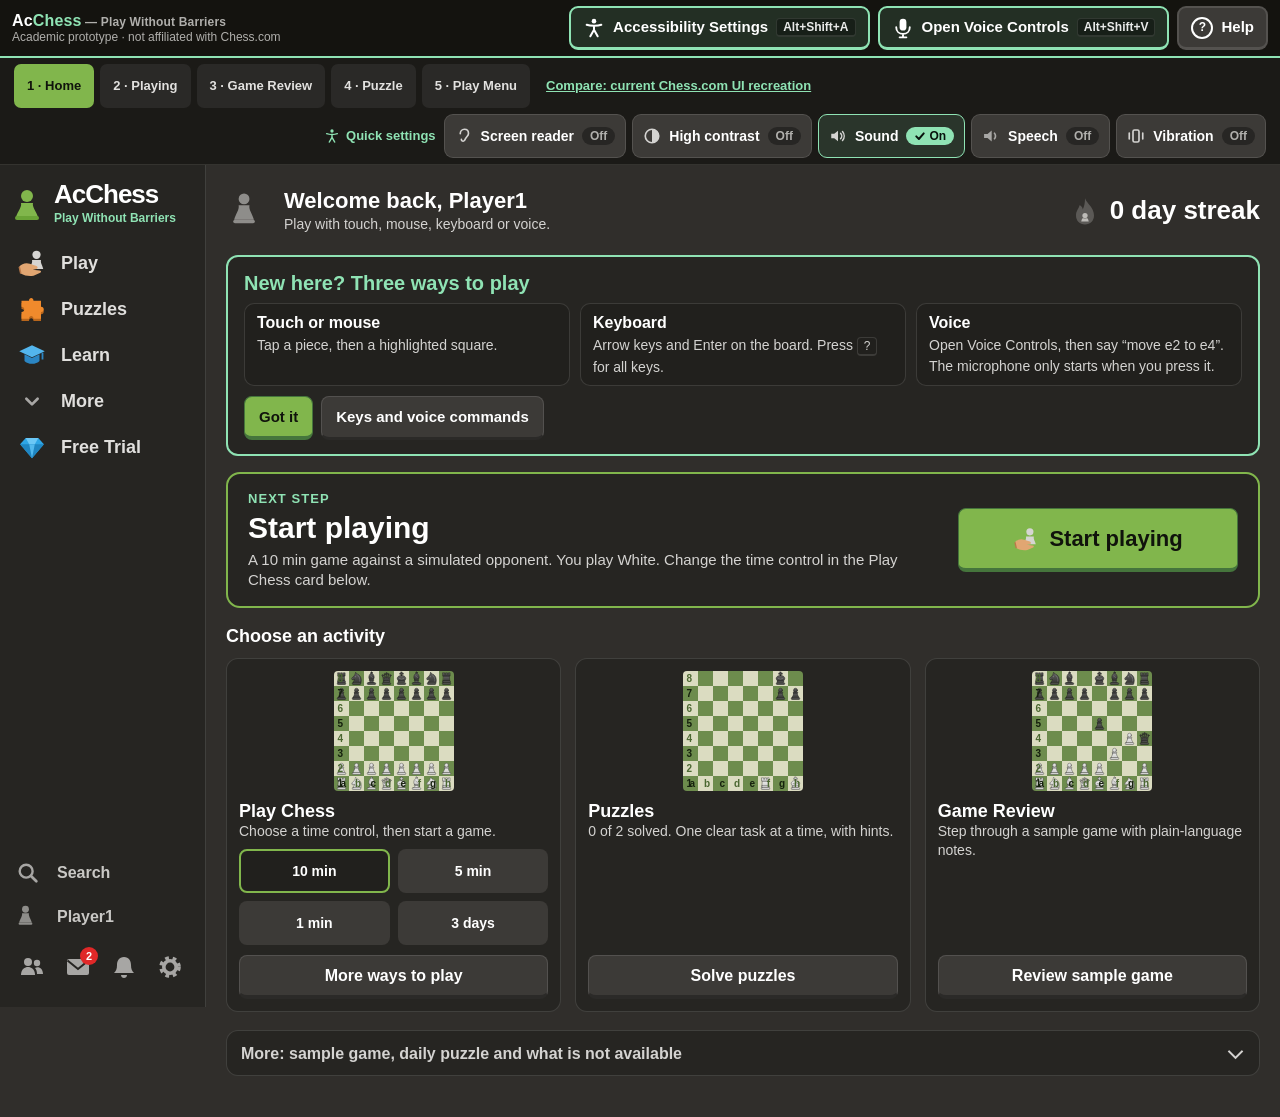
<file: index.html>
<!doctype html>
<html lang="en" data-contrast="normal" data-board="classic" data-focus="normal" data-motion="full" data-markers="enhanced">
<head>
<meta charset="utf-8">
<meta name="viewport" content="width=device-width,initial-scale=1,viewport-fit=cover">
<title>AcChess — Play Without Barriers (academic prototype)</title>
<meta name="description" content="An accessible, multimodal redesign of Chess.com. Proposed academic prototype; not an official Chess.com product.">
<style>
:root{
  --bg:#302e2b;--panel:#262522;--deep:#21201d;--raise:#32312e;--btn:#3c3a37;--btn-hi:#4a4845;--btn-edge:#2b2a28;
  --green:#81b64c;--gedge:#45753c;--on-green:#10130c;--accent:#8fe3b4;--accent-bg:rgba(143,227,180,.13);
  --text:#fff;--muted:#d4d3d1;--dim:#b0afac;--line:rgba(255,255,255,.12);--focus:#8fe3b4;--danger:#ff8f7f;--warn:#ffd166;--ok:#8fe3b4;
  --light:#ebecd0;--dark:#739552;--hl-l:#f5f682;--hl-d:#b9ca43;
  --ts:1;--bs:1;--sbw:206px;--pbh:52px;
  --f12:calc(12px*var(--ts));--f13:calc(13px*var(--ts));--f14:calc(14px*var(--ts));--f15:calc(15px*var(--ts));--f16:calc(16px*var(--ts));
  --f17:calc(17px*var(--ts));--f18:calc(18px*var(--ts));--f20:calc(20px*var(--ts));--f22:calc(22px*var(--ts));--f26:calc(26px*var(--ts));--f30:calc(30px*var(--ts));--f34:calc(34px*var(--ts));
  --bfit:max(300px,min(calc(100vh - var(--pbh) - 250px),760px));
  --bcap:calc(100vw - var(--sbw) - 440px - 400px - 120px);
}
html[data-contrast=high]{
  --bg:#000;--panel:#000;--deep:#000;--raise:#0b0b0b;--btn:#000;--btn-hi:#262626;--btn-edge:#fff;
  --green:#ffe600;--gedge:#fff;--on-green:#000;--accent:#ffe600;--accent-bg:#2b2700;
  --text:#fff;--muted:#fff;--dim:#f2f2f2;--line:#fff;--focus:#ffe600;--danger:#ff9d8f;--warn:#ffe600;--ok:#ffe600;
}
html[data-board=hc]{--light:#ffffff;--dark:#5c5c5c;--hl-l:#ffe600;--hl-d:#c9b600}
html[data-board=cb]{--light:#f3e9c6;--dark:#3d6fa8;--hl-l:#ffd24a;--hl-d:#e0a400}
*{box-sizing:border-box;margin:0;padding:0}
html{background:var(--bg);scroll-padding-top:calc(var(--pbh) + 8px)}
body{min-height:100vh;color:var(--text);background:var(--bg);font-family:"Segoe UI","Helvetica Neue",Arial,sans-serif;font-size:var(--f16);
  line-height:1.35;-webkit-font-smoothing:antialiased}
button,input,select{font:inherit;color:inherit}
button{cursor:pointer;border:0;background:none;text-align:inherit}
button:disabled{cursor:not-allowed;opacity:.5}
ul,ol{list-style:none}
h1,h2,h3{line-height:1.2}
kbd{display:inline-block;padding:0 6px;border:1px solid var(--line);border-bottom-width:2px;border-radius:4px;font:inherit;font-size:.85em;background:var(--deep)}
.sr-only{position:absolute!important;width:1px;height:1px;overflow:hidden;clip:rect(0 0 0 0);clip-path:inset(50%);white-space:nowrap}
.muted{color:var(--dim)}
.skip{position:absolute;left:8px;top:-80px;background:var(--accent);color:#000;padding:10px 14px;border-radius:8px;z-index:200;font-weight:700}
.skip:focus{top:8px}

/* ---------- focus ---------- */
:focus-visible{outline:3px solid var(--focus);outline-offset:2px;border-radius:4px}
html[data-focus=strong] :focus-visible{outline:5px solid var(--focus);outline-offset:3px;box-shadow:0 0 0 3px #000,0 0 0 9px rgba(255,255,255,.55)}
html[data-contrast=high] :focus-visible{outline-color:#ffe600}
main:focus,h1:focus{outline:none}
h1:focus-visible{outline:3px solid var(--focus)}

/* ---------- persistent header: accessibility + voice entry points ---------- */
.skiplinks .skip{position:fixed;left:8px;top:-90px;z-index:300}
.skiplinks .skip:focus{top:8px}
#protobar{position:sticky;top:0;z-index:60;background:#14130f;border-bottom:2px solid var(--accent);display:flex;flex-wrap:wrap;align-items:center;gap:6px 14px;padding:6px 12px;min-height:52px}
.brand{display:flex;flex-direction:column;line-height:1.2;margin-right:auto}
.brand b{font-size:var(--f16);letter-spacing:.01em}.brand b em{font-style:normal;color:var(--accent)}
.brand span{color:var(--dim);font-size:var(--f12)}
.a11y-entry{display:flex;flex-wrap:wrap;gap:8px;align-items:center}
.pb{display:inline-flex;align-items:center;gap:8px;min-height:42px;padding:0 12px;border-radius:9px;background:var(--btn);border:2px solid var(--line);border-bottom-width:3px;font-weight:700;font-size:var(--f15);color:var(--text);white-space:nowrap}
.pb:hover{background:var(--btn-hi)}
.pb-main{background:var(--accent-bg);border-color:var(--accent);color:var(--text)}
.pb-main:hover{background:var(--accent);color:#08130d}
.pb[aria-expanded=true]{background:var(--accent);color:#08130d}
.pb-k{font-size:var(--f12);font-weight:600;opacity:.9;background:rgba(0,0,0,.35);color:inherit}
.pb-q{width:22px;height:22px;border-radius:50%;border:2px solid currentColor;display:grid;place-items:center;font-size:.8em;font-weight:800}
#protostrip{display:flex;flex-wrap:wrap;align-items:center;gap:6px 16px;padding:6px 14px;background:#1b1a17;border-bottom:1px solid #34332f}
#screens{display:flex;gap:6px;flex-wrap:wrap}
#screens a{padding:6px 11px;border-radius:7px;background:#2a2927;color:#e2e1df;text-decoration:none;font-weight:600;font-size:var(--f13);border:1px solid transparent}
#screens a:hover{background:#3a3835}
#screens a[aria-current=page]{background:var(--green);color:var(--on-green)}
.orig{color:var(--accent);font-size:var(--f13);font-weight:600}
.disc{font-size:var(--f12);color:var(--dim);border:1px solid #3a3835;border-radius:999px;padding:3px 10px;margin-left:auto}

/* ---------- app shell + sidebar ---------- */
#app{display:flex;align-items:flex-start;min-height:calc(100vh - var(--pbh))}
#sidebarHost{width:var(--sbw);flex:none;position:sticky;top:var(--pbh);align-self:flex-start}
#sidebar{background:var(--panel);height:calc(100vh - var(--pbh));overflow-y:auto;display:flex;flex-direction:column;padding:10px 0 12px;border-right:1px solid var(--line)}
.logo{display:flex;align-items:center;gap:8px;padding:6px 12px 14px;color:#fff;text-decoration:none}
.logo .wm{display:block;font-size:var(--f26);font-weight:800;letter-spacing:-1px;line-height:1}
.logo .wm em{font-style:normal;color:#fff}
.logo small{display:block;font-size:var(--f12);color:var(--accent);margin-top:3px;font-weight:600}
.navlist{display:flex;flex-direction:column}
.sb-item{display:flex;align-items:center;gap:14px;width:100%;min-height:46px;padding:0 13px;font-size:var(--f18);font-weight:700;color:#e0dfdd;text-decoration:none;border-left:4px solid transparent}
.sb-item:hover{background:rgba(255,255,255,.07);color:#fff}
.sb-item[aria-current=page]{background:rgba(255,255,255,.09);border-left-color:var(--accent);color:#fff}
.sb-item .sb-ico{width:30px;height:30px;display:grid;place-items:center;flex:none;transition:transform .15s}
.sb-item.sub{padding-left:60px;font-size:var(--f16);font-weight:600;min-height:40px}
.sublist{background:rgba(0,0,0,.2)}
.sb-item.acc{color:var(--accent);border:1px solid var(--accent);border-radius:10px;margin:10px 10px 0;width:calc(100% - 20px);background:var(--accent-bg);padding:0 8px;font-size:var(--f16)}
.sb-item.acc:hover{background:var(--accent);color:#08130d}
.sep{padding-top:4px}
.sb-bottom{margin-top:auto;padding-top:14px}
.sb-b{display:flex;align-items:center;gap:14px;width:100%;min-height:42px;padding:0 13px;font-size:var(--f16);font-weight:600;color:#c9c8c5}
.sb-b:hover{color:#fff;background:rgba(255,255,255,.06)}
.sb-ico{width:30px;height:30px;display:grid;place-items:center;flex:none}
.sb-row{display:flex;gap:2px;padding:6px 10px}
.sb-row button{position:relative;width:42px;height:42px;display:grid;place-items:center;border-radius:8px;color:#c9c8c5}
.sb-row button:hover{background:rgba(255,255,255,.08)}
.badge{position:absolute;right:2px;top:2px;min-width:18px;height:18px;border-radius:9px;background:#e02828;color:#fff;font-size:11px;font-weight:700;display:grid;place-items:center}
#main{flex:1;min-width:0;padding:14px 20px 40px;outline:none}

/* ---------- shared controls ---------- */
.btn{display:inline-flex;align-items:center;justify-content:center;gap:8px;min-height:40px;padding:0 14px;border-radius:8px;background:var(--btn);border:1px solid var(--line);
  border-bottom:3px solid var(--btn-edge);font-weight:700;font-size:var(--f15);color:var(--text);text-align:center}
.btn:hover:not(:disabled){background:var(--btn-hi)}
.btn.sm{min-height:34px;font-size:var(--f13);padding:0 10px}
.btn.icon{min-width:40px;padding:0}
.btn.primary,.gbtn{background:var(--green);color:var(--on-green);border:1px solid var(--gedge);border-bottom:4px solid var(--gedge)}
.btn.primary:hover:not(:disabled){filter:brightness(1.08);background:var(--green)}
.btn.danger{background:#a3271c;color:#fff;border-color:#ff9d8f}
.gbtn{display:flex;align-items:center;justify-content:center;border-radius:8px;font-weight:800;font-size:var(--f20);min-height:56px;width:100%}
.gbtn:hover{filter:brightness(1.07)}
.mbtn{display:flex;align-items:center;justify-content:center;gap:12px;min-height:50px;padding:0 14px;border-radius:8px;background:var(--btn);border:1px solid var(--line);border-bottom:4px solid var(--btn-edge);font-weight:700;font-size:var(--f18);width:100%}
.mbtn:hover:not(:disabled){background:var(--btn-hi)}
.pnl{background:var(--panel);border-radius:10px;border:1px solid var(--line);overflow:hidden}
.pad{padding:16px 18px;color:var(--muted)}
.ib{display:inline-grid;place-items:center;min-width:40px;height:40px;border-radius:8px;color:#d0cfcc}
.ib:hover{background:rgba(255,255,255,.1);color:#fff}
.ib[aria-pressed=true]{color:var(--accent);background:var(--accent-bg)}

/* ---------- accessibility toolbar ---------- */
.atb{display:flex;flex-wrap:wrap;gap:8px;align-items:center;padding:7px 10px;background:var(--panel);border:1px solid var(--line);border-radius:12px;margin-bottom:14px}
.atb .lbl{display:flex;align-items:center;gap:6px;font-weight:700;font-size:var(--f14);color:var(--accent);margin-right:2px}
.tg{display:inline-flex;align-items:center;gap:8px;min-height:40px;padding:0 10px;border-radius:9px;background:var(--btn);border:1px solid var(--line);font-size:var(--f14);font-weight:600;color:var(--text)}
.tg:hover{background:var(--btn-hi)}
.tg .tgi{display:grid;place-items:center;color:var(--muted)}
.tg .st{display:inline-flex;align-items:center;gap:3px;font-size:var(--f12);font-weight:700;padding:1px 8px;border-radius:999px;background:rgba(0,0,0,.35);color:var(--dim)}
.tg[aria-pressed=true]{background:var(--accent-bg);border-color:var(--accent)}
.tg[aria-pressed=true] .st{background:var(--accent);color:#08130d}
.tg.act{background:transparent;border-style:dashed}
.hviz{font-size:var(--f13);color:var(--warn);font-weight:700;margin-left:auto;min-height:1em}
.hviz.on{animation:pulse .5s 2}
@keyframes pulse{50%{opacity:.35}}

/* ---------- dialogs ---------- */
.dlg-back{position:fixed;inset:0;background:rgba(0,0,0,.62);z-index:120;display:grid;place-items:center;padding:16px}
.dlg{background:var(--panel);border:2px solid var(--accent);border-radius:14px;width:min(520px,100%);max-height:90vh;overflow:auto;padding:20px 22px;box-shadow:0 20px 60px rgba(0,0,0,.6)}
.dlg h2{font-size:var(--f22);margin-bottom:10px}
.dlg-body p{color:var(--muted);margin-bottom:10px}
.dlg-hint{font-size:var(--f14);color:var(--dim)}
.dlg-actions{display:flex;flex-wrap:wrap;gap:10px;justify-content:flex-end;margin-top:16px}
.dlg .keys{width:100%;border-collapse:collapse;font-size:var(--f15)}
.dlg .keys th{text-align:left;padding:6px 12px 6px 0;white-space:nowrap;color:var(--accent);vertical-align:top}
.dlg .keys td{padding:6px 0;color:var(--muted)}
.dlg .plain li{margin-bottom:8px;color:var(--muted)}
.fld{display:block;margin-bottom:10px}.fld span{display:block;font-weight:600;margin-bottom:6px}
.fld input,#vIn{width:100%;min-height:42px;padding:0 12px;border-radius:8px;border:2px solid var(--line);background:var(--deep);color:var(--text)}
.srch{display:flex;flex-direction:column;gap:6px;max-height:280px;overflow:auto}
.srch .btn{width:100%;justify-content:space-between}.srch small{color:var(--dim);font-weight:400}

/* ---------- accessibility drawer ---------- */
#a11y{position:fixed;top:var(--pbh);right:0;bottom:0;width:min(430px,100vw);z-index:90;background:var(--panel);border-left:2px solid var(--accent);
  display:flex;flex-direction:column;box-shadow:-12px 0 40px rgba(0,0,0,.5)}
#a11y[hidden]{display:none}
.a11y-h{display:flex;justify-content:space-between;gap:10px;padding:14px 16px;border-bottom:1px solid var(--line);background:var(--deep)}
.a11y-h h2{display:flex;align-items:center;gap:8px;font-size:var(--f20);color:var(--accent)}
.a11y-h p{font-size:var(--f13);color:var(--dim);margin-top:4px}
.a11y-body{flex:1;overflow-y:auto;padding:6px 16px 16px}
.a11y-body section{padding:12px 0;border-bottom:1px solid var(--line)}
.a11y-body h3{font-size:var(--f14);text-transform:uppercase;letter-spacing:.08em;color:var(--accent);margin-bottom:6px}
.srow{display:flex;justify-content:space-between;align-items:flex-start;gap:12px;padding:8px 0}
.srow.col{flex-direction:column;align-items:stretch}
.slab{flex:1;min-width:0}.slab>span,.slab>label{display:block;font-weight:700;font-size:var(--f16)}
.slab small{display:block;color:var(--dim);font-size:var(--f13);margin-top:2px}
.slab .btn{margin-top:8px}
.sw{flex:none;display:inline-flex;align-items:center;gap:8px;min-width:88px;height:38px;padding:0 10px 0 4px;border-radius:999px;background:var(--btn);border:2px solid var(--line);font-weight:700;font-size:var(--f13)}
.sw .knob{width:26px;height:26px;border-radius:50%;background:#8b8987;transition:transform .15s}
.sw[aria-checked=true]{background:var(--accent-bg);border-color:var(--accent)}
.sw[aria-checked=true] .knob{background:var(--accent);transform:translateX(0)}
.sw .st{display:inline-flex;align-items:center;gap:4px;margin-left:auto}
.rng{display:flex;align-items:center;gap:10px}
.rng input{flex:1;accent-color:var(--accent);height:30px}
.rng output{min-width:52px;text-align:right;font-weight:700}
.srow select{min-height:42px;border-radius:8px;border:2px solid var(--line);background:var(--deep);padding:0 8px}
.note{font-size:var(--f13);color:var(--dim);margin-top:6px}
.a11y-f{padding:12px 16px;border-top:1px solid var(--line)}

/* ---------- board ---------- */
.board{position:relative;display:grid;grid-template-columns:repeat(8,1fr);grid-template-rows:repeat(8,1fr);aspect-ratio:1;width:100%;user-select:none;border-radius:4px;overflow:hidden;
  font-size:calc(14px*var(--ts))}
.board>[role=row],.board.static>div{display:contents}
.sq{position:relative;background:var(--light);min-width:0;min-height:0}
.sq.d{background:var(--dark)}
html[data-board=hc] .sq.d{background-image:repeating-linear-gradient(135deg,rgba(255,255,255,.22) 0 3px,transparent 3px 8px)}
.board.grass .sq.l{background:#a9d86a}.board.grass .sq.d{background:#93c653;background-image:none}
.pcl{position:absolute;inset:0;pointer-events:none}
.pcl .pc{position:absolute;inset:0;width:100%;height:100%}
.sq .rk,.sq .fl{position:absolute;font-weight:800;line-height:1;pointer-events:none;font-size:max(10px,calc(var(--bwpx,700)*0.0215px*var(--ts)));z-index:1}
.sq .rk{left:.35em;top:.3em}.sq .fl{right:.3em;bottom:.25em}
.sq.l .rk,.sq.l .fl{color:#4f6e34}.sq.d .rk,.sq.d .fl{color:#f1f2dc}
html[data-board=hc] .sq.l .rk,html[data-board=hc] .sq.l .fl{color:#000}
html[data-board=hc] .sq.d .rk,html[data-board=hc] .sq.d .fl{color:#fff}
html[data-board=cb] .sq.l .rk,html[data-board=cb] .sq.l .fl{color:#1f3f66}
.board.live .sq{cursor:pointer}
/* last move / selection (colour layer) */
.sq.lmt.l,.sq.lmf.l,.sq.sel.l{background:var(--hl-l)}
.sq.lmt.d,.sq.lmf.d,.sq.sel.d{background:var(--hl-d)}
.sq.pt{background:var(--pt)!important}
/* markers layer */
.sq .mk{position:absolute;inset:0;pointer-events:none;z-index:2}
.sq .mk::after{content:attr(data-chip);display:none;position:absolute;left:3px;bottom:3px;padding:1px 5px;border-radius:3px;background:#000;color:#fff;
  font-weight:800;font-size:max(9px,calc(var(--bwpx,700)*0.0155px*var(--ts)));letter-spacing:.04em;line-height:1.25;border:1px solid #fff}
html[data-markers=enhanced] .sq .mk[data-chip]:not([data-chip=""])::after{display:block}
.sq.tgt::before{content:"";position:absolute;left:35%;top:35%;width:30%;height:30%;border-radius:50%;background:rgba(0,0,0,.28);z-index:2}
.sq.cap::before{content:"";position:absolute;inset:5%;border-radius:50%;border:6px solid rgba(0,0,0,.3);z-index:2}
html[data-markers=enhanced] .sq.tgt::before{left:30%;top:30%;width:40%;height:40%;background:#111;border:4px solid #fff;box-shadow:0 0 0 2px #000}
html[data-markers=enhanced] .sq.cap::before{inset:2%;border:7px double #fff;box-shadow:0 0 0 3px #000,inset 0 0 0 3px #000;background:repeating-linear-gradient(45deg,rgba(0,0,0,.25) 0 5px,transparent 5px 10px)}
html[data-markers=enhanced] .sq.sel{box-shadow:inset 0 0 0 5px #111,inset 0 0 0 9px #fff;z-index:2}
html[data-markers=enhanced] .sq.lmt{box-shadow:inset 0 0 0 4px rgba(0,0,0,.65)}
html[data-markers=enhanced] .sq.lmf{outline:4px dashed rgba(0,0,0,.65);outline-offset:-6px}
.sq.chk{box-shadow:inset 0 0 0 5px #c92a2a;background-image:radial-gradient(circle,rgba(214,47,47,.55),transparent 70%)}
html[data-markers=enhanced] .sq.chk{background-image:repeating-linear-gradient(45deg,rgba(214,47,47,.55) 0 7px,transparent 7px 14px);box-shadow:inset 0 0 0 5px #c92a2a,inset 0 0 0 9px #fff}
.sq.hnt{outline:4px dotted #000;outline-offset:-6px;background-image:radial-gradient(circle,rgba(255,255,255,.55),transparent 75%)}
/* keyboard cursor + focus */
.sq.cur:not(:focus){outline:2px dashed rgba(255,255,255,.55);outline-offset:-4px}
html[data-contrast=high] .sq.cur:not(:focus){outline-color:#ffe600}
.sq:focus-visible,.sq:focus{outline:5px solid var(--focus);outline-offset:-5px;border-radius:0;z-index:5;box-shadow:inset 0 0 0 9px rgba(0,0,0,.8)}
html[data-focus=strong] .sq:focus-visible,html[data-focus=strong] .sq:focus{outline-width:8px;outline-offset:-8px;box-shadow:inset 0 0 0 14px #000}
.sq.sel:focus{box-shadow:inset 0 0 0 9px rgba(0,0,0,.8)}
.bdg{position:absolute;right:-6px;top:-8px;width:30px;height:30px;border-radius:50%;background:#e03a28;color:#fff;border:2px solid #fff;font-size:15px;font-weight:800;
  display:grid;place-items:center;z-index:6;font-style:normal}
.sq .mk{overflow:visible}
.arrows{position:absolute;inset:0;pointer-events:none;z-index:4}
.arrows svg{width:100%;height:100%}
.board.shake{animation:shake .35s}
@keyframes shake{20%{transform:translateX(-6px)}40%{transform:translateX(6px)}60%{transform:translateX(-4px)}80%{transform:translateX(4px)}}

/* ---------- layout of game-like screens ---------- */
.lay{display:grid;grid-template-columns:auto 440px 400px;grid-template-areas:"b p d";gap:20px;align-items:start;justify-content:start}
.bcol{grid-area:b}.gpanel,.rpanel,.ppanel,.mpanel{grid-area:p}.dock{grid-area:d}
.lay-review{grid-template-columns:auto 470px 400px}
.lay-puzzle{grid-template-columns:auto 400px 400px}
.lay-menu{grid-template-columns:auto 520px 400px}
.bcol{min-width:0}
.bwrap{width:min(calc(var(--bfit)*var(--bs)),var(--bcap));max-width:100%}
.lay-puzzle .bwrap{width:min(calc(var(--bfit)*1.1*var(--bs)),var(--bcap))}
.evwrap{display:flex;gap:6px}
.evwrap #board{flex:1;min-width:0}
.evalbar{position:relative;width:32px;flex:none;background:#403d39;border:1px solid var(--line);border-radius:3px;color:#fff;font-size:var(--f12);font-weight:800}
.evalbar span{position:absolute;left:3px;top:6px}
.prow{display:flex;align-items:center;gap:10px;margin:8px 0;min-height:50px}
.pinfo{flex:1;min-width:0;font-size:var(--f17);font-weight:700}
.pinfo .pr{font-weight:400;color:var(--muted)}
.pinfo .who{display:block;font-size:var(--f13);font-weight:500;color:var(--dim);margin-top:1px}
.clock{display:flex;align-items:center;justify-content:flex-end;gap:10px;min-width:140px;height:50px;padding:0 14px;border-radius:6px;background:var(--panel);
  color:#9a9895;font-size:var(--f30);font-weight:700;font-variant-numeric:tabular-nums;border:1px solid var(--line)}
.clock.active{background:#fff;color:#262522;border-color:#fff}
.clock.white{color:#fff}.clock.gray{background:#85837f;color:#1d1c1a}
html[data-contrast=high] .clock{color:#fff;border:2px solid #fff}
html[data-contrast=high] .clock.active{background:#ffe600;color:#000}
.kbhint{font-size:var(--f13);color:var(--dim);margin-top:6px}

/* ---------- game panel ---------- */
.gpanel{display:flex;flex-direction:column;min-height:560px}
.gtabs{display:flex;background:var(--deep)}
.gtabs button{flex:1;display:flex;flex-direction:column;align-items:center;justify-content:center;gap:3px;min-height:68px;font-size:var(--f14);font-weight:600;color:#c9c8c5}
.gtabs button:hover{color:#fff;background:rgba(255,255,255,.06)}
.gtabs button[aria-current]{color:#fff;box-shadow:inset 0 -3px 0 var(--accent)}
.subtabs{display:flex;border-bottom:1px solid var(--line)}
.subtabs button{flex:1;min-height:54px;text-align:center;font-size:var(--f17);font-weight:600;color:var(--muted);position:relative}
.subtabs button[aria-selected=true]{color:#fff}
.subtabs button[aria-selected=true]::after{content:"";position:absolute;left:0;right:0;bottom:-1px;height:3px;background:var(--accent)}
.tabpanel{display:flex;flex-direction:column;flex:1;min-height:0}
.tabpanel[hidden]{display:none}
.movehead{display:flex;align-items:center;justify-content:space-between;padding:0 8px 0 18px;min-height:46px;font-weight:600;color:var(--muted);border-bottom:1px solid var(--line)}
.movelist{flex:1;overflow-y:auto;min-height:160px;max-height:520px}
.mrow{display:grid;grid-template-columns:50px 1fr 1fr;min-height:38px;align-items:stretch;font-size:var(--f17);font-weight:700}
.mrow:nth-child(even){background:rgba(255,255,255,.035)}
.mrow .n{background:var(--deep);color:var(--dim);display:grid;place-items:center;font-weight:600}
.mrow .m{display:flex;align-items:center;gap:3px;padding:0 14px;min-height:38px;color:#fff}
.mrow .m:hover{background:var(--btn)}
.mrow .m.cur{background:var(--btn-hi);box-shadow:inset 3px 0 0 var(--accent)}
.fig{display:inline-block;width:22px;height:22px;position:relative}
.fig .pc{position:absolute;inset:0;width:100%;height:100%}
.result{padding:10px 14px;background:var(--accent-bg);border-top:1px solid var(--accent);display:flex;gap:10px;align-items:center;justify-content:space-between;flex-wrap:wrap}
.matchinfo{text-align:center;font-size:var(--f15);line-height:1.6;color:var(--muted);padding:10px 8px}
.matchinfo b{color:#fff;font-weight:600}
.gbottom{background:#2b2a27;padding:14px 16px 12px}
html[data-contrast=high] .gbottom{background:#000;border-top:2px solid #fff}
.ctrls{display:flex;gap:8px;justify-content:center}
.ctrls button{flex:1;max-width:84px;height:52px;border-radius:8px;background:var(--btn);border:1px solid var(--line);border-bottom:4px solid var(--btn-edge);display:grid;place-items:center}
.ctrls button:hover:not(:disabled){background:var(--btn-hi)}
.ctrls .big{background:#4b4947}
.gfoot{display:flex;align-items:center;gap:6px;margin-top:12px;font-size:var(--f16);font-weight:600;color:var(--muted)}
.gfoot button{display:inline-flex;align-items:center;gap:6px;min-height:42px;padding:0 10px;border-radius:8px}
.gfoot button:hover:not(:disabled){background:rgba(255,255,255,.08);color:#fff}
.gfoot .flip{margin-left:auto}
.info-dl div{display:grid;grid-template-columns:110px 1fr;gap:8px;padding:6px 0;border-bottom:1px solid var(--line)}
.info-dl dt{color:var(--dim)}

/* ---------- dock ---------- */
.dock{display:flex;flex-direction:column;gap:12px;min-width:0}
.dcard{background:var(--panel);border:1px solid var(--line);border-radius:12px;padding:14px}
.dcard h2{display:flex;align-items:center;gap:8px;font-size:var(--f16);margin-bottom:10px;color:var(--accent)}
.latest{background:var(--deep);border:1px solid var(--line);border-left:4px solid var(--accent);border-radius:8px;padding:8px 10px;margin-bottom:10px;font-size:var(--f15);min-height:44px}
.stat-dl>div{display:grid;grid-template-columns:100px 1fr;gap:8px;padding:5px 0;border-bottom:1px solid var(--line);font-size:var(--f15)}
.stat-dl dt{color:var(--dim)}
.stat-dl dd.bad,.vdl .res.bad{color:var(--danger);font-weight:700}
.stat-dl dd.ok,.vdl .res.ok{color:var(--ok)}
.stat-dl dd.warn{color:var(--warn)}
.stat-dl em{color:var(--warn);font-style:normal;font-weight:600;display:block}
.btnrow{display:flex;flex-wrap:wrap;gap:8px;margin-top:10px}
.vrow{display:flex;align-items:center;gap:12px;margin-bottom:10px}
.mic{width:58px;height:58px;border-radius:50%;background:var(--btn);border:2px solid var(--line);display:grid;place-items:center;flex:none;color:#fff}
.mic:hover{background:var(--btn-hi)}
.mic[aria-pressed=true]{background:var(--accent);color:#08130d;border-color:#fff}
.mic[aria-disabled=true]{opacity:.55}
.vind{display:flex;align-items:center;gap:8px;font-size:var(--f14);color:var(--muted)}
.vind .dot{width:12px;height:12px;border-radius:50%;background:#77746f;flex:none}
.vind.on{color:var(--accent);font-weight:700}
.vind.on .dot{background:var(--accent);animation:pulse 1s infinite}
#vForm label{display:block;font-size:var(--f13);color:var(--dim);margin-bottom:5px}
.vin{display:flex;gap:8px}
.chips{display:flex;flex-wrap:wrap;gap:6px;margin:10px 0}
.chip{padding:5px 10px;border-radius:999px;background:var(--btn);border:1px solid var(--line);font-size:var(--f13);font-weight:600}
.chip:hover{background:var(--btn-hi)}
.vdl{display:grid;grid-template-columns:104px 1fr;gap:4px 8px;font-size:var(--f14)}
.vdl dt{color:var(--dim)}.vdl dd{overflow-wrap:anywhere}
.vhist{margin-top:10px;font-size:var(--f14)}.vhist summary{cursor:pointer;color:var(--muted);min-height:32px;display:flex;align-items:center}
.hist{max-height:170px;overflow:auto;margin-top:6px}
.hist li{padding:6px 8px;border-left:3px solid var(--line);margin-bottom:6px;background:var(--deep);border-radius:0 6px 6px 0}
.hist li.ok{border-left-color:var(--ok)}.hist li.fail{border-left-color:var(--danger)}.hist li.confirm{border-left-color:var(--warn)}
.hist .oc,.hist .sm{display:block;font-size:var(--f12);color:var(--dim)}
.alog{max-height:230px;overflow-y:auto;font-size:var(--f14);margin-top:10px;background:var(--deep);border-radius:8px;border:1px solid var(--line)}
.alog li{display:grid;grid-template-columns:auto auto 1fr auto;gap:8px;padding:6px 8px;border-bottom:1px solid var(--line);align-items:baseline}
.alog time{color:var(--dim);font-size:var(--f12);font-variant-numeric:tabular-nums}
.alog .kd{font-size:var(--f12);font-weight:700;color:var(--accent);text-transform:uppercase;letter-spacing:.04em}
.alog .k-alert .kd{color:var(--danger)}.alog .k-fx .tx,.alog .k-focus .tx{color:var(--dim)}
.alog .sp{color:var(--accent)}

/* ---------- home ---------- */
.home{max-width:1320px}
.home-head{display:flex;align-items:center;gap:14px;min-height:64px;margin-bottom:10px}
.home-head h1{font-size:var(--f22)}
.streak{margin-left:auto;display:flex;align-items:center;gap:10px;font-size:var(--f26);font-weight:800}
.qa{background:var(--panel);border:1px solid var(--accent);border-radius:12px;padding:12px 14px;margin-bottom:16px}
.qa h2{display:flex;align-items:center;gap:8px;font-size:var(--f16);color:var(--accent);margin-bottom:10px}
.qa-row{display:flex;flex-wrap:wrap;gap:10px}
.home-grid{display:grid;grid-template-columns:minmax(300px,380px) 1fr;gap:16px;margin-bottom:16px;align-items:start}
.playpanel{padding:18px}
.playpanel h2{font-size:var(--f26);margin-bottom:12px}
.playpanel h3{font-size:var(--f14);color:var(--dim);text-transform:uppercase;letter-spacing:.07em;margin:18px 0 8px}
.tc{display:flex;gap:8px;margin-bottom:14px}
.tc button{flex:1;min-height:48px;border-radius:8px;background:var(--btn);border:2px solid transparent;font-weight:700;font-size:var(--f16);text-align:center}
.tc button[aria-pressed=true]{border-color:var(--green);background:var(--deep)}
.hero{min-height:76px;font-size:var(--f30)}
.more{display:grid;gap:8px}
.more .mbtn{justify-content:flex-start;font-size:var(--f17);min-height:48px;background:transparent;border-bottom-width:1px}
.coach-ic{width:30px;height:30px;border-radius:50%;overflow:hidden;background:#caa987;display:inline-block}
.cards{display:grid;grid-template-columns:repeat(auto-fit,minmax(190px,1fr));gap:14px}
.card{background:var(--panel);border:1px solid var(--line);border-radius:12px;padding:12px;display:flex;flex-direction:column;gap:10px}
.mini{width:100%;max-width:150px;aspect-ratio:1;margin:0 auto;opacity:.92}
.card .ctext h3{font-size:var(--f18)}.card .ctext p{color:var(--muted);font-size:var(--f14)}
.card .mbtn{margin-top:auto;font-size:var(--f16);min-height:44px}
.home-lower{display:grid;grid-template-columns:repeat(auto-fit,minmax(280px,1fr));gap:16px}
.sec{background:var(--panel);border:1px solid var(--line);border-radius:12px;padding:14px}
.sec-h{display:flex;align-items:center;justify-content:space-between;margin-bottom:10px}
.sec-h h2{font-size:var(--f20)}
.rm{display:flex;gap:14px;align-items:flex-start}
.rm .mini{width:120px;margin:0;flex:none}
.avbig{width:86px;height:86px;border-radius:8px;background:#cfcdc9;display:grid;place-items:end center;overflow:hidden;flex:none}
.rm .nm{font-size:var(--f17);font-weight:700}.rm .sub{color:var(--muted);font-size:var(--f15);margin-top:4px}
.tag{display:inline-block;margin-top:8px;padding:2px 8px;font-size:var(--f12);font-weight:700;letter-spacing:.04em;color:var(--ok);background:var(--accent-bg);border-radius:4px;border:1px solid var(--accent)}
.rm .gbtn{min-height:46px;font-size:var(--f17);width:auto;padding:0 22px}

/* ---------- review ---------- */
.rpanel{display:flex;flex-direction:column;min-height:620px}
.rhead{display:flex;align-items:center;justify-content:center;gap:10px;padding:12px;background:var(--deep)}
.rhead h2{font-size:var(--f20)}
.sample-note{font-size:var(--f13);color:var(--warn);padding:8px 14px;border-bottom:1px solid var(--line);background:rgba(255,209,102,.07)}
.rnav{display:flex;align-items:center;gap:8px;padding:10px 14px;border-bottom:1px solid var(--line)}
.rnav button{width:52px;height:44px;border-radius:8px;background:var(--btn);border:1px solid var(--line);border-bottom:3px solid var(--btn-edge);display:grid;place-items:center}
.rnav button:hover:not(:disabled){background:var(--btn-hi)}
.rpos{flex:1;text-align:center;font-weight:700;font-size:var(--f16)}
.rscroll{flex:1;overflow-y:auto;padding:16px 14px;max-height:640px}
.coachrow{display:flex;align-items:flex-end;gap:2px;margin-bottom:14px}
.coach-av{width:88px;height:92px;flex:none;overflow:hidden;display:block}
.coach-av svg{width:100%;height:100%}
.bubble{background:#fff;color:#262522;border-radius:10px;padding:12px 14px;font-size:var(--f16);line-height:1.4;position:relative;flex:1;min-height:70px}
.bubble::before{content:"";position:absolute;left:-9px;bottom:30px;border:9px solid transparent;border-right-color:#fff;border-left:0}
.graph{height:98px;border-radius:6px;overflow:hidden;border:1px solid var(--line)}
.graph svg{width:100%;height:100%;display:block}
.gdata{margin:8px 0;font-size:var(--f14);color:var(--muted)}.gdata summary{cursor:pointer;min-height:32px;display:flex;align-items:center}
.gdata ol{padding-left:18px;list-style:decimal}
.visual{margin:10px 0;padding:10px 12px;background:var(--deep);border-left:4px solid var(--accent);border-radius:6px;font-size:var(--f15);color:var(--muted)}
.visual b{color:#fff}
.rmoves{display:grid;grid-template-columns:repeat(auto-fit,minmax(150px,1fr));gap:6px;margin:12px 0}
.rmoves button{width:100%;display:flex;gap:8px;align-items:center;padding:8px 10px;border-radius:8px;background:var(--btn);border:1px solid var(--line);font-size:var(--f15)}
.rmoves button.cur{border-color:var(--accent);background:var(--accent-bg)}
.rmoves .mn{color:var(--dim)}.rmoves .mk2{margin-left:auto;font-weight:700;font-size:var(--f13)}
.pl{display:grid;grid-template-columns:1fr 70px 30px 70px;gap:4px;margin-top:12px;text-align:center;align-items:center}
.pl .nm{font-size:var(--f13);font-weight:700}
.pl .lab{text-align:left;font-weight:600}
.pl .box{width:70px;height:70px;border-radius:5px;background:#d3d1cd;display:grid;place-items:end center;overflow:hidden}
.pl .box.g{outline:3px solid var(--green);outline-offset:-3px}
.pl .acc{width:70px;height:42px;border-radius:5px;display:grid;place-items:center;font-weight:700;background:#403d39;border:1px solid var(--line)}
.pl .acc.w{background:#fff}
.rstats{width:100%;border-collapse:collapse;margin-top:14px;font-size:var(--f16);font-weight:600}
.rstats th,.rstats td{padding:8px 4px;border-top:1px solid var(--line);text-align:center}
.rstats th[scope=row],.rstats thead th:first-child{text-align:left}
.rstats td.ic svg{margin:auto}
.rfoot{padding:12px 14px 16px;background:var(--panel)}
.rfoot .gbtn{min-height:68px;font-size:var(--f26)}

/* ---------- puzzle ---------- */
.ppanel{display:flex;flex-direction:column;min-height:620px}
.phead{display:flex;align-items:center;gap:10px;padding:14px 16px;background:var(--deep)}
.phead h2{font-size:var(--f30)}.phead .sp{margin-left:auto;display:flex;gap:4px}
.pbody{flex:1;padding:22px 20px}
.pcoach{display:flex;align-items:flex-start}
.coach-av.p{width:78px;height:82px;margin-top:8px}
.pbubble{background:#fff;color:#262522;border-radius:10px;padding:14px 16px;font-size:var(--f16);line-height:1.4;flex:1;margin-left:-8px;position:relative}
.pbubble .t{display:flex;align-items:center;gap:12px;font-size:var(--f18);margin-bottom:8px}
.pbubble .t i{width:28px;height:28px;border:2px solid #6b6a67;border-radius:5px;display:grid;place-items:center;flex:none;font-style:normal;font-weight:800}
.pbubble .t i.ok{background:#2f7d32;border-color:#2f7d32;color:#fff}
.pbubble .t i.bad{background:#b3261e;border-color:#b3261e;color:#fff}
.demo-note{font-size:var(--f13);color:var(--warn);margin-top:12px}
.pscore{margin-top:18px;font-size:var(--f30);font-weight:800}
.pbar{display:flex;align-items:center;gap:12px;margin-top:4px}
.pbar .bar{flex:1;height:20px;border-radius:7px;background:var(--btn);border:1px solid var(--line);overflow:hidden}
.pbar .bar i{display:block;height:100%;width:0;background:var(--green);transition:width .4s}
.pfoot{background:#2b2a27;padding:16px 20px 12px}
html[data-contrast=high] .pfoot{background:#000;border-top:2px solid #fff}
.btnrow2{display:flex;gap:10px}.btnrow2 .mbtn{flex:1}
.pfoot .row{display:flex;align-items:center;gap:6px;margin-top:10px;color:var(--muted)}.grow{flex:1;text-align:center;font-size:var(--f14)}

/* ---------- play menu ---------- */
.mpanel{display:flex;flex-direction:column;min-height:620px}
.mhead{display:flex;align-items:center;justify-content:center;gap:16px;padding:16px;background:var(--deep)}
.mhead h2{font-size:var(--f34)}
.mlist{padding:16px 18px 20px;overflow-y:auto;max-height:720px}
.acc-card,.mitem{display:flex;align-items:center;gap:20px;width:100%;padding:14px 20px;border-radius:10px;background:var(--raise);border:1px solid var(--line);border-bottom:4px solid var(--btn-edge);min-height:100px;margin-bottom:10px;text-align:left}
.acc-card{border-color:var(--accent);background:var(--accent-bg);color:var(--text)}
.acc-card .ico{color:var(--accent)}
.acc-card:hover,.mitem:hover{background:var(--btn-hi)}
.mtx{display:flex;flex-direction:column;gap:4px;min-width:0}
.mtx b{font-size:var(--f22)}.mtx span{font-size:var(--f15);color:var(--muted)}
.ico{width:60px;height:60px;display:grid;place-items:center;flex:none}
.coach-ic.big{width:58px;height:58px}
.grp{font-size:var(--f14);text-transform:uppercase;letter-spacing:.08em;color:var(--dim);margin:14px 0 8px}

/* ---------- responsive ---------- */
@media (max-width:1639px){
  :root{--bcap:calc(100vw - var(--sbw) - 440px - 100px)}
  .lay,.lay-review,.lay-puzzle,.lay-menu{grid-template-columns:auto minmax(340px,1fr);grid-template-areas:"b p" "b d";grid-template-rows:auto 1fr}
  .gpanel,.rpanel,.ppanel,.mpanel{min-height:0}
  .movelist{min-height:120px;max-height:260px}
  .rscroll{max-height:380px}.mlist{max-height:430px}
}
html[data-motion=reduced] *,html[data-motion=reduced] *::before,html[data-motion=reduced] *::after{animation:none!important;transition:none!important}
@media print{#protobar,#sidebarHost,.dock{display:none}}


/* ============ final accessibility refinements ============ */
/* Voice Controls panel: compact, docked bottom-right so the chessboard stays visible */
#voicePanel{position:fixed;right:12px;bottom:12px;width:min(390px,calc(100vw - 24px));max-height:min(78vh,560px);z-index:95;background:var(--panel);
  border:2px solid var(--accent);border-radius:14px;box-shadow:0 12px 40px rgba(0,0,0,.55);display:flex;flex-direction:column;overflow:hidden}
#voicePanel[hidden]{display:none}
.vp-h{display:flex;align-items:center;justify-content:space-between;gap:8px;padding:10px 12px;background:var(--deep);border-bottom:1px solid var(--line)}
.vp-h h2{display:flex;align-items:center;gap:8px;font-size:var(--f18);color:var(--accent)}
.vp-b{padding:12px;overflow-y:auto}
.vp-help{font-size:var(--f14);color:var(--muted);margin-bottom:10px}
.vp-help b{color:#fff}
body.a11y-open #voicePanel{right:min(446px,calc(100vw - 24px))}
body.voice-open #main{padding-bottom:calc(40px + 12px)}
.vdl dd.res.ok{color:var(--ok)}
.small{font-size:var(--f13)}
.mic{width:64px;height:64px}
.mic[aria-pressed=true]{outline:3px dashed #fff;outline-offset:3px}
/* welcome banner */
.welcome{background:var(--panel);border:2px solid var(--accent);border-radius:12px;padding:14px 16px;margin-bottom:14px}
.welcome h2{font-size:var(--f20);color:var(--accent);margin-bottom:8px}
.welcome p{color:var(--muted);margin-bottom:6px}
.welcome-list{margin:6px 0 8px 1.2em;list-style:disc;color:var(--muted)}
.welcome-list li{margin-bottom:4px}.welcome-list b{color:#fff}
/* piece theme: letter labels */
.plt{position:absolute;left:5%;bottom:5%;min-width:1.5em;padding:0 .25em;border-radius:3px;border:2px solid;font-weight:800;line-height:1.25;text-align:center;
  font-size:max(10px,calc(var(--bwpx,700)*0.026px*var(--ts)));pointer-events:none;z-index:1}
.plt.w{background:#fff;color:#000;border-color:#000}
.plt.b{background:#000;color:#fff;border-color:#fff}
/* optional drag-and-drop (only when Click-to-move mode is off) */
.drag-ghost{position:fixed;z-index:400;pointer-events:none;transform:translate(-50%,-50%);filter:drop-shadow(0 8px 10px rgba(0,0,0,.55))}
.drag-ghost .pc{position:absolute;inset:0;width:100%;height:100%}
.sq.dragsrc .pcl{opacity:.3}
html[data-click=drag] .board.live .sq{touch-action:none}
/* larger interactive targets */
html[data-targets=large] button,html[data-targets=large] .btn,html[data-targets=large] .tg,html[data-targets=large] .chip,html[data-targets=large] .pb,
html[data-targets=large] .sb-item,html[data-targets=large] .sb-b,html[data-targets=large] #screens a,html[data-targets=large] select,
html[data-targets=large] input[type=text],html[data-targets=large] input[type=search]{min-height:54px}
html[data-targets=large] button:not(.sq),html[data-targets=large] .ib,html[data-targets=large] .btn.icon{min-width:54px}
html[data-targets=large] .sb-row button{width:54px;height:54px}
html[data-targets=large] .ctrls button,html[data-targets=large] .rnav button{height:64px}
html[data-targets=large] .mrow .m,html[data-targets=large] .rmoves button{min-height:54px}
html[data-targets=large] .sw{height:52px;min-width:112px}
html[data-targets=large] .atb,html[data-targets=large] .btnrow,html[data-targets=large] .qa-row,html[data-targets=large] .chips,
html[data-targets=large] .a11y-entry,html[data-targets=large] #screens,html[data-targets=large] .more{gap:12px}
html[data-targets=large] .tc button{min-height:60px}
/* high contrast extras */
html[data-contrast=high] .pb,html[data-contrast=high] .btn,html[data-contrast=high] .tg,html[data-contrast=high] .mbtn,html[data-contrast=high] .chip,
html[data-contrast=high] .card,html[data-contrast=high] .dcard,html[data-contrast=high] .pnl,html[data-contrast=high] .sec,html[data-contrast=high] .welcome,
html[data-contrast=high] #voicePanel,html[data-contrast=high] #a11y,html[data-contrast=high] .dlg{border-color:#fff}
html[data-contrast=high] #protobar{border-bottom-color:#ffe600}
html[data-contrast=high] .pb-main{background:#000;border-color:#ffe600;color:#ffe600}
html[data-contrast=high] .pb-main:hover,html[data-contrast=high] .pb[aria-expanded=true]{background:#ffe600;color:#000}
html[data-contrast=high] .disc,html[data-contrast=high] #protostrip{border-color:#fff}
html[data-contrast=high] a{color:#ffe600}
/* narrow screens: keep the two persistent buttons in one compact row */
@media (max-width:760px){
  .brand span{display:none}
  .pb-l,.pb-k{display:none}
  .pb{padding:0 10px}
  .disc{margin-left:0}
}
@media (max-width:420px){
  .brand b{font-size:var(--f14)}
  #protobar{gap:4px 8px;padding:5px 8px}
}
@media (max-height:520px){#voicePanel{max-height:calc(100vh - var(--pbh) - 24px)}}

/* very large text: keep the persistent header compact (short labels, no shortcut hints) */
html[data-text=large] .pb-l,html[data-text=large] .pb-k,html[data-text=large] .brand span{display:none}
html[data-text=large] .pb{padding:0 10px}
html[data-text=large] #protobar{gap:4px 10px}
#sidebar{overflow-x:hidden}
.sb-item span,.sb-b span{overflow-wrap:anywhere}
/* wrap rows that could overflow at very large text on phones */
.home-head{flex-wrap:wrap}
.streak{flex-wrap:wrap}
.phead{flex-wrap:wrap}
.phead .sp{flex-wrap:wrap}
@media (max-width:520px){
  html[data-text=large] #btnHelp .pb-t{display:none}
  .phead h2{font-size:var(--f26)}
  .streak{margin-left:0;font-size:var(--f20)}
}

/* low-time warning: marker text + hatching + border (not colour alone) */
.clock.low{background:#7d1c14;color:#fff;border:3px solid #ffb4a8;
  background-image:repeating-linear-gradient(45deg,rgba(255,255,255,.14) 0 7px,transparent 7px 14px)}
.clock.low.active{background:#b3261e;color:#fff;border-color:#fff}
.clock.crit{border-style:dashed;animation:pulse .8s infinite}
html[data-contrast=high] .clock.low{background:#000;color:#ffe600;border-color:#ffe600}
html[data-contrast=high] .clock.low.active{background:#ffe600;color:#000}
.lt-chip{order:-1;margin-right:auto;font-size:var(--f12);font-weight:800;letter-spacing:.04em;padding:2px 6px;border-radius:4px;background:#000;color:#fff;border:1px solid #fff;white-space:nowrap}
.clock .lt-chip+span,.clock svg+span{margin-left:0}
/* push-to-talk cue */
#voiceToast{position:fixed;left:50%;bottom:18px;transform:translateX(-50%);z-index:96;display:flex;align-items:center;gap:10px;max-width:min(92vw,640px);
  background:var(--panel);color:var(--text);border:2px solid var(--accent);border-radius:999px;padding:10px 18px;font-weight:700;font-size:var(--f16);
  box-shadow:0 10px 30px rgba(0,0,0,.5)}
#voiceToast[hidden]{display:none}
#voiceToast .dot{width:14px;height:14px;border-radius:50%;background:var(--accent);flex:none;animation:pulse 1s infinite}
#voiceToast.fail{border-color:var(--danger)}
body.voice-open #voiceToast{display:none}


/* =====================================================================
   RESPONSIVE LAYER — desktop ▸ tablet ▸ phone  (same palette, same identity)
   ===================================================================== */
:root{--bnh:0px}
.m-only{display:none!important}
#bottomnav,#btnMore{display:none}
.blabel{display:none}
details.dcard>summary{list-style:none;cursor:pointer;display:flex;align-items:center;justify-content:space-between;gap:8px;min-height:36px}
details.dcard>summary::-webkit-details-marker{display:none}
details.dcard>summary::after{content:"";width:9px;height:9px;border-right:2.5px solid var(--muted);border-bottom:2.5px solid var(--muted);transform:rotate(45deg);margin:0 4px 4px 0;flex:none}
details.dcard[open]>summary::after{transform:rotate(225deg);margin:4px 4px 0 0}
details.dcard>summary h2{margin:0}
details.dcard[open]>summary{margin-bottom:10px}
.more-sheet{display:grid;gap:8px;margin-bottom:12px}
.more-sheet .btn{width:100%;justify-content:flex-start;min-height:48px;font-size:var(--f16)}
.vstate{font-size:var(--f13);font-weight:700;margin:0 0 8px;padding:3px 10px;border-radius:999px;border:1px solid var(--line);display:inline-block;color:var(--muted)}
.vstate.s-listening,.vstate.s-starting{border-color:var(--accent);color:var(--accent)}
.vstate.s-done{border-color:var(--ok);color:var(--ok)}
.vstate.s-error{border-color:var(--danger);color:var(--danger)}
@supports (height:100svh){
  :root{--bfit:max(300px,min(calc(100svh - var(--pbh) - 250px),760px))}
}

/* ---------- tablet landscape / small laptop: real two-column layout ---------- */
@media (min-width:900px) and (max-width:1179px){
  :root{--bcap:calc(100vw - var(--sbw) - 300px - 90px)}
  .lay,.lay-review,.lay-puzzle,.lay-menu{grid-template-columns:auto minmax(280px,1fr)}
  #main{padding:12px 14px 32px}
  .tg .st{display:none}
  .tg[aria-pressed=true]::after{content:"On";font-size:var(--f12);font-weight:700;color:var(--accent)}
}

/* ---------- compact layout: tablets in portrait and phones ---------- */
@media (max-width:899px){
  :root{--sbw:0px;--bnh:64px;--bcap:calc(100vw - 24px);
    --bfit:max(260px,min(calc(100vw - 24px),calc(100vh - 190px),680px))}
  @supports (height:100svh){:root{--bfit:max(260px,min(calc(100vw - 24px),calc(100svh - 190px),680px))}}
  html{scroll-padding-bottom:calc(var(--bnh) + 16px)}
  #app{display:block}
  #sidebarHost{display:none}                      /* the sidebar is replaced by the bottom navigation + More sheet */
  #main{width:100%;max-width:100vw;padding:10px 12px calc(var(--bnh) + 28px + env(safe-area-inset-bottom))}
  .m-only{display:block!important}
  .boardbar.m-only,.gp-toggle.m-only{display:flex!important}

  /* top bar: identity + the three actions that must always be reachable */
  #protobar{flex-wrap:nowrap;gap:6px;padding:6px 10px;min-height:58px}
  .brand{flex:1;min-width:0;margin-right:0}
  .brand b{font-size:var(--f18);white-space:nowrap}
  .brand span{display:none}
  .a11y-entry{flex-wrap:nowrap;gap:4px;flex:none}
  #btnHelp{display:none}
  #btnMore{display:inline-flex}
  .pb{flex-direction:column;justify-content:center;gap:1px;min-width:56px;min-height:48px;padding:4px 6px;font-size:var(--f12);line-height:1.1}
  .pb svg{width:22px;height:22px}
  .pb-l,.pb-k{display:none}
  #btnMore .pb-t,.pb-t{font-size:var(--f12)}
  #protostrip{padding:4px 12px;gap:2px 10px}
  #screens,.orig{display:none}
  .disc{margin:0;font-size:11px;padding:2px 8px;border-radius:8px}

  /* bottom navigation (primary) */
  #bottomnav{display:flex;position:fixed;left:0;right:0;bottom:0;z-index:70;background:var(--panel);border-top:2px solid var(--accent);padding-bottom:env(safe-area-inset-bottom)}
  #bottomnav a{flex:1 1 0;min-width:0;display:flex;flex-direction:column;align-items:center;justify-content:center;gap:2px;min-height:60px;padding:6px 2px 4px;
    color:var(--muted);text-decoration:none;font-size:var(--f12);font-weight:700;border-top:4px solid transparent;margin-top:-2px}
  #bottomnav a span{max-width:100%;overflow:hidden;text-overflow:ellipsis;white-space:nowrap}
  #bottomnav a:hover{background:rgba(255,255,255,.06)}
  #bottomnav a[aria-current=page]{color:#fff;border-top-color:var(--green);background:rgba(129,182,76,.18)}
  #bottomnav a:focus-visible{outline-offset:-4px}

  /* page structure: one deliberate column */
  .lay,.lay-review,.lay-puzzle,.lay-menu{display:block}
  .lay>*{margin-bottom:12px}
  .bcol{width:min(calc(var(--bfit)*var(--bs)),100%);margin-left:auto;margin-right:auto}
  .bwrap{width:100%}
  .gpanel,.rpanel,.ppanel,.mpanel{min-height:0;overflow:visible}
  .atb{margin-bottom:10px}
  .kbhint{display:none}

  /* player rows + status strip */
  .prow{margin:4px 0;min-height:44px;gap:8px}
  .pinfo{font-size:var(--f15)}
  .pinfo .who{font-size:var(--f12)}
  .clock{min-width:92px;height:44px;font-size:var(--f22);padding:0 10px}
  .statusstrip{display:flex!important;flex-direction:column;gap:2px;background:var(--panel);border:1px solid var(--line);border-radius:10px;padding:8px 12px;margin:0 0 6px}
  .ss-main{font-weight:700;font-size:var(--f16)}
  .ss-sub{font-size:var(--f13);color:var(--muted)}
  .ss-warn{font-size:var(--f13);color:var(--warn);font-weight:700}
  .ss-bad{font-size:var(--f14);color:var(--danger);font-weight:700}
  .ss-main em{font-style:normal;color:var(--warn);display:block;font-size:var(--f14)}
  .boardbar{gap:8px;margin:8px 0}
  .boardbar .btn{flex:1;min-height:48px;justify-content:center}

  /* Playing: collapsible moves, essential controls always visible */
  .gtabs{display:none}
  .gp-toggle{width:100%;align-items:center;gap:10px;min-height:52px;padding:0 14px;font-weight:700;font-size:var(--f16);background:var(--deep);border-bottom:1px solid var(--line);text-align:left}
  .gp-toggle>span:first-child{flex:1}
  .gp-count{font-weight:600;font-size:var(--f13);color:var(--muted)}
  .gp-chev{display:grid;transition:transform .15s}
  .gp-toggle[aria-expanded=true] .gp-chev{transform:rotate(180deg)}
  .gp-collapse:not([data-open=true]){display:none}
  .gp-collapse{flex:none}
  .movelist{min-height:120px;max-height:260px}
  .subtabs button{min-height:48px}
  .matchinfo{font-size:var(--f13);padding:6px 8px;line-height:1.4}
  .gbottom{padding:10px 10px 12px}
  .ctrls{gap:6px}.ctrls button{flex:1;max-width:none;height:52px}
  .gfoot{gap:6px;margin-top:8px;flex-wrap:wrap}
  .gfoot button{flex:1;min-height:48px;justify-content:center;background:var(--btn);border:1px solid var(--line)}
  .gfoot .flip{margin-left:0;flex:0 0 56px}

  /* dock (status details, voice launcher, announcements) */
  .dock{gap:10px}
  .dcard{padding:10px 12px}
  .alog{max-height:200px}
  .stat-dl>div{grid-template-columns:96px 1fr}

  /* Review */
  .rhead{display:none}
  .rpanel .rnav{padding:8px;gap:6px}
  .rnav button{flex:1;width:auto;min-height:52px}
  .rpos{font-size:var(--f15)}
  .rscroll{max-height:none;overflow:visible;padding:12px}
  .rfoot{padding:10px 12px 14px}
  .rfoot .gbtn{min-height:56px;font-size:var(--f20)}
  .rmoves{grid-template-columns:1fr 1fr}
  .pl{grid-template-columns:1fr 56px 16px 56px}
  .pl .box{width:56px;height:56px}.pl .acc{width:56px}
  .bubble{font-size:var(--f15)}
  .coach-av{width:64px;height:68px}

  /* Puzzle */
  .pobj{background:var(--panel);border:1px solid var(--line);border-left:4px solid var(--accent);border-radius:10px;padding:8px 12px;margin:0 0 8px;font-size:var(--f14);color:var(--muted)}
  .pobj b{display:block;font-size:var(--f16);color:#fff}
  .pobj.ok{border-left-color:var(--ok)}.pobj.bad{border-left-color:var(--danger)}
  .pcoach{display:none}
  .ppanel{min-height:0}
  .phead{padding:8px 12px;gap:8px}.phead h2{font-size:var(--f22)}
  .pbody{padding:12px 14px}
  .pscore{margin-top:8px;font-size:var(--f26)}
  .pfoot{padding:12px}
  .pfoot .btnrow2{display:grid;grid-template-columns:1fr 1fr;gap:8px}
  .pfoot .row{display:grid;grid-template-columns:1fr 1fr;gap:8px;margin-top:8px}
  .pfoot .row .grow{grid-column:1/-1;order:-1;text-align:center}
  .pfoot .row [data-open-a11y]{display:none}
  .pfoot .row .ib{display:flex;align-items:center;justify-content:center;gap:6px;min-height:48px;width:auto;background:var(--btn);border:1px solid var(--line);border-radius:8px;font-weight:700;font-size:var(--f15);color:var(--text)}
  .blabel{display:inline}

  /* Home */
  .home-head{min-height:44px;gap:10px}
  .streak{margin-left:auto;font-size:var(--f18);gap:6px}
  .streak svg{width:28px;height:28px}
  .qa{padding:10px;margin-bottom:12px}
  .qa-row{display:grid;grid-template-columns:1fr 1fr;gap:8px}
  .qa-row .btn,.qa-row .tg{width:100%;justify-content:center;min-height:48px;padding:0 8px}
  .qa-row .btn.primary{display:none}               /* Settings and Voice are already in the top bar */
  .qa h2{margin-bottom:8px}
  .home-grid{grid-template-columns:1fr;gap:12px;margin-bottom:12px}
  .playpanel{padding:14px}
  .playpanel h2{font-size:var(--f22);margin-bottom:10px}
  .tc{margin-bottom:10px}.tc button{min-height:48px;padding:0 4px}
  .hero{min-height:64px;font-size:var(--f26)}
  .playpanel h3{margin:14px 0 6px}
  .more{grid-template-columns:1fr 1fr;gap:8px}
  .more .mbtn{min-height:52px;padding:0 8px;font-size:var(--f15);gap:8px}
  .cards{grid-template-columns:1fr;gap:10px}
  .card{display:grid;grid-template-columns:72px 1fr;grid-template-areas:"m t" "b b";gap:8px 12px;align-items:center;padding:10px}
  .card .mini{grid-area:m;width:72px;max-width:72px;margin:0}
  .card .ctext{grid-area:t}
  .card .mbtn{grid-area:b;margin:0;min-height:48px}
  .home-lower{grid-template-columns:1fr;gap:12px}
  .rm .mini{width:88px}

  /* Play menu */
  .mhead{padding:10px;gap:10px}.mhead h2{font-size:var(--f26)}.mhead svg{width:36px;height:36px}
  .mlist{max-height:none;overflow:visible;padding:10px}
  .acc-card,.mitem{min-height:72px;padding:10px 12px;gap:12px;width:100%}
  .ico{width:44px;height:44px}.ico svg{width:100%;height:100%}
  .mtx b{font-size:var(--f18)}.mtx span{font-size:var(--f14)}

  /* dialogs and panels become bottom sheets that follow the on-screen keyboard */
  .dlg-back{align-items:end;padding:0}
  .dlg{width:100%;max-height:calc(var(--vvh,100svh) - 12px);border-radius:16px 16px 0 0;padding:16px 16px calc(16px + env(safe-area-inset-bottom));margin-bottom:var(--kb,0px)}
  .dlg-actions{flex-direction:column-reverse;gap:8px}
  .dlg-actions .btn{width:100%;min-height:48px}
  #a11y{top:auto;left:0;right:0;bottom:var(--kb,0px);width:100%;height:min(92svh,calc(var(--vvh,100svh) - 8px));border-left:0;border-top:2px solid var(--accent);border-radius:16px 16px 0 0;z-index:110}
  .a11y-h{padding:10px 12px}.a11y-h p{display:none}
  .a11y-body{padding:4px 12px 12px}
  .a11y-f{display:flex;gap:8px;padding:10px 12px calc(10px + env(safe-area-inset-bottom))}
  .a11y-f .btn{flex:1;min-height:48px}
  .sw{height:46px;min-width:96px}
  .rng input{height:36px}
  #voicePanel{left:8px;right:8px;bottom:calc(var(--kb,0px) + 8px);width:auto;max-height:calc(var(--vvh,100svh) - 24px);z-index:110;border-radius:16px}
  body.a11y-open #voicePanel{right:8px}
  .vp-b{padding:10px}
  .mic{width:64px;height:64px}
  #voiceToast{bottom:calc(var(--bnh) + 12px + env(safe-area-inset-bottom))}
  body.a11y-open{overflow:hidden}
  input,select,textarea{font-size:max(16px,1em)}
  #vIn,.fld input{font-size:max(16px,1em)}
}

/* ---------- phones ---------- */
@media (max-width:599px){
  .atb{display:none}                               /* the same switches live in Accessibility Settings; the top bar keeps Settings + Voice */
  .brand b{font-size:var(--f17)}
  .prow .av{display:none}
  .clock{min-width:84px;font-size:var(--f20)}
  .rmoves{grid-template-columns:1fr}
  .mrow{grid-template-columns:40px 1fr 1fr}
  .gfoot button span{white-space:nowrap}
  .stat-dl>div{grid-template-columns:84px 1fr}
}
@media (max-width:359px){
  .pb{min-width:50px;padding:4px 3px}
  #protobar{padding:6px 6px}
  .brand b{font-size:var(--f16)}
  .tc button{font-size:var(--f14)}
  .more{grid-template-columns:1fr}
  .qa-row{grid-template-columns:1fr}
  #bottomnav a{font-size:11px}
}
/* tablets in portrait: use the extra width */
@media (min-width:600px) and (max-width:899px){
  .pb{flex-direction:row;gap:6px;min-width:0;padding:0 12px}
  .brand span.brand-tag{display:inline}
  .brand b{font-size:var(--f18)}
  .more{grid-template-columns:repeat(4,1fr)}
  .cards{grid-template-columns:repeat(3,1fr)}
  .card{display:flex;flex-direction:column;align-items:stretch}
  .card .mini{width:100%;max-width:140px;margin:0 auto}
  .home-lower{grid-template-columns:1fr 1fr}
  .rmoves{grid-template-columns:repeat(3,1fr)}
  #a11y{left:50%;right:auto;width:min(640px,100%);transform:translateX(-50%)}
  #voicePanel{left:auto;right:12px;width:min(420px,calc(100vw - 24px))}
  .dlg-back{align-items:center;padding:16px}
  .dlg{width:min(560px,100%);border-radius:14px;margin-bottom:0;padding-bottom:16px}
  .dlg-actions{flex-direction:row}.dlg-actions .btn{width:auto}
}
/* landscape phones: keep the sheet from covering the whole height */
@media (max-width:899px) and (max-height:480px){
  #a11y{height:calc(var(--vvh,100svh) - 6px)}
  #voicePanel{max-height:calc(var(--vvh,100svh) - 16px)}
  #bottomnav a{min-height:48px;flex-direction:row;gap:6px;justify-content:center}
  :root{--bnh:50px}
}
/* high contrast keeps the same structure on small screens */
html[data-contrast=high] #bottomnav{background:#000;border-top-color:#ffe600}
html[data-contrast=high] #bottomnav a{color:#fff}
html[data-contrast=high] #bottomnav a[aria-current=page]{background:#ffe600;color:#000;border-top-color:#fff}
html[data-contrast=high] .gp-toggle,html[data-contrast=high] .statusstrip,html[data-contrast=high] .pobj{border:2px solid #fff}
html[data-contrast=high] .vstate{border-color:#fff;color:#fff}
html[data-targets=large] #bottomnav a{min-height:68px}
html[data-text=large] #bottomnav a span{font-size:var(--f12)}
@media print{#bottomnav{display:none}}

/* ---------- touch-target and review-board refinements for compact screens ---------- */
@media (max-width:899px){
  .btn,.btn.sm,.chip,.tg,.gfoot button,.rmoves button,.mrow .m,.gp-toggle,details.dcard>summary{min-height:44px}
  .ib,.btn.icon{min-width:44px;min-height:44px;height:44px}
  .chip{padding:0 12px}
  .mrow .m{min-height:44px}
  .evwrap{flex-direction:column;gap:4px}
  .evalbar{width:100%;height:24px;flex:none}
  .evalbar span{left:8px;top:3px}
  .vhist summary,.gdata summary{min-height:44px}
}

/* phones: the prototype notice stays on Home and in the More sheet; game screens use the space for the board */
@media (max-width:599px){body:not([data-screen=home]) #protostrip{display:none}}
[hidden]{display:none!important}

/* the board column is exactly as wide as the board, so side panels never get squeezed (tablet landscape) */
.bcol{width:min(calc(var(--bfit)*var(--bs)),var(--bcap));max-width:100%}
.rstats{table-layout:fixed}
.rstats th[scope=row]{overflow-wrap:anywhere}
.rstats thead th:nth-child(3),.rstats td.ic{width:38px}
/* comfortable targets everywhere (touch laptops, tablets) */
.btn,.pb,.tg{min-height:44px}
.ib,.btn.icon{min-width:44px;min-height:44px}
.btn.sm{min-height:40px}
@media (pointer:coarse){.btn.sm{min-height:44px}}
.sb-b{min-height:44px}
.sb-row button{width:44px;height:44px}

/* puzzle: Hint / Try again live directly under the board on phones */
@media (max-width:899px){
  .boardbar{flex-wrap:wrap}
  .boardbar .js-hint,.boardbar .js-retry{flex:1 1 calc(50% - 4px)}
  .boardbar .js-cancel{flex:1 1 100%}
  .pfoot .btnrow2{display:none}
}
@media (max-width:899px){
  .coach-ic.big{width:44px;height:44px;overflow:hidden}
  .coach-ic.big svg,.coach-ic svg{width:100%;height:100%}
  .ico{overflow:hidden;flex:none}
}

.w-touch{display:none}
@media (max-width:899px){.w-kb,.desk-only{display:none!important}.w-touch{display:list-item}.welcome{padding:12px 14px}.welcome h2{font-size:var(--f18)}}
.skiplinks .skip{max-width:calc(100vw - 16px);white-space:normal}
@media (max-width:899px){
  .pl{padding-right:0;grid-template-columns:minmax(0,1fr) 64px 8px 64px}
  .pl .box,.pl .acc{width:64px}
  .pl .nm{overflow-wrap:anywhere;line-height:1.15;padding:0 2px}
  .pl .lab{overflow-wrap:anywhere}
}
.rstats th,.rstats td{overflow-wrap:anywhere;word-break:break-word;min-width:0}
.rstats thead th{font-size:var(--f14)}
.rm>div{min-width:0}
.rm .nm,.rm .sub,.card .ctext{overflow-wrap:anywhere}
@media (max-width:399px){
  .rnav{flex-wrap:wrap}
  .rpos{order:-1;flex:1 1 100%}
  .rnav button{min-width:0!important}
}

/* small boards (phones): short state labels so they never spill into the next square */
.board{container-type:inline-size}
@container (max-width:520px){
  .sq .mk::after{content:attr(data-chip-s)}
}
/* every interactive control is at least 44 × 44 CSS px (touch laptops, tablets, phones) */
.btn.sm,.gfoot button,.rmoves button,.mrow .m,.chip{min-height:44px}
/* classic theme: coordinate labels on the dark squares use a very dark green (4.8:1) instead of cream (3.0:1) — same look, passes AA */
html[data-board=classic] .sq.d .rk,html[data-board=classic] .sq.d .fl{color:#14200c}

/* =====================================================================
   PHASE 2 — redesign layer (same palette; hierarchy, states, evaluation)
   ===================================================================== */
/* ---- interaction states (never colour alone: borders, glyphs, text) ---- */
.btn:active:not(:disabled),.mbtn:active:not(:disabled),.gbtn:active:not(:disabled),.tg:active:not(:disabled),.pb:active{transform:translateY(2px);border-bottom-width:1px}
.btn:disabled,.mbtn:disabled,.gbtn:disabled,.ctrls button:disabled,.rnav button:disabled{opacity:.55;border-style:dashed;text-decoration:none}
[aria-busy=true]{background-image:repeating-linear-gradient(45deg,rgba(255,255,255,.12) 0 8px,transparent 8px 16px)}
.is-ok::before,.ss-ok::before{content:"✔ "}
.is-bad::before{content:"✖ "}
.hviz{position:fixed;left:12px;bottom:calc(var(--bnh) + 12px + env(safe-area-inset-bottom));z-index:97;margin:0;background:#000;color:var(--warn);border:2px solid currentColor;border-radius:999px;padding:6px 14px;display:none;font-weight:700}
.hviz.on{display:block}
.tagS{display:inline-block;font-size:var(--f12);font-weight:800;letter-spacing:.05em;padding:1px 6px;border:1px solid var(--warn);color:var(--warn);border-radius:4px;vertical-align:middle;white-space:nowrap}
.tagS.real{border-color:var(--ok);color:var(--ok)}
.tagS.sim{border-style:dashed}
.sec-title{font-size:var(--f18);margin:18px 0 10px}

/* ---- board-first, two-column layout on desktop and tablet landscape ---- */
@media (min-width:900px){
  :root{--bcap:calc(100vw - var(--sbw) - 460px - 110px)}
  .lay,.lay-review,.lay-puzzle{grid-template-columns:auto minmax(320px,460px);grid-template-areas:"b p" "b d";grid-template-rows:auto 1fr;gap:14px 20px}
  .lay-menu{grid-template-columns:minmax(340px,540px) auto;grid-template-areas:"p b";grid-template-rows:auto}
  .gpanel,.rpanel,.ppanel{min-height:0}
  .movelist{min-height:120px;max-height:300px}
  .rscroll{max-height:460px}
  .mlist{max-height:none;overflow:visible}
}
@media (min-width:900px) and (max-width:1179px){
  :root{--bcap:calc(100vw - var(--sbw) - 320px - 90px)}
  .lay,.lay-review,.lay-puzzle{grid-template-columns:auto minmax(280px,1fr)}
  .lay-menu{grid-template-columns:minmax(300px,1fr) auto}
}
.statusstrip{display:flex;flex-direction:column;gap:2px;background:var(--panel);border:1px solid var(--line);border-left:6px solid var(--green);border-radius:10px;padding:8px 12px;margin:0 0 8px}
.statusstrip.ss-error,.statusstrip.ss-check{border-left-color:var(--danger);border-left-style:double}
.statusstrip.ss-over{border-left-color:var(--warn)}
.ss-main{font-weight:700;font-size:var(--f17)}
.ss-ic{display:inline-block;min-width:1.1em}
.ss-sub{font-size:var(--f14);color:var(--muted)}
.ss-warn{font-size:var(--f14);color:var(--warn);font-weight:700}
.ss-bad{font-size:var(--f14);color:var(--danger);font-weight:700}
.ss-main em{font-style:normal;color:var(--warn);margin-left:6px}
.boardbar{display:grid;grid-template-columns:repeat(auto-fit,minmax(128px,1fr));gap:8px;margin:8px 0}
.boardbar .btn{min-height:46px;justify-content:center;width:100%}
.boardbar .btn .cnt{font-weight:600;font-size:var(--f13);opacity:.85}
.gp-toggle{display:none}
.blabel2{display:none}
.gfoot{flex-wrap:wrap}
.gfoot button{border:1px solid var(--line);background:var(--btn);justify-content:center}
.gfoot #bResign{margin-left:auto}
.empty-note{padding:14px 18px;color:var(--dim)}
.dcard .vdl{margin-top:8px}
/* invalid destination: hatched box + text chip, held briefly; the board state is unchanged */
.sq.bad{box-shadow:inset 0 0 0 5px #c92a2a,inset 0 0 0 9px #fff;background-image:repeating-linear-gradient(135deg,rgba(201,42,42,.5) 0 6px,transparent 6px 12px)}
html[data-markers=enhanced] .sq.bad .mk::after{display:block}

/* ---- home ---- */
.home{max-width:1100px}
.home-head{margin-bottom:12px}
.hh-t{min-width:0}.hh-s{color:var(--muted);font-size:var(--f14)}
.hero-card{display:flex;flex-wrap:wrap;align-items:center;justify-content:space-between;gap:14px 24px;background:var(--panel);border:2px solid var(--green);border-radius:14px;padding:16px 20px;margin-bottom:18px}
.hero-tx{flex:1 1 280px;min-width:0}
.eyebrow{font-size:var(--f13);font-weight:800;letter-spacing:.08em;text-transform:uppercase;color:var(--accent)}
.hero-card h2{font-size:var(--f30);margin:2px 0 4px}
.hero-sub{color:var(--muted);font-size:var(--f15)}
.hero-act{display:flex;flex-direction:column;gap:8px;flex:0 1 280px;min-width:min(100%,220px)}
.gbtn.hero{min-height:64px;font-size:var(--f22);gap:10px}
.cards3{display:grid;grid-template-columns:repeat(3,minmax(0,1fr));gap:14px;margin-bottom:18px}
.cards3 .card .tc{margin:8px 0 0;flex-wrap:wrap}
.cards3 .card .tc button{flex:1 1 40%;min-height:44px;font-size:var(--f14)}
.cards3 .mini{max-width:120px}
.qa{border-color:var(--line);padding:10px 14px;margin-bottom:12px}
.qa h2{font-size:var(--f15);margin-bottom:8px}
.more-info{margin-top:12px;background:var(--panel);border:1px solid var(--line);border-radius:12px;padding:0 14px}
.more-info>summary{min-height:48px;display:flex;align-items:center;cursor:pointer;font-weight:700;color:var(--muted)}
.more-grid{display:grid;grid-template-columns:repeat(auto-fit,minmax(240px,1fr));gap:14px;padding:4px 0 14px}
.more-grid h3{font-size:var(--f16);margin-bottom:4px}
.welcome{margin-bottom:16px}
.wel3{display:grid;grid-template-columns:repeat(auto-fit,minmax(210px,1fr));gap:10px;margin:8px 0 6px}
.wel3 li{background:var(--deep);border:1px solid var(--line);border-radius:10px;padding:8px 12px}
.wel3 b{display:block;color:#fff}.wel3 span{color:var(--muted);font-size:var(--f14)}
@media (max-width:899px){
  .cards3{grid-template-columns:1fr;gap:10px}
  .hero-card{padding:14px}.hero-card h2{font-size:var(--f22)}
  .hero-act{flex:1 1 100%}
  .cards3 .card .tc{grid-column:1/-1}
  .qa-row{display:grid;grid-template-columns:1fr 1fr}
  .qa-row .btn{grid-column:1/-1}
}
@media (min-width:600px) and (max-width:899px){
  .cards3{grid-template-columns:repeat(3,1fr)}
  .qa-row{display:flex;flex-wrap:wrap}.qa-row .btn{grid-column:auto}
}
@media (max-width:359px){.cards3 .card .tc button{flex-basis:45%}.qa-row{grid-template-columns:1fr}}

/* ---- review ---- */
.rhead{display:flex!important;justify-content:space-between;padding:10px 14px}
.rkey{display:flex;gap:10px;align-items:center;justify-content:space-between;flex-wrap:wrap;padding:8px 14px;border-bottom:1px solid var(--line)}
.rexp-dl dt{font-weight:700;color:var(--accent);margin-top:12px;font-size:var(--f14)}
.rexp-dl dt:first-child{margin-top:0}
.rexp-dl dd{color:var(--text);font-size:var(--f16);line-height:1.45}
.rscroll h3{font-size:var(--f17);margin:16px 0 8px}
.rscroll h3:first-child{margin-top:0}
.rexp{background:var(--deep);border:1px solid var(--line);border-left:4px solid var(--accent);border-radius:10px;padding:12px 14px}
.lay-review .boardbar{grid-template-columns:repeat(4,1fr)}
@media (max-width:420px){.lay-review .boardbar .btn span{position:absolute;width:1px;height:1px;overflow:hidden;clip:rect(0 0 0 0)}}

/* ---- puzzle ---- */
.pobj{background:var(--panel);border:1px solid var(--line);border-left:6px solid var(--accent);border-radius:10px;padding:8px 12px;margin:0 0 8px;color:var(--muted);font-size:var(--f14);display:flex;flex-direction:column;gap:1px}
.pobj b{font-size:var(--f18);color:#fff;display:block}
.pobj .po-n{font-size:var(--f13);color:var(--dim)}
.pobj.ok{border-left-color:var(--ok)}.pobj.bad{border-left-color:var(--danger);border-left-style:double}
.phead h2{font-size:var(--f22)}
.pbody{padding:16px}
.pfb{display:flex;gap:12px;align-items:flex-start;background:var(--deep);border:1px solid var(--line);border-left:6px solid var(--line);border-radius:10px;padding:12px 14px}
.pfb.ok{border-left-color:var(--ok)}.pfb.bad{border-left-color:var(--danger);border-left-style:double}
.pfb-i{width:30px;height:30px;border:2px solid var(--dim);border-radius:6px;display:grid;place-items:center;flex:none;font-style:normal;font-weight:800}
.pfb-i.ok{background:#2f7d32;border-color:#fff;color:#fff}.pfb-i.bad{background:#b3261e;border-color:#fff;color:#fff}
.pfb b{font-size:var(--f18)}.pfb p{color:var(--muted);margin-top:2px}
.phints{margin-top:12px}.phints h3{font-size:var(--f14);color:var(--dim);margin-bottom:4px}
.phints ol{list-style:decimal;padding-left:20px;color:var(--muted)}
.pcount{font-weight:700;font-size:var(--f14)}
.plist{display:grid;gap:6px;margin-top:10px}
.plink{display:flex;justify-content:space-between;gap:10px;align-items:center;width:100%;min-height:46px;padding:0 12px;border-radius:8px;background:var(--btn);border:1px solid var(--line);font-weight:600}
.plink.cur{border:2px solid var(--accent);background:var(--accent-bg)}
.plink .pst{font-size:var(--f13);color:var(--muted)}
.pbody .gdata{margin-top:12px}

/* ---- play menu ---- */
.mhead{justify-content:flex-start;gap:12px;padding:10px 14px}
.mhead h1{font-size:var(--f26)}
.mhead h1:focus{outline:none}
.mlist section+section{margin-top:4px}
.mgroup{display:grid;gap:8px}
.mitem{margin-bottom:0;min-height:68px;padding:8px 14px;gap:14px}
.mitem .ico{width:44px;height:44px}.mitem .ico svg{max-width:100%;max-height:100%}
.mtx b{font-size:var(--f18)}
.na-list{margin-top:16px;background:var(--deep);border:1px solid var(--line);border-radius:10px;padding:0 12px 12px}
.na-list>summary{min-height:48px;display:flex;align-items:center;cursor:pointer;font-weight:700;color:var(--muted)}
.na-grid{display:grid;grid-template-columns:repeat(auto-fit,minmax(170px,1fr));gap:8px;margin-top:8px}
.mna{display:flex;flex-direction:column;gap:2px;width:100%;min-height:52px;padding:8px 12px;border-radius:8px;border:1px dashed var(--dim);color:var(--muted);text-align:left}
.mna b{color:var(--text)}.mna span{font-size:var(--f13)}
.mna:hover{background:var(--btn)}
.pb-title{margin:0 0 6px;color:var(--muted);font-size:var(--f14)}.pb-title b{color:#fff}

/* ---- help dialog ---- */
.help-body h3{color:var(--accent);font-size:var(--f17);margin:16px 0 6px}
.help-body h4{font-size:var(--f14);margin:10px 0 4px;color:var(--dim)}
.cmds{display:flex;flex-wrap:wrap;gap:6px}
.cmds li{background:var(--deep);border:1px solid var(--line);border-radius:999px;padding:3px 10px;font-size:var(--f14);color:var(--muted)}
.dlg:has(.help-body){width:min(640px,100%)}

/* ---- 44 px minimum targets for the prototype strip and disclosure rows (desktop too) ---- */
details>summary{min-height:44px}
@media (min-width:900px){
  #screens a{display:inline-flex;align-items:center;min-height:44px;padding:0 12px}
  .evlink,.orig{display:inline-flex;align-items:center;min-height:44px}
}
#protostrip .disc{white-space:normal}

/* ---- axe fixes: coordinates via CSS, readable shortcut chip on green buttons ---- */
.sq .rk::before,.sq .fl::before{content:attr(data-t)}
.btn.primary kbd{background:rgba(0,0,0,.16);color:var(--on-green);border-color:rgba(0,0,0,.45)}
html[data-contrast=high] .btn.primary kbd{background:rgba(0,0,0,.1)}
#protostrip{display:flex}
details.dcard>summary,.gdata summary,.vhist summary,.more-info>summary,.na-list>summary,details>summary{min-height:44px}
/* every collapsible row shows a chevron so it is recognisable as expandable (not text alone) */
.vhist>summary,.gdata>summary,.more-info>summary,.na-list>summary{list-style:none;justify-content:space-between;gap:8px}
.vhist>summary::-webkit-details-marker,.gdata>summary::-webkit-details-marker,.more-info>summary::-webkit-details-marker,.na-list>summary::-webkit-details-marker{display:none}
.vhist>summary::after,.gdata>summary::after,.more-info>summary::after,.na-list>summary::after{content:"";width:9px;height:9px;flex:none;border-right:2.5px solid var(--muted);border-bottom:2.5px solid var(--muted);transform:rotate(45deg);margin:0 4px 4px 0}
.vhist[open]>summary::after,.gdata[open]>summary::after,.more-info[open]>summary::after,.na-list[open]>summary::after{transform:rotate(225deg);margin:4px 4px 0 0}

@media (min-width:600px) and (max-width:899px){.qa-row .tg{width:auto;flex:1 1 180px}.qa-row .btn{width:auto;flex:0 0 auto}}

/* ---- global quick settings (top of every screen, one place) ---- */
#quickbar{display:flex;flex-wrap:wrap;align-items:center;gap:6px;margin-left:auto}
.qb-l{display:inline-flex;align-items:center;gap:6px;font-weight:700;font-size:var(--f13);color:var(--accent);margin-right:2px}
.tg.qb{min-height:44px;padding:0 10px;min-width:0}
.tg.qb .ql{white-space:nowrap}
#protostrip .disc{display:none}
@media (max-width:599px){
  body[data-screen=home] #protostrip .disc{display:inline-block}
  body:not([data-screen=home]) #protostrip{display:flex}
  #protostrip{padding:6px 8px}
  #quickbar{display:grid;grid-template-columns:repeat(5,minmax(0,1fr));gap:4px;width:100%;margin-left:0}
  .qb-l{display:none}
  .tg.qb{flex-direction:column;justify-content:center;gap:1px;padding:4px 2px;min-height:56px;font-size:11px;line-height:1.1;text-align:center}
  .tg.qb .ql{white-space:normal;overflow-wrap:anywhere}
  .tg.qb .st{font-size:11px;padding:0 5px}
  html[data-text=large] #quickbar{grid-template-columns:repeat(auto-fit,minmax(104px,1fr))}
  html[data-text=large] .tg.qb{font-size:var(--f12)}
}
@media (min-width:600px) and (max-width:899px){#quickbar{width:100%;margin-left:0}.qb-l{display:none}}
@media (min-width:900px) and (max-width:1279px){.qb-l{display:none}}
@media (min-width:900px) and (max-width:1179px){.tg .st{display:none}}
.tg.qb[aria-pressed=true]::after{content:none}
/* board size above 130%: the board takes the width, panels move below */
@media (min-width:900px){
  html[data-bigboard=on] .lay,html[data-bigboard=on] .lay-review,html[data-bigboard=on] .lay-puzzle,html[data-bigboard=on] .lay-menu{display:block}
  html[data-bigboard=on] .lay>*{margin-bottom:14px}
  html[data-bigboard=on] .bcol{width:min(calc(var(--bfit)*var(--bs)),100%)}
  html[data-bigboard=on] .bwrap{width:100%}
}

</style>
</head>
<body>
<nav class="skiplinks" aria-label="Skip links">
  <a class="skip" href="#main" id="skipLink">Skip to main content</a>
  <a class="skip" href="#a11yEntry" id="skipA11y">Skip to Accessibility and Voice Controls</a>
</nav>
<svg width="0" height="0" style="position:absolute" aria-hidden="true" focusable="false"><defs>
  <linearGradient id="gw" x1="0" y1="0" x2="0" y2="1"><stop offset="0" stop-color="#ffffff"/><stop offset="1" stop-color="#dcdcdc"/></linearGradient>
  <linearGradient id="gb" x1="0" y1="0" x2="0" y2="1"><stop offset="0" stop-color="#6b6b6b"/><stop offset="1" stop-color="#383838"/></linearGradient>
</defs></svg>

<header id="protobar">
  <div class="brand"><b>Ac<em>Chess</em><span class="brand-tag"> — Play Without Barriers</span></b><span>Academic prototype · not affiliated with Chess.com</span></div>
  <div class="a11y-entry" id="a11yEntry" role="group" aria-label="Accessibility and Voice Controls">
    <button type="button" id="btnA11y" class="pb pb-main" aria-haspopup="dialog" aria-expanded="false" aria-keyshortcuts="Alt+Shift+A">
      <svg width="22" height="22" viewBox="0 0 24 24" aria-hidden="true"><circle cx="12" cy="4.5" r="2.5" fill="currentColor"/><path d="M4,8.5C8,10 16,10 20,8.5M12,9.5V14M12,14L8,21M12,14L16,21" fill="none" stroke="currentColor" stroke-width="2.2" stroke-linecap="round" stroke-linejoin="round"/></svg>
      <span class="pb-t"><span class="pb-l">Accessibility </span>Settings</span><kbd class="pb-k">Alt+Shift+A</kbd></button>
    <button type="button" id="btnVoice" class="pb pb-main" aria-haspopup="dialog" aria-expanded="false" aria-keyshortcuts="Alt+Shift+V">
      <svg width="22" height="22" viewBox="0 0 26 26" aria-hidden="true"><rect x="9" y="2" width="8" height="14" rx="4" fill="currentColor"/><path d="M5,12C5,17 8.5,20 13,20C17.5,20 21,17 21,12M13,20V24M9,24H17" fill="none" stroke="currentColor" stroke-width="2.2" stroke-linecap="round"/></svg>
      <span class="pb-t"><span class="pb-l">Open </span>Voice<span class="pb-l"> Controls</span></span><kbd class="pb-k">Alt+Shift+V</kbd></button>
    <button type="button" id="btnHelp" class="pb" aria-label="Help and instructions">
      <span class="pb-q" aria-hidden="true">?</span><span class="pb-t">Help</span></button>
    <button type="button" id="btnMore" class="pb" aria-label="More options" aria-haspopup="dialog"><svg width="22" height="22" viewBox="0 0 24 24" aria-hidden="true"><path d="M4,6H20M4,12H20M4,18H20" stroke="currentColor" stroke-width="2.4" stroke-linecap="round"/></svg><span class="pb-t">More</span></button>
  </div>
</header>
<aside id="protostrip" aria-label="Prototype screens and notice">
  <nav id="screens" aria-label="Prototype screens">
    <a href="#home" data-s="home">1 · Home</a>
    <a href="#play" data-s="play">2 · Playing</a>
    <a href="#review" data-s="review">3 · Game Review</a>
    <a href="#puzzle" data-s="puzzle">4 · Puzzle</a>
    <a href="#menu" data-s="menu">5 · Play Menu</a>
  </nav>
  <a class="orig" href="chesscom-current.html">Compare: current Chess.com UI recreation</a>
  <span class="disc">Academic prototype · not affiliated with Chess.com · works offline</span>
  <div id="quickbar" role="group" aria-label="Quick settings"></div>
</aside>

<div id="app">
  <div id="sidebarHost"></div>
  <main id="main" tabindex="-1" aria-label="AcChess content"></main>
</div>

<nav id="bottomnav" aria-label="Primary">
    <a href="#home" data-s="home"><svg width="24" height="24" viewBox="0 0 24 24" aria-hidden="true"><path d="M3,11L12,3L21,11V21H15V15H9V21H3Z" fill="currentColor"/></svg><span>Home</span></a>
    <a href="#play" data-s="play"><svg width="24" height="24" viewBox="0 0 24 24" aria-hidden="true"><circle cx="12" cy="6.5" r="3.6" fill="currentColor"/><path d="M8,12H16C15.500,15 18,17 19,21H5C6,17 8.500,15 8,12Z" fill="currentColor"/></svg><span>Playing</span></a>
    <a href="#review" data-s="review" aria-label="Game Review"><svg width="24" height="24" viewBox="0 0 24 24" aria-hidden="true"><path d="M4,20V11M10,20V4M16,20V13M22,20H2" fill="none" stroke="currentColor" stroke-width="2.600" stroke-linecap="round"/></svg><span>Review</span></a>
    <a href="#puzzle" data-s="puzzle"><svg width="24" height="24" viewBox="0 0 24 24" aria-hidden="true"><path d="M4,8H9C9,4 15,4 15,8H20V13C24,13 24,19 20,19V21H4V8Z" fill="currentColor" transform="scale(.9) translate(1.5 .5)"/></svg><span>Puzzle</span></a>
    <a href="#menu" data-s="menu" aria-label="Play menu"><svg width="24" height="24" viewBox="0 0 24 24" aria-hidden="true"><path d="M4,6H20M4,12H20M4,18H20" fill="none" stroke="currentColor" stroke-width="2.600" stroke-linecap="round"/></svg><span>Menu</span></a>
</nav>
<div id="a11y" role="dialog" aria-modal="false" aria-labelledby="a11yT" hidden></div>
<section id="voicePanel" role="dialog" aria-modal="false" aria-labelledby="vpT" hidden></section>
<div id="live-polite" class="sr-only" role="status" aria-live="polite" aria-atomic="true"></div>
<div id="live-assertive" class="sr-only" role="alert" aria-live="assertive" aria-atomic="true"></div>

<script>
/* =====================================================================
   AcChess core — helpers, settings, announcer, feedback, rules engine
   ===================================================================== */
const $=(s,r=document)=>r.querySelector(s);
const $$=(s,r=document)=>Array.from(r.querySelectorAll(s));
const esc=s=>String(s).replace(/[&<>"]/g,c=>({'&':'&amp;','<':'&lt;','>':'&gt;','"':'&quot;'}[c]));
const FILES='abcdefgh';
const START_FEN='rnbqkbnr/pppppppp/8/8/8/8/PPPPPPPP/RNBQKBNR w KQkq - 0 1';
const NAMES={p:'pawn',n:'knight',b:'bishop',r:'rook',q:'queen',k:'king'};
const PLURAL={p:'pawns',n:'knights',b:'bishops',r:'rooks',q:'queens',k:'kings'};
const ORDER=['k','q','r','b','n','p'];
const VAL={p:1,n:3,b:3,r:5,q:9,k:0};
const sqn=(r,f)=>FILES[f]+(8-r);
const sqp=n=>[8-(+n[1]),FILES.indexOf(n[0])];
const inb=(r,f)=>r>=0&&r<8&&f>=0&&f<8;
const other=c=>c==='w'?'b':'w';
const cname=c=>c==='w'?'White':'Black';
const cap1=s=>s.charAt(0).toUpperCase()+s.slice(1);
const pname=p=>`${p.c==='w'?'white':'black'} ${NAMES[p.t]}`;
const joinList=a=>a.length<=1?a.join(''):a.slice(0,-1).join(', ')+' and '+a[a.length-1];
const eqSq=(a,b)=>a&&b&&a[0]===b[0]&&a[1]===b[1];

/* ---------------------------------------------------------------------
   Settings (kept for the browser session, shared by every screen)
   --------------------------------------------------------------------- */
const REDUCED_OS=(()=>{try{return matchMedia('(prefers-reduced-motion: reduce)').matches}catch(e){return false}})();
const DEFAULTS={
  screenReader:false, voice:false, keyboardNav:true,
  contrast:false, boardTheme:'classic', boardSize:100, textSize:100, strongFocus:false, markers:true, reduceMotion:REDUCED_OS,
  sound:true, speech:false, speakBoard:false, rate:1, verbosity:'standard',
  haptic:false, volume:80,
  pieceTheme:'classic', clickToMove:true, largeTargets:false, confirmActions:true, untimed:false, continuousListen:false,
  spaceTalk:true, lowTime:true, lowTimeAt:60
};
/* Preferences are saved in the browser (localStorage; falls back to sessionStorage, then to memory).
   Nothing leaves the device. "Reset to defaults" in Accessibility Settings clears them. */
const Store={
  mem:{},
  get(k){try{const v=localStorage.getItem(k);if(v!==null)return v}catch(e){}try{const v=sessionStorage.getItem(k);if(v!==null)return v}catch(e){}return k in this.mem?this.mem[k]:null},
  set(k,v){this.mem[k]=v;try{localStorage.setItem(k,v);return true}catch(e){}try{sessionStorage.setItem(k,v)}catch(e2){}return false},
  del(k){delete this.mem[k];try{localStorage.removeItem(k)}catch(e){}try{sessionStorage.removeItem(k)}catch(e){}},
  get persistent(){try{localStorage.setItem('__t','1');localStorage.removeItem('__t');return true}catch(e){return false}}
};
let S=Object.assign({},DEFAULTS);
try{const raw=Store.get('acchess.settings');if(raw)S=Object.assign({},DEFAULTS,JSON.parse(raw))}catch(e){}
const settingSubs=[];
function saveSettings(){Store.set('acchess.settings',JSON.stringify(S))}
function applySettings(){
  const h=document.documentElement;
  h.dataset.contrast=S.contrast?'high':'normal';
  h.dataset.board=S.boardTheme;
  h.dataset.focus=S.strongFocus?'strong':'normal';
  h.dataset.motion=S.reduceMotion?'reduced':'full';
  h.dataset.markers=S.markers?'enhanced':'basic';
  h.dataset.targets=S.largeTargets?'large':'normal';
  h.dataset.pieces=S.pieceTheme;
  h.dataset.click=S.clickToMove?'click':'drag';
  h.dataset.text=S.textSize>=130?'large':'normal';
  h.style.setProperty('--ts',S.textSize/100);
  h.style.setProperty('--bs',S.boardSize/100);
  h.dataset.bigboard=S.boardSize>130?'on':'off';
}
function setSetting(k,v){S[k]=v;saveSettings();applySettings();settingSubs.forEach(fn=>fn(k,v))}
function resetSettings(){S=Object.assign({},DEFAULTS);saveSettings();applySettings();settingSubs.forEach(fn=>fn('*',null))}

/* ---------------------------------------------------------------------
   Announcer: ARIA live regions + optional speech + visible transcript
   --------------------------------------------------------------------- */
const Ann={log:[],subs:new Set(),last:'',lastAt:0,noted:{}};
function liveSay(text,urgent){
  const el=document.getElementById(urgent?'live-assertive':'live-polite');
  if(!el)return;
  el.textContent='';
  setTimeout(()=>{el.textContent=text},40);
}
const speechSupported=()=>('speechSynthesis' in window)&&('SpeechSynthesisUtterance' in window);
/* spoken board descriptions (focus announcements) need "speakBoard";
   spoken game announcements need "speech"; answers to explicit questions use either */
function speakAllowed(kind){
  if(kind==='focus')return S.speakBoard;
  if(kind==='cmd')return S.speakBoard||S.speech;
  return S.speech;
}
function speak(text,urgent,kind,done){
  if(!speakAllowed(kind))return false;
  if(!speechSupported()){
    if(!Ann.noted.speech){Ann.noted.speech=1;pushLog('Speech synthesis is not supported in this browser, so announcements are shown as text only.','info',false)}
    return false;
  }
  try{
    const ss=window.speechSynthesis;
    if(urgent||ss.pending)ss.cancel();
    const u=new SpeechSynthesisUtterance(text);u.rate=S.rate;u.lang='en-US';u.volume=Math.max(0,Math.min(1,S.volume/100));
    let fired=false;const fin=()=>{if(!fired){fired=true;done&&done()}};
    const ttsEnd=()=>{if(typeof Voice!=='undefined'){Voice.ttsBusy=false;Voice.ttsUntil=Date.now()+900}fin()};
    u.onstart=()=>{if(typeof Voice!=='undefined')Voice.ttsBusy=true};
    u.onend=ttsEnd;u.onerror=ttsEnd;
    if(done)setTimeout(fin,Math.max(2200,text.length*110));
    ss.speak(u);return true;
  }catch(e){return false}
}
function pushLog(text,kind,spoken,urgent){
  const entry={t:new Date(),text,kind:kind||'info',spoken:!!spoken,urgent:!!urgent};
  const lastE=Ann.log[Ann.log.length-1];
  if(kind==='focus'&&lastE&&lastE.kind==='focus')Ann.log[Ann.log.length-1]=entry;else Ann.log.push(entry);
  if(Ann.log.length>150)Ann.log.shift();
  Ann.subs.forEach(fn=>fn(entry));
  return entry;
}
/* say(): o.kind = game|cmd|info|alert|focus|fx ; o.urgent -> assertive + cancels older speech */
function say(text,o={}){
  const now=Date.now();
  if(!o.force&&text===Ann.last&&now-Ann.lastAt<1200)return;
  Ann.last=text;Ann.lastAt=now;
  const spoken=o.speak===false?false:speak(text,o.urgent,o.kind,o.done);
  if(!spoken&&o.done)o.done();
  if(o.live!==false&&o.kind!=='focus'&&o.kind!=='fx')liveSay(text,o.urgent);
  pushLog(text,o.kind||'info',spoken,o.urgent);
}
function stopSpeaking(){try{if(speechSupported())window.speechSynthesis.cancel()}catch(e){}}

/* ---------------------------------------------------------------------
   Audio + haptic feedback (never on page load; only after user actions)
   --------------------------------------------------------------------- */
const Sfx={
  ctx:null,
  ensure(){
    const C=window.AudioContext||window.webkitAudioContext;if(!C)return null;
    if(!this.ctx){try{this.ctx=new C()}catch(e){return null}}
    if(this.ctx.state==='suspended')try{this.ctx.resume()}catch(e){}
    return this.ctx;
  },
  PATTERNS:{
    select:[[880,.05,'sine']],
    move:[[196,.09,'triangle'],[147,.1,'triangle']],
    opponent:[[330,.08,'triangle'],[262,.12,'triangle']],
    invalid:[[130,.18,'square']],
    check:[[587,.1,'sawtooth'],[784,.16,'sawtooth']],
    mate:[[523,.14,'triangle'],[415,.14,'triangle'],[330,.14,'triangle'],[262,.3,'triangle']],
    test:[[660,.1,'sine'],[880,.14,'sine']],
    lowtime:[[880,.1,'square'],[1175,.1,'square'],[880,.1,'square'],[1175,.18,'square']],
    tick:[[1320,.035,'square']]
  },
  play(kind){
    if(!S.sound)return null;
    const c=this.ensure();if(!c)return false;
    if(c.state!=='running')return false;
    let t=c.currentTime+.01;
    (this.PATTERNS[kind]||this.PATTERNS.select).forEach(([f,d,type])=>{
      const o=c.createOscillator(),g=c.createGain();
      o.type=type;o.frequency.value=f;
      const peak=Math.max(.0002,.15*(S.volume/100));
      g.gain.setValueAtTime(.0001,t);g.gain.exponentialRampToValueAtTime(peak,t+.01);g.gain.exponentialRampToValueAtTime(.0001,t+d);
      o.connect(g);g.connect(c.destination);o.start(t);o.stop(t+d+.02);t+=d*.9;
    });
    return true;
  }
};
const Haptics={
  PATTERNS:{select:[20],move:[40],opponent:[30,60,30],invalid:[90,50,90],check:[60,40,60,40,140],mate:[220,80,220,80,320],test:[100,60,100],lowtime:[120,60,120,60,240]},
  supported:()=>typeof navigator!=='undefined'&&typeof navigator.vibrate==='function',
  fire(kind){
    if(!S.haptic)return null;
    const p=this.PATTERNS[kind]||this.PATTERNS.select;
    if(this.supported()){
      let ok=false;try{ok=navigator.vibrate(p)}catch(e){}
      return {real:!!ok,demo:false};
    }
    return {real:false,demo:true};
  }
};
const FX_LABEL={select:'Piece selected',move:'Move played',opponent:'Opponent moved',invalid:'Illegal move',check:'Check',mate:'Checkmate',test:'Test',lowtime:'Low time'};
const fxSubs=new Set();
function fx(kind){
  const parts=[];
  if(S.sound){const r=Sfx.play(kind);parts.push(r?'sound played':'sound unavailable')}
  const h=Haptics.fire(kind);
  if(h)parts.push(h.real?'vibration sent':(h.demo?'vibration unsupported, visual demo shown':'vibration request ignored by the device'));
  if(parts.length){
    const text=`Feedback — ${FX_LABEL[kind]||kind}: ${parts.join(', ')}.`;
    pushLog(text,'fx',false);
  }
  fxSubs.forEach(fn=>fn(kind,h));
}

/* =====================================================================
   Chess rules engine — legal move generation, check, mate, castling,
   en passant, promotion, draws by stalemate / 50 moves / material
   ===================================================================== */
const KN=[[1,2],[2,1],[-1,2],[-2,1],[1,-2],[2,-1],[-1,-2],[-2,-1]];
const KG=[[1,0],[-1,0],[0,1],[0,-1],[1,1],[1,-1],[-1,1],[-1,-1]];
const ORTH=[[1,0],[-1,0],[0,1],[0,-1]],DIAG=[[1,1],[1,-1],[-1,1],[-1,-1]];
const cloneG=g=>g.map(r=>r.map(p=>p?{t:p.t,c:p.c}:null));
function parseFEN(fen){
  const [pl,turn='w',cas='-',ep='-',half='0',full='1']=fen.trim().split(/\s+/);
  const g=pl.split('/').map(row=>{const a=[];for(const ch of row){
    if(/\d/.test(ch))for(let i=0;i<+ch;i++)a.push(null);
    else a.push({t:ch.toLowerCase(),c:ch===ch.toUpperCase()?'w':'b'})}return a});
  return {g,turn,castle:{K:cas.includes('K'),Q:cas.includes('Q'),k:cas.includes('k'),q:cas.includes('q')},
    ep:ep==='-'?null:sqp(ep),half:+half,full:+full};
}
function attacked(g,r,f,by){
  const pr=r+(by==='w'?1:-1);
  for(const df of[-1,1]){if(inb(pr,f+df)){const p=g[pr][f+df];if(p&&p.c===by&&p.t==='p')return true}}
  for(const[a,b]of KN){const rr=r+a,ff=f+b;if(inb(rr,ff)){const p=g[rr][ff];if(p&&p.c===by&&p.t==='n')return true}}
  for(const[a,b]of KG){const rr=r+a,ff=f+b;if(inb(rr,ff)){const p=g[rr][ff];if(p&&p.c===by&&p.t==='k')return true}}
  for(const[a,b]of KG){
    let rr=r+a,ff=f+b;
    while(inb(rr,ff)){
      const p=g[rr][ff];
      if(p){if(p.c===by){const diag=a!==0&&b!==0;if(p.t==='q'||(diag&&p.t==='b')||(!diag&&p.t==='r'))return true}break}
      rr+=a;ff+=b;
    }
  }
  return false;
}
function kingPos(g,c){for(let r=0;r<8;r++)for(let f=0;f<8;f++){const p=g[r][f];if(p&&p.t==='k'&&p.c===c)return [r,f]}return null}
function inCheck(g,c){const k=kingPos(g,c);return k?attacked(g,k[0],k[1],other(c)):false}
function pseudo(s,r,f){
  const g=s.g,p=g[r][f],out=[];if(!p)return out;
  const add=(a,b,x)=>out.push(Object.assign({from:[r,f],to:[a,b],p:p.t,c:p.c,cap:g[a][b]?g[a][b].t:null},x||{}));
  if(p.t==='p'){
    const d=p.c==='w'?-1:1,st=p.c==='w'?6:1,pr=p.c==='w'?0:7,a=r+d;
    const addP=(b,x)=>{if(a===pr){for(const q of'qrbn')add(a,b,Object.assign({promo:q},x||{}))}else add(a,b,x)};
    if(inb(a,f)&&!g[a][f]){addP(f);if(r===st&&!g[r+2*d][f])add(r+2*d,f,{double:true})}
    for(const df of[-1,1]){
      const b=f+df;if(!inb(a,b))continue;
      if(g[a][b]&&g[a][b].c!==p.c)addP(b);
      else if(!g[a][b]&&s.ep&&s.ep[0]===a&&s.ep[1]===b)add(a,b,{ep:true,cap:'p'});
    }
  }else if(p.t==='n'){
    for(const[a,b]of KN){const rr=r+a,ff=f+b;if(inb(rr,ff)&&(!g[rr][ff]||g[rr][ff].c!==p.c))add(rr,ff)}
  }else if(p.t==='k'){
    for(const[a,b]of KG){const rr=r+a,ff=f+b;if(inb(rr,ff)&&(!g[rr][ff]||g[rr][ff].c!==p.c))add(rr,ff)}
    const home=p.c==='w'?7:0,en=other(p.c);
    if(r===home&&f===4&&!attacked(g,home,4,en)){
      const ks=p.c==='w'?'K':'k',qs=p.c==='w'?'Q':'q';
      const rk=x=>g[home][x]&&g[home][x].t==='r'&&g[home][x].c===p.c;
      if(s.castle[ks]&&!g[home][5]&&!g[home][6]&&rk(7)&&!attacked(g,home,5,en)&&!attacked(g,home,6,en))add(home,6,{castle:'K'});
      if(s.castle[qs]&&!g[home][3]&&!g[home][2]&&!g[home][1]&&rk(0)&&!attacked(g,home,3,en)&&!attacked(g,home,2,en))add(home,2,{castle:'Q'});
    }
  }else{
    const dirs=p.t==='b'?DIAG:p.t==='r'?ORTH:KG;
    for(const[a,b]of dirs){
      let rr=r+a,ff=f+b;
      while(inb(rr,ff)){
        const q=g[rr][ff];
        if(!q)add(rr,ff);else{if(q.c!==p.c)add(rr,ff);break}
        rr+=a;ff+=b;
      }
    }
  }
  return out;
}
function applyMove(s,m){
  const g=cloneG(s.g),p=g[m.from[0]][m.from[1]];
  g[m.from[0]][m.from[1]]=null;
  if(m.ep)g[m.from[0]][m.to[1]]=null;
  g[m.to[0]][m.to[1]]=m.promo?{t:m.promo,c:p.c}:p;
  if(m.castle){const rk=m.from[0];if(m.castle==='K'){g[rk][5]=g[rk][7];g[rk][7]=null}else{g[rk][3]=g[rk][0];g[rk][0]=null}}
  const castle=Object.assign({},s.castle);
  if(p.t==='k'){if(p.c==='w'){castle.K=castle.Q=false}else{castle.k=castle.q=false}}
  for(const q of[m.from,m.to]){const n=sqn(q[0],q[1]);
    if(n==='a1')castle.Q=false;if(n==='h1')castle.K=false;if(n==='a8')castle.q=false;if(n==='h8')castle.k=false}
  return {g,turn:other(s.turn),castle,ep:m.double?[(m.from[0]+m.to[0])/2,m.from[1]]:null,
    half:(p.t==='p'||m.cap)?0:s.half+1,full:s.full+(s.turn==='b'?1:0)};
}
function legalMoves(s,r,f){
  const res=[];
  const scan=(rr,ff)=>{const p=s.g[rr][ff];if(!p||p.c!==s.turn)return;
    for(const m of pseudo(s,rr,ff)){const ns=applyMove(s,m);if(!inCheck(ns.g,s.turn))res.push(m)}};
  if(r!==undefined)scan(r,f);else for(let a=0;a<8;a++)for(let b=0;b<8;b++)scan(a,b);
  return res;
}
function insufficient(g){
  const rest=[];for(const row of g)for(const p of row)if(p&&p.t!=='k')rest.push(p);
  if(!rest.length)return true;
  if(rest.length===1&&(rest[0].t==='b'||rest[0].t==='n'))return true;
  return false;
}
function gameStatus(s){
  const moves=legalMoves(s),chk=inCheck(s.g,s.turn);
  if(!moves.length)return chk?{over:true,result:'checkmate',winner:other(s.turn),loser:s.turn,check:true}:{over:true,result:'stalemate'};
  if(insufficient(s.g))return {over:true,result:'draw',reason:'insufficient material'};
  if(s.half>=100)return {over:true,result:'draw',reason:'the fifty-move rule'};
  return {over:false,check:chk};
}
function toSAN(s,m,legal){
  let base;
  if(m.castle)base=m.castle==='K'?'O-O':'O-O-O';
  else{
    let str='';
    if(m.p!=='p'){
      str+=m.p.toUpperCase();
      const o=legal.filter(x=>x.p===m.p&&eqSq(x.to,m.to)&&!eqSq(x.from,m.from));
      if(o.length){
        if(!o.some(x=>x.from[1]===m.from[1]))str+=FILES[m.from[1]];
        else if(!o.some(x=>x.from[0]===m.from[0]))str+=(8-m.from[0]);
        else str+=sqn(m.from[0],m.from[1]);
      }
    }else if(m.cap)str+=FILES[m.from[1]];
    if(m.cap)str+='x';
    str+=sqn(m.to[0],m.to[1]);
    if(m.promo)str+='='+m.promo.toUpperCase();
    base=str;
  }
  const st=gameStatus(applyMove(s,m));
  return base+(st.result==='checkmate'?'#':st.check?'+':'');
}
class Chess{
  constructor(fen=START_FEN){this.startFen=fen;this.reset()}
  reset(fen){if(fen)this.startFen=fen;this.states=[parseFEN(this.startFen)];this.moves=[];this.ended=null}
  get s(){return this.states[this.states.length-1]}
  get turn(){return this.s.turn}
  legal(r,f){return legalMoves(this.s,r,f)}
  status(){return this.ended?Object.assign({over:true},this.ended):gameStatus(this.s)}
  play(m){
    const san=toSAN(this.s,m,legalMoves(this.s));
    const rec={m,san,c:this.s.turn,before:this.s};
    this.moves.push(rec);this.states.push(applyMove(this.s,m));return rec;
  }
  undo(n=1){for(let i=0;i<n&&this.moves.length;i++){this.moves.pop();this.states.pop()}this.ended=null}
}
function opponentPick(game){
  const s=game.s,moves=legalMoves(s);if(!moves.length)return null;
  let seed=(game.moves.length+3)*7919+17;
  const rnd=()=>{seed=(seed*1103515245+12345)&0x7fffffff;return seed/0x7fffffff};
  let best=null,bs=-1e9;
  for(const m of moves){
    const ns=applyMove(s,m),st=gameStatus(ns);
    let sc=rnd()*2;
    if(st.result==='checkmate')sc+=1000;
    if(st.check)sc+=3;
    if(m.cap)sc+=VAL[m.cap]*10-VAL[m.p];
    if(m.promo)sc+=8;
    if(m.castle)sc+=4;
    if(attacked(ns.g,m.to[0],m.to[1],other(m.c)))sc-=VAL[m.p]*6;
    if(sc>bs){bs=sc;best=m}
  }
  return best;
}

/* =====================================================================
   Text descriptions — always generated from the real board state
   ===================================================================== */
function describeSquare(s,name){
  const [r,f]=sqp(name),p=s.g[r][f];
  return p?`${cap1(pname(p))} on ${name}.`:`Square ${name} is empty.`;
}
function describeBoard(s,st){
  const out=[];
  for(const c of['w','b'])for(const t of ORDER){
    const sq=[];
    for(let f=0;f<8;f++)for(let r=7;r>=0;r--){const p=s.g[r][f];if(p&&p.c===c&&p.t===t)sq.push(sqn(r,f))}
    if(!sq.length)continue;
    out.push(sq.length===1?`${cname(c)} ${NAMES[t]} on ${sq[0]}.`:`${cname(c)} ${PLURAL[t]} on ${joinList(sq)}.`);
  }
  out.push(turnText(s,st));
  return out.join(' ');
}
function resultText(st){
  switch(st.result){
    case'checkmate':return `Checkmate. ${cname(st.winner)} wins.`;
    case'stalemate':return 'Stalemate. The game is a draw.';
    case'draw':return `The game is a draw by ${st.reason}.`;
    case'draw-agreed':return 'The game is a draw by agreement.';
    case'resigned':return `${cname(st.loser)} resigned. ${cname(st.winner)} wins.`;
    case'timeout':return `${cname(st.loser)} ran out of time. ${cname(st.winner)} wins.`;
    case'aborted':return 'The game was aborted.';
  }
  return 'The game is over.';
}
function turnText(s,st){
  if(st&&st.over)return resultText(st);
  return `It is ${cname(s.turn)}'s turn.`+(st&&st.check?` ${cname(s.turn)} is in check.`:'');
}
function moveWords(rec,level){
  const m=rec.m,to=sqn(...m.to),from=sqn(...m.from);
  if(level==='minimal')return rec.san;
  let t;
  if(m.castle)t=`${cname(rec.c)} castled ${m.castle==='K'?'kingside':'queenside'}`;
  else{
    const who=`${cname(rec.c)} ${NAMES[m.p]}`;
    const victim=m.ep?{t:'p',c:other(rec.c)}:rec.before.g[m.to[0]][m.to[1]];
    t=`${who} moved from ${from} to ${to}`;
    if(victim)t+=`, capturing ${pname(victim)}`;
    if(m.promo)t+=`, promoting to ${NAMES[m.promo]}`;
  }
  return t+'.';
}
function legalText(s,name){
  if(name){
    const [r,f]=sqp(name),p=s.g[r][f];
    if(!p)return `There is no piece on ${name}.`;
    if(p.c!==s.turn)return `The ${pname(p)} on ${name} is not on move. It is ${cname(s.turn)}'s turn.`;
    const mv=legalMoves(s,r,f);
    if(!mv.length)return `The ${pname(p)} on ${name} has no legal moves.`;
    const dest=[...new Set(mv.map(m=>sqn(...m.to)+(m.cap?' capturing':'')+(m.promo&&m.promo!=='q'?'':'')))];
    const names=[...new Set(mv.map(m=>sqn(...m.to)))].map(n=>{
      const cm=mv.find(m=>sqn(...m.to)===n&&m.cap);
      const victim=cm?(cm.ep?'pawn':NAMES[cm.cap]):null;
      return victim?`${n} (captures ${victim})`:n;
    });
    return `The ${pname(p)} on ${name} can move to ${joinList(names)}.`;
  }
  const all=legalMoves(s);
  if(!all.length)return 'There are no legal moves.';
  const by={};
  for(const m of all){const k=NAMES[m.p]+' '+sqn(...m.from);(by[k]=by[k]||new Set()).add(sqn(...m.to))}
  return `${all.length} legal moves for ${cname(s.turn)}. `+Object.entries(by).map(([k,v])=>`${cap1(k)}: ${joinList([...v])}.`).join(' ');
}
function explainIllegal(game,from,to){
  const s=game.s,fn=sqn(...from),tn=sqn(...to),p=s.g[from[0]][from[1]];
  if(game.status().over)return 'The game is over. No more moves can be made.';
  if(!p)return `There is no piece on ${fn}.`;
  if(p.c!==s.turn)return `That is a ${pname(p)}. It is ${cname(s.turn)}'s turn.`;
  if(eqSq(from,to))return 'The origin and destination are the same square.';
  const ps=pseudo(s,from[0],from[1]).filter(m=>eqSq(m.to,to));
  if(ps.length)return inCheck(s.g,s.turn)
    ? `Illegal move. You are in check and ${fn} to ${tn} does not resolve it.`
    : `Illegal move. ${fn} to ${tn} would leave your king in check.`;
  const target=s.g[to[0]][to[1]];
  if(target&&target.c===p.c)return `Illegal move. Your own ${NAMES[target.t]} is on ${tn}.`;
  if('rbq'.includes(p.t)){
    const dr=Math.sign(to[0]-from[0]),df=Math.sign(to[1]-from[1]),ar=Math.abs(to[0]-from[0]),af=Math.abs(to[1]-from[1]);
    const line=(dr===0||df===0)?p.t!=='b':(ar===af&&p.t!=='r');
    if(line){
      let r=from[0]+dr,f=from[1]+df;
      while((r!==to[0]||f!==to[1])&&inb(r,f)){const b=s.g[r][f];if(b)return `Illegal move. The path from ${fn} to ${tn} is blocked by the ${pname(b)} on ${sqn(r,f)}.`;r+=dr;f+=df}
    }
  }
  return `Illegal move. A ${pname(p)} cannot move from ${fn} to ${tn}.`;
}

/* ---- reused artwork from the approved Chess.com recreation ---- */
const PAL_GRASS = {
  w:{f:'#eaf5cf',s:'#55702a',d:'#55702a'},
  b:{f:'#3f7d2e',s:'#1d4519',d:'#9fd07a'}
};
function pieceSVG(t,c,pal){
  const P = pal ? pal[c] : (c==='w'
    ? {f:'url(#gw)',s:'#474747',d:'#474747'}
    : {f:'url(#gb)',s:'#1b1b1b',d:'#b0b0b0'});
  const base='<rect x="22" y="78" width="56" height="12" rx="5"/>';
  const S={
    p:`<path d="M37,52C37,46 41,45 42,42H58C59,45 63,46 63,52C63,62 70,68 74,78H26C30,68 37,62 37,52Z"/>
       <rect x="35" y="40" width="30" height="8" rx="4"/><circle cx="50" cy="28" r="13"/>${base}`,
    r:`<path d="M31,34H69L72,68H28Z"/>
       <path d="M26,12H38V22H44V12H56V22H62V12H74V34H26Z"/>
       <rect x="24" y="66" width="52" height="12" rx="3"/>${base}`,
    n:`<path d="M28,78C28,66 34,62 40,56L24,58C18,58 16,52 20,46L34,32L40,22L44,8L54,20C68,22 82,38 82,62C82,70 80,74 80,78Z"/>${base}`,
    b:`<path d="M50,10C66,24 72,38 66,52C64,56 58,58 50,58C42,58 36,56 34,52C28,38 34,24 50,10Z"/>
       <circle cx="50" cy="10" r="5"/>
       <rect x="34" y="56" width="32" height="9" rx="4.5"/>
       <path d="M40,65C40,72 36,76 30,80H70C64,76 60,72 60,65Z"/>${base}`,
    q:`<path d="M30,70L24,32L36,50L38,24L46,48L50,18L54,48L62,24L64,50L76,32L70,70Z"/>
       <circle cx="24" cy="29" r="5"/><circle cx="38" cy="21" r="5"/><circle cx="50" cy="15" r="5"/>
       <circle cx="62" cy="21" r="5"/><circle cx="76" cy="29" r="5"/>
       <rect x="28" y="66" width="44" height="11" rx="5"/>${base}`,
    k:`<path d="M50,30C72,30 84,44 76,58C74,62 70,64 70,70H30C30,64 26,62 24,58C16,44 28,30 50,30Z"/>
       <path d="M46,6H54V14H62V22H54V30H46V22H38V14H46Z"/>
       <rect x="28" y="66" width="44" height="11" rx="5"/>${base}`
  }[t];
  const D={
    p:'', r:'', b:`<path d="M44,32L56,44" />`,
    n:`<circle cx="42" cy="38" r="3" fill="${P.d}" stroke="none"/><circle cx="22" cy="50" r="2" fill="${P.d}" stroke="none"/><path d="M56,26C70,36 74,52 72,68"/>`,
    q:'', k:`<path d="M34,50Q50,60 66,50"/>`
  }[t];
  return `<svg class="pc" viewBox="0 0 100 100"><g fill="${P.f}" stroke="${P.s}" stroke-width="${P.sw||3}" stroke-linejoin="round" stroke-linecap="round">${S}</g>`+
         `<g fill="none" stroke="${P.d}" stroke-width="2.4" stroke-linecap="round">${D}</g></svg>`;
}


const sv=(s,vb,inner,extra='')=>`<svg width="${s}" height="${s}" viewBox="${vb}" ${extra}>${inner}</svg>`;
const I={
  pawn:(s=30,fill='#a8a7a5')=>sv(s,'0 0 40 40',`<circle cx="20" cy="11" r="6" fill="${fill}"/><path d="M14,18H26C25,23 29,27 31,34H9C11,27 15,23 14,18Z" fill="${fill}"/><rect x="8" y="34" width="24" height="4" rx="2" fill="${fill}"/>`),
  play:(s=34)=>sv(s,'0 0 40 40',`<circle cx="26" cy="9" r="5.5" fill="#d6d5d2"/><path d="M20,16H32C31,20 34,23 35,28H17C18,23 21,20 20,16Z" fill="#d6d5d2"/>
    <path d="M3,25C6,21 12,19 17,21L26,24C28,25 28,27 26,28L21,29L30,30C32,30 33,32 31,33L22,37C16,38 10,37 5,34Z" fill="#e1a672"/><path d="M3,25L5,34" stroke="#b9794a" stroke-width="2"/>`),
  puzzle:(s=40,n)=>sv(s,'0 0 40 40',`<path d="M6,12H16C16,7 22,7 22,12H32V20C37,20 37,27 32,27V36H22C22,31 16,31 16,36H6V27C11,27 11,20 6,20Z" fill="#b8661c"/>
    <path d="M6,9H16C16,4 22,4 22,9H32V17C37,17 37,24 32,24V33H22C22,28 16,28 16,33H6V24C11,24 11,17 6,17Z" fill="#f08a2c"/>`+
    (n?`<circle cx="9" cy="9" r="8" fill="#fff" opacity="0"/><text x="19" y="26" font-size="17" font-weight="700" fill="#fff" text-anchor="middle" font-family="Segoe UI,Arial">${n}</text>`:'')),
  cap:(s=40)=>sv(s,'0 0 40 40',`<path d="M10,19V28C14,33 26,33 30,28V19L20,24Z" fill="#2b86c4"/><path d="M20,7L37,15L20,23L3,15Z" fill="#53b6ee"/><path d="M34,17V26" stroke="#2b86c4" stroke-width="2.4"/>`),
  gem:(s=30)=>sv(s,'0 0 40 40',`<path d="M11,7H29L37,16L20,36L3,16Z" fill="#2ea6e6"/><path d="M11,7L16,16H24L29,7Z" fill="#6cc8f6"/><path d="M3,16H37L20,36Z" fill="#1f86c2"/><path d="M16,16L20,36L24,16" fill="#52b9ee"/>`),
  medal:(s=34)=>sv(s,'0 0 40 40',`<path d="M10,2L20,18L30,2Z" fill="#6aa337"/><circle cx="20" cy="26" r="11.5" fill="#e3a21c"/><circle cx="20" cy="26" r="8" fill="#f6c63f"/>`),
  hand:(s=34)=>sv(s,'0 0 40 40',`<path d="M2,16L9,10L16,12L24,10L38,22L31,31L22,26L10,28L2,22Z" fill="#8c6a4a"/><path d="M6,14L16,20L24,16L34,24L28,30L20,26L10,24Z" fill="#e6b184"/><path d="M2,14H8V24H2Z" fill="#41607f"/><path d="M32,20H38V30H32Z" fill="#41607f"/>`),
  flame:(s=40)=>sv(s,'0 0 40 40',`<path d="M20,3C23,11 32,15 32,26C32,33 27,38 20,38C13,38 8,33 8,26C8,20 11,18 13,12C16,14 17,16 17,18C19,14 20,9 20,3Z" fill="#5b5956"/><circle cx="20" cy="26" r="3.5" fill="#bdbbb7"/><path d="M15,34C16,29 18,29 18,30H22C22,29 24,29 25,34Z" fill="#bdbbb7"/>`),
  chev:(s=16,col='#a8a7a5')=>sv(s,'0 0 16 16',`<path d="M3,6L8,11L13,6" fill="none" stroke="${col}" stroke-width="2.4" stroke-linecap="round" stroke-linejoin="round"/>`),
  search:(s=26)=>sv(s,'0 0 26 26',`<circle cx="11" cy="11" r="7" fill="none" stroke="#a7a6a4" stroke-width="2.6"/><path d="M16.500,16.500L22,22" stroke="#a7a6a4" stroke-width="3" stroke-linecap="round"/>`),
  friends:(s=26)=>sv(s,'0 0 26 26',`<circle cx="9" cy="8" r="4" fill="#a7a6a4"/><path d="M2,21C2,15 6,13 9,13C12,13 16,15 16,21Z" fill="#a7a6a4"/><circle cx="18" cy="9" r="3.200" fill="#a7a6a4"/><path d="M16,14C20,12 24,15 24,20H18C18,17 17,15 16,14Z" fill="#a7a6a4"/>`),
  mail:(s=26)=>sv(s,'0 0 26 26',`<rect x="2" y="5" width="22" height="16" rx="2" fill="#a7a6a4"/><path d="M2.500,6.500L13,15L23.500,6.500" fill="none" stroke="#262522" stroke-width="2"/>`),
  bell:(s=26)=>sv(s,'0 0 26 26',`<path d="M13,3C8,3 6,7 6,11C6,15 5,17 3,19H23C21,17 20,15 20,11C20,7 18,3 13,3Z" fill="#a7a6a4"/><path d="M10,21C10,23 11.500,24 13,24C14.500,24 16,23 16,21Z" fill="#a7a6a4"/>`),
  gear:(s=26,c='#a7a6a4')=>sv(s,'0 0 26 26',`<circle cx="13" cy="13" r="8.800" fill="none" stroke="${c}" stroke-width="4" stroke-dasharray="3.600 3.700"/><circle cx="13" cy="13" r="6.200" fill="none" stroke="${c}" stroke-width="3.600"/>`),
  stopwatch:(s=28)=>sv(s,'0 0 28 28',`<circle cx="14" cy="16" r="10" fill="none" stroke="currentColor" stroke-width="2.600"/><path d="M14,16V10M10,3H18M14,3V6" stroke="currentColor" stroke-width="2.600" stroke-linecap="round"/>`),
  plusbox:(s=28)=>sv(s,'0 0 28 28',`<rect x="3" y="3" width="22" height="22" rx="4" fill="currentColor"/><path d="M14,8V20M8,14H20" stroke="#21201d" stroke-width="3" stroke-linecap="round"/>`),
  checker:(s=28)=>sv(s,'0 0 28 28',`<rect x="3" y="3" width="22" height="22" rx="3" fill="currentColor"/><g fill="#21201d"><rect x="7" y="3" width="4.500" height="4.500"/><rect x="16" y="3" width="4.500" height="4.500"/><rect x="3" y="7.500" width="4.500" height="4.500"/><rect x="11.500" y="7.500" width="4.500" height="4.500"/><rect x="20" y="7.500" width="5" height="4.500"/><rect x="7" y="12" width="4.500" height="4.500"/><rect x="16" y="12" width="4.500" height="4.500"/><rect x="3" y="16.500" width="4.500" height="4.500"/><rect x="11.500" y="16.500" width="4.500" height="4.500"/><rect x="20" y="16.500" width="5" height="4.500"/></g>`),
  players:(s=28)=>sv(s,'0 0 28 28',`<circle cx="10" cy="9" r="5" fill="currentColor"/><path d="M1,24C1,16 6,15 10,15C14,15 19,16 19,24Z" fill="currentColor"/><circle cx="20" cy="10" r="3.800" fill="currentColor"/><path d="M18,15C23,13 27,17 27,23H21C21,19 20,16 18,15Z" fill="currentColor"/>`),
  info:(s=18)=>sv(s,'0 0 18 18',`<rect x="1" y="1" width="16" height="16" rx="3" fill="#a8a7a5"/><rect x="8" y="7" width="2.400" height="6" fill="#262522"/><circle cx="9.200" cy="4.600" r="1.400" fill="#262522"/>`),
  first:(s=26)=>sv(s,'0 0 26 26',`<rect x="3" y="5" width="3.500" height="16" fill="#c3c2c1"/><path d="M22,5V21L9,13Z" fill="#c3c2c1"/>`),
  prev:(s=26)=>sv(s,'0 0 26 26',`<path d="M17,4L8,13L17,22" fill="none" stroke="#c3c2c1" stroke-width="3.400" stroke-linecap="round" stroke-linejoin="round"/>`),
  next:(s=26)=>sv(s,'0 0 26 26',`<path d="M9,4L18,13L9,22" fill="none" stroke="#c3c2c1" stroke-width="3.400" stroke-linecap="round" stroke-linejoin="round"/>`),
  last:(s=26)=>sv(s,'0 0 26 26',`<rect x="19.500" y="5" width="3.500" height="16" fill="#c3c2c1"/><path d="M4,5V21L17,13Z" fill="#c3c2c1"/>`),
  playbtn:(s=30)=>sv(s,'0 0 30 30',`<path d="M8,4L25,15L8,26Z" fill="#c3c2c1"/>`),
  flag:(s=22)=>sv(s,'0 0 22 22',`<path d="M5,3V19M5,4H18L15,8.500L18,13H5" fill="#c3c2c1" stroke="#c3c2c1" stroke-width="2.200" stroke-linecap="round" stroke-linejoin="round"/>`),
  flip:(s=26)=>sv(s,'0 0 26 26',`<path d="M4,10V7C4,5 5,4 7,4H18M18,4L14,1M18,4L14,7M22,16V19C22,21 21,22 19,22H8M8,22L12,19M8,22L12,25" fill="none" stroke="#c3c2c1" stroke-width="2.400" stroke-linecap="round" stroke-linejoin="round"/>`),
  clock:(s=26)=>sv(s,'0 0 26 26',`<circle cx="13" cy="13" r="10" fill="none" stroke="currentColor" stroke-width="2.600"/><path d="M13,7V13L17,15" fill="none" stroke="currentColor" stroke-width="2.600" stroke-linecap="round"/>`),
  heart:(s=26)=>sv(s,'0 0 26 26',`<path d="M13,22C5,16 3,12 3,9C3,6 5,4 8,4C10,4 12,5 13,7C14,5 16,4 18,4C21,4 23,6 23,9C23,12 21,16 13,22Z" fill="none" stroke="#c3c2c1" stroke-width="2.400" stroke-linejoin="round"/>`),
  reviewic:(s=30)=>sv(s,'0 0 30 30',`<circle cx="15" cy="15" r="13" fill="#81b64c"/><circle cx="15" cy="15" r="9.500" fill="none" stroke="#fff" stroke-width="1.600"/><path d="M15,9L16.800,13.300L21.500,13.600L17.900,16.600L19,21L15,18.600L11,21L12.100,16.600L8.500,13.600L13.200,13.300Z" fill="#fff"/>`),
  zoom:(s=26)=>sv(s,'0 0 26 26',`<circle cx="11" cy="11" r="8" fill="none" stroke="#c3c2c1" stroke-width="2.400"/><path d="M17,17L23,23" stroke="#c3c2c1" stroke-width="3" stroke-linecap="round"/><path d="M11,7V15M7,11H15" stroke="#c3c2c1" stroke-width="2.200" stroke-linecap="round"/>`),
  back:(s=26)=>sv(s,'0 0 26 26',`<path d="M22,13H5M12,5L4,13L12,21" fill="none" stroke="#c3c2c1" stroke-width="3" stroke-linecap="round" stroke-linejoin="round"/>`),
  speaker:(s=26)=>sv(s,'0 0 26 26',`<path d="M3,10H8L14,5V21L8,16H3Z" fill="#a8a7a5"/><path d="M18,9C20,11 20,15 18,17" fill="none" stroke="#a8a7a5" stroke-width="2.400" stroke-linecap="round"/>`),
  layers:(s=26)=>sv(s,'0 0 26 26',`<path d="M13,3L24,8L13,13L2,8Z" fill="#a8a7a5"/><path d="M3,12L13,17L23,12M3,16L13,21L23,16" fill="none" stroke="#a8a7a5" stroke-width="2.200" stroke-linejoin="round"/>`),
  bulb:(s=26)=>sv(s,'0 0 26 26',`<path d="M13,3C8.500,3 6,6.500 6,10C6,13 8,14.500 9,17H17C18,14.500 20,13 20,10C20,6.500 17.500,3 13,3Z" fill="#c3c2c1"/><rect x="9.500" y="18.500" width="7" height="2.600" rx="1.300" fill="#c3c2c1"/><rect x="10.500" y="22" width="5" height="2" rx="1" fill="#c3c2c1"/>`),
  bolt:(s=56)=>sv(s,'0 0 56 56',`<path d="M32,2L10,32H25L20,54L46,22H30Z" fill="#f7c631"/><path d="M32,2L25,32H30L20,54" fill="#f1a41d"/>`),
  robot:(s=56)=>sv(s,'0 0 56 56',`<rect x="7" y="6" width="42" height="34" rx="6" fill="#d4e2ef"/><rect x="11" y="10" width="34" height="26" rx="3" fill="#8fb4d6"/><circle cx="21" cy="21" r="3" fill="#1e3a56"/><circle cx="35" cy="21" r="3" fill="#1e3a56"/><path d="M20,28Q28,34 36,28" fill="none" stroke="#1e3a56" stroke-width="2.600" stroke-linecap="round"/><rect x="24" y="40" width="8" height="6" fill="#aebfce"/><rect x="14" y="46" width="28" height="5" rx="2.500" fill="#d4e2ef"/>`),
  cube:(s=56)=>sv(s,'0 0 56 56',`<path d="M28,4L50,15V40L28,52L6,40V15Z" fill="#6aa337"/><path d="M28,4L50,15L28,26L6,15Z" fill="#9bd05a"/><path d="M28,26V52L6,40V15Z" fill="#5a9230"/><path d="M28,26L50,15V40L28,52Z" fill="#79b543"/><circle cx="28" cy="15" r="2.400" fill="#fff"/><path d="M14,28L20,31M14,36L20,39M36,31L42,28M36,39L42,36" stroke="#fff" stroke-width="3" stroke-linecap="round"/>`)
};
function coachSVG(s,kind){
  const k=kind==='bot'
    ? {hair:'#7a3f1d',beard:'#a35a28',shirt:'#1f7a78',glasses:false}
    : {hair:'#5a3a22',beard:'#76502e',shirt:'#2f4b6b',glasses:true};
  return sv(s,'8 4 84 96',`
    <path d="M6,100C8,80 28,74 50,74C72,74 92,80 94,100Z" fill="${k.shirt}"/>
    <rect x="42" y="62" width="16" height="16" fill="#d7a37c"/>
    <ellipse cx="50" cy="44" rx="23" ry="27" fill="#f1c8a2"/>
    <path d="M26,42C22,18 40,8 52,9C70,9 80,22 74,42C70,30 62,25 50,25C38,25 30,30 26,42Z" fill="${k.hair}"/>
    <path d="M27,46C27,68 38,80 50,80C62,80 73,68 73,46C70,58 64,62 50,62C36,62 30,58 27,46Z" fill="${k.beard}"/>
    <path d="M42,62Q50,67 58,62" stroke="#f1c8a2" stroke-width="3.200" fill="none" stroke-linecap="round"/>
    <circle cx="41" cy="44" r="2.200" fill="#2a2a2a"/><circle cx="59" cy="44" r="2.200" fill="#2a2a2a"/>
    <path d="M34,37Q41,34 47,37M53,37Q59,34 66,37" stroke="${k.hair}" stroke-width="2.600" fill="none" stroke-linecap="round"/>
    ${k.glasses?'<circle cx="41" cy="44" r="7" fill="none" stroke="#222" stroke-width="2"/><circle cx="59" cy="44" r="7" fill="none" stroke="#222" stroke-width="2"/><path d="M48,44H52" stroke="#222" stroke-width="2"/>':''}`);
}
const avatar=(s,r=3)=>`<div class="av" style="width:${s}px;height:${s}px;border-radius:${r}px">${I.pawn(s*0.82,'#8e8d8a')}</div>`;
const flagEl='<span class="flag"></span>';
const barsEl=(n=4)=>`<span class="bars">${[0,1,2,3].map(i=>`<i class="${i<n?'':'off'}"></i>`).join('')}</span>`;
function badge(col,inner,s=28){return `<svg width="${s}" height="${s}" viewBox="0 0 28 28"><circle cx="14" cy="14" r="13" fill="${col}"/>${inner}</svg>`}
const T=(txt)=>`<text x="14" y="19.500" text-anchor="middle" font-size="15" font-weight="700" fill="#fff" font-family="Segoe UI,Arial">${txt}</text>`;
const REV_ICONS={
  Great:badge('#749bbf',T('!')), Book:badge('#a88865','<path d="M6,9C9,8 12,9 14,11C16,9 19,8 22,9V20C19,19 16,20 14,22C12,20 9,19 6,20Z" fill="#fff"/><path d="M14,11V22" stroke="#a88865" stroke-width="1.400"/>'),
  Brilliant:badge('#26c2a3',T('!!')), Best:badge('#81b64c','<path d="M14,5L16.600,11L23,11.500L18.200,15.800L19.600,22L14,18.800L8.400,22L9.800,15.800L5,11.500L11.400,11Z" fill="#fff"/>'),
  Excellent:badge('#81b64c','<path d="M8,15L8,22H11V15ZM12.500,22H19C20,22 21,21 21,20L22,15C22,14 21,13 20,13H16L17,9C17,8 16,7 15,7L12.500,13Z" fill="#fff"/>'),
  Good:badge('#95b776','<path d="M7,14L12,19L21,9" stroke="#fff" stroke-width="3.200" fill="none" stroke-linecap="round" stroke-linejoin="round"/>'),
  Inaccuracy:badge('#f7c631',T('?!')), Mistake:badge('#ffa459',T('?')), Miss:badge('#ff7769','<path d="M8,8L20,20M20,8L8,20" stroke="#fff" stroke-width="3.200" stroke-linecap="round"/>'),
  Blunder:badge('#fa412d',T('??'))
};


/* =====================================================================
   Accessible chessboard (ARIA grid, roving tabindex, markers)
   ===================================================================== */
const PAL_HC={w:{f:'#ffffff',s:'#000000',d:'#000000',sw:5},b:{f:'#000000',s:'#ffffff',d:'#ffffff',sw:5}};
const boardPal=()=>S.pieceTheme==='hc'?PAL_HC:null;

class ABoard{
  constructor(host,o={}){
    this.host=host;
    this.o=Object.assign({interactive:true,flipped:false,static:false,label:'Chessboard'},o);
    this.cur=[6,4];this.cells=new Map();this.mouse=false;this._edgeAt=0;
    this.st={g:parseFEN(START_FEN).g,last:null,sel:null,targets:new Map(),check:null,paints:{},arrows:[],badge:null,hint:null,bad:null,pal:undefined};
    ABoard.all.add(this);
    this.build();this.bind();this.paint();
    if(window.ResizeObserver){new ResizeObserver(()=>host.style.setProperty('--bwpx',host.clientWidth||700)).observe(host)}
  }
  get flipped(){return this.o.flipped}
  build(){
    const h=this.host,o=this.o;
    h.innerHTML='';h.classList.add('board');h.classList.toggle('static',!!o.static);
    if(o.static){h.setAttribute('role','img')}
    else{
      h.setAttribute('role','grid');h.setAttribute('aria-rowcount','8');h.setAttribute('aria-colcount','8');
      h.setAttribute('aria-label',`${o.label}. ${o.flipped?'Black':'White'} at the bottom. Arrow keys move between squares, Enter or Space selects a piece or plays a move, Escape cancels a selection, R reads the board.`);
    }
    this.cells.clear();
    for(let vr=0;vr<8;vr++){
      const row=document.createElement('div');
      if(!o.static){row.setAttribute('role','row');row.setAttribute('aria-rowindex',vr+1)}
      for(let vc=0;vc<8;vc++){
        const r=o.flipped?7-vr:vr,f=o.flipped?7-vc:vc;
        const c=document.createElement('div');
        c.className='sq '+((r+f)%2===0?'l':'d');c.dataset.r=r;c.dataset.f=f;
        if(!o.static){c.setAttribute('role','gridcell');c.setAttribute('aria-colindex',vc+1);c.tabIndex=-1}
        c.innerHTML='<span class="pcl" aria-hidden="true"></span><span class="mk" aria-hidden="true"></span>'+
          (vc===0?`<span class="rk" aria-hidden="true" data-t="${8-r}"></span>`:'')+(vr===7?`<span class="fl" aria-hidden="true" data-t="${FILES[f]}"></span>`:'');
        row.appendChild(c);this.cells.set(r*8+f,c);
      }
      h.appendChild(row);
    }
    this.rove();
  }
  bind(){
    const h=this.host;
    h.addEventListener('keydown',e=>this.key(e));
    h.addEventListener('mousedown',()=>{this.mouse=true;setTimeout(()=>{this.mouse=false},400)});
    h.addEventListener('click',e=>{
      if(Date.now()-(this._lastDrag||0)<250)return;
      const c=e.target.closest('.sq');if(!c||!this.o.interactive)return;
      const r=+c.dataset.r,f=+c.dataset.f;
      this.cur=[r,f];this.rove();
      this.o.onActivate&&this.o.onActivate(r,f,'mouse');
    });
    /* optional drag-and-drop: only active when "Click-to-move mode" is switched off; clicking always works */
    h.addEventListener('pointerdown',e=>{
      if(S.clickToMove||!this.o.interactive||(e.button!==undefined&&e.button>0)||!this.o.canDrag)return;
      const c=e.target.closest('.sq');if(!c)return;
      const r=+c.dataset.r,f=+c.dataset.f;
      if(!this.o.canDrag(r,f))return;
      this._drag={r,f,x:e.clientX,y:e.clientY,ghost:null,moved:false};
    });
    const move=e=>{
      const d=this._drag;if(!d)return;
      if(!d.ghost){
        if(Math.hypot(e.clientX-d.x,e.clientY-d.y)<8)return;
        const src=this.cells.get(d.r*8+d.f),g=document.createElement('div');
        g.className='drag-ghost';g.innerHTML=src.firstChild.innerHTML;
        const w=src.getBoundingClientRect().width;g.style.width=w+'px';g.style.height=w+'px';
        document.body.appendChild(g);d.ghost=g;src.classList.add('dragsrc');d.moved=true;
      }
      d.ghost.style.left=e.clientX+'px';d.ghost.style.top=e.clientY+'px';
    };
    const up=e=>{
      const d=this._drag;if(!d)return;this._drag=null;
      const src=this.cells.get(d.r*8+d.f);if(src)src.classList.remove('dragsrc');
      if(d.ghost){d.ghost.remove()}
      if(!d.moved)return;
      this._lastDrag=Date.now();
      const el=document.elementFromPoint(e.clientX,e.clientY),t=el&&el.closest&&el.closest('.sq');
      if(t&&this.host.contains(t)){
        const r=+t.dataset.r,f=+t.dataset.f;
        this.cur=[r,f];this.rove();
        if(this.o.onDrop)this.o.onDrop([d.r,d.f],[r,f]);
      }
    };
    document.addEventListener('pointermove',move);
    document.addEventListener('pointerup',up);
    document.addEventListener('pointercancel',up);
    h.addEventListener('focusin',e=>{
      const c=e.target.closest('.sq');if(!c)return;
      const r=+c.dataset.r,f=+c.dataset.f;
      this.cur=[r,f];this.rove();
      if(!this.mouse&&!this._internal&&this.o.onFocusSquare)this.o.onFocusSquare(r,f);
    });
  }
  rove(){
    if(this.o.static)return;
    const all=!S.keyboardNav;
    this.cells.forEach((c,k)=>{const on=all||(k===this.cur[0]*8+this.cur[1]);c.tabIndex=on?0:-1;c.classList.toggle('cur',k===this.cur[0]*8+this.cur[1])});
  }
  setCursor(r,f,focus){
    this.cur=[r,f];this.rove();
    if(focus){const c=this.cells.get(r*8+f);if(c){this._internal=true;try{c.focus()}finally{this._internal=false}}}
  }
  focusBoard(){this.setCursor(this.cur[0],this.cur[1],true)}
  key(e){
    if(e.altKey||e.ctrlKey||e.metaKey)return;
    const k=e.key,fl=this.o.flipped?-1:1;let[r,f]=this.cur,nr=r,nf=f,moved=false;
    if(S.keyboardNav){
      if(k==='ArrowUp'){nr=r-fl;moved=true}
      else if(k==='ArrowDown'){nr=r+fl;moved=true}
      else if(k==='ArrowLeft'){nf=f-fl;moved=true}
      else if(k==='ArrowRight'){nf=f+fl;moved=true}
      else if(k==='Home'){nf=this.o.flipped?7:0;moved=true}
      else if(k==='End'){nf=this.o.flipped?0:7;moved=true}
    }
    if(moved){
      e.preventDefault();
      if(!inb(nr,nf)){
        const now=Date.now();
        if(now-this._edgeAt>900){this._edgeAt=now;say('Edge of the board.',{kind:'focus',live:false,speak:false})}
        return;
      }
      this.setCursor(nr,nf,true);
      if(this.o.onFocusSquare)this.o.onFocusSquare(nr,nf);
      return;
    }
    if(k==='Enter'||(k===' '&&!S.spaceTalk)){e.preventDefault();this.o.onActivate&&this.o.onActivate(r,f,'keyboard');return}
    if(k==='Escape'){if(this.o.onCancel&&this.o.onCancel()){e.preventDefault()}return}
    if(this.o.onShortcut&&this.o.onShortcut(k,e)){e.preventDefault()}
  }
  set(patch){Object.assign(this.st,patch);this.paint()}
  setFlipped(v){this.o.flipped=!!v;this.build();this.paint()}
  labelFor(r,f){
    const s=this.st,p=s.g[r][f],n=sqn(r,f);
    let t=`${n}, ${p?pname(p):'empty'}`;
    if(s.check&&eqSq(s.check,[r,f]))t+=', king in check';
    if(s.sel&&eqSq(s.sel,[r,f]))t+=', selected';
    const tg=s.targets.get(n);if(tg)t+=tg.cap?', capture available':', legal move';
    if(s.last){if(eqSq(s.last[1],[r,f]))t+=', last move destination';else if(eqSq(s.last[0],[r,f]))t+=', last move origin'}
    if(s.badge&&s.badge.sq===n)t+=`, marked ${s.badge.text}`;
    if(s.hint===n)t+=', hint';
    if(s.bad===n)t+=', illegal destination';
    return t;
  }
  paint(){
    const s=this.st,pal=s.pal!==undefined?s.pal:boardPal();
    const palKey=pal===PAL_GRASS?'g':pal===PAL_HC?'h':'c';
    const letters=s.pal===undefined&&S.pieceTheme==='letters';
    this.cells.forEach((c,k)=>{
      const r=k>>3,f=k&7,p=s.g[r][f],n=sqn(r,f);
      const pk=(p?p.c+p.t:'-')+palKey+(letters?'L':'');
      if(c._pk!==pk){c.firstChild.innerHTML=p?pieceSVG(p.t,p.c,pal)+(letters?`<span class="plt ${p.c}">${p.t.toUpperCase()}</span>`:''):'';c._pk=pk}
      const isSel=s.sel&&eqSq(s.sel,[r,f]),tg=s.targets.get(n),chk=s.check&&eqSq(s.check,[r,f]);
      const lmTo=s.last&&eqSq(s.last[1],[r,f]),lmFrom=s.last&&eqSq(s.last[0],[r,f]);
      c.classList.toggle('sel',!!isSel);
      c.classList.toggle('tgt',!!tg&&!tg.cap);
      c.classList.toggle('cap',!!tg&&!!tg.cap);
      c.classList.toggle('lmt',!!lmTo);c.classList.toggle('lmf',!!lmFrom);
      c.classList.toggle('chk',!!chk);
      c.classList.toggle('hnt',s.hint===n);
      c.classList.toggle('bad',s.bad===n);
      const pt=s.paints[n];
      c.classList.toggle('pt',!!pt);
      c.style.setProperty('--pt',pt||'');
      let chip='';
      if(s.bad===n)chip='ILLEGAL';else if(chk)chip='CHECK';else if(isSel)chip='SELECTED';else if(s.hint===n)chip='HINT';else if(lmTo)chip='to';else if(lmFrom)chip='from';
      c.querySelector('.mk').dataset.chip=chip;
      c.querySelector('.mk').dataset.chipS={SELECTED:'SEL',CHECK:'CHK',ILLEGAL:'✖'}[chip]||chip;   // short text for small boards
      c.querySelector('.mk').innerHTML=(s.badge&&s.badge.sq===n)?`<b class="bdg">${esc(s.badge.sym)}</b>`:'';
      if(!this.o.static){
        c.setAttribute('aria-label',this.labelFor(r,f));
        c.setAttribute('aria-selected',isSel?'true':'false');
      }
    });
    // arrows overlay
    let ov=this.host.querySelector(':scope>.arrows');
    if(!s.arrows.length){if(ov)ov.remove()}
    else{
      if(!ov){ov=document.createElement('div');ov.className='arrows';ov.setAttribute('aria-hidden','true');this.host.appendChild(ov)}
      ov.innerHTML=`<svg viewBox="0 0 800 800" preserveAspectRatio="none">`+s.arrows.map(a=>this.arrowPoly(a)).join('')+`</svg>`;
    }
    if(this.o.static){
      const st=this.o.staticLabel;
      this.host.setAttribute('aria-label',st||'Chess position preview');
    }
  }
  arrowPoly({from,to,color}){
    const q=100,fl=this.o.flipped,[r1,f1]=sqp(from),[r2,f2]=sqp(to);
    const vx=f=>(fl?7-f:f),vy=r=>(fl?7-r:r);
    const x1=(vx(f1)+.5)*q,y1=(vy(r1)+.5)*q,x2=(vx(f2)+.5)*q,y2=(vy(r2)+.5)*q;
    const dx=x2-x1,dy=y2-y1,L=Math.hypot(dx,dy),ux=dx/L,uy=dy/L,px=-uy,py=ux;
    const w=11,hw=24,hl=42,sx=x1+ux*28,sy=y1+uy*28,tx=x2+ux*10,ty=y2+uy*10,bx=tx-ux*hl,by=ty-uy*hl;
    const pts=[[sx+px*w,sy+py*w],[bx+px*w,by+py*w],[bx+px*hw,by+py*hw],[tx,ty],[bx-px*hw,by-py*hw],[bx-px*w,by-py*w],[sx-px*w,sy-py*w]];
    return `<polygon points="${pts.map(p=>p.join(',')).join(' ')}" fill="${color||'#e8825c'}" stroke="#000" stroke-width="3" opacity=".9"/>`;
  }
}
ABoard.all=new Set();
settingSubs.push(()=>{ABoard.all.forEach(b=>{if(!b.host.isConnected){ABoard.all.delete(b);return}b.rove();b.paint()})});

/* a small helper for non-interactive previews (cards on the home screen) */
function previewBoard(host,fen,label,pal){
  const b=new ABoard(host,{static:true,staticLabel:label,interactive:false});
  b.set({g:parseFEN(fen).g,pal});
  return b;
}
function fenSummary(fen){
  const s=parseFEN(fen);
  const parts=[];
  for(const c of['w','b']){
    const pcs=[];for(const t of ORDER)for(let f=0;f<8;f++)for(let r=7;r>=0;r--){const p=s.g[r][f];if(p&&p.c===c&&p.t===t)pcs.push(`${NAMES[t]} ${sqn(r,f)}`)}
    if(pcs.length)parts.push(`${cname(c)}: ${joinList(pcs)}`);
  }
  return parts.join('. ');
}

/* =====================================================================
   GameController — shared by Play, Puzzle and the Play-menu preview board
   ===================================================================== */
class GameController{
  constructor(o){
    Object.assign(this,{opponent:false,human:'w',puzzle:null,vi:null,sel:null,timer:null,lastError:null,hints:0,solved:false,
      thinking:false,drawOffers:0,onChange:()=>{},onEnd:()=>{},name:'play',label:'Chessboard',hintSq:null},o);
    this.board=new ABoard(this.host,{label:this.label,
      canDrag:(r,f)=>{const p=this.state.g[r][f];return !!p&&p.c===this.game.turn&&this.atLatest&&!this.game.status().over&&this.canMove()},
      onDrop:(from,to)=>this.drop(from,to),
      onActivate:(r,f,src)=>this.activate(r,f,src),
      onCancel:()=>this.cancel('keyboard'),
      onShortcut:(k,e)=>this.shortcut(k,e),
      onFocusSquare:(r,f)=>this.focusSq(r,f)});
    this.sync();
  }
  /* ----- derived state ----- */
  get latest(){return this.game.states.length-1}
  get idx(){return this.vi==null?this.latest:this.vi}
  get atLatest(){return this.idx===this.latest}
  get state(){return this.game.states[this.idx]}
  get verb(){return S.verbosity}
  get status(){return this.atLatest?this.game.status():{over:false,check:inCheck(this.state.g,this.state.turn)}}
  canMove(){return !this.opponent||this.game.turn===this.human}
  destroy(){clearTimeout(this.timer);ABoard.all.delete(this.board)}
  sync(){
    const s=this.state,i=this.idx;
    let last=null;if(i>0){const m=this.game.moves[i-1].m;last=[m.from,m.to]}
    else if(this.puzzle&&this.puzzle.preLast)last=this.puzzle.preLast;
    const targets=new Map();
    if(this.sel&&this.atLatest){for(const m of this.game.legal(this.sel[0],this.sel[1])){targets.set(sqn(...m.to),{cap:!!m.cap})}}
    const st=this.status;
    this.board.set({g:s.g,last,sel:this.atLatest?this.sel:null,targets,check:st.check?kingPos(s.g,s.turn):null,hint:this.hintSq});
    this.onChange(this);
  }
  /* ----- announcements ----- */
  focusSq(r,f){
    if(!S.screenReader)return;
    const s=this.state,p=s.g[r][f],n=sqn(r,f);
    let t;
    if(this.verb==='minimal')t=`${n}, ${p?pname(p):'empty'}`;
    else{
      t=describeSquare(s,n).replace(/\.$/,'');
      if(this.sel&&eqSq(this.sel,[r,f]))t+=', selected';
      const tg=this.board.st.targets.get(n);if(tg)t+=tg.cap?', capture available':', legal destination';
      if(this.verb==='detailed'&&p&&p.c===s.turn&&this.atLatest){const c=this.game.legal(r,f).length;t+=`. ${c} legal move${c===1?'':'s'}`}
    }
    say(t+'.',{kind:'focus'});
  }
  describe(n){const t=describeSquare(this.state,n);say(t,{kind:'cmd'});return t}
  readBoard(){const t=describeBoard(this.state,this.status);say((this.atLatest?'':`Position after move ${this.idx}. `)+t,{kind:'cmd'});return t}
  turn(){const t=turnText(this.state,this.status);say(t,{kind:'cmd'});return t}
  lastMove(){
    const i=this.idx;
    if(i===0){say('No moves have been played yet.',{kind:'cmd'});return null}
    const rec=this.game.moves[i-1],t=`Last move: move ${Math.ceil(i/2)}, ${moveWords(rec,this.verb==='minimal'?'standard':this.verb)}`;
    say(t+(rec.san.match(/[+#]/)?` (${rec.san})`:` (${rec.san})`),{kind:'cmd'});return t;
  }
  legalMoves(n){
    const name=n||(this.sel?sqn(...this.sel):null);
    if(!this.atLatest){say('Legal moves are only available in the latest position.',{kind:'alert',urgent:true});return}
    if(this.status.over){say('The game is over. There are no legal moves.',{kind:'cmd'});return}
    const t=legalText(this.state,name);say(t,{kind:'cmd'});return t;
  }
  /* ----- interaction ----- */
  guard(){
    if(!this.atLatest){this.error('You are viewing an earlier position. Go to the latest move to continue playing.');return false}
    const st=this.game.status();
    if(st.over){this.error(this.puzzle&&this.solved?'This puzzle is solved. Choose Try again to play it once more.':'The game is over. Start a new game to play again.');return false}
    if(!this.canMove()){this.error(this.thinking?'The opponent is thinking. Please wait for their move.':`It is ${cname(this.game.turn)}'s turn.`);return false}
    return true;
  }
  error(text,sq){
    this.lastError=text;say(text,{kind:'alert',urgent:true});fx('invalid');
    if(sq){this.board.set({bad:sq});clearTimeout(this._badT);this._badT=setTimeout(()=>{this.board.set({bad:null})},2400)}
    const h=this.host;h.classList.remove('shake');void h.offsetWidth;if(!S.reduceMotion)h.classList.add('shake');
    this.onChange(this);
  }
  activate(r,f,src){
    const n=sqn(r,f),p=this.state.g[r][f];
    this.lastError=null;
    if(!this.atLatest||this.game.status().over||!this.canMove()){
      if(!p){this.describe(n);return}
      if(!this.guard())return;
    }
    if(this.sel){
      if(eqSq(this.sel,[r,f])){this.cancel(src);return}
      const hit=this.game.legal(this.sel[0],this.sel[1]).filter(m=>eqSq(m.to,[r,f]));
      if(hit.length){this.move(this.sel,[r,f],null,src);return}
      if(p&&p.c===this.game.turn){this.select(r,f);return}
      this.error(explainIllegal(this.game,this.sel,[r,f]),n);return;
    }
    if(p&&p.c===this.game.turn){this.select(r,f);return}
    if(p&&p.c!==this.game.turn&&this.canMove()){say(`That is a ${pname(p)}. Select one of your ${cname(this.game.turn).toLowerCase()} pieces first.`,{kind:'alert'});fx('invalid');return}
    this.describe(n);
  }
  drop(from,to){
    if(eqSq(from,to))return;
    if(!this.sel||!eqSq(this.sel,from)){if(!this.select(from[0],from[1]))return}
    this.activate(to[0],to[1],'drag');
  }
  select(r,f){
    if(!this.guard())return false;
    const p=this.state.g[r][f],n=sqn(r,f);
    if(!p||p.c!==this.game.turn){this.error(p?`That is a ${pname(p)}. It is ${cname(this.game.turn)}'s turn.`:`There is no piece on ${n}.`);return false}
    const mv=this.game.legal(r,f);
    if(!mv.length){this.error(`The ${pname(p)} on ${n} has no legal moves.`);return false}
    this.sel=[r,f];this.hintSq=null;fx('select');
    const dests=[...new Set(mv.map(m=>sqn(...m.to)))];
    let t;
    if(this.verb==='minimal')t=`${n} selected. ${dests.length} moves.`;
    else if(this.verb==='standard')t=`Selected ${pname(p)} on ${n}. ${dests.length} legal move${dests.length===1?'':'s'}.`;
    else t=`Selected ${pname(p)} on ${n}. Legal moves: ${joinList(dests)}.`;
    say(t,{kind:'game'});
    this.sync();return true;
  }
  cancel(src){
    if(!this.sel){if(src==='keyboard')return false;say('Nothing is selected. Use Undo last move to take back a completed move.',{kind:'cmd'});return false}
    const n=sqn(...this.sel);this.sel=null;
    say(`Selection cancelled. ${n} is no longer selected. No move was played.`,{kind:'game'});
    this.sync();return true;
  }
  move(from,to,promo,src){
    if(!this.guard())return false;
    const cands=this.game.legal(from[0],from[1]).filter(m=>eqSq(m.to,to));
    if(!cands.length){this.error(explainIllegal(this.game,from,to),sqn(...to));return false}
    let m=cands[0];
    if(cands.length>1){
      if(promo){m=cands.find(x=>x.promo===promo)}
      else{this.askPromotion(from,to,src);return 'ask'}
    }
    const rec=this.game.play(m);
    this.sel=null;this.hintSq=null;this.lastError=null;this.vi=null;
    this.afterPlay(rec,'you');
    return true;
  }
  askPromotion(from,to,src){
    const opts=[['q','Queen'],['r','Rook'],['b','Bishop'],['n','Knight']];
    say('Promotion. Choose a piece: queen, rook, bishop or knight.',{kind:'game',urgent:true});
    openDialog({title:'Promote your pawn',alert:true,promo:true,
      body:'<p>Choose the piece the pawn becomes.</p>',
      actions:opts.map(([k,l],i)=>({label:l,primary:i===0,onClick:()=>{this.move(from,to,k,src)}})),
      cancelLabel:'Cancel move'});
  }
  afterPlay(rec,who){
    const st=this.game.status(),s=this.game.s;
    if(this.puzzle){this.afterPuzzle(rec,st);return}
    this.startClock&&this.startClock();
    let mw=moveWords(rec,this.verb);if(!/[.]$/.test(mw))mw+='.';
    let t=(who==='opp'?'Opponent moved. ':'Move completed. ')+mw;
    if(this.verb==='detailed'&&!st.over)t+=` ${cname(s.turn)} to move.`;
    let kind=who==='opp'?'opponent':'move',urgent=false;
    if(st.over){t+=' '+resultText(st);kind=st.result==='checkmate'?'mate':'move';urgent=true}
    else if(st.check){t+=` Check! ${cname(s.turn)} king is in check.`;kind='check';urgent=true}
    say(t,{kind:'game',urgent});fx(kind);
    this.sync();
    if(st.over){this.onEnd(st);return}
    this.scheduleOpponent();
  }
  scheduleOpponent(){
    if(!this.opponent||this.game.status().over||this.game.turn===this.human)return;
    this.thinking=true;this.onChange(this);
    this.timer=setTimeout(()=>this.opponentMove(),S.reduceMotion?250:900);
  }
  opponentMove(){
    this.thinking=false;
    if(this.game.status().over||this.game.turn===this.human)return;
    const m=opponentPick(this.game);if(!m)return;
    const rec=this.game.play(m);
    if(this.vi!=null&&this.vi===this.latest-1)this.vi=null;
    this.afterPlay(rec,'opp');
  }
  undo(){
    if(this.puzzle){this.resetPuzzle();return}
    if(!this.game.moves.length){say('There are no moves to undo.',{kind:'cmd'});return false}
    clearTimeout(this.timer);this.thinking=false;
    let n=1;const last=this.game.moves[this.game.moves.length-1];
    if(this.opponent&&last.c!==this.human&&this.game.moves.length>=2)n=2;
    else if(this.opponent&&last.c!==this.human)n=1;
    const undone=this.game.moves.slice(-n).map(r=>r.san);
    this.game.undo(n);this.sel=null;this.vi=null;this.lastError=null;
    say(`Undid ${n===1?'move':'moves'} ${undone.join(', ')}. ${turnText(this.game.s,this.game.status())} This takes back a completed move; it is different from cancelling a selection.`,{kind:'game'});
    fx('select');this.sync();
    if(this.opponent)this.scheduleOpponent();
    return true;
  }
  reset(){
    clearTimeout(this.timer);this.thinking=false;
    this.game.reset();this.sel=null;this.vi=null;this.lastError=null;this.drawOffers=0;this.hintSq=null;
    this.resetClock&&this.resetClock();
    say(this.name==='menu'?'Preview board reset. White to move.':'New game started. You are White. It is White\'s turn.',{kind:'game'});
    this.sync();
  }
  goto(i){
    i=Math.max(0,Math.min(this.latest,i));
    this.vi=i===this.latest?null:i;this.sel=null;this.sync();
    if(i===0)say('Viewing the starting position.',{kind:'game'});
    else{const rec=this.game.moves[i-1];say(`${i===this.latest?'Latest position. ':''}After move ${Math.ceil(i/2)}, ${moveWords(rec,'standard')}`,{kind:'game'})}
  }
  resign(){
    const st={result:'resigned',loser:this.human,winner:other(this.human)};
    this.game.ended=st;this.sel=null;clearTimeout(this.timer);this.thinking=false;
    say(resultText(st),{kind:'game',urgent:true});fx('mate');this.sync();this.onEnd(this.game.status());
  }
  offerDraw(){
    this.drawOffers++;
    say('Draw offered to the simulated opponent…',{kind:'game'});
    setTimeout(()=>{
      if(this.game.status().over)return;
      if(this.drawOffers>=2){
        this.game.ended={result:'draw-agreed'};clearTimeout(this.timer);this.thinking=false;
        say('Simulated opponent accepted the draw. '+resultText(this.game.status()),{kind:'game',urgent:true});
        fx('move');this.sync();this.onEnd(this.game.status());
      }else{
        say('Simulated opponent declined the draw offer. The game continues. (This is a scripted demonstration: the first offer is declined, a second offer is accepted.)',{kind:'game',urgent:true});
        fx('opponent');this.sync();
      }
    },S.reduceMotion?200:1100);
  }
  /* ----- puzzle ----- */
  afterPuzzle(rec,st){
    const P=this.puzzle,key=sqn(...rec.m.from)+sqn(...rec.m.to);
    const ok=st.result==='checkmate'||P.solution.includes(key);
    if(ok){
      this.solved=true;
      say(`Correct! ${rec.san} ${st.result==='checkmate'?'is checkmate. ':''}Puzzle solved.`,{kind:'game',urgent:true});
      fx('mate');this.sync();this.onEnd({result:'puzzle-solved'});
    }else{
      this.wrong=(this.wrong||0)+1;
      this.lastError=`${rec.san} is not the solution.`;
      say(`${rec.san} is not the solution. The move was taken back. Try again.`,{kind:'alert',urgent:true});
      fx('invalid');this.sync();
      this.timer=setTimeout(()=>{this.game.undo(1);this.vi=null;this.sync()},S.reduceMotion?200:800);
    }
  }
  resetPuzzle(){
    clearTimeout(this.timer);this.game.reset();this.solved=false;this.sel=null;this.vi=null;this.lastError=null;this.hints=0;this.hintSq=null;this.wrong=0;
    say('Puzzle reset. White to move. Find the winning move.',{kind:'game'});this.sync();
  }
  hint(){
    if(!this.puzzle)return;
    if(this.solved){say('This puzzle is already solved.',{kind:'cmd'});return}
    const H=this.puzzle.hints,i=Math.min(this.hints,H.length-1);this.hints++;
    if(i===0){this.hintSq=this.puzzle.hintSq}
    say(`Hint ${i+1} of ${H.length}: ${H[i]}`,{kind:'game'});
    fx('select');this.sync();
  }
  /* ----- keyboard shortcuts on the board ----- */
  shortcut(k){
    switch(k.toLowerCase()){
      case'r':this.readBoard();return true;
      case't':this.turn();return true;
      case'l':this.lastMove();return true;
      case'm':this.legalMoves(this.sel?null:sqn(...this.board.cur));return true;
      case'd':this.describe(sqn(...this.board.cur));return true;
      case'h':if(this.puzzle){this.hint();return true}return false;
      case'?':case'/':showKeyHelp();return true;
      case'pageup':this.goto(this.idx-1);return true;
      case'pagedown':this.goto(this.idx+1);return true;
    }
    return false;
  }
  /* ----- summary for the status panel ----- */
  summary(){
    const st=this.status,s=this.state;
    return {
      turn:turnText(s,st),over:st.over,check:!!st.check,
      selected:this.sel?`${sqn(...this.sel)} (${pname(this.state.g[this.sel[0]][this.sel[1]])})`:'None',
      legalCount:this.atLatest&&!st.over?legalMoves(this.game.s).length:0,
      last:this.idx>0?`${Math.ceil(this.idx/2)}${this.game.moves[this.idx-1].c==='w'?'.':'…'} ${this.game.moves[this.idx-1].san}`:'None yet',
      viewing:!this.atLatest?this.idx:null,error:this.lastError,thinking:this.thinking
    };
  }
}

/* =====================================================================
   ReviewController — step through a stored sample game (no engine)
   ===================================================================== */
class ReviewController{
  constructor(o){
    Object.assign(this,{i:o.data.start,onChange:()=>{}},o);
    this.game=new Chess();
    for(const[a,b]of this.data.moves){
      const m=this.game.legal(...sqp(a)).find(x=>sqn(...x.to)===b&&(!x.promo||x.promo==='q'));
      this.game.play(m);
    }
    this.n=this.game.moves.length;
    this.board=new ABoard(this.host,{label:'Game review board (read-only)',
      onActivate:(r,f)=>this.describe(sqn(r,f)),
      onShortcut:(k)=>this.shortcut(k),
      onFocusSquare:(r,f)=>{if(S.screenReader)say(describeSquare(this.game.states[this.i],sqn(r,f)),{kind:'focus'})}});
    this.sync();
  }
  note(i){return i>0?this.data.notes[i-1]:null}
  sync(){
    const s=this.game.states[this.i],rec=this.i>0?this.game.moves[this.i-1]:null,nt=this.note(this.i);
    const paints={},arrows=[];let badge=null;
    if(rec){paints[sqn(...rec.m.from)]=nt&&nt.tone?nt.tone[0]:'';paints[sqn(...rec.m.to)]=nt&&nt.tone?nt.tone[1]:'';
      if(!nt||!nt.tone){delete paints[sqn(...rec.m.from)];delete paints[sqn(...rec.m.to)]}
      if(nt&&nt.sym)badge={sq:sqn(...rec.m.to),sym:nt.sym,text:nt.cls.toLowerCase()}}
    if(nt&&nt.best){arrows.push({from:nt.best[0],to:nt.best[1],color:'#e8825c'});paints[nt.best[1]]='#c9a21d'}
    this.board.set({g:s.g,last:rec?[rec.m.from,rec.m.to]:null,check:inCheck(s.g,s.turn)?kingPos(s.g,s.turn):null,paints,arrows,badge});
    this.onChange(this);
  }
  visualText(i=this.i){
    const rec=i>0?this.game.moves[i-1]:null,nt=this.note(i),s=this.game.states[i],out=[];
    if(!rec)return 'No move highlighted. This is the starting position.';
    out.push(`Highlighted squares: ${sqn(...rec.m.from)} is where the piece started and ${sqn(...rec.m.to)} is where it landed.`);
    if(nt&&nt.sym)out.push(`A ${nt.cls.toLowerCase()} marker (${nt.sym}) sits on ${sqn(...rec.m.to)}.`);
    if(nt&&nt.best){
      const p=s.g[sqp(nt.best[0])[0]][sqp(nt.best[0])[1]];
      out.push(`An arrow points from ${nt.best[0]} to ${nt.best[1]}: the sample best continuation, ${p?pname(p):'a piece'} to ${nt.best[1]}${nt.bestSan?` (${nt.bestSan})`:''}.`);
    }
    return out.join(' ');
  }
  summaryText(){
    const i=this.i,rec=i>0?this.game.moves[i-1]:null,nt=this.note(i);
    if(!rec)return `Starting position. Move 0 of ${this.n}. ${turnText(this.game.states[0])}`;
    let t=`Move ${i} of ${this.n}. ${cname(rec.c)} played ${NAMES[rec.m.p]} from ${sqn(...rec.m.from)} to ${sqn(...rec.m.to)}${rec.m.cap?', capturing':''} (${rec.san}).`;
    if(nt)t+=` Sample review mark: ${nt.cls}. ${nt.text}`;
    return t;
  }
  go(i,announce=true){
    i=Math.max(0,Math.min(this.n,i));
    if(i===this.i&&announce){say(i===0?'This is the first position.':'This is the last position.',{kind:'cmd'});return}
    this.i=i;this.sync();
    if(announce)say(this.summaryText()+' '+this.visualText(),{kind:'game'});
  }
  describe(n){const t=describeSquare(this.game.states[this.i],n);say(t,{kind:'cmd'});return t}
  readBoard(){const t=`Position after move ${this.i}. `+describeBoard(this.game.states[this.i],gameStatus(this.game.states[this.i]));say(t,{kind:'cmd'});return t}
  turn(){const t=turnText(this.game.states[this.i],gameStatus(this.game.states[this.i]));say(t,{kind:'cmd'});return t}
  lastMove(){
    if(this.i===0){const t='No moves have been played yet in this position.';say(t,{kind:'cmd'});return t}
    const rec=this.game.moves[this.i-1],t=`Reviewed move: ${moveWords(rec,'standard')} (${rec.san})`;say(t,{kind:'cmd'});return t;
  }
  shortcut(k){
    switch(k.toLowerCase()){
      case'r':this.readBoard();return true;
      case't':this.turn();return true;
      case'l':this.lastMove();return true;
      case'd':this.describe(sqn(...this.board.cur));return true;
      case'v':say(this.visualText(),{kind:'cmd'});return true;
      case'pagedown':case'n':this.go(this.i+1);return true;
      case'pageup':case'p':this.go(this.i-1);return true;
      case'?':case'/':showKeyHelp();return true;
    }
    return false;
  }
  destroy(){ABoard.all.delete(this.board)}
}

/* =====================================================================
   Voice / typed command interpreter
   Same pipeline for speech recognition and the text-input fallback:
   normalise → parse → validate against the rules engine → confirm if
   consequential → execute → report
   ===================================================================== */
const Ctx={kind:null,ctrl:null};
const FILE_WORDS={a:['a','ay','eh','alpha'],b:['b','be','bee','bravo'],c:['c','see','sea','charlie'],d:['d','dee','delta'],
  e:['e','echo'],f:['f','eff','ef','foxtrot'],g:['g','gee','jee','golf'],h:['h','aitch','hotel']};
const FILE_MAP={};Object.entries(FILE_WORDS).forEach(([k,w])=>w.forEach(x=>FILE_MAP[x]=k));
const RANK_MAP={one:1,won:1,two:2,three:3,tree:3,four:4,for:4,fore:4,five:5,six:6,seven:7,eight:8,ate:8};
const PIECE_MAP={pawn:'p',knight:'n',night:'n',bishop:'b',rook:'r',brook:'r',rock:'r',queen:'q',king:'k'};
const PIECE_RE='(pawn|knight|night|bishop|rook|brook|rock|queen|king)';

function normalizeCommand(raw){
  let t=String(raw).toLowerCase().replace(/['’]/g,'').replace(/[.,!?;:]/g,' ').replace(/\b([a-h])\s*[-–]\s*([1-8])\b/g,'$1$2').replace(/\s+/g,' ').trim();
  const tk=t.split(' ').filter(Boolean),out=[],squares=[];
  const rank=(a,b)=>{
    if(/^[1-8]$/.test(a))return a;
    if(RANK_MAP[a])return String(RANK_MAP[a]);
    if((a==='to'||a==='too')&&(b===undefined||['to','too','two','on'].includes(b)))return '2';
    if(a==='two')return '2';
    return null;
  };
  for(let i=0;i<tk.length;i++){
    const w=tk[i];
    if(/^[a-h][1-8]$/.test(w)){out.push('SQ');squares.push(w);continue}
    const fl=FILE_MAP[w];
    if(fl&&i+1<tk.length){const rk=rank(tk[i+1],tk[i+2]);if(rk){out.push('SQ');squares.push(fl+rk);i++;continue}}
    out.push(w);
  }
  return {text:out.join(' '),squares,tokens:tk};
}
const SET_TARGETS=[
  ['spaceTalk',/\b(space ?bar|push[ -]to[ -]talk)\b/],
  ['lowTime',/\blow[ -]?time\b/],
  ['screenReader',/\bscreen ?reader\b/],
  ['speakBoard',/\b(spoken|speak|speaking) (board|descriptions?)\b|\bboard descriptions?\b/],
  ['continuousListen',/\bcontinuous( listening)?\b/],
  ['voice',/\bvoice (controls?|input|recognition)\b/],
  ['speech',/\b(spoken|speech|speaking|voice feedback|announcements?|text to speech)\b/],
  ['contrast',/\bcontrast\b/],
  ['sound',/\b(sound|sounds|sound effects?|audio|beeps?|noises)\b/],
  ['haptic',/\b(vibration|vibrations|haptic|haptics|vibrate)\b/],
  ['reduceMotion',/\b(reduced motion|reduce motion|motion|animations?)\b/],
  ['largeTargets',/\b(large|larger|big|bigger) (targets|buttons|controls)\b/],
  ['clickToMove',/\bclick[ -]?to[ -]?move\b/],
  ['!clickToMove',/\bdrag(ging)?\b|\bdrag and drop\b/],
  ['keyboardNav',/\bkeyboard( navigation)?\b/],
  ['strongFocus',/\b(strong )?focus( indicators?| outlines?| rings?)?\b/],
  ['markers',/\b(move indicators?|board markers?|markers?|legal move indicators?)\b/],
  ['confirmActions',/\bconfirmations?\b/],
  ['untimed',/\buntimed\b|\bno time limit\b/],
  ['!untimed',/\b(clocks?|timers?|time limits?)\b/]
];
function parseSettingCommand(t){
  let on=null;
  if(/\bunmute\b/.test(t))return {key:'sound',value:true};
  if(/\bmute\b/.test(t))return {key:'sound',value:false};
  if(/\b(reduce|stop|minimi[sz]e|limit) (the |all )?(motion|animations?)\b/.test(t))return {key:'reduceMotion',value:true};
  if(/\b(enable|enabled|turn on|switch on|activate|use)\b/.test(t))on=true;
  else if(/\b(disable|disabled|turn off|switch off|deactivate|stop using)\b/.test(t))on=false;
  else if(/\btoggle\b/.test(t))on='toggle';
  if(on===null)return null;
  for(const [k,re] of SET_TARGETS){
    if(re.test(t)){
      const inv=k[0]==='!',key=inv?k.slice(1):k;
      return {key,value:on==='toggle'?'toggle':(inv?!on:on),inverted:inv};
    }
  }
  return null;
}
function parseSizeCommand(t){
  const up=/\b(increase|bigger|larger|enlarge|raise|grow|zoom in|magnify)\b/.test(t);
  const down=/\b(decrease|smaller|shrink|lower|zoom out)\b/.test(t)||/\breduce\b.*\b(text|font|board)\b/.test(t);
  if(!up&&!down)return null;
  let key=null;
  if(/\b(text|font|words|writing|letters)\b/.test(t))key='textSize';
  else if(/\bboard\b/.test(t))key='boardSize';
  return {key,dir:up?1:-1};
}
function parseCommand(raw){
  const {text:t,squares:sq}=normalizeCommand(raw);
  const pm=t.match(new RegExp('\\b'+PIECE_RE+'\\b'));
  const piece=pm?PIECE_MAP[pm[1]]:null;
  const promoM=t.match(/(?:promot\w*|equals?|becomes?|into)\s+(?:to\s+)?(queen|rook|brook|bishop|knight|night)/)||t.match(/SQ\s+(queen|rook|bishop|knight|night)$/);
  const promo=promoM?PIECE_MAP[promoM[1]]:null;
  const R={raw,text:t,squares:sq,piece,promo};
  const m=re=>re.test(t);
  if(!t)return {...R,intent:'empty'};
  if(m(/^(yes|yeah|yep|confirm|confirmed|ok|okay|sure|do it|proceed|go ahead|affirmative)$/))return {...R,intent:'yes'};
  if(m(/^(no|nope|nah|not now|never mind|nevermind|dont|do not)$/))return {...R,intent:'no'};
  if(m(/\b(help|what can i say|commands|instructions)\b/))return {...R,intent:'help'};
  if(m(/\b(stop listening|stop the (mic|microphone)|(mic|microphone) off|turn off (the )?(mic|microphone)|mute (the )?(mic|microphone)|end listening|stop voice)\b/))return {...R,intent:'mic-off'};
  if(m(/\b(stop|quiet|silence|be quiet|shut up)\b/)&&!m(/\bpuzzle\b/))return {...R,intent:'stop'};
  if(m(/\b(open|show|launch|start)\b.*\bvoice (controls?|panel|commands?)\b/)||m(/^voice controls?$/))return {...R,intent:'open-voice'};
  if(m(/\b(close|hide|dismiss)\b.*\bvoice (controls?|panel)\b/))return {...R,intent:'close-voice'};
  if(m(/\b(close|hide|dismiss)\b.*\b(accessibility|settings)\b/))return {...R,intent:'close-settings'};
  if(m(/\breset\b.*\b(settings|accessibility|preferences)\b/))return {...R,intent:'reset-settings'};
  {const sc=parseSettingCommand(t);if(sc)return {...R,intent:'set',...sc}}
  {const zc=parseSizeCommand(t);if(zc)return {...R,intent:'size',...zc}}
  if(m(/\b(open|show|go to|take me to)\b.*\b(accessibility|settings)\b/))return {...R,intent:'settings'};
  // ---- whole-interface navigation (works on every screen)
  if(m(/\b(where am i|what (screen|page) (is this|am i on)|which (screen|page)|current (screen|page)|read (this|the) (screen|page)|describe (this|the) (screen|page)|whats on (this|the) (screen|page)|what is on (this|the) (screen|page))\b/))return {...R,intent:'where'};
  if(m(/\b(list|read|show|what are|tell me)\b.*\b(buttons|controls|options|actions|links)\b/)||m(/\bwhat can i (do|press|click|choose)\b/)||m(/^(options|actions|controls|buttons)$/))return {...R,intent:'list'};
  if(m(/\b(read|list)\b.*\b(headings|sections)\b/))return {...R,intent:'headings'};
  if(m(/^(more|more controls|more options|next page|keep going|continue)$/))return {...R,intent:'more'};
  if(m(/^(next|forward) (control|button|item|link|element|option)$/)||m(/^(tab|tab forward)$/))return {...R,intent:'ctl-next'};
  if(m(/^(previous|back|last) (control|button|item|link|element|option)$/)||m(/^(shift tab|tab back|tab backward)$/))return {...R,intent:'ctl-prev'};
  if(m(/^(activate|press enter|click it|press it|press|click|tap|select it|select this|use this)$/))return {...R,intent:'activate'};
  if(m(/\bscroll (down|up)\b|^(page down|page up)$/))return {...R,intent:'scroll',dir:/\bdown\b/.test(t)?1:-1};
  if(m(/\b(go to|scroll to|jump to|take me to) (the )?(top|bottom)\b/))return {...R,intent:'scroll-end',dir:/bottom/.test(t)?1:-1};
  if(m(/^(go back|back|navigate back|previous screen|previous page|go to previous screen)$/))return {...R,intent:'back'};
  if(m(/^(close|close this|close it|dismiss|exit|close (the )?(dialog|window|popup|message|panel))$/))return {...R,intent:'close'};
  {const sm=t.match(/^(?:search|find)(?: for)?\s+(.+)$/);if(sm&&!sq.length)return {...R,intent:'search',query:sm[1]}}
  {
    const nt=t.replace(/^(please |can you |could you |would you )/,'');
    const hasVerb=/\b(go to|go|open|show me|show|take me to|bring me to|navigate to|switch to|visit|launch|view)\b/.test(nt);
    const bare=/^(home|dashboard|playing|current game|play menu|play chess|play|puzzles?|game review|review|analysis|game history|history|learn|lessons?|tournaments?|chess variants|variants|free trial|search|profile|friends|messages?|inbox|notifications?)$/.test(nt);
    if((hasVerb||bare)&&!sq.length){
      for(const [re,dest] of NAV_MAP){
        if(re.test(nt)){
          const [kind,val]=dest.split(':');
          return kind==='screen'?{...R,intent:'navigate',dest:val}:{...R,intent:'sidebar',act:val};
        }
      }
    }
  }
  if(m(/\b(castle|castles|castling)\b/)||m(/\bo ?o ?o\b/)||m(/\b(short|long) castle\b/)){
    const q=m(/\b(queen|long|queenside|queen side)\b/)||m(/\bo ?o ?o\b/);
    return {...R,intent:'castle',side:q?'Q':'K'};
  }
  if(m(/\b(offer|propose|request|claim)\b.*\bdraw\b/)||m(/^draw$/)||m(/\bdraw offer\b/))return {...R,intent:'draw'};
  if(m(/\b(resign|give up|forfeit|surrender)\b/))return {...R,intent:'resign'};
  if(m(/\b(new game|reset|restart|start over|try again)\b/))return {...R,intent:'reset'};
  if(m(/\b(undo|take back|takeback|take it back)\b/))return {...R,intent:'undo'};
  if(m(/\b(cancel|clear|deselect|unselect|drop|put down)\b/)&&!m(/\bmove\b.*\bSQ\b/))return {...R,intent:'cancel'};
  if(m(/\b(flip|rotate|turn around|switch sides)\b.*\bboard\b|\bflip\b/))return {...R,intent:'flip'};
  if(m(/\b(next|another|new) puzzle\b/)&&!sq.length)return {...R,intent:'next-puzzle'};
  if(m(/\b(hint|clue)\b/))return {...R,intent:'hint'};
  if(m(/\b(first|start)\b.*\b(move|position)\b/)&&!sq.length)return {...R,intent:'rv-first'};
  if(m(/\b(last|final|latest|end)\b.*\b(position)\b/)&&!sq.length)return {...R,intent:'rv-last'};
  if(m(/\b(next|forward|advance)\b( move| position)?$/)||m(/^next$/))return {...R,intent:'next'};
  if(m(/\b(previous|backward)\b( move| position)$/)||m(/^previous$/)||m(/^(go )?back (one )?(move|position)$/))return {...R,intent:'prev'};
  if(m(/\b(read|describe|tell|announce|say|speak)\b.*\b(board|position|puzzle)\b/)||m(/^(board|position)$/)||m(/\bwhere are (the|all)\b.*\bpieces\b/))return {...R,intent:'board'};
  if(m(/\b(whose|whos|who is|who has|which side)\b.*\b(turn|move|play)\b/)||m(/^(turn|whose turn)$/)||m(/\bmy turn\b/)||m(/\bwho to move\b/))return {...R,intent:'turn'};
  if(m(/\b(last|latest|previous|recent)\b.*\bmove\b/)||m(/\bwhat (just )?(happened|was played)\b/))return {...R,intent:'last'};
  if(m(/\b(legal|possible|available|valid)\b.*\bmoves?\b/)||m(/\bwhere can\b/)||m(/\bwhat can (i|it|this) (piece )?move\b/)||m(/\bmoves for\b/))return {...R,intent:'legal',sq:sq[0]||null};
  if(m(/\bwhat\b.*\b(is|on|at|there)\b/)&&sq.length||m(/\b(describe|check|look at|inspect|examine)\b/)&&sq.length||m(/\bwhats? (on|at)\b/)&&sq.length)return {...R,intent:'describe',sq:sq[0]};
  if(m(/\b(go to|focus|cursor|jump to|navigate to)\b/)&&sq.length===1)return {...R,intent:'cursor',sq:sq[0]};
  if(m(/\b(select|pick|choose|click|touch|tap|grab|take)\b/)&&sq.length===1&&!piece)return {...R,intent:'select',sq:sq[0]};
  if(sq.length>=2&&(m(/\b(move|play|from|to|takes?|captures?|goes?|go)\b/)||m(/^SQ SQ/)))return {...R,intent:'move',from:sq[0],to:sq[1]};
  if(piece&&sq.length>=1&&(m(/\b(to|takes?|captures?|on|at|move|goes?)\b/)||true)){
    return {...R,intent:'piece',to:sq[sq.length-1],from:sq.length>=2?sq[0]:null};
  }
  if(sq.length===1&&/^SQ( (queen|rook|bishop|knight))?$/.test(t))return {...R,intent:'square',sq:sq[0]};
  {const cm=t.match(/^(?:please )?(click|press|tap|activate|push|hit|choose|pick|select|open|toggle|use|start|switch)(?: on)?(?: the)?\s+(.+)$/);
   if(cm&&!sq.length)return {...R,intent:'click',phrase:cm[1]==='start'?t:cm[2],whole:t}}
  return {...R,intent:'unknown'};
}

const Voice={
  SR:window.SpeechRecognition||window.webkitSpeechRecognition||null,
  listening:false,rec:null,pending:null,history:[],heard:'',understood:'',result:'',resultOk:true,subs:new Set(),
  get supported(){return !!this.SR},
  notify(){this.subs.forEach(f=>f())},
  setResult(text,ok=true){this.result=text;this.resultOk=ok;this.notify()},
  preparing:false,userStopped:false,errored:false,contSession:false,ttsBusy:false,ttsUntil:0,lastCmdAt:0,idleT:null,
  IDLE_MS:5*60*1000,
  start(){
    if(!this.supported){
      const m='Speech recognition is not available in this browser, so the microphone cannot be used. Please type your command instead; typed commands work the same way.';
      this.setResult(m,false);say(m,{kind:'alert',urgent:true});
      if(typeof focusVoiceInput==='function')focusVoiceInput();
      return;
    }
    if(this.listening||this.preparing){this.stop();return}
    if(location.protocol==='file:'&&!Ann.noted.file){
      Ann.noted.file=1;
      pushLog('Note: this page was opened as a file, so your browser asks for microphone permission every time the microphone starts. To be asked only once, start AcChess with start-acchess.bat (opens http://localhost:5188/), and consider turning on Continuous listening so the microphone starts only once.','info',false);
    }
    if(!S.voice)setSetting('voice',true);
    this.preparing=true;this.userStopped=false;this.errored=false;this.notify();
    let began=false;
    const begin=()=>{if(began)return;began=true;if(!this.preparing)return;this.preparing=false;this._listen()};
    const msg=S.continuousListen
      ?'Listening continuously. Say a command at any time. Say “stop listening” to turn the microphone off.'
      :'Listening. You may speak now.';
    // announce first, then open the microphone (so our own voice is not recognised as a command)
    say(msg,{kind:'info',force:true,done:begin});
    setTimeout(begin,S.speech?3600:900);
  },
  /* true when the recognised text is just our own spoken announcement coming back through the speakers */
  echo(txt){
    if(this.ttsBusy||Date.now()<this.ttsUntil)return true;
    const q=txt.toLowerCase().replace(/[^a-z0-9 ]/g,' ').replace(/\s+/g,' ').trim();
    if(q.length<12)return false;
    return Ann.log.slice(-8).some(e=>e.spoken&&e.text.toLowerCase().replace(/[^a-z0-9 ]/g,' ').replace(/\s+/g,' ').includes(q));
  },
  /* in continuous mode, background speech that is not a command is ignored silently */
  looksLikeCommand(txt){
    const c=parseCommand(txt);
    if(c.intent!=='unknown'&&c.intent!=='empty')return true;
    const q=VoiceNav.norm(txt);
    return q.length>=4&&!/^[0-9 ]+$/.test(q)&&VoiceNav.match(txt,VoiceNav.controls(),true).length>0;
  },
  _final(txt,conf,R){
    txt=(txt||'').trim();if(!txt)return;
    if(/listening/i.test(txt)&&/speak now/i.test(txt))return;
    if(this.echo(txt))return;
    const cont=this.contSession;
    this.gotFinal=true;this.lastCmdAt=Date.now();
    if(!cont){this.listening=false;try{R.stop()}catch(err){}}        // one command, then back to inactive
    this.heard=txt;this.notify();
    if(cont&&!this.looksLikeCommand(txt)){
      this.addHistory(txt,'voice','ignored','Not recognised as a command — ignored');
      this.setResult(`Ignored (not a command): “${txt}”`,true);
      return;
    }
    say(`Heard: ${txt}.`,{kind:'info',force:true});
    this.submit(txt,{source:'voice',confidence:conf});
  },
  _listen(){
    const cont=!!S.continuousListen;
    let R;
    try{R=new this.SR();R.lang='en-US';R.interimResults=true;R.maxAlternatives=1;R.continuous=cont}
    catch(e){this.setResult('The microphone could not be started. You can type commands instead.',false);return}
    this.rec=R;this.heard='';this.gotFinal=false;this.noReport=false;this.contSession=cont;this.lastCmdAt=Date.now();this.restarts=0;
    clearInterval(this.idleT);
    if(cont)this.idleT=setInterval(()=>{
      if(this.contSession&&this.listening&&Date.now()-this.lastCmdAt>this.IDLE_MS){
        this.stop(true);
        const m='The microphone was turned off after 5 minutes without a command. Press the microphone button to listen again.';
        this.setResult(m,true);say(m,{kind:'info',force:true});
      }
    },15000);
    R.onstart=()=>{
      this.listening=true;
      this.setResult(cont?'Listening continuously. Say a command at any time.':'Listening. You may speak now.',true);
      if(S.sound&&!this.restarts)Sfx.play('select');
      if(!this.restarts)pushLog(cont?'Microphone is on (continuous listening).':'Microphone is listening.','info',false);
      this.notify();
    };
    R.onresult=e=>{
      let interim='';
      for(let i=e.resultIndex;i<e.results.length;i++){
        const r=e.results[i];
        if(r.isFinal)this._final(r[0].transcript,r[0].confidence||1,R);
        else interim+=r[0].transcript;
      }
      if(interim&&!this.echo(interim)){this.heard=interim+' …';this.notify()}
    };
    R.onerror=e=>{
      if(cont&&e.error==='no-speech')return;                              // normal while waiting in continuous mode
      this.errored=e.error!=='aborted'&&e.error!=='no-speech';
      const map={'not-allowed':'Microphone permission was denied. You can allow it in the browser address bar, or type your command instead.',
        'service-not-allowed':'Speech recognition is not allowed in this browser or page. Type your command instead.',
        'no-speech':'No speech was heard, so the microphone is off. Press the microphone button to try again, or type your command.',
        'audio-capture':'No microphone was found. Type your command instead.',
        'network':'Speech recognition needs a network connection in this browser. Type your command instead.',
        'language-not-supported':'This browser does not support speech recognition for English here. Type your command instead.',
        'aborted':'Microphone stopped.'};
      if(e.error==='aborted'&&this.userStopped)return;
      this.noReport=true;
      this.setResult(map[e.error]||`Speech recognition reported an error (${e.error}). Type your command instead.`,e.error==='aborted'||e.error==='no-speech');
      say(this.result,{kind:'alert',urgent:true});
      if(this.errored&&typeof focusVoiceInput==='function')focusVoiceInput();
    };
    R.onend=()=>{
      this.listening=false;
      const again=cont&&S.continuousListen&&!this.errored&&!this.userStopped;
      if(again){
        // the browser closed the session by itself: reopen the SAME recogniser object (no new permission request on normal sites)
        this.restarts++;this.notify();
        setTimeout(()=>{
          if(this.userStopped||this.listening||this.preparing||this.rec!==R)return;
          try{R.start()}catch(err){this._listen()}
        },300);
        return;
      }
      clearInterval(this.idleT);
      if(!this.gotFinal&&!this.noReport&&!this.userStopped){
        const m='No command was heard. The microphone is off. Press the microphone button to try again, or type your command.';
        this.setResult(m,false);say(m,{kind:'alert'});
      }
      this.noReport=false;
      this.notify();
    };
    try{R.start()}catch(e){this.setResult('The microphone is already starting. Please wait a moment.',false)}
  },
  stop(quiet){
    this.userStopped=true;this.preparing=false;
    clearInterval(this.idleT);
    try{if(this.rec){this.rec.abort?this.rec.abort():this.rec.stop()}}catch(e){}
    const was=this.listening||this.contSession;this.listening=false;this.contSession=false;this.notify();
    if(was&&quiet!==true)say('Microphone stopped.',{kind:'info',force:true});
  },
  addHistory(text,source,outcome,summary){
    this.history.unshift({text,source,outcome,summary,t:new Date()});
    if(this.history.length>30)this.history.pop();
  },
  submit(raw,meta={}){
    raw=String(raw||'').trim();
    if(!raw)return;
    this.heard=raw;this.notify();
    if(meta.source==='voice'&&meta.confidence!=null&&meta.confidence<0.5&&!meta.confirmed){
      const k=parseCommand(raw).intent;
      if(['move','piece','select','castle','resign','draw','undo','reset'].includes(k)){
        confirmAction({title:'Did I hear you correctly?',message:`I heard “${raw}”, but I am not sure. Run this command?`,confirmLabel:'Yes, run it',always:true,
          onConfirm:()=>this.submit(raw,{...meta,confirmed:true})});
        this.setResult(`Low recognition confidence for “${raw}”. Waiting for your confirmation.`,true);
        return;
      }
    }
    const res=this.run(raw,meta);
    this.addHistory(raw,meta.source||'typed',res.ok?(res.confirm?'confirm':'ok'):'fail',res.msg);
    this.understood=res.understood||'';
    this.setResult(res.msg,res.ok);
  },
  /* returns {ok,msg,understood,confirm?} */
  run(raw,meta){
    const c=parseCommand(raw),C=Ctx.ctrl,K=Ctx.kind,piece=c.piece;
    const isGame=C instanceof GameController,isRev=C instanceof ReviewController;
    const fail=(msg,und)=>{say(msg,{kind:'alert',urgent:true});return {ok:false,msg,understood:und||''}};
    const done=(msg,und)=>({ok:true,msg,understood:und||msg});
    if(Dlg.isOpen()&&Dlg.opts&&Dlg.opts.promo&&piece){
      const label=cap1(NAMES[piece]);
      const b=[...Dlg.el.querySelectorAll('[data-act]')].find(x=>x.textContent===label);
      if(b){b.click();return done(`Promoted to ${NAMES[piece]}.`,`Promote to ${NAMES[piece]}`)}
    }
    // a pending clarification takes the next square / ordinal
    if(this.pending&&this.pending.kind==='clarify'){
      const p=this.pending;
      if(c.intent==='no'||c.intent==='cancel'){this.pending=null;say('Okay, cancelled.',{kind:'cmd'});return done('Clarification cancelled.')}
      let pick=null;
      if(c.squares.length)pick=p.options.find(o=>o.from===c.squares[0]);
      if(!pick&&/\b(first|one)\b/.test(c.text))pick=p.options[0];
      if(!pick&&/\b(second|two)\b/.test(c.text))pick=p.options[1];
      if(pick){this.pending=null;return this.doMove(sqp(pick.from),sqp(p.to),p.promo,`Move ${pick.piece} from ${pick.from} to ${p.to}`)}
      if(c.intent==='unknown'||c.intent==='square'||c.intent==='empty'){
        const msg=`I need one of these starting squares: ${joinList(p.options.map(o=>o.from))}. Say, for example, “${p.options[0].from}”.`;
        say(msg,{kind:'alert'});return {ok:false,msg,understood:'Waiting for clarification'};
      }
      this.pending=null;
    }
    // a pending "which control?" question takes a number or a name
    if(this.pending&&this.pending.kind==='ui'){
      const p=this.pending;
      if(['no','cancel','close'].includes(c.intent)||/^(none|nevermind|never mind)$/.test(c.text)){this.pending=null;say('Okay, cancelled.',{kind:'cmd'});return done('Cancelled.')}
      let el=null;
      const num=c.text.match(/\b(\d+|one|two|three|four|five|six|first|second|third|fourth|fifth|sixth)\b/);
      if(num){const n=/^\d+$/.test(num[1])?+num[1]:NUMW[num[1]];if(p.options[n-1])el=p.options[n-1].el}
      if(!el){const ms=VoiceNav.match(c.text,p.options);if(ms.length===1)el=ms[0].el}
      if(el){this.pending=null;return VoiceNav.press(el)}
      const msg=`Please say a number from 1 to ${p.options.length}, or “cancel”.`;
      say(msg,{kind:'alert'});return {ok:false,msg,understood:'Waiting for your choice'};
    }
    switch(c.intent){
      case'empty':return fail('I did not hear a command. Try “what can I do here”, “go to puzzles” or “read the board”.');
      case'unknown':{
        const r=VoiceNav.direct(raw);if(r)return r;
        return fail(`Sorry, I did not understand “${raw}”. Try “where am I”, “list controls”, “go to puzzles”, “press” and a control name, “read the board”, or say “help”.`);
      }
      case'help':{
        const t='Navigation: go to home, play, puzzles, game history, learn, search, or messages; go back; where am I; list controls, then say more; press followed by a control name; next control, previous control, activate; scroll down or up; close. '+
          'Settings: open accessibility settings; enable high contrast; increase text size; turn off sound. '+
          'Chess: select e2; move e2 to e4; knight to f3; what is on e4; read the board; whose turn is it; read legal moves; cancel selection; undo; offer draw; resign; hint; next move; previous move.';
        say(t,{kind:'cmd'});return done(t,'Show help');
      }
      case'stop':stopSpeaking();return done('Speech stopped.','Stop speaking');
      case'mic-off':
        if(this.listening||this.contSession||this.preparing){setTimeout(()=>this.stop(),0);return done('Turning the microphone off.','Stop listening')}
        return done('The microphone is already off.','Stop listening');
      case'settings':openA11y();return done('Opened the accessibility settings panel.','Open accessibility settings');
      case'navigate':{
        if(/\bplay chess\b/.test(c.text)){const b=VoiceNav.match('play chess',VoiceNav.controls()).filter(x=>x.role==='button');if(b.length===1)return VoiceNav.press(b[0].el)}
        if(Dlg.isOpen())Dlg.close();
        navigate(c.dest);return done(`Opened ${SCREEN_NAMES[c.dest]}.`,`Go to ${SCREEN_NAMES[c.dest]}`);
      }
      case'yes':{
        if(Dlg.confirmOpen()){Dlg.accept();return done('Confirmed.','Confirm')}
        return fail('There is nothing to confirm right now.');
      }
      case'no':{
        if(Dlg.confirmOpen()){Dlg.dismiss();return done('Cancelled.','Cancel')}
        return fail('There is nothing to cancel right now.');
      }
    }
    if(c.intent==='cancel'&&Dlg.confirmOpen()){Dlg.dismiss();return done('Cancelled.','Cancel')}
    const DIALOG_OK=['help','stop','where','list','more','headings','ctl-next','ctl-prev','activate','click','close','scroll','scroll-end','back','unknown'];
    if(Dlg.isOpen()&&!DIALOG_OK.includes(c.intent)){
      return fail('A dialog is open. Say “confirm” or “cancel”, say “close”, or press one of its buttons by name.');
    }
    switch(c.intent){
      case'open-voice':
        if(VoiceUI.open){focusVoiceInput();return done('Voice Controls are already open.','Open voice controls')}
        openVoice();return done('Voice Controls are open.','Open voice controls');
      case'close-voice':
        if(!VoiceUI.open)return done('Voice Controls are not open.','Close voice controls');
        closeVoice();return done('Voice Controls closed.','Close voice controls');
      case'close-settings':
        if(!A11y.open)return done('Accessibility settings are not open.','Close settings');
        closeA11y();return done('Accessibility settings closed.','Close settings');
      case'reset-settings':
        resetSettings();say('All accessibility settings were reset to their defaults.',{kind:'info',force:true});
        return done('All accessibility settings were reset to their defaults.','Reset settings');
      case'set':{
        const key=c.key,name=SETTING_NAMES[key]||key,be=/s$/.test(name)?'are':'is';
        let want=c.value;
        if(want==='toggle')want=!S[key];
        const label=(key==='clickToMove'&&c.inverted)?'Dragging':(key==='untimed'&&c.inverted)?'The game clock':name;
        const shown=(key==='clickToMove'&&c.inverted)?!S.clickToMove:(key==='untimed'&&c.inverted)?!S.untimed:S[key];
        const lbe=(label==='Dragging'||label==='The game clock')?'is':be;
        if(!!S[key]===!!want){const m=`${label} ${lbe} already ${shown?'on':'off'}.`;say(m,{kind:'info',force:true});return done(m,`${want?'Enable':'Disable'} ${name}`)}
        toggleSetting(key);
        const now=(key==='clickToMove'&&c.inverted)?!S.clickToMove:(key==='untimed'&&c.inverted)?!S.untimed:S[key];
        return done(`${label} ${lbe} now ${now?'on':'off'}.`,`${want?'Enable':'Disable'} ${name}`);
      }
      case'size':{
        if(!c.key)return fail('Say “increase text size” or “increase board size”.');
        const key=c.key,min=key==='textSize'?100:60,max=key==='textSize'?160:200,cur=S[key];
        const nv=Math.max(min,Math.min(max,cur+(c.dir>0?10:-10)));
        const name=key==='textSize'?'Text size':'Board size';
        if(nv===cur){const m=`${name} is already at its ${c.dir>0?'maximum':'minimum'}: ${cur} percent.`;say(m,{kind:'info',force:true});return done(m,`${c.dir>0?'Increase':'Decrease'} ${name.toLowerCase()}`)}
        setSetting(key,nv);
        const m=`${name} is now ${nv} percent.`;say(m,{kind:'info',force:true});
        return done(m,`${c.dir>0?'Increase':'Decrease'} ${name.toLowerCase()}`);
      }
    }
    switch(c.intent){
      case'where':return VoiceNav.describe();
      case'list':return VoiceNav.list(false);
      case'more':return VoiceNav.list(true);
      case'headings':return VoiceNav.headings();
      case'ctl-next':return VoiceNav.step(1);
      case'ctl-prev':return VoiceNav.step(-1);
      case'activate':return VoiceNav.activateFocused();
      case'click':return VoiceNav.click(c.phrase,c.whole);
      case'sidebar':
        if(Dlg.isOpen())Dlg.close();
        sidebarAction(c.act);return done(`Opened ${ACT_NAMES[c.act]}.`,`Go to ${ACT_NAMES[c.act]}`);
      case'search':{
        if(Dlg.isOpen())Dlg.close();
        openSearch();
        const inp=$('#srchIn');if(inp){inp.value=c.query;inp.dispatchEvent(new Event('input',{bubbles:true}))}
        const hits=$$('#srchList button').map(b=>b.querySelector('b').textContent);
        const m=hits.length?`Search results for “${c.query}”: ${joinList(hits)}. Say the name to open one.`:`No results for “${c.query}”. Try “puzzles”, “contrast” or “review”.`;
        say(m,{kind:'cmd'});return done(m,`Search ${c.query}`);
      }
      case'scroll':
        window.scrollBy({top:c.dir*Math.round(innerHeight*0.8),behavior:S.reduceMotion?'auto':'smooth'});
        return done(c.dir>0?'Scrolled down.':'Scrolled up.',c.dir>0?'Scroll down':'Scroll up');
      case'scroll-end':
        window.scrollTo({top:c.dir>0?document.documentElement.scrollHeight:0,behavior:S.reduceMotion?'auto':'smooth'});
        return done(c.dir>0?'Moved to the bottom of the page.':'Moved to the top of the page.','Scroll to end');
      case'back':{
        if(history.length>1){history.back();return done('Going back to the previous screen.','Go back')}
        return fail('There is no previous screen to go back to.');
      }
      case'close':{
        if(Dlg.isOpen()){Dlg.dismiss();return done('Dialog closed.','Close')}
        if(A11y.open){closeA11y();return done('Accessibility settings closed.','Close')}
        if(VoiceUI.open){closeVoice();return done('Voice Controls closed.','Close')}
        const w=$('#welOk');if(w){w.click();return done('Welcome message closed.','Close')}
        return done('There is nothing open to close.','Close');
      }
    }
    // ---- commands that need a board
    if(!isGame&&!isRev){
      return fail('There is no chessboard on this screen. Open Playing, Puzzles or Game Review first — or say “open puzzles”.');
    }
    const und=t=>t;
    switch(c.intent){
      case'board':return done(C.readBoard(),'Read the board');
      case'turn':return done(C.turn(),'Whose turn');
      case'last':return done(C.lastMove()||'No moves have been played yet.','Read last move');
      case'describe':return done(C.describe(c.sq),`What is on ${c.sq}`);
      case'square':
        if(isRev){return done(C.describe(c.sq),`What is on ${c.sq}`)}
        return this.doSelect(c.sq,true);
      case'cursor':{
        const [r,f]=sqp(c.sq);C.board.setCursor(r,f,true);if(!S.screenReader)C.describe?C.describe(c.sq):0;
        return done(`Moved the keyboard cursor to ${c.sq}.`,`Go to ${c.sq}`);
      }
    }
    if(isRev){
      switch(c.intent){
        case'next':C.go(C.i+1);return done('Next move.','Next move');
        case'prev':C.go(C.i-1);return done('Previous move.','Previous move');
        case'rv-first':C.go(0);return done('First position.','First position');
        case'rv-last':C.go(C.n);return done('Last position.','Last position');
        case'legal':return fail('Legal moves are not available in the review — the board is read-only. Use “next move” and “previous move”.');
        case'cancel':return done('Nothing is selected in review mode.','Cancel');
        case'hint':return fail('Hints are only available in puzzles.');
        default:return fail('That command is not available while reviewing a game. Try “next move”, “previous move”, “read the board” or “what is on e4”.');
      }
    }
    // ---- game board commands
    switch(c.intent){
      case'next':C.goto(C.idx+1);return done('Next position.','Next move');
      case'prev':C.goto(C.idx-1);return done('Previous position.','Previous move');
      case'rv-first':C.goto(0);return done('First position.','First position');
      case'rv-last':C.goto(C.latest);return done('Latest position.','Latest position');
      case'legal':{
        if(c.sq){const t=C.legalMoves(c.sq);return done(t||'Read legal moves.',`Legal moves for ${c.sq}`)}
        const t=C.legalMoves();return done(t||'Read legal moves.','Read legal moves');
      }
      case'select':return this.doSelect(c.sq,false);
      case'cancel':{
        const had=!!C.sel;C.cancel('voice');
        return had?done('Selection cancelled. No move was played.','Cancel selection'):{ok:true,msg:'Nothing was selected. To take back a completed move say “undo”.',understood:'Cancel selection'};
      }
      case'undo':{
        if(!C.game.moves.length){say('There are no moves to undo.',{kind:'alert'});return {ok:false,msg:'There are no moves to undo.',understood:'Undo last move'}}
        {const asked=confirmAction({title:'Undo your last move?',message:'This takes back a completed move'+(C.opponent?' and the opponent’s reply':'')+'. It is different from cancelling a selection.',confirmLabel:'Undo move',
          onConfirm:()=>C.undo()});
        return asked?{ok:true,confirm:true,msg:'Waiting for confirmation: undo the last move. Say “confirm” or “cancel”.',understood:'Undo last move'}:{ok:true,msg:'Last move undone.',understood:'Undo last move'}}
      }
      case'flip':
        if(!C.board)return fail('There is no board to flip on this screen.');
        C.board.setFlipped(!C.board.flipped);
        return done(`Board flipped. ${C.board.flipped?'Black':'White'} is now at the bottom.`,'Flip board');
      case'next-puzzle':{
        const nb=$('.js-next');
        if(!C.puzzle||!nb)return fail('Next puzzle is only available on the Puzzles screen.');
        nb.click();return done('Next puzzle.','Next puzzle');
      }
      case'hint':
        if(!C.puzzle)return fail('Hints are only available on the puzzle screen.');
        C.hint();return done('Hint given.','Hint');
      case'draw':
        if(C.puzzle||K==='menu')return fail('Draw offers are only available in a game on the Playing screen.');
        if(C.game.status().over)return fail('The game is already over.');
        {const asked=confirmAction({title:'Offer a draw?',message:'The draw offer goes to the simulated opponent (there is no real opponent connection).',confirmLabel:'Offer draw',onConfirm:()=>C.offerDraw()});
        return asked?{ok:true,confirm:true,msg:'Waiting for confirmation: offer a draw. Say “confirm” or “cancel”.',understood:'Offer draw'}:{ok:true,msg:'Draw offered to the simulated opponent.',understood:'Offer draw'}}
      case'resign':
        if(C.puzzle||K==='menu')return fail('Resigning is only available in a game on the Playing screen.');
        if(C.game.status().over)return fail('The game is already over.');
        confirmAction({title:'Resign this game?',message:'Resigning ends the game and counts as a loss. This cannot be undone.',confirmLabel:'Resign',danger:true,always:true,onConfirm:()=>C.resign()});
        return {ok:true,confirm:true,msg:'Waiting for confirmation: resign. Say “confirm” or “cancel”.',understood:'Resign'};
      case'reset':
        {const asked=confirmAction({title:C.puzzle?'Try this puzzle again?':'Start a new game?',message:C.puzzle?'The puzzle position will be restored.':'The current game and its move history will be cleared.',confirmLabel:C.puzzle?'Try again':'New game',onConfirm:()=>C.puzzle?C.resetPuzzle():C.reset()});
        return asked?{ok:true,confirm:true,msg:'Waiting for confirmation: start over. Say “confirm” or “cancel”.',understood:'New game'}:{ok:true,msg:C.puzzle?'Puzzle reset.':'New game started.',understood:'New game'}}
      case'castle':{
        if(!C.atLatest||C.game.status().over||!C.canMove())return fail(C.game.status().over?'The game is over.':'You cannot castle right now.');
        const kp=kingPos(C.game.s.g,C.game.turn);
        const cand=C.game.legal(kp[0],kp[1]).filter(m=>m.castle===c.side);
        if(!cand.length)return fail(`Castling ${c.side==='K'?'kingside':'queenside'} is not legal in this position.`);
        return this.doMove(cand[0].from,cand[0].to,null,`Castle ${c.side==='K'?'kingside':'queenside'}`);
      }
      case'move':{
        const from=sqp(c.from),to=sqp(c.to);
        return this.doMove(from,to,c.promo,`Move ${c.from} to ${c.to}`+(c.promo?`, promote to ${NAMES[c.promo]}`:''));
      }
      case'piece':{
        if(!C.atLatest||C.game.status().over||!C.canMove())return fail(C.game.status().over?'The game is over.':(C.atLatest?`It is ${cname(C.game.turn)}'s turn.`:'Return to the latest position first.'));
        const to=sqp(c.to);
        let cand=C.game.legal().filter(m=>m.p===c.piece&&eqSq(m.to,to));
        if(c.from)cand=cand.filter(m=>sqn(...m.from)===c.from);
        const froms=[...new Set(cand.map(m=>sqn(...m.from)))];
        if(!froms.length){
          const mine=C.game.s.g.flat().some(p=>p&&p.t===c.piece&&p.c===C.game.turn);
          return fail(mine?`No ${cname(C.game.turn).toLowerCase()} ${NAMES[c.piece]} can legally move to ${c.to}.`:`You have no ${NAMES[c.piece]} on the board.`,`${cap1(NAMES[c.piece])} to ${c.to}`);
        }
        if(froms.length>1){
          this.pending={kind:'clarify',to:c.to,promo:c.promo,options:froms.map(f=>({from:f,piece:NAMES[c.piece]}))};
          const msg=`${froms.length} ${PLURAL[c.piece]} can move to ${c.to}: from ${joinList(froms)}. Which one? Say its starting square.`;
          say(msg,{kind:'alert',urgent:true});
          return {ok:false,msg,understood:`${cap1(NAMES[c.piece])} to ${c.to} (ambiguous)`};
        }
        return this.doMove(sqp(froms[0]),to,c.promo,`${cap1(NAMES[c.piece])} from ${froms[0]} to ${c.to}`);
      }
    }
    return fail(`Sorry, I could not apply “${raw}” here.`);
  },
  doSelect(sq,viaSquare){
    const C=Ctx.ctrl,[r,f]=sqp(sq);
    if(viaSquare&&C.sel){
      // a lone square while a piece is selected means "move there" if legal, otherwise describe
      const ok=C.game.legal(C.sel[0],C.sel[1]).some(m=>eqSq(m.to,[r,f]));
      if(ok)return this.doMove(C.sel,[r,f],null,`Move ${sqn(...C.sel)} to ${sq}`);
    }
    const ok=C.select(r,f);
    return ok?{ok:true,msg:`Selected ${sq}. Say a destination square, or “cancel selection”.`,understood:`Select ${sq}`}
             :{ok:false,msg:C.lastError||`Could not select ${sq}.`,understood:`Select ${sq}`};
  },
  doMove(from,to,promo,und){
    const C=Ctx.ctrl;
    const res=C.move(from,to,promo,'voice');
    if(res==='ask')return {ok:true,confirm:true,msg:'Promotion: choose queen, rook, bishop or knight in the dialog, or say the piece.',understood:und};
    if(res){
      const last=C.game.moves[C.game.moves.length-1];
      if(C.puzzle&&C.solved)return {ok:true,msg:`Correct! ${last?last.san:''} solves the puzzle.`,understood:und};
      if(C.puzzle&&C.lastError)return {ok:false,msg:`${C.lastError} The move was taken back — try again.`,understood:und};
      return {ok:true,msg:`Move completed. ${last?moveWords(last,S.verbosity==='minimal'?'standard':S.verbosity):''}`,understood:und};
    }
    return {ok:false,msg:C.lastError||'That move is not legal.',understood:und};
  }
};

/* =====================================================================
   VoiceNav — operate the whole interface by voice (not only the board)
   ===================================================================== */
const NUMW={zero:0,one:1,two:2,three:3,four:4,five:5,six:6,seven:7,eight:8,nine:9,ten:10,first:1,second:2,third:3,fourth:4,fifth:5,sixth:6};
const NAV_MAP=[
  [/\b(play menu|play page)\b/,'screen:menu'],
  [/\b(playing|current game|game board|the game|my game|chessboard)\b/,'screen:play'],
  [/\bplay chess\b/,'screen:play'],
  [/\b(home|dashboard|start page|main page)\b/,'screen:home'],
  [/\bpuzzles?\b/,'screen:puzzle'],
  [/\b(game review|review|analysis|game history|history|past games|my games)\b/,'screen:review'],
  [/\b(learn|lessons?)\b/,'act:learn'],
  [/\btournaments?\b/,'act:tournaments'],
  [/\b(chess variants|variants)\b/,'act:variants'],
  [/\b(free trial|trial|premium)\b/,'act:trial'],
  [/\bsearch\b/,'act:search'],
  [/\b(profile|my profile|account)\b/,'act:profile'],
  [/\bfriends\b/,'act:friends'],
  [/\b(messages?|inbox|mail)\b/,'act:mail'],
  [/\b(notifications?|alerts)\b/,'act:bell'],
  [/\bplay\b/,'screen:menu']
];
const ACT_NAMES={learn:'Learn',tournaments:'Tournaments',variants:'Chess Variants',trial:'Free Trial',search:'Search',profile:'Profile',friends:'Friends',mail:'Messages',bell:'Notifications'};
const SCREEN_NAMES={home:'Home',play:'Playing',puzzle:'Puzzles',review:'Game Review',menu:'Play menu'};
const VoiceNav={
  paging:{items:[],i:0},
  norm(s){
    return String(s||'').toLowerCase()
      .replace(/[✔✖⚠×✕►▶◀…“”"]/g,' ')
      .replace(/\balt\s*\+\s*shift\s*\+\s*[a-z]\b/g,' ')
      .replace(/\b(zero|one|two|three|four|five|six|seven|eight|nine|ten)\b/g,w=>String(NUMW[w]))
      .replace(/\bminutes?\b/g,'min').replace(/\bdays?\b/g,'days')
      .replace(/\b(button|link|tab|switch|checkbox|icon|control|controls)\b/g,' ')
      .replace(/[^a-z0-9 ]+/g,' ')
      .replace(/\b(the|a|an|please|to|on|of|my)\b/g,' ')
      .replace(/\s+/g,' ').trim();
  },
  roleOf(el){
    const r=el.getAttribute('role');
    if(r==='switch')return 'switch';
    if(r==='tab')return 'tab';
    if(el.tagName==='A')return 'link';
    if(el.tagName==='SELECT')return 'drop-down list';
    if(el.tagName==='INPUT'){return el.type==='range'?'slider':'text box'}
    return 'button';
  },
  stateOf(el){
    const c=el.getAttribute('aria-checked'),p=el.getAttribute('aria-pressed'),x=el.getAttribute('aria-expanded'),sel=el.getAttribute('aria-selected');
    if(c!=null)return c==='true'?'on':'off';
    if(p!=null)return p==='true'?'on':'off';
    if(x!=null)return x==='true'?'expanded':'collapsed';
    if(sel==='true')return 'selected';
    if(el.getAttribute('aria-current'))return 'current';
    return '';
  },
  controls(){
    const roots=Dlg.isOpen()?[Dlg.el]:[$('#protobar'),$('#sidebar'),$('#main'),$('#a11y'),$('#voicePanel')].filter(Boolean);
    const seen=new Set(),out=[];
    for(const root of roots){
      if(root.hidden)continue;
      root.querySelectorAll('button,a[href],[role=switch],[role=tab],select,input:not([type=hidden])').forEach(el=>{
        if(seen.has(el)||el.closest('.skiplinks')||el.closest('[hidden]')||el.closest('[aria-hidden=true]')||el.closest('.board'))return;
        const r=el.getBoundingClientRect();if(!r.width||!r.height)return;
        const cs=getComputedStyle(el);if(cs.visibility==='hidden'||cs.display==='none')return;
        seen.add(el);
        const aria=(el.getAttribute('aria-label')||'').trim();
        const lb=el.getAttribute('aria-labelledby');let lt='';
        if(lb){const t=document.getElementById(lb.split(' ')[0]);lt=t?t.textContent.trim():''}
        const lab=el.labels&&el.labels[0]?el.labels[0].textContent.trim():'';
        const txt=(el.textContent||'').replace(/\s+/g,' ').trim();
        const display=(aria||lt||lab||txt||el.placeholder||'').replace(/Alt\+Shift\+[A-Z]/g,'').replace(/,?\s*shortcut Alt plus Shift plus [A-Z]/gi,'').replace(/\s+/g,' ').trim();
        if(!display)return;
        const names=[aria,lt,lab,txt,el.placeholder].filter(Boolean).map(x=>this.norm(x)).filter(Boolean);
        out.push({el,name:display,names,role:this.roleOf(el)});
      });
    }
    return out;
  },
  match(phrase,list,strict){
    const q=this.norm(phrase);if(!q)return [];
    const words=q.split(' ');
    let m=list.filter(c=>c.names.some(n=>n===q));
    if(m.length)return m;
    m=list.filter(c=>c.names.some(n=>n.startsWith(q)));
    if(m.length)return m;
    m=list.filter(c=>c.names.some(n=>{const nw=n.split(' ');return words.every(w=>nw.includes(w))}));
    if(m.length)return m;
    if(strict)return [];
    return list.filter(c=>c.names.some(n=>n.includes(q)));
  },
  fail(msg,und){say(msg,{kind:'alert',urgent:true});return {ok:false,msg,understood:und||''}},
  click(phrase,whole){
    const list=this.controls();
    let ms=this.match(phrase,list);
    if(!ms.length&&whole&&whole!==phrase)ms=this.match(whole,list);
    if(!ms.length)return this.fail(`I could not find a control called “${phrase}” on this screen. Say “list controls” to hear what is available.`,`Press ${phrase}`);
    if(ms.length>1){
      const opts=ms.slice(0,6);
      Voice.pending={kind:'ui',options:opts};
      const msg=`${ms.length} controls match “${phrase}”: ${opts.map((o,i)=>`${i+1}, ${o.name}`).join('; ')}. Say the number.`;
      say(msg,{kind:'alert',urgent:true});
      return {ok:false,msg,understood:`Press ${phrase} (ambiguous)`};
    }
    return this.press(ms[0].el);
  },
  direct(raw){
    // used when nothing else understood the phrase: only accept clear matches, never short or numeric fragments
    const q=this.norm(raw);
    if(q.length<4||/^[0-9 ]+$/.test(q))return null;
    const list=this.controls();
    const ms=this.match(raw,list,true);
    if(!ms.length)return null;
    return ms.length===1?this.press(ms[0].el):this.click(raw,raw);
  },
  press(el){
    const c=this.controls().find(x=>x.el===el);
    const name=c?c.name:(el.getAttribute('aria-label')||el.textContent||'control').trim();
    if(el.disabled||el.getAttribute('aria-disabled')==='true')return this.fail(`${name} is not available right now.`,`Press ${name}`);
    if(el.tagName==='SELECT'||(el.tagName==='INPUT'&&!['checkbox','radio','button','submit'].includes(el.type))){
      el.focus();
      const msg=el.type==='range'?`${name} slider focused. Say “increase” or “decrease” with “text size” or “board size”.`:`${name} focused. ${el.tagName==='SELECT'?'Use the arrow keys to choose an option.':'Type, or say a command.'}`;
      say(msg,{kind:'cmd'});return {ok:true,msg,understood:`Focus ${name}`};
    }
    const before=Ann.log.length;
    try{el.focus({preventScroll:false})}catch(e){}
    el.click();
    setTimeout(()=>{if(Ann.log.length===before)say(`${name} activated.`,{kind:'info'})},350);
    return {ok:true,msg:`Pressed ${name}.`,understood:`Press ${name}`};
  },
  describe(){
    const title=(document.title.split(' — ')[0]||'this screen');
    const hs=$$('#main h2').map(h=>h.textContent.replace(/\s+/g,' ').trim()).filter(Boolean).slice(0,7);
    const n=this.controls().length;
    let t=`You are on ${title}.`;
    if(hs.length)t+=` Sections: ${joinList(hs)}.`;
    t+=` ${n} controls are available.`;
    if(Ctx.ctrl)t+=' A chessboard is on this screen; say “read the board”.';
    t+=' Say “list controls” to hear them, “press” followed by a control name to use one, or “go to” followed by Home, Play, Puzzles or Game history.';
    say(t,{kind:'cmd'});return {ok:true,msg:t,understood:'Where am I'};
  },
  list(more){
    if(!more||!this.paging.items.length||this.paging.stale){this.paging={items:this.controls(),i:0}}
    const {items,i}=this.paging;
    if(i>=items.length){const m='That is the end of the list.';say(m,{kind:'cmd'});this.paging.items=[];return {ok:true,msg:m,understood:'More controls'}}
    const slice=items.slice(i,i+8);this.paging.i=i+slice.length;
    const m=`Controls ${i+1} to ${i+slice.length} of ${items.length}: `+slice.map((c,k)=>`${i+k+1}, ${c.name}${c.role!=='button'?` (${c.role})`:''}`).join('; ')+
      (this.paging.i<items.length?'. Say “more” for the next ones.':'. End of list.');
    say(m,{kind:'cmd'});return {ok:true,msg:m,understood:more?'More controls':'List controls'};
  },
  headings(){
    const hs=$$('#main h1,#main h2,#main h3').map(h=>h.textContent.replace(/\s+/g,' ').trim()).filter(Boolean);
    const m=hs.length?`Headings on this screen: ${joinList(hs.slice(0,12))}.`:'There are no headings on this screen.';
    say(m,{kind:'cmd'});return {ok:true,msg:m,understood:'Read headings'};
  },
  step(dir){
    const list=this.controls();
    if(!list.length)return this.fail('There are no controls to move between.');
    let idx=list.findIndex(c=>c.el===document.activeElement||c.el.contains(document.activeElement));
    idx=idx<0?(dir>0?0:list.length-1):(idx+dir+list.length)%list.length;
    const c=list[idx];c.el.focus();
    const st=this.stateOf(c.el);
    const m=`${c.name}, ${c.role}${st?', '+st:''}. ${idx+1} of ${list.length}.`;
    say(m,{kind:'cmd'});return {ok:true,msg:m,understood:dir>0?'Next control':'Previous control'};
  },
  activateFocused(){
    const ae=document.activeElement;
    const c=this.controls().find(x=>x.el===ae);
    if(!c)return this.fail('No control is focused. Say “next control” to move to one, or “press” followed by its name.');
    return this.press(ae);
  }
};

/* =====================================================================
   Shared UI: icons, dialogs, accessibility drawer, toolbar, dock, sidebar
   ===================================================================== */
Object.assign(I,{
  mic:(s=26)=>sv(s,'0 0 26 26','<rect x="9" y="2" width="8" height="14" rx="4" fill="currentColor"/><path d="M5,12C5,17 8.500,20 13,20C17.500,20 21,17 21,12M13,20V24M9,24H17" fill="none" stroke="currentColor" stroke-width="2.200" stroke-linecap="round"/>','aria-hidden="true"'),
  access:(s=24)=>sv(s,'0 0 24 24','<circle cx="12" cy="4.500" r="2.500" fill="currentColor"/><path d="M4,8.500C8,10 16,10 20,8.500M12,9.500V14M12,14L8,21M12,14L16,21" fill="none" stroke="currentColor" stroke-width="2.200" stroke-linecap="round" stroke-linejoin="round"/>','aria-hidden="true"'),
  contrast:(s=22)=>sv(s,'0 0 24 24','<circle cx="12" cy="12" r="9" fill="none" stroke="currentColor" stroke-width="2.200"/><path d="M12,3A9,9 0 0 1 12,21Z" fill="currentColor"/>','aria-hidden="true"'),
  ear:(s=22)=>sv(s,'0 0 24 24','<path d="M7,9C7,5.500 9.500,3 12.500,3C16,3 18,5.500 18,8.500C18,12 15,13 14,15.500C13.500,17 13,19 11,19C9.500,19 8.500,18 8.500,16.500" fill="none" stroke="currentColor" stroke-width="2.200" stroke-linecap="round"/>','aria-hidden="true"'),
  vib:(s=22)=>sv(s,'0 0 24 24','<rect x="8" y="4" width="8" height="16" rx="2" fill="none" stroke="currentColor" stroke-width="2.200"/><path d="M3,8V16M21,8V16" stroke="currentColor" stroke-width="2.200" stroke-linecap="round"/>','aria-hidden="true"'),
  sound:(s=22)=>sv(s,'0 0 24 24','<path d="M3,9H7L12,5V19L7,15H3Z" fill="currentColor"/><path d="M15.500,8.500C17.500,10.500 17.500,13.500 15.500,15.500M18,6C21,9.500 21,14.500 18,18" fill="none" stroke="currentColor" stroke-width="2" stroke-linecap="round"/>','aria-hidden="true"'),
  kbd:(s=22)=>sv(s,'0 0 24 24','<rect x="2" y="6" width="20" height="12" rx="2.500" fill="none" stroke="currentColor" stroke-width="2"/><path d="M6,10H7M10,10H11M14,10H15M18,10H18.500M7,14H17" stroke="currentColor" stroke-width="2" stroke-linecap="round"/>','aria-hidden="true"'),
  close:(s=20)=>sv(s,'0 0 20 20','<path d="M4,4L16,16M16,4L4,16" stroke="currentColor" stroke-width="2.600" stroke-linecap="round"/>','aria-hidden="true"'),
  check:(s=16)=>sv(s,'0 0 16 16','<path d="M3,8.500L6.500,12L13,4.500" fill="none" stroke="currentColor" stroke-width="2.600" stroke-linecap="round" stroke-linejoin="round"/>','aria-hidden="true"'),
  undo:(s=20)=>sv(s,'0 0 20 20','<path d="M4,8H12C15,8 17,10 17,13C17,16 15,17 12,17H7M4,8L8,4M4,8L8,12" fill="none" stroke="currentColor" stroke-width="2.200" stroke-linecap="round" stroke-linejoin="round"/>','aria-hidden="true"'),
  restart:(s=20)=>sv(s,'0 0 20 20','<path d="M16,10A6,6 0 1 1 13.500,5M16,3V6.500H12.500" fill="none" stroke="currentColor" stroke-width="2.200" stroke-linecap="round" stroke-linejoin="round"/>','aria-hidden="true"'),
  mailI:(s=26)=>I.mail(s)
});
const ICON_FIX=()=>{};

/* ----- generic dialog ------------------------------------------------ */
const Dlg={el:null,opts:null,opener:null,
  isOpen(){return !!this.el},
  confirmOpen(){return !!this.el&&!!this.opts&&!!this.opts.confirm},
  accept(){const b=this.el&&this.el.querySelector('[data-primary]');if(b)b.click()},
  dismiss(){this.close()},
  close(){
    if(!this.el)return;
    this.el.remove();this.el=null;const o=this.opener;this.opener=null;this.opts=null;
    document.body.classList.remove('has-dlg');
    if(o&&o.isConnected)try{o.focus()}catch(e){}
  }
};
/* remember what was tapped: on touch devices (notably iOS) buttons do not receive focus, so focus return needs this */
let LAST_ACT=null;
document.addEventListener('click',e=>{const b=e.target.closest&&e.target.closest('button,a[href],summary,[role=tab]');if(b)LAST_ACT=b},true);
function activator(){const a=document.activeElement;return(a&&a!==document.body)?a:(LAST_ACT&&LAST_ACT.isConnected?LAST_ACT:null)}
function openDialog(o){
  Dlg.close();
  Dlg.opener=activator();Dlg.opts=o;
  const back=document.createElement('div');back.className='dlg-back';
  const id='dlg'+Date.now();
  const acts=(o.actions||[]);
  back.innerHTML=`<div class="dlg" role="${o.alert?'alertdialog':'dialog'}" aria-modal="true" aria-labelledby="${id}t" aria-describedby="${id}b">
    <h2 id="${id}t">${esc(o.title)}</h2><div class="dlg-body" id="${id}b">${o.body||''}</div>
    <div class="dlg-actions">${o.cancelLabel===false?'':`<button type="button" class="btn" data-cancel>${esc(o.cancelLabel||'Close')}</button>`}
    ${acts.map((a,i)=>`<button type="button" class="btn ${a.primary?'primary':''} ${a.danger?'danger':''}" data-act="${i}" ${a.primary?'data-primary':''}>${esc(a.label)}</button>`).join('')}</div></div>`;
  document.body.appendChild(back);document.body.classList.add('has-dlg');
  Dlg.el=back;
  const dlg=back.firstElementChild;
  const finish=()=>Dlg.close();
  back.addEventListener('click',e=>{
    if(e.target===back){finish();return}
    const c=e.target.closest('button');if(!c)return;
    if(c.hasAttribute('data-cancel')){finish();o.onCancel&&o.onCancel();return}
    if(c.dataset.act!==undefined){const a=acts[+c.dataset.act];if(!a.keepOpen)finish();a.onClick&&a.onClick()}
  });
  back.addEventListener('keydown',e=>{
    if(e.key==='Escape'){e.stopPropagation();finish();o.onCancel&&o.onCancel();return}
    if(e.key==='Tab'){
      const f=$$('button,input,[href],select,[tabindex]:not([tabindex="-1"])',dlg).filter(x=>!x.disabled&&x.offsetParent!==null);
      if(!f.length)return;
      const first=f[0],last=f[f.length-1];
      if(e.shiftKey&&document.activeElement===first){e.preventDefault();last.focus()}
      else if(!e.shiftKey&&document.activeElement===last){e.preventDefault();first.focus()}
    }
  });
  const plain=o.title+'. '+(o.body||'').replace(/<[^>]+>/g,' ').replace(/\s+/g,' ').trim();
  say(plain,{kind:'alert',urgent:!!o.alert,live:false});
  const initial=dlg.querySelector(o.danger?'[data-cancel]':'[data-primary]')||dlg.querySelector('button,input');
  setTimeout(()=>initial&&initial.focus(),0);
  return dlg;
}
/* returns true when a confirmation dialog was shown, false when the action ran straight away.
   Resignation and low-confidence voice commands pass always:true and are never skipped. */
function confirmAction({title,message,confirmLabel,danger,onConfirm,always}){
  if(!always&&!S.confirmActions){onConfirm&&onConfirm();return false}
  openDialog({title,alert:true,confirm:true,danger,cancelLabel:'Cancel',
    body:`<p>${esc(message)}</p><p class="dlg-hint">You can also say or type “confirm” or “cancel”.</p>`,
    actions:[{label:confirmLabel||'Confirm',primary:true,danger,onClick:onConfirm}]});
  return true;
}
function infoDialog(title,html,actions){
  openDialog({title,body:html,actions:actions||[]});
}
function outsideScope(title,what){
  infoDialog(title,`<p>${esc(what)}</p><p class="dlg-hint">This section is outside the five redesigned prototype screens (Home, Playing, Game Review, Puzzles, Play menu). It is shown here so the navigation structure stays familiar.</p>`,
    [{label:'Go to Play menu',primary:true,onClick:()=>navigate('menu')}]);
}
const VOICE_HELP=[
  ['On the board',['Select e2','Move e2 to e4','Knight to f3','Castle kingside','Cancel selection','Undo my last move','Read the board','Read legal moves','Whose turn is it','Describe e4']],
  ['In a game',['Previous move','Next move','First position','Last position','Flip the board','Offer a draw','Resign (always asks you to confirm)']],
  ['Puzzles',['Hint','Try again','Next puzzle','Read the puzzle']],
  ['Moving around AcChess',['Go to home','Go to puzzles','Go to game review','Go to play menu','Go back','What can I do here','List controls','Scroll down']],
  ['Settings',['Open accessibility settings','Enable high contrast','Increase text size','Turn off sound','Turn on screen reader mode','Reset settings']]
];
const KEY_HELP=[
  ['Arrow keys','Move between squares (Home / End: first / last file)'],
  ['Enter','Select a piece, then press again on a highlighted square to move'],
  ['Space','Push-to-talk: press, wait for “Listening”, then say your move (board or page focused). Turn it off in Settings to make Space act like Enter.'],
  ['Esc','Cancel the current selection (does not undo a move) or close a dialog'],
  ['R','Read the whole board'],['T','Whose turn is it'],['L','Read the last move'],
  ['M','Read legal moves for the selected piece (or the square under the cursor)'],['D','Describe the square under the cursor'],
  ['H','Puzzle hint'],['Page Up / Page Down','Previous / next move in history or review'],['?','Show this help'],
  ['Alt + Shift + A','Open or close Accessibility Settings (any screen)'],['Alt + Shift + V','Open or close Voice Controls (any screen)']
];
function helpBodyHTML(){
  return `<p class="dlg-hint">Open this help any time with the <b>Help</b> button at the top of the screen.</p>
   <section aria-labelledby="hp1"><h3 id="hp1">Getting started</h3>
    <ul class="welcome-list">${WELCOME_ITEMS.map(([k,a,b])=>`<li class="w-${k}"><b>${a}</b> ${b}</li>`).join('')}</ul></section>
   <section aria-labelledby="hp2"><h3 id="hp2">Keyboard shortcuts</h3>
    <table class="keys"><tbody>${KEY_HELP.map(([k,v])=>`<tr><th scope="row">${k}</th><td>${v}</td></tr>`).join('')}</tbody></table>
    <p class="dlg-hint">If a shortcut clashes with your screen reader, use the always-visible “Accessibility Settings” and “Voice Controls” buttons at the top of every screen.</p></section>
   <section aria-labelledby="hp3"><h3 id="hp3">Voice and typed commands</h3>
    <p>Press the microphone in Voice Controls and say <b>one</b> command, or type it. Say the words naturally; you do not need to memorise them.</p>
    ${VOICE_HELP.map(([t,l])=>`<h4>${t}</h4><ul class="cmds">${l.map(x=>`<li>“${x}”</li>`).join('')}</ul>`).join('')}</section>
   <section aria-labelledby="hp4"><h3 id="hp4">Touch and mouse</h3>
    <p>Tap or click a piece, then a highlighted square. Dragging is optional and off by default. Use <b>Cancel selection</b> to change your mind and <b>Undo last move</b> to take a move back.</p></section>
   <p class="dlg-hint">AcChess is a proposed academic prototype. The opponent is simulated and nothing connects to Chess.com.</p>`;
}
function showHelp(section){
  const dlg=openDialog({title:'Help, keys and commands',body:`<div class="help-body">${helpBodyHTML()}</div>`,
    actions:[{label:'Show welcome tips on Home again',onClick:()=>{Store.del('acchess.welcome');say('Welcome tips will show on Home.',{kind:'info',force:true});if(CURRENT==='home')route(false)}}]});
  if(section){setTimeout(()=>{const h=$('#'+({keys:'hp2',voice:'hp3'}[section]||'hp1'),dlg);if(h){h.scrollIntoView({block:'start'});h.setAttribute('tabindex','-1');h.focus({preventScroll:true})}},60)}
}
function showKeyHelp(){showHelp('keys')}
function openSearch(){
  const items=[
    ['Home','Dashboard',()=>navigate('home')],['Play menu','Play Chess options',()=>navigate('menu')],['Playing','Chess game board',()=>navigate('play')],
    ['Puzzles','Solve a demonstration puzzle',()=>navigate('puzzle')],['Game review','Review a sample game',()=>navigate('review')],
    ['Accessibility settings','Vision, nonvisual, input and audio options',()=>openA11y()],
    ['Open voice controls','Microphone and typed commands',()=>openVoice()],
    ['Help and instructions','Welcome and navigation methods',()=>showHelp()],
    ['Toggle high contrast','Switch the high-contrast theme',()=>toggleSetting('contrast')],
    ['Toggle screen reader mode','Square announcements while moving',()=>toggleSetting('screenReader')],
    ['Keyboard shortcuts','List of board keys',()=>showKeyHelp()],
    ['Voice commands','Examples you can say or type',()=>showHelp('voice')]
  ];
  const dlg=openDialog({title:'Search AcChess',cancelLabel:'Close',
    body:`<label class="fld"><span>Search screens and settings</span><input id="srchIn" type="search" autocomplete="off" placeholder="e.g. puzzles, contrast"></label><ul class="srch" id="srchList"></ul>`});
  const list=$('#srchList',dlg),inp=$('#srchIn',dlg);
  const draw=()=>{
    const q=inp.value.trim().toLowerCase();
    const hits=items.filter(i=>!q||(i[0]+' '+i[1]).toLowerCase().includes(q));
    list.innerHTML=hits.length?hits.map((h,i)=>`<li><button type="button" class="btn" data-i="${items.indexOf(h)}"><b>${esc(h[0])}</b><small>${esc(h[1])}</small></button></li>`).join(''):'<li class="muted">No matches. Try “puzzles”, “contrast” or “review”.</li>';
  };
  draw();inp.focus();
  inp.addEventListener('input',draw);
  inp.addEventListener('keydown',e=>{if(e.key==='Enter'){const b=list.querySelector('button');if(b)b.click()}});
  list.addEventListener('click',e=>{const b=e.target.closest('button');if(!b)return;Dlg.close();items[+b.dataset.i][2]()});
}

/* ----- settings helpers ---------------------------------------------- */
const SETTING_NAMES={screenReader:'Screen reader mode',voice:'Voice control',keyboardNav:'Keyboard board navigation',contrast:'High contrast',
  strongFocus:'Strong focus indicators',markers:'Move indicators',reduceMotion:'Reduced motion',sound:'Sound effects',speech:'Spoken game announcements',
  speakBoard:'Spoken board descriptions',haptic:'Haptic feedback',clickToMove:'Click-to-move mode',largeTargets:'Larger interactive targets',
  confirmActions:'Confirmation for consequential actions',untimed:'Untimed play',continuousListen:'Continuous listening',
  spaceTalk:'Spacebar push-to-talk',lowTime:'Low-time warning'};
function toggleSetting(k){
  const v=!S[k];
  if(k==='contrast'){
    setSetting('contrast',v);
    setSetting('boardTheme',v?'hc':(S.boardTheme==='hc'?'classic':S.boardTheme));
    setSetting('pieceTheme',v?'hc':(S.pieceTheme==='hc'?'classic':S.pieceTheme));
  }else setSetting(k,v);
  if(k==='voice'&&!v)Voice.stop();
  if(k==='continuousListen'&&!v&&(Voice.listening||Voice.contSession))Voice.stop(true);
  let extra='';
  if(k==='screenReader'&&v)extra=' Square descriptions are announced as you move around the board. Press question mark for keyboard help.';
  if((k==='speech'||k==='speakBoard')&&v&&!speechSupported())extra=' Speech synthesis is not supported in this browser, so announcements stay as text.';
  if(k==='haptic'&&v&&!Haptics.supported())extra=' Vibration is not supported on this device, so a visual demonstration is shown instead.';
  if(k==='continuousListen'&&v)extra=' Press the microphone once; it then stays on for several commands until you say stop listening, turn this off, or 5 minutes pass without a command.';
  if(k==='clickToMove')extra=v?' Pieces move by clicking the piece, then the destination. Dragging is off.':' Dragging pieces is now available in addition to clicking.';
  if(k==='confirmActions'&&!v)extra=' Resignation will still always ask for confirmation.';
  say(`${SETTING_NAMES[k]} ${v?'on':'off'}.${extra}`,{kind:'info',force:true});
  if(v&&k==='sound')fx('select');
  if(v&&k==='haptic')fx('select');
}
/* toolbar/quick-access "Speech" button controls both spoken-announcement settings together */
function toggleToolbarSetting(k){
  if(k==='speech'){
    const v=!(S.speech||S.speakBoard);
    setSetting('speech',v);setSetting('speakBoard',v);
    say(`Spoken announcements and board descriptions ${v?'on':'off'}.${v&&!speechSupported()?' Speech synthesis is not supported in this browser, so announcements stay as text.':''}`,{kind:'info',force:true});
    return;
  }
  toggleSetting(k);
}
const settingOn=k=>k==='speech'?!!(S.speech||S.speakBoard):!!S[k];
function switchHTML(key,label,desc,extraHTML=''){
  const on=!!S[key],id='sw-'+key;
  return `<div class="srow"><div class="slab"><span id="${id}-l">${esc(label)}</span><small id="${id}-d">${esc(desc)}</small>${extraHTML}</div>
    <button type="button" role="switch" class="sw" aria-checked="${on}" aria-labelledby="${id}-l" aria-describedby="${id}-d" data-sw="${key}">
      <span class="knob" aria-hidden="true"></span><span class="st">${on?I.check(13)+' On':'Off'}</span></button></div>`;
}
function rangeHTML(key,label,min,max,step,unit,desc){
  const id='rg-'+key;
  return `<div class="srow col"><div class="slab"><label for="${id}">${esc(label)}</label><small id="${id}-d">${esc(desc)}</small></div>
    <div class="rng"><input type="range" id="${id}" min="${min}" max="${max}" step="${step}" value="${S[key]}" aria-describedby="${id}-d" data-rg="${key}" data-unit="${unit}"><output for="${id}" id="${id}-o">${S[key]}${unit}</output></div></div>`;
}
function selectHTML(key,label,opts,desc){
  const id='sel-'+key;
  return `<div class="srow col"><div class="slab"><label for="${id}">${esc(label)}</label><small id="${id}-d">${esc(desc||'')}</small></div>
    <select id="${id}" data-sel="${key}" aria-describedby="${id}-d">${opts.map(([v,l])=>`<option value="${v}" ${String(S[key])===String(v)?'selected':''}>${esc(l)}</option>`).join('')}</select></div>`;
}
function a11yHTML(){
  const hap=Haptics.supported();
  return `
  <div class="a11y-h"><div><h2 id="a11yT">${I.access(22)} Accessibility settings</h2>
    <p>Changes apply at once and are ${Store.persistent?'saved in this browser':'kept until you close this tab (your browser blocks saving)'}. Nothing here needs a microphone, sound or vibration.</p></div>
    <button type="button" class="btn icon" data-a11y-close aria-label="Close accessibility settings">${I.close(18)}</button></div>
  <div class="a11y-body">
   <section aria-labelledby="s1"><h3 id="s1">Vision</h3>
    ${switchHTML('contrast','High contrast','Black and white theme with thick borders, bold pieces and a patterned board.')}
    ${rangeHTML('textSize','Text size',100,160,5,'%','Scales interface text.')}
    ${rangeHTML('boardSize','Board size',60,200,5,'%','Scales the chessboard, up to the width of your screen. Above 130% the side panels move below the board.')}
    ${selectHTML('boardTheme','Board theme',[['classic','Classic green and cream'],['hc','High contrast black and white'],['cb','Colour-blind safe blue and sand']],'The familiar green board is the default.')}
    ${selectHTML('pieceTheme','Piece theme',[['classic','Classic pieces'],['hc','High-contrast bold pieces'],['letters','Classic pieces with letter labels (K Q R B N P)']],'Letter labels help tell pieces apart without relying on shape.')}
    ${switchHTML('strongFocus','Strong focus indicators','Thicker, double-ring outline around the focused control or square.')}
    ${switchHTML('markers','Move indicators','Selected, legal-move, capture, check and last-move squares use shapes, patterns and text labels, not colour alone.')}
    ${switchHTML('reduceMotion','Reduced motion','Turns off animations and shortens delays.')}
   </section>
   <section aria-labelledby="s2"><h3 id="s2">Nonvisual Access</h3>
    ${switchHTML('screenReader','Screen-reader compatibility mode','Announces each square as you move around the board and keeps the transcript visible. Works alongside your own screen reader.')}
    ${switchHTML('speakBoard',speechSupported()?'Spoken board descriptions':'Spoken board descriptions (not supported here)','Speaks square descriptions, board readings and answers to your questions using your browser’s speech synthesis.',
      `<button type="button" class="btn sm" data-test="speech">Test speech</button>`)}
    ${switchHTML('speech',speechSupported()?'Spoken game announcements':'Spoken game announcements (not supported here)','Speaks moves, check, results and error messages. A text transcript is always shown.')}
    ${rangeHTML('rate','Speech rate',0.6,3,0.1,'×','Applies to all spoken output (0.6× slow to 3× very fast).')}
    ${selectHTML('verbosity','Announcement verbosity',[['minimal','Minimal — notation only'],['standard','Standard'],['detailed','Detailed — includes legal moves and side to move']],'How much each move and selection says.')}
   </section>
   <section aria-labelledby="s3"><h3 id="s3">Input and Motor Accessibility</h3>
    ${switchHTML('voice','Voice control','Marks the microphone as in use. The microphone only starts when you press it, and typed commands always work.',
      `<button type="button" class="btn sm" data-open-voice>Open Voice Controls</button>`)}
    ${switchHTML('continuousListen','Continuous listening (optional)','One microphone session stays open for many commands, so the browser asks for permission only once. Speech that is not a command is ignored. Turns off after 5 minutes of silence, or say “stop listening”. Off by default.')}
    ${switchHTML('spaceTalk','Spacebar push-to-talk','Press the spacebar (with the board or page focused), wait for “Listening”, then say your move. When on, use Enter to select squares.')}
    ${switchHTML('keyboardNav','Keyboard navigation','Arrow keys move between squares. When off, Tab moves through every square instead.')}
    ${switchHTML('clickToMove','Click-to-move mode','Move by clicking or tapping the piece, then the destination. Turn off to also allow dragging pieces.')}
    ${switchHTML('largeTargets','Larger interactive targets','Bigger buttons and more spacing, so precise pointer movements are not needed.')}
    ${switchHTML('confirmActions','Confirm consequential actions','Asks before draw offers, undo and new game. Resignation always asks, even when this is off.')}
    ${switchHTML('untimed','Untimed play','Turns off the game clocks so there is no time limit.')}
   </section>
   <section aria-labelledby="s4"><h3 id="s4">Audio and Haptics</h3>
    ${switchHTML('sound','Sound effects','Short tones for select, move, opponent move, illegal move, check and checkmate. Never plays on page load.',
      `<button type="button" class="btn sm" data-test="sound">Test sound</button>`)}
    ${rangeHTML('volume','Volume',0,100,5,'%','Loudness of sound effects and spoken output (where your browser supports it).')}
    ${switchHTML('haptic','Haptic feedback','Vibration patterns for each chess event on devices that support it.',
      `<button type="button" class="btn sm" data-test="haptic">Test haptic feedback</button>`)}
    <p class="note" id="hapNote">Vibration API: <b>${hap?'available on this device':'not available on this device'}</b>${hap?'':' — a visual demonstration is shown instead and nothing is claimed to vibrate.'}</p>
    ${switchHTML('lowTime','Low-time warning','When a clock runs low: a red LOW TIME marker, a spoken/live announcement, an alarm sound (if sound is on) and a vibration (if haptics are on). Never active in untimed play.',
      `<button type="button" class="btn sm" data-test="lowtime">Test low-time warning</button>`)}
    ${selectHTML('lowTimeAt','Warn me when this much time is left',[['120','2 minutes'],['60','1 minute'],['30','30 seconds'],['20','20 seconds'],['10','10 seconds']],'The final 10 seconds also tick once per second (sound on).')}
   </section>
  </div>
  <footer class="a11y-f"><button type="button" class="btn" data-reset>Reset all to defaults</button><button type="button" class="btn primary" data-a11y-close>Done</button></footer>`;
}
const A11y={open:false,opener:null};
function renderA11y(keepFocus){
  const el=$('#a11y');if(!el)return;
  const key=keepFocus&&document.activeElement&&el.contains(document.activeElement)?(document.activeElement.dataset.sw||document.activeElement.dataset.sel||document.activeElement.dataset.test||(document.activeElement.hasAttribute('data-reset')?'__reset':null)):null;
  const sc=$('.a11y-body',el)?$('.a11y-body',el).scrollTop:0;
  el.innerHTML=a11yHTML();
  const b=$('.a11y-body',el);if(b)b.scrollTop=sc;
  if(key){const t=key==='__reset'?$('[data-reset]',el):$(`[data-sw="${key}"],[data-sel="${key}"],[data-test="${key}"]`,el);if(t)t.focus()}
}
function openA11y(opener){
  const el=$('#a11y');if(!el)return;
  if(typeof VoiceUI!=='undefined'&&VoiceUI.open)closeVoice(true);
  if(!A11y.open){A11y.opener=opener||activator()}
  A11y.open=true;el.hidden=false;document.body.classList.add('a11y-open');
  const b=$('#btnA11y');if(b)b.setAttribute('aria-expanded','true');
  renderA11y(false);
  setTimeout(()=>{const f=$('[data-a11y-close]',el)||$('button',el);f&&f.focus()},0);
  say('Accessibility Settings are open. Press Escape to close.',{kind:'info',force:true});
}
function closeA11y(quiet){
  const el=$('#a11y');if(!el||!A11y.open)return;
  A11y.open=false;el.hidden=true;el.innerHTML='';document.body.classList.remove('a11y-open');
  const b=$('#btnA11y');if(b)b.setAttribute('aria-expanded','false');
  if(quiet===true)return;
  const o=A11y.opener;
  if(o&&o.isConnected)try{o.focus()}catch(e){}else{const f=$('#btnA11y');f&&f.focus()}
  say('Accessibility Settings closed.',{kind:'info',force:true});
}
function bindA11y(){
  const el=$('#a11y');
  el.addEventListener('click',e=>{
    const t=e.target.closest('button');if(!t)return;
    if(t.hasAttribute('data-a11y-close')){closeA11y();return}
    if(t.dataset.sw){toggleSetting(t.dataset.sw);return}
    if(t.hasAttribute('data-reset')){resetSettings();say('All accessibility settings were reset to their defaults.',{kind:'info',force:true});return}
    if(t.dataset.test==='sound'){
      if(!S.sound){say('Sound effects are off. Turn them on to test the sound.',{kind:'alert'});return}
      const ok=Sfx.play('test');say(ok?'Test sound played.':'The browser did not allow audio to play, so no sound was made.',{kind:'info',force:true});
    }
    if(t.dataset.test==='speech'){
      if(!S.speech&&!S.speakBoard){say('Spoken output is off. Turn on Spoken board descriptions or Spoken game announcements to test speech.',{kind:'alert'});return}
      if(!speechSupported()){say('Speech synthesis is not supported in this browser. Announcements remain available as text.',{kind:'alert'});return}
      say('This is a test of spoken output at the current speech rate.',{kind:S.speech?'info':'cmd',force:true});
    }
    if(t.dataset.test==='lowtime'){
      if(!S.lowTime){say('Low-time warning is off. Turn it on to test it.',{kind:'alert'});return}
      say('Low time. 30 seconds left on your clock. This is a test of the low-time warning.',{kind:'alert',urgent:true});
      fx('lowtime');
      document.dispatchEvent(new CustomEvent('acchess-lowtime-demo'));
      return;
    }
    if(t.dataset.test==='haptic'){
      if(!S.haptic){say('Vibration feedback is off. Turn it on to test haptic feedback.',{kind:'alert'});return}
      const h=Haptics.fire('test');
      say(h.real?'Test vibration sent to the device.':(h.demo?'Vibration is not supported on this device. Showing the visual demonstration instead; nothing vibrated.':'The device ignored the vibration request.'),{kind:'info',force:true});
      fxSubs.forEach(fn=>fn('test',h));
    }
  });
  el.addEventListener('input',e=>{
    const r=e.target.closest('[data-rg]');if(!r)return;
    const k=r.dataset.rg,v=parseFloat(r.value);
    setSetting(k,v);
    const o=$('#rg-'+k+'-o',el);if(o)o.textContent=(k==='rate'?v.toFixed(1):v)+r.dataset.unit;
  });
  el.addEventListener('change',e=>{
    const s=e.target.closest('[data-sel]');if(s){setSetting(s.dataset.sel,s.dataset.sel==='lowTimeAt'?+s.value:s.value);say(`${{boardTheme:'Board theme',pieceTheme:'Piece theme',verbosity:'Announcement verbosity',lowTimeAt:'Low-time warning threshold'}[s.dataset.sel]||'Setting'} set to ${s.options[s.selectedIndex].text}.`,{kind:'info',force:true})}
    const r=e.target.closest('[data-rg]');if(r){const k=r.dataset.rg;say(`${k==='boardSize'?'Board size':k==='textSize'?'Text size':'Speech rate'} ${r.value}${r.dataset.unit}.`,{kind:'info',force:true})}
  });
  el.addEventListener('keydown',e=>{if(e.key==='Escape'){e.stopPropagation();closeA11y()}});
  settingSubs.push(()=>{if(A11y.open&&!($('#a11y').contains(document.activeElement)&&document.activeElement.type==='range'))renderA11y(true)});
}

/* ----- quick-setting buttons on Home keep their state in sync ---------- */
function refreshToolbars(){
  $$('[data-qa]').forEach(b=>{const k=b.dataset.qa;b.setAttribute('aria-pressed',String(settingOn(k)));const st=$('.st',b);if(st)st.innerHTML=settingOn(k)?I.check(12)+' On':'Off'});
}
settingSubs.push(refreshToolbars);
/* quick settings: one global bar at the top of every screen (the same switches as in Accessibility Settings) */
function quickBarHTML(){
  const t=(k,icon,label)=>`<button type="button" class="tg qb" data-qa="${k}" aria-pressed="${settingOn(k)}"><span class="tgi">${icon}</span><span class="ql">${label}</span><span class="st">${settingOn(k)?I.check(12)+' On':'Off'}</span></button>`;
  return `<span class="qb-l">${I.access(16)} Quick settings</span>`+t('screenReader',I.ear(18),'Screen reader')+t('contrast',I.contrast(18),'High contrast')+t('sound',I.sound(18),'Sound')+t('speech',I.speaker(18),'Speech')+t('haptic',I.vib(18),'Vibration');
}
let hvT;
fxSubs.add((kind,h)=>{
  const v=$('#hviz');if(!v||!h||!h.demo)return;
  v.textContent=`Vibration (visual demo): ${FX_LABEL[kind]||kind}`;v.classList.add('on');
  clearTimeout(hvT);hvT=setTimeout(()=>{v.classList.remove('on');v.textContent=''},1600);
});

/* ----- assistive dock ------------------------------------------------- */
function dockHTML(kind){
  const stat=(kind==='play'||kind==='puzzle')?`<details class="dcard dcollapse" id="statCard" open>
     <summary><h2 id="dk-s">${I.info(18)} Game status</h2></summary>
     <dl class="stat-dl" id="dkStatus"></dl></details>`:'';
  return `<aside class="dock" aria-label="Game status, voice and announcements" id="dock">
   ${stat}
   <section class="dcard" aria-labelledby="dk-v">
     <h2 id="dk-v">${I.mic(18)} Voice control</h2>
     <p class="small muted">Speak or type one command at a time. The microphone never starts by itself.</p>
     <div class="btnrow"><button type="button" class="btn primary" data-open-voice aria-keyshortcuts="Alt+Shift+V">Open Voice Controls <kbd>Alt+Shift+V</kbd></button></div>
     <dl class="vdl">
       <dt>Last heard</dt><dd id="dkHeard">—</dd>
       <dt>Result</dt><dd id="dkRes">—</dd>
     </dl>
   </section>
   <details class="dcard dcollapse" id="annCard">
     <summary><h2 id="dk-a">${I.speaker(18)} Announcements</h2></summary>
     <p class="latest" id="dkLatest"><span class="sr-only">Latest announcement: </span><span id="dkLatestT">No announcements yet.</span></p>
     <div class="btnrow"><button type="button" class="btn sm" id="aRepeat">Repeat last</button><button type="button" class="btn sm" id="aClear">Clear transcript</button>
       <button type="button" class="btn sm" id="aKeys">${I.kbd(14)} Keys and commands</button></div>
     <ol class="alog" id="aLog" aria-label="Announcement transcript"></ol>
   </details>
  </aside>`;
}
function fmtTime(d){return d.toLocaleTimeString([], {hour:'2-digit',minute:'2-digit',second:'2-digit'})}
function logItemHTML(e){
  const lab={game:'Game',cmd:'Info',alert:'Alert',fx:'Feedback',focus:'Focus',info:'Info'}[e.kind]||'Info';
  return `<li class="k-${e.kind}${e.urgent?' urgent':''}"><time>${fmtTime(e.t)}</time><span class="kd">${e.kind==='alert'?'✖ ':''}${lab}</span><span class="tx">${esc(e.text)}</span>${e.spoken?'<span class="sp" title="Spoken aloud">'+I.sound(13)+'<span class="sr-only">spoken</span></span>':''}</li>`;
}
function boardActions(e,ctrlGetter){
  const b=e.target.closest('button');if(!b)return false;
  const C=ctrlGetter();
  if(b.classList.contains('js-cancel')){if(C&&C.cancel){C.cancel('button')}return true}
  if(b.classList.contains('js-undo')){
    if(!C||!C.undo)return true;
    if(!C.game.moves.length){say('There are no moves to undo.',{kind:'alert'});return true}
    confirmAction({title:'Undo your last move?',message:'This takes back a completed move'+(C.opponent?' and the opponent’s reply':'')+'. It is different from cancelling a selection.',confirmLabel:'Undo move',onConfirm:()=>C.undo()});
    return true;
  }
  return false;
}
function mountBoardbar(ctrlGetter){const bb=$('#boardbar');if(bb)bb.addEventListener('click',e=>boardActions(e,ctrlGetter))}
function mountDock(kind,dispose,ctrlGetter){
  mountBoardbar(ctrlGetter);
  const log=$('#aLog'),latest=$('#dkLatestT');
  if(!log)return;
  const ac=$('#annCard');if(ac)ac.open=!!S.screenReader;          // progressive disclosure: transcript opens by itself only for screen-reader mode
  const redraw=()=>{log.innerHTML=Ann.log.slice(-60).map(logItemHTML).join('');log.scrollTop=log.scrollHeight};
  redraw();
  const last=Ann.log.filter(e=>e.kind!=='fx'&&e.kind!=='focus').slice(-1)[0];if(last)latest.textContent=last.text;
  const onAnn=e=>{
    const nearBottom=log.scrollTop+log.clientHeight>=log.scrollHeight-40;
    if(e.kind==='focus'&&log.lastElementChild&&log.lastElementChild.classList.contains('k-focus'))log.lastElementChild.remove();
    log.insertAdjacentHTML('beforeend',logItemHTML(e));
    while(log.children.length>80)log.firstElementChild.remove();
    if(nearBottom)log.scrollTop=log.scrollHeight;
    if(e.kind!=='fx'&&e.kind!=='focus')latest.textContent=e.text;
  };
  Ann.subs.add(onAnn);dispose.push(()=>Ann.subs.delete(onAnn));
  const dkPaint=()=>{
    const h=$('#dkHeard'),r=$('#dkRes');if(!h||!r)return;
    h.textContent=Voice.heard||'—';r.textContent=Voice.result||'—';r.className=Voice.result?(Voice.resultOk?'res ok':'res bad'):'';
  };
  dkPaint();Voice.subs.add(dkPaint);dispose.push(()=>Voice.subs.delete(dkPaint));
  const dockClick=e=>{
    const b=e.target.closest('button');if(!b)return;
    if(b.id==='aRepeat'){
      const l=Ann.log.filter(x=>x.kind!=='fx'&&x.kind!=='focus').slice(-1)[0];
      if(!l){say('Nothing to repeat yet.',{kind:'info'});return}
      if(!S.speech){say('Spoken game announcements are off, so the last message is shown as text only: '+l.text,{kind:'info',force:true});return}
      say(l.text,{kind:'info',force:true,live:false});
    }
    else if(b.id==='aClear'){Ann.log.length=0;log.innerHTML='';latest.textContent='Transcript cleared.'}
    else if(b.id==='aKeys')showHelp('keys');
  };
  $('#dock').addEventListener('click',dockClick);
}
/* board actions, directly under the board on every screen size (one consistent place) */
function boardbarHTML(kind){
  if(kind==='puzzle')return `<div class="boardbar" id="boardbar" role="group" aria-label="Puzzle actions">
    <button type="button" class="btn js-hint" id="hintM">${I.bulb(18)} Hint</button>
    <button type="button" class="btn js-retry" id="pRetryM">${I.restart(16)} Try again</button>
    <button type="button" class="btn js-next" id="pNextM">${I.next(18)} Next puzzle</button>
    <button type="button" class="btn js-cancel" id="bCancelM">${I.close(14)} Cancel selection</button>
  </div>`;
  return `<div class="boardbar" id="boardbar" role="group" aria-label="Board actions">
    <button type="button" class="btn js-cancel" id="bCancelM" title="Esc">${I.close(14)} Cancel selection</button>
    <button type="button" class="btn js-undo" id="bUndoM">${I.undo(14)} Undo last move</button>
  </div>`;
}
function statusRowsHTML(rows){return rows.map(([k,v,cls])=>`<div><dt>${esc(k)}</dt><dd class="${cls||''}">${v}</dd></div>`).join('')}

/* ----- sidebar -------------------------------------------------------- */
function sidebarHTML(active){
  const a=(id,icon,label)=>`<li><a class="sb-item" href="#${id}" ${active===id?'aria-current="page"':''}><span class="sb-ico">${icon}</span><span>${label}</span></a></li>`;
  const bt=(act,icon,label,extra='')=>`<li><button type="button" class="sb-item" data-act="${act}" ${extra}><span class="sb-ico">${icon}</span><span>${label}</span></button></li>`;
  return `<nav id="sidebar" aria-label="Main navigation">
    <a class="logo" href="#home">
      ${sv(34,'0 0 34 34','<circle cx="15" cy="9" r="6" fill="#81b64c"/><path d="M9,16H21C20,20 24,24 26,30H4C6,24 10,20 9,16Z" fill="#81b64c"/><rect x="3" y="29" width="24" height="4" rx="2" fill="#6aa337"/>','aria-hidden="true"')}
      <span class="lg"><span class="wm">Ac<em>Chess</em></span> <small>Play Without Barriers</small><span class="sr-only"> — home</span></span></a>
    <ul class="navlist">
      ${a('menu',I.play(30),'Play')}
      ${a('puzzle',I.puzzle(30),'Puzzles')}
      ${bt('learn',I.cap(30),'Learn')}
      <li><button type="button" class="sb-item" id="moreBtn" aria-expanded="false" aria-controls="moreList"><span class="sb-ico">${I.chev(18)}</span><span>More</span></button>
        <ul id="moreList" class="sublist" hidden>
          ${a('review','','Game Review')}${a('play','','Current game')}
          <li><button type="button" class="sb-item sub" data-act="tournaments"><span>Tournaments</span></button></li>
          <li><button type="button" class="sb-item sub" data-act="variants"><span>Chess Variants</span></button></li>
        </ul></li>
      ${bt('trial',I.gem(28),'Free Trial','')}
    </ul>
    <div class="sb-bottom">
      <button type="button" class="sb-b" data-act="search"><span class="sb-ico">${I.search(24)}</span><span>Search</span></button>
      <button type="button" class="sb-b" data-act="profile"><span class="sb-ico">${avatar(28)}</span><span>Player1</span></button>
      <div class="sb-row" role="group" aria-label="Account shortcuts">
        <button type="button" data-act="friends" aria-label="Friends">${I.friends()}</button>
        <button type="button" data-act="mail" aria-label="Messages, 2 unread">${I.mail()}<span class="badge" aria-hidden="true">2</span></button>
        <button type="button" data-act="bell" aria-label="Notifications">${I.bell()}</button>
        <button type="button" data-open-a11y aria-label="Settings: open accessibility settings">${I.gear()}</button>
      </div>
    </div></nav>`;
}
function bindSidebar(){
  const sb=$('#sidebar');
  $('#moreBtn',sb).addEventListener('click',e=>{
    const b=e.currentTarget,open=b.getAttribute('aria-expanded')!=='true';
    b.setAttribute('aria-expanded',String(open));$('#moreList',sb).hidden=!open;
    $('.sb-ico',b).style.transform=open?'rotate(180deg)':'';
  });
}
function sidebarAction(act){
  switch(act){
    case'learn':outsideScope('Learn','Lessons are not part of this prototype. In AcChess they would use the same screen reader, voice and keyboard controls as the board.');break;
    case'tournaments':outsideScope('Tournaments','Tournaments need a live multiplayer connection, which this offline prototype does not have.');break;
    case'variants':outsideScope('Chess Variants','Variants are not part of this prototype.');break;
    case'trial':infoDialog('Free Trial','<p>AcChess is a proposed academic redesign, not a product. There is no subscription, account or connection to Chess.com servers.</p>');break;
    case'search':openSearch();break;
    case'profile':infoDialog('Player1','<p>Sample profile used for the demonstration. No real account or personal data is used.</p><p>Rating: 217 (sample).</p>');break;
    case'friends':infoDialog('Friends','<p>No friends are connected. The prototype has no real multiplayer or social features.</p>');break;
    case'mail':infoDialog('Messages','<ul class="plain"><li><b>Welcome to AcChess</b> — sample message</li><li><b>Review ready</b> — sample message: “Your game against RivalSample can be reviewed.”</li></ul><p class="dlg-hint">Sample content for the demonstration.</p>',[{label:'Open Game History',primary:true,onClick:()=>navigate('review')}]);break;
    case'bell':infoDialog('Notifications','<p>No new notifications. (Sample panel — notifications are not connected to any service.)</p>');break;
  }
}


/* =====================================================================
   Global Voice Controls panel (available on every screen)
   ===================================================================== */
const VoiceUI={open:false,opener:null};
function voiceExamples(){
  const k=Ctx.kind;
  const common=['What can I do here','List controls','Go to puzzles','Go to game history','Go back','Scroll down','Open accessibility settings','Enable high contrast','Increase text size','Turn off sound'];
  const per={play:['Select e2','Move e2 to e4','Knight to f3','Read legal moves','Cancel selection','Previous move','Offer draw','Resign'],
    menu:['Select e2','Move e2 to e4','Knight to f3','Read legal moves','Cancel selection'],
    puzzle:['Read the puzzle','Hint','Rook to f8','Read legal moves','Cancel selection'],
    review:['Next move','Previous move','First position','Last position'],
    home:['Go to puzzles','Open play menu','Go to game review']}[k||'home']||[];
  return per.concat(common);
}
function voicePanelHTML(){
  const sup=Voice.supported;
  return `
  <div class="vp-h"><h2 id="vpT">${I.mic(20)} Voice Controls</h2>
    <button type="button" class="btn icon" data-voice-close aria-label="Close Voice Controls">${I.close(18)}</button></div>
  <div class="vp-b">
    <p class="vp-help" id="vpHelp">Press the microphone, wait for “Listening”, then say <b>one</b> command. You can also type a command below.</p>
    <p class="vstate" id="vState" aria-hidden="true"></p>
    <div class="vrow">
      <button type="button" class="mic" id="vMic" aria-pressed="false" aria-describedby="vpHelp" ${sup?'':'aria-disabled="true"'}>${I.mic(26)}<span class="sr-only" id="vMicL">Start listening</span></button>
      <div class="vind" id="vInd"><span class="dot" aria-hidden="true"></span><span id="vIndT">Microphone off</span></div>
    </div>
    <form id="vForm" autocomplete="off">
      <label for="vIn">Type a command (no microphone needed)</label>
      <div class="vin"><input id="vIn" type="text" placeholder="e.g. knight to f3" enterkeyhint="send"><button type="submit" class="btn primary">Send</button></div>
    </form>
    <dl class="vdl">
      <dt>Heard</dt><dd id="vHeard">—</dd>
      <dt>Understood as</dt><dd id="vUnd">—</dd>
      <dt>Result</dt><dd id="vRes" class="res">—</dd>
    </dl>
    <div id="vOpt">${switchHTML('continuousListen','Continuous listening (optional)','One microphone session for many commands: the browser asks for permission once. Non-commands are ignored; it turns off after 5 minutes of silence or when you say “stop listening”.')}</div>
    <details class="vhist"><summary>Example commands</summary><div class="chips" aria-label="Example commands" id="vChips"></div></details>
    <details class="vhist"><summary>Command history <span id="vHn">(0)</span></summary><ol id="vHist" class="hist"></ol></details>
    <p class="note" id="vSupport">${sup?'Speech recognition is available in this browser. It needs microphone permission and, in Chrome, an internet connection.':'Speech recognition is not available in this browser. Typed commands work the same way.'}</p>
    <p class="note perm" id="vPerm" role="note"></p>
  </div>`;
}
function paintVoicePanel(){
  if(!VoiceUI.open)return;
  const mic=$('#vMic');if(!mic)return;
  const busy=Voice.listening||Voice.preparing;
  mic.setAttribute('aria-pressed',String(busy));
  $('#vMicL').textContent=busy?'Stop listening':'Start listening';
  const ind=$('#vInd');ind.classList.toggle('on',Voice.listening);
  $('#vIndT').textContent=Voice.preparing?'Starting… listening in a moment'
    :Voice.listening?(S.continuousListen?'Listening continuously. Speak a command.':'Listening. You may speak now.')
    :(Voice.supported?'Microphone off. Press the button to speak one command.':'Speech recognition unavailable — type your command');
  {
    const st=Voice.preparing?['starting','◔ Starting']:Voice.listening?['listening','● Listening']
      :(Voice.result&&!Voice.resultOk)?['error','✖ Error — see result']:(Voice.result&&Voice.heard)?['done','✔ Done']:['idle','○ Inactive'];
    const sEl=$('#vState');sEl.className='vstate s-'+st[0];sEl.textContent='Microphone: '+st[1].replace(/^[^ ]+ /,'')+'  '+st[1].split(' ')[0];
    sEl.setAttribute('aria-hidden','true');
  }
  $('#vHeard').textContent=Voice.heard||'—';
  $('#vUnd').textContent=Voice.understood||'—';
  const res=$('#vRes');res.textContent=Voice.result||'—';res.className='res '+(Voice.result?(Voice.resultOk?'ok':'bad'):'');
  $('#vHn').textContent=`(${Voice.history.length})`;
  $('#vHist').innerHTML=Voice.history.slice(0,12).map(h=>`<li class="${h.outcome}"><span class="tx">“${esc(h.text)}”</span><span class="oc">${h.outcome==='ok'?'✔ done':h.outcome==='confirm'?'… awaiting confirmation':'✖ not done'} · ${h.source}</span><span class="sm">${esc(h.summary||'')}</span></li>`).join('');
}
function openVoice(opener){
  const el=$('#voicePanel');if(!el)return;
  if(A11y.open)closeA11y(true);
  if(!VoiceUI.open){VoiceUI.opener=opener||activator()}
  const wasOpen=VoiceUI.open;
  VoiceUI.open=true;el.hidden=false;document.body.classList.add('voice-open');
  el.innerHTML=voicePanelHTML();
  $('#vChips',el).innerHTML=voiceExamples().map(x=>`<button type="button" class="chip" data-cmd="${esc(x)}">${esc(x)}</button>`).join('');
  const b=$('#btnVoice');if(b)b.setAttribute('aria-expanded','true');
  paintVoicePanel();
  refreshMicPermission();
  setTimeout(()=>{const m=$('#vMic',el);m&&m.focus()},0);
  if(!wasOpen)say('Voice Controls are open. Press the microphone button, then speak one command, or type a command.',{kind:'info',force:true});
}
function closeVoice(quiet){
  const el=$('#voicePanel');if(!el||!VoiceUI.open)return;
  if(Voice.listening||Voice.preparing)Voice.stop();
  VoiceUI.open=false;el.hidden=true;el.innerHTML='';document.body.classList.remove('voice-open');
  const b=$('#btnVoice');if(b)b.setAttribute('aria-expanded','false');
  if(quiet===true)return;
  const o=VoiceUI.opener;
  if(o&&o.isConnected)try{o.focus()}catch(e){}else{const f=$('#btnVoice');f&&f.focus()}
  say('Voice Controls closed.',{kind:'info',force:true});
}
function focusVoiceInput(){
  if(!VoiceUI.open)openVoice();
  setTimeout(()=>{const i=$('#vIn');i&&i.focus()},30);
}
function bindVoicePanel(){
  const el=$('#voicePanel');
  el.addEventListener('click',e=>{
    const c=e.target.closest('[data-cmd]');if(c){Voice.submit(c.dataset.cmd,{source:'typed'});return}
    if(e.target.closest('[data-voice-close]')){closeVoice();return}
    const sw=e.target.closest('[data-sw]');if(sw){toggleSetting(sw.dataset.sw);return}
    if(e.target.closest('#vMic')){
      if(!Voice.supported){
        const m='Speech recognition is not available in this browser, so the microphone cannot be used. Please type your command instead.';
        Voice.setResult(m,false);say(m,{kind:'alert',urgent:true});focusVoiceInput();return;
      }
      Voice.start();
    }
  });
  el.addEventListener('submit',e=>{
    e.preventDefault();const i=$('#vIn');const v=i.value;i.value='';
    Voice.submit(v,{source:'typed'});i.focus();
  });
  el.addEventListener('keydown',e=>{if(e.key==='Escape'){e.stopPropagation();closeVoice()}});
  Voice.subs.add(paintVoicePanel);
  settingSubs.push(()=>{if(VoiceUI.open){const o=$('#vOpt');if(o)o.innerHTML=switchHTML('continuousListen','Continuous listening (optional)','One microphone session for many commands: the browser asks for permission once. Non-commands are ignored; it turns off after 5 minutes of silence or when you say “stop listening”.');paintVoicePanel()}});
}

/* =====================================================================
   Persistent entry points: header buttons, shortcuts, welcome / help
   ===================================================================== */
const WELCOME_ITEMS=[
  ['kb','Alt + Shift + A','opens Accessibility Settings.'],
  ['kb','Alt + Shift + V','opens Voice Controls (microphone and typed commands).'],
  ['all','The Accessibility Settings and Voice Controls buttons','are always at the top of every screen.'],
  ['touch','Tap a piece, then a highlighted square','to move it. No dragging is needed.'],
  ['touch','The bottom bar','switches between Home, Playing, Review, Puzzle and Menu. “More” (top right) holds everything else.'],
  ['kb','Tab and Shift + Tab','move between controls. On the chessboard, use the arrow keys and Enter, and press ? for all board keys.'],
  ['kb','Space bar','is push-to-talk: press it (board or page focused), wait for “Listening”, then say your move.'],
  ['kb','Skip links','appear when you first press Tab: “Skip to main content” and “Accessibility and Voice Controls”.']
];
function welcomeBodyHTML(){
  return `<p>You can play with the mouse or touch, the keyboard, or your voice.</p>
    <ul class="welcome-list">${WELCOME_ITEMS.map(([k,a,b])=>`<li class="w-${k}"><b>${a}</b> ${b}</li>`).join('')}</ul>
    <p class="dlg-hint">AcChess is a proposed academic prototype. The opponent is simulated and nothing connects to Chess.com.</p>`;
}
function welcomeDismissed(){if(/[?&]welcome=off\b/.test(location.search))return true;return Store.get('acchess.welcome')==='1'}
function mountWelcome(main){
  const slot=$('#welcomeSlot',main);
  if(!slot||welcomeDismissed())return;
  slot.innerHTML=`<section class="welcome" id="welcome" aria-labelledby="welH">
    <h2 id="welH">New here? Three ways to play</h2>
    <ul class="wel3">
      <li><b>Touch or mouse</b><span>Tap a piece, then a highlighted square.</span></li>
      <li><b>Keyboard</b><span>Arrow keys and Enter on the board. Press <kbd>?</kbd> for all keys.</span></li>
      <li><b>Voice</b><span>Open Voice Controls, then say “move e2 to e4”. The microphone only starts when you press it.</span></li></ul>
    <div class="btnrow"><button type="button" class="btn primary" id="welOk">Got it</button>
      <button type="button" class="btn" id="welKeys">Keys and voice commands</button></div></section>`;
  $('#welOk',main).addEventListener('click',()=>{
    Store.set('acchess.welcome','1');
    $('#welcome').remove();
    say('Welcome tips closed. They stay closed on this device. Reopen them from the Help button.',{kind:'info',force:true});
    const h=$('h1',main);if(h)h.focus({preventScroll:true});
  });
  $('#welKeys',main).addEventListener('click',()=>showHelp());
}
const isTypingTarget=t=>!!t&&(t.isContentEditable||t.tagName==='TEXTAREA'||t.tagName==='SELECT'||
  (t.tagName==='INPUT'&&!/^(checkbox|radio|range|button|submit|reset)$/i.test(t.type||'text')));
function bindPushToTalk(){
  const toast=document.createElement('div');
  toast.id='voiceToast';toast.hidden=true;toast.setAttribute('aria-hidden','true');
  document.body.appendChild(toast);
  let hideT=null,wasBusy=false;
  const paint=()=>{
    if(VoiceUI.open){toast.hidden=true;wasBusy=false;return}
    const busy=Voice.listening||Voice.preparing;
    if(busy){
      clearTimeout(hideT);wasBusy=true;toast.hidden=false;toast.className='listening';
      toast.innerHTML='<span class="dot"></span><span>'+(S.continuousListen?'Microphone is ON (continuous). Say a command, or say “stop listening”. (Space to stop)':'Listening… say your move. (Space to stop)')+'</span>';
    }else if(wasBusy||(!toast.hidden&&/done|fail/.test(toast.className))){
      wasBusy=false;clearTimeout(hideT);
      toast.hidden=false;toast.className=Voice.resultOk?'done':'fail';
      toast.textContent=(Voice.heard?`“${Voice.heard}” — `:'')+(Voice.result||'Microphone off.');
      hideT=setTimeout(()=>{toast.hidden=true},5500);
    }
  };
  Voice.subs.add(paint);
  document.addEventListener('keydown',e=>{
    if(e.key!==' '||e.repeat||e.altKey||e.ctrlKey||e.metaKey||e.shiftKey)return;
    if(!S.spaceTalk||Dlg.isOpen())return;
    const t=e.target;
    const onPage=t===document.body||t===document.documentElement||t.id==='main';
    const onBoard=t.classList&&t.classList.contains('sq')&&!!t.closest('.board');
    if(!(onPage||onBoard)||isTypingTarget(t))return;
    e.preventDefault();                       // do not scroll the page
    if(!Voice.supported){
      const m='Speech recognition is not available in this browser, so push-to-talk cannot listen. Press Alt Shift V to open Voice Controls and type your command instead.';
      Voice.setResult(m,false);say(m,{kind:'alert',urgent:true});return;
    }
    Voice.start();                            // pressing again while listening stops the microphone
  });
}
function bindHeader(){
  $('#quickbar').innerHTML=quickBarHTML();
  {const hv=document.createElement('div');hv.id='hviz';hv.className='hviz';hv.setAttribute('aria-hidden','true');document.body.appendChild(hv)}
  bindPushToTalk();
  bindViewport();
  $('#btnMore').addEventListener('click',e=>openMore(e.currentTarget));
  $('#btnA11y').addEventListener('click',e=>{A11y.open?closeA11y():openA11y(e.currentTarget)});
  $('#btnVoice').addEventListener('click',e=>{VoiceUI.open?closeVoice():openVoice(e.currentTarget)});
  $('#btnHelp').addEventListener('click',()=>showHelp());
  $('#skipA11y').addEventListener('click',e=>{e.preventDefault();$('#btnA11y').focus()});
  document.addEventListener('keydown',e=>{
    if(!(e.altKey&&e.shiftKey)||e.ctrlKey||e.metaKey)return;
    if(isTypingTarget(e.target))return;            // never fire while typing in a text field
    if(Dlg.isOpen())return;
    if(e.code==='KeyA'){e.preventDefault();A11y.open?closeA11y():openA11y($('#btnA11y'))}
    else if(e.code==='KeyV'){e.preventDefault();VoiceUI.open?closeVoice():openVoice($('#btnVoice'))}
  });
}


/* =====================================================================
   Microphone permission status (why the browser may ask every time)
   ===================================================================== */
const MicPerm={state:'unknown',watching:false};
function micPermissionText(){
  if(location.protocol==='file:')
    return 'This page was opened as a file from disk. Chrome and Edge cannot remember the microphone choice for files, so they ask every time. To be asked only once, open it from localhost: double-click start-acchess.bat in this folder (or run “python -m http.server 5188” and open http://localhost:5188/).';
  if(MicPerm.state==='granted')return 'Microphone permission: allowed. The browser will not ask again for this site.';
  if(MicPerm.state==='denied')return 'Microphone permission: blocked. Click the lock icon in the address bar and set Microphone to Allow, then reload. Typed commands still work.';
  if(MicPerm.state==='prompt')return 'Microphone permission: not decided yet. The browser will ask once — choose “Allow” (not “Allow this time”) so it is remembered.';
  return '';
}
function refreshMicPermission(){
  const paint=()=>{const p=$('#vPerm');if(p){p.textContent=micPermissionText();p.hidden=!p.textContent}};
  paint();
  try{
    if(!navigator.permissions||!navigator.permissions.query||MicPerm.watching&&MicPerm.state!=='unknown'){return}
    navigator.permissions.query({name:'microphone'}).then(st=>{
      MicPerm.state=st.state;MicPerm.watching=true;paint();
      st.onchange=()=>{MicPerm.state=st.state;paint()};
    }).catch(()=>{});
  }catch(e){}
}


/* =====================================================================
   Phone navigation: "More" sheet, on-screen-keyboard awareness
   ===================================================================== */
function openMore(){
  const items=[['learn','Learn'],['tournaments','Tournaments'],['variants','Chess Variants'],['trial','Free Trial'],['search','Search'],
    ['profile','Player1 (profile)'],['friends','Friends'],['mail','Messages (2 unread)'],['bell','Notifications'],['help','Help and instructions'],['keys','Keyboard shortcuts']];
  const dlg=openDialog({title:'More',cancelLabel:'Close',
    body:`<ul class="more-sheet">${items.map(([k,l])=>`<li><button type="button" class="btn" data-more="${k}">${esc(l)}</button></li>`).join('')}</ul>
      <p class="dlg-hint"><a href="chesscom-current.html">Compare: current Chess.com UI recreation</a></p>
      <p class="dlg-hint">AcChess is a proposed academic prototype — not an official Chess.com product and not connected to Chess.com servers.</p>`});
  dlg.addEventListener('click',e=>{
    const b=e.target.closest('[data-more]');if(!b)return;
    const k=b.dataset.more;Dlg.close();
    setTimeout(()=>{if(k==='help')showHelp();else if(k==='keys')showKeyHelp();else sidebarAction(k)},0);
  });
}
function bindViewport(){
  const vv=window.visualViewport,root=document.documentElement;
  const upd=()=>{
    const h=vv?vv.height:window.innerHeight,top=vv?vv.offsetTop:0;
    root.style.setProperty('--vvh',Math.round(h)+'px');
    root.style.setProperty('--kb',Math.max(0,Math.round(window.innerHeight-h-top))+'px');   // height covered by the on-screen keyboard
  };
  upd();
  if(vv){vv.addEventListener('resize',upd);vv.addEventListener('scroll',upd)}
  window.addEventListener('orientationchange',()=>setTimeout(upd,250));
  document.addEventListener('focusin',e=>{
    const t=e.target;
    if(t.matches&&t.matches('input,select,textarea')&&t.closest('#voicePanel,#a11y,.dlg'))
      setTimeout(()=>{try{t.scrollIntoView({block:'center',behavior:S.reduceMotion?'auto':'smooth'})}catch(err){}},250);
  });
}

/* =====================================================================
   Session state shared across screens
   ===================================================================== */
const PUZZLES=[
  {title:'Back-rank checkmate',fen:'7k/6pp/8/8/8/8/8/5R1K w - - 0 1',solution:['f1f8'],hintSq:'f1',preLast:[[0,6],[0,7]],
   hints:['Look at your rook on f1. Which check could it deliver?',
          'The black king on h8 is boxed in by its own pawns on g7 and h7, so a check along the back rank would be checkmate.',
          'Move the rook from f1 to f8.'],
   intro:'White to move. Find the one-move checkmate.'},
  {title:'Another back-rank mate',fen:'6k1/5ppp/8/8/8/8/5PPP/R5K1 w - - 0 1',solution:['a1a8'],hintSq:'a1',preLast:null,
   hints:['Look at your rook on a1 and the black king on g8.',
          'The black pawns on f7, g7 and h7 block every escape square, so a check on the back rank is mate.',
          'Move the rook from a1 to a8.'],
   intro:'White to move. Find the one-move checkmate.'}
];
const REVIEW={
  start:3,
  moves:[['f2','f3'],['e7','e5'],['g2','g4'],['d8','h4']],
  notes:[
    {cls:'Book',sym:'',text:'A known opening move (sample label written for this demonstration).'},
    {cls:'Book',sym:'',text:'A known reply (sample label).'},
    {cls:'Blunder',sym:'??',tone:['#b8693f','#f29a84'],best:['d8','h4'],bestSan:'Qh4#',
     text:'This move allows checkmate in one move. (Sample label written for this demonstration, not engine output.)'},
    {cls:'Great',sym:'!',text:'Queen to h4 delivers checkmate. (Sample label.)'}
  ],
  evals:[
    {v:.05,t:'roughly equal'},{v:.1,t:'roughly equal'},{v:.0,t:'roughly equal'},{v:-.85,t:'Black can force checkmate'},{v:-1,t:'checkmate for Black'}
  ]
};
const REV_ROWS=['Great','Book','Brilliant','Best','Excellent','Good','Inaccuracy','Mistake','Miss','Blunder'];
const REV_COL={Great:'#8db4da',Book:'#c4a07a',Brilliant:'#26c2a3',Best:'#81b64c',Excellent:'#81b64c',Good:'#a3c585',Inaccuracy:'#f7c631',Mistake:'#ffa459',Miss:'#ff8a7a',Blunder:'#ff8573'};
const G={
  tc:{label:'10 min',sec:600},
  play:{game:new Chess(),clock:{w:600,b:600,started:false}},
  menu:{game:new Chess()},
  puzzle:{idx:0,games:PUZZLES.map(p=>new Chess(p.fen)),solved:[false,false]},
  review:{started:false},
  recDismissed:false,prev:null,
  ui:{movesOpen:false}
};
function resetPlayClock(){G.play.clock={w:G.tc.sec||0,b:G.tc.sec||0,started:false,warn:{w:{},b:{}}}}
function paintStrip(sm,id){
  const el=$('#'+(id||'statusStrip'));if(!el)return;
  const state=sm.over?'over':sm.error?'error':sm.check?'check':sm.thinking?'wait':'';
  el.className='statusstrip'+(state?' ss-'+state:'');
  el.innerHTML=`<span class="ss-main"><span class="ss-ic" aria-hidden="true">${sm.over?'■':sm.error?'✖':sm.check?'⚠':sm.thinking?'◔':'●'}</span> ${esc(sm.turn)}${sm.thinking?' <em>Opponent is thinking…</em>':''}</span>`+
    `<span class="ss-sub">Last move: ${esc(sm.last)}${sm.selected&&sm.selected!=='None'?' · Selected: '+esc(sm.selected):''}</span>`+
    (sm.viewing!=null?`<span class="ss-warn">Viewing an earlier position (move ${sm.viewing}). Choose Latest position to keep playing.</span>`:'')+
    (sm.check&&!sm.over?'<span class="ss-bad">⚠ Check: the king is attacked and must be protected.</span>':'')+
    (sm.error&&!sm.over?`<span class="ss-bad">✖ ${esc(sm.error)} Pick another square or press Cancel selection.</span>`:'');
}
function syncBoardbar(c){
  $$('.js-cancel').forEach(b=>{b.disabled=!c.sel});
  $$('.js-undo').forEach(b=>{b.disabled=!c.game.moves.length});
}
const mmss=s=>`${Math.floor(s/60)}:${String(s%60).padStart(2,'0')}`;
const ratingRow=(name,rating,side,bars,extra='')=>
  `${avatar(50)}<div class="pinfo"><span class="pn">${name}</span> <span class="pr">(${rating})</span> ${flagEl}${bars?barsEl(bars):''}<span class="who">${side}</span>${extra}</div>`;

/* =====================================================================
   SCREEN 1 — Home / Dashboard   (one next action, three grouped activities)
   ===================================================================== */
const REVIEW_END_FEN='rnb1kbnr/pppp1ppp/8/4p3/6Pq/5P2/PPPPP2P/RNBQKBNR w KQkq - 1 3';
function homeResume(){
  const g=G.play.game,st=g.status(),n=g.moves.length;
  return {inProgress:n>0&&!st.over,over:st.over,n,turn:g.turn,clock:G.play.clock};
}
function homeRender(){
  const R=homeResume();
  const tcs=[['10 min',600],['5 min',300],['1 min',60],['3 days',null]];
  const solved=G.puzzle.solved.filter(Boolean).length;
  const heroSub=R.inProgress
    ?`Move ${Math.ceil(R.n/2)} · ${cname(R.turn)} to move${G.tc.sec!=null&&!S.untimed?` · ${mmss(R.clock[R.turn]||G.tc.sec)} left on that clock`:''}. Your game is saved until you close this tab.`
    :`A ${G.tc.label==='3 days'?'3 days per move':G.tc.label} game against a simulated opponent. You play White. Change the time control in the Play Chess card below.`;
  return `<div class="home">
    <header class="home-head">${avatar(44)}<div class="hh-t"><h1 tabindex="-1">Welcome back, Player1</h1>
      <p class="hh-s">Play with touch, mouse, keyboard or voice.</p></div>
      <div class="streak">${I.flame(30)}<span>0 day streak</span></div></header>

    <div id="welcomeSlot"></div>

    <section class="hero-card" aria-labelledby="hero-h">
      <div class="hero-tx"><p class="eyebrow">${R.inProgress?'Game in progress':'Next step'}</p>
        <h2 id="hero-h">${R.inProgress?'Continue your game':'Start playing'}</h2>
        <p class="hero-sub" id="heroSub">${esc(heroSub)}</p></div>
      <div class="hero-act">
        <button type="button" class="gbtn hero" id="playHero">${I.play(26)}<span>${R.inProgress?'Continue game':'Start playing'}</span></button>
        ${R.inProgress||R.over?'<button type="button" class="btn" id="newGame">Start a new game</button>':''}
      </div>
    </section>

    <section aria-labelledby="feat-h">
      <h2 id="feat-h" class="sec-title">Choose an activity</h2>
      <div class="cards3">
        <article class="card" aria-labelledby="c1-h"><div class="mini" id="hbPlay" role="img" aria-label="Chess starting position"></div>
          <div class="ctext"><h3 id="c1-h">Play Chess</h3><p>Choose a time control, then start a game.</p>
            <div class="tc" role="group" aria-label="Time control">${tcs.map(([l])=>`<button type="button" data-tc="${l}" aria-pressed="${G.tc.label===l}">${l}</button>`).join('')}</div></div>
          <button type="button" class="mbtn" data-go="menu">More ways to play</button></article>
        <article class="card" aria-labelledby="c2-h"><div class="mini" id="hbPuz" role="img" aria-label="Puzzle preview"></div>
          <div class="ctext"><h3 id="c2-h">Puzzles</h3><p>${solved} of ${PUZZLES.length} solved. One clear task at a time, with hints.</p></div>
          <button type="button" class="mbtn" data-go="puzzle">Solve puzzles</button></article>
        <article class="card" aria-labelledby="c3-h"><div class="mini" id="hbRev" role="img" aria-label="Game review preview"></div>
          <div class="ctext"><h3 id="c3-h">Game Review</h3><p>Step through a sample game with plain-language notes.</p></div>
          <button type="button" class="mbtn" data-go="review">Review sample game</button></article>
      </div>
    </section>

    <details class="more-info">
      <summary>More: sample game, daily puzzle and what is not available</summary>
      <div class="more-grid">
        <div class="rm"><div><h3>Sample game history</h3><p class="sub">Player1 vs RivalSample · 4 moves · review available</p>
          <button type="button" class="btn" data-go="review">Review game</button></div></div>
        <div class="rm"><div class="mini" id="hbDaily" role="img" aria-label="Daily puzzle preview"></div>
          <div><h3>Daily puzzle</h3><p class="sub">White to move and win.</p><button type="button" class="btn" data-go="puzzle">Solve daily puzzle</button></div></div>
        <div class="rm"><div><h3>Not available here</h3>
          <p class="sub">Online play, friends, bots, coach, lessons and tournaments need servers. This prototype is offline and uses a simulated opponent.</p></div></div>
      </div>
    </details>
  </div>`;
}
function homeMount(main,dispose){
  previewBoard($('#hbPlay'),START_FEN,'Chess starting position with all pieces.');
  previewBoard($('#hbPuz'),'6k1/6pp/8/8/8/8/8/5R1K w - - 0 1','Puzzle preview. '+fenSummary('6k1/6pp/8/8/8/8/8/5R1K'));
  previewBoard($('#hbRev'),REVIEW_END_FEN,'Game review preview: the final position of the sample game.');
  previewBoard($('#hbDaily'),'8/6q1/6b1/4p2k/P2R4/8/8/6K1 w - - 0 1','Daily puzzle preview. '+fenSummary('8/6q1/6b1/4p2k/P2R4/8/8/6K1'));
  main.addEventListener('click',e=>{
    const t=e.target.closest('[data-tc]');
    if(t){
      const l=t.dataset.tc;G.tc=l==='3 days'?{label:l,sec:null}:{label:l,sec:l==='5 min'?300:l==='1 min'?60:600};
      if(!G.play.game.moves.length)resetPlayClock();
      $$('[data-tc]',main).forEach(b=>b.setAttribute('aria-pressed',String(b===t)));
      const sub=$('#heroSub');if(sub&&!homeResume().inProgress)sub.textContent=`A ${l==='3 days'?'3 days per move':l} game against a simulated opponent. You play White. Change the time control in the Play Chess card below.`;
      say(`Time control set to ${l}.${homeResume().inProgress?' It applies to your next new game.':''}`,{kind:'info'});return;
    }
    if(e.target.closest('#playHero')){
      if(!G.play.game.moves.length)resetPlayClock();
      navigate('play');return;
    }
    if(e.target.closest('#newGame')){
      confirmAction({title:'Start a new game?',message:'Your current game and its move history will be cleared.',confirmLabel:'Start new game',always:homeResume().inProgress,
        onConfirm:()=>{G.play.game.reset();G.play.game.ended=null;resetPlayClock();say('New game ready. You are White.',{kind:'game'});navigate('play')}});
    }
  });
}

/* =====================================================================
   SCREEN 2 — Playing   (board first; status above, controls under, history beside)
   ===================================================================== */
function playRender(){
  return `<div class="lay">
    <section class="bcol" aria-label="Game board and players">
      <h1 class="sr-only" tabindex="-1">Playing a game against SpainSample</h1>
      <div class="statusstrip" id="statusStrip" role="group" aria-label="Game status"></div>
      <div class="prow">${ratingRow('SpainSample',194,'Black · simulated opponent',4)}
        <div class="clock" id="ckB" role="timer">—</div></div>
      <div class="bwrap"><div id="board"></div></div>
      <div class="prow">${ratingRow('Player1',217,'White · you',3)}
        <div class="clock" id="ckW" role="timer">—</div></div>
      ${boardbarHTML('play')}
      <p class="kbhint">Keyboard: <kbd>←↑↓→</kbd> move · <kbd>Enter</kbd> select / move · <kbd>Esc</kbd> cancel · <kbd>R</kbd> read board · <kbd>?</kbd> all keys</p>
    </section>
    <section class="gpanel pnl" aria-label="Game panel">
      <button type="button" class="gp-toggle m-only" id="gpToggle" aria-expanded="false" aria-controls="gpCollapse">
        <span>Move history and game info</span><span class="gp-count" id="gpCount"></span><span class="gp-chev" aria-hidden="true">${I.chev(18,'currentColor')}</span></button>
      <div class="gp-collapse" id="gpCollapse" data-open="false">
      <div class="subtabs" role="tablist" aria-label="Game information">
        <button type="button" role="tab" id="tabMoves" aria-selected="true" aria-controls="pMoves">Moves</button>
        <button type="button" role="tab" id="tabInfo" aria-selected="false" aria-controls="pInfo" tabindex="-1">Game info</button>
      </div>
      <div class="tabpanel" id="pMoves" role="tabpanel" aria-labelledby="tabMoves">
        <ol class="movelist" id="moves" aria-label="Move history"></ol>
      </div>
      <div class="tabpanel" id="pInfo" role="tabpanel" aria-labelledby="tabInfo" hidden>
        <dl class="info-dl pad" id="infoDl"></dl></div>
      </div>
      <div class="result" id="resultBar" hidden role="status"></div>
      <div class="gbottom">
        <div class="ctrls" role="group" aria-label="Move navigation: look back through the game">
          <button type="button" id="cFirst" aria-label="First position">${I.first()}</button>
          <button type="button" id="cPrev" aria-label="Previous move">${I.prev()}</button>
          <button type="button" id="cPlay" class="big" aria-label="Replay moves">${I.playbtn()}</button>
          <button type="button" id="cNext" aria-label="Next move">${I.next()}</button>
          <button type="button" id="cLast" aria-label="Latest position">${I.last()}</button>
        </div>
        <div class="gfoot" role="group" aria-label="Game actions">
          <button type="button" id="bDraw">½ Offer draw</button>
          <button type="button" id="bResign">${I.flag(20)}<span id="resignL">Abort</span></button>
          <button type="button" id="bFlip" class="flip" aria-label="Flip board">${I.flip()}<span class="blabel2">Flip</span></button>
        </div>
      </div>
    </section>
    ${dockHTML('play')}
  </div>`;
}
function playMount(main,dispose){
  const st=G.play,clk=st.clock;
  let ready=false,lowDemoUntil=0;
  const ctrl=new GameController({host:$('#board'),game:st.game,opponent:true,human:'w',name:'play',label:'Chessboard, game against SpainSample',
    startClock(){clk.started=true},
    resetClock(){resetPlayClock();G.play.clock;Object.assign(clk,G.play.clock)},
    onChange:c=>{if(ready)update(c)},onEnd:()=>{}});
  Ctx.kind='play';Ctx.ctrl=ctrl;
  dispose.push(()=>ctrl.destroy());
  function paintClocks(){
    const over=ctrl.game.status().over,run=ctrl.game.turn,timed=G.tc.sec!=null&&!S.untimed;
    for(const c of['w','b']){
      const el=$(c==='w'?'#ckW':'#ckB');
      if(!el)return;
      const txt=timed?mmss(clk[c]):(S.untimed?'No limit':'3 days');
      const active=timed&&!over&&clk.started&&run===c;
      const demo=c==='w'&&Date.now()<lowDemoUntil;
      const crit=timed&&S.lowTime&&!over&&clk[c]>0&&clk[c]<=Math.min(10,S.lowTimeAt);
      const low=demo||(timed&&S.lowTime&&!over&&clk[c]>0&&clk[c]<=S.lowTimeAt);
      el.innerHTML=(active?I.clock(22):'')+`<span>${txt}</span>`+(low?`<span class="lt-chip">⚠ ${crit&&!demo?'TIME!':'LOW TIME'}</span>`:'');
      el.classList.toggle('active',active);
      el.classList.toggle('low',low);el.classList.toggle('crit',crit&&!demo);
      el.setAttribute('aria-label',`${cname(c)} clock: ${timed?mmss(clk[c]):(S.untimed?'untimed play, no time limit':'3 days per move')}${active?', running':''}${low?', low time warning':''}`);
    }
  }
  function renderMoves(c){
    const mv=c.game.moves;let html='';
    for(let i=0;i<mv.length;i+=2){
      const cell=(r,ply)=>{
        if(!r)return '<span class="m empty"></span>';
        const L=r.san[0],fig=/[NBRQK]/.test(L);
        const label=`Move ${Math.ceil(ply/2)}, ${cname(r.c)}: ${moveWords(r,'standard').replace(/\.$/,'')}${/[+#]/.test(r.san)?(r.san.includes('#')?', checkmate':', check'):''}`;
        return `<button type="button" class="m${c.idx===ply?' cur':''}" data-ply="${ply}" aria-label="${esc(label)}" ${c.idx===ply?'aria-current="true"':''}>${fig?`<span class="fig" aria-hidden="true">${pieceSVG(L.toLowerCase(),r.c,boardPal())}</span>${esc(r.san.slice(1))}`:esc(r.san)}</button>`;
      };
      html+=`<li class="mrow"><span class="n">${i/2+1}.</span>${cell(mv[i],i+1)}${cell(mv[i+1],i+2)}</li>`;
    }
    if(!mv.length)html='<li class="empty-note">No moves yet. Select a white piece to begin.</li>';
    const movesEl=$('#moves');
    movesEl.innerHTML=html;
    const cur=movesEl.querySelector('.cur');
    if(cur){const t=cur.offsetTop-movesEl.clientHeight+cur.offsetHeight*2;movesEl.scrollTop=Math.max(0,t)}else movesEl.scrollTop=movesEl.scrollHeight;
  }
  function infoRows(){
    $('#infoDl').innerHTML=statusRowsHTML([
      ['Players','Player1 (217) · White — you<br>SpainSample (194) · Black — simulated opponent'],['Time control',esc(G.tc.label)+(S.untimed?' (untimed play is on)':'')],
      ['Rules','Built-in engine: legal moves, check, checkmate, castling, en passant, promotion, stalemate'],
      ['Opponent','Scripted replies (prefers mate, captures, checks). Not a chess engine and not a real player.']]);
  }
  function update(c){
    renderMoves(c);paintClocks();
    const sm=c.summary(),over=sm.over;
    $('#resignL').textContent=c.game.moves.length?'Resign':'Abort';
    $('#cFirst').disabled=$('#cPrev').disabled=c.idx===0;
    $('#cNext').disabled=$('#cLast').disabled=c.atLatest;
    $('#cPlay').disabled=c.atLatest;
    $('#bDraw').disabled=over||!c.game.moves.length;
    $('#bResign').disabled=over;
    syncBoardbar(c);paintStrip(sm);
    $('#gpCount').textContent=c.game.moves.length?`${c.game.moves.length} move${c.game.moves.length===1?'':'s'}`:'no moves yet';
    infoRows();
    const rb=$('#resultBar');
    if(over){rb.hidden=false;rb.innerHTML=`<b>${esc(resultText(c.game.status()))}</b> <button type="button" class="btn sm primary" id="bNew">New game</button>`}
    else rb.hidden=true;
    const ds=$('#dkStatus');
    if(ds)ds.innerHTML=statusRowsHTML([
      ['Turn',esc(sm.turn)+(sm.thinking?' <em>Opponent is thinking…</em>':'')],
      ['Selected',esc(sm.selected)],
      ['Last move',esc(sm.last)],
      ['Legal moves',over?'—':String(sm.legalCount)],
      ...(sm.viewing!=null?[['Viewing',`position after move ${sm.viewing}. Go to the latest to move.`,'warn']]:[]),
      ...(sm.check&&!over?[['Alert','⚠ Check: the king is attacked','bad']]:[]),
      ...(sm.error?[['Error','✖ '+esc(sm.error),'bad']]:[])
    ]);
  }
  ready=true;update(ctrl);
  {
    const gpt=$('#gpToggle'),gpc=$('#gpCollapse');
    const setOpen=o=>{G.ui.movesOpen=o;gpc.dataset.open=String(o);gpt.setAttribute('aria-expanded',String(o))};
    setOpen(G.ui.movesOpen);
    gpt.addEventListener('click',()=>setOpen(!G.ui.movesOpen));
  }
  settingSubs.push(()=>{if($('#ckW'))paintClocks()});
  const iv=setInterval(()=>{
    if(!clk.started||ctrl.game.status().over||G.tc.sec==null||S.untimed)return;
    const run=ctrl.game.turn;clk[run]=Math.max(0,clk[run]-1);paintClocks();
    lowTimeCheck(run);
    if(clk[run]===0){
      ctrl.game.ended={result:'timeout',loser:run,winner:other(run)};ctrl.sel=null;
      say(resultText(ctrl.game.status()),{kind:'game',urgent:true});fx('mate');ctrl.sync();
    }
  },1000);
  dispose.push(()=>clearInterval(iv));
  /* low-time warning: visual marker (paintClocks), announcement, alarm, vibration, final-seconds tick */
  function lowTimeCheck(side){
    if(!S.lowTime||G.tc.sec==null||S.untimed)return;
    const warn=(clk.warn=clk.warn||{w:{},b:{}})[side],t=clk[side],thr=S.lowTimeAt,mine=side===ctrl.human;
    if(t<=0)return;
    const once=(k,fn)=>{if(!warn[k]){warn[k]=1;fn()}};
    const words=n=>n>=120&&n%60===0?`${n/60} minutes`:n===60?'one minute':`${n} seconds`;
    if(t<=thr)once('low',()=>{
      if(mine){say(`Low time. ${words(t)} left on your clock.`,{kind:'alert',urgent:true});fx('lowtime')}
      else say(`The opponent is low on time: ${words(t)} left.`,{kind:'info'});
    });
    if(mine&&thr>30&&t<=30)once('half',()=>{say('30 seconds left on your clock.',{kind:'alert',urgent:true});fx('lowtime')});
    if(mine&&thr>10&&t<=10)once('crit',()=>{say('Ten seconds left.',{kind:'alert',urgent:true});fx('lowtime')});
    if(mine&&t<=Math.min(10,thr)&&S.sound)Sfx.play('tick');
  }
  const onDemo=()=>{lowDemoUntil=Date.now()+3500;paintClocks();setTimeout(paintClocks,3600)};
  document.addEventListener('acchess-lowtime-demo',onDemo);
  dispose.push(()=>document.removeEventListener('acchess-lowtime-demo',onDemo));
  let replay=null;
  const stopReplay=()=>{clearInterval(replay);replay=null;$('#cPlay')&&$('#cPlay').setAttribute('aria-label','Replay moves')};
  dispose.push(stopReplay);
  main.addEventListener('click',e=>{
    const m=e.target.closest('[data-ply]');if(m){stopReplay();ctrl.goto(+m.dataset.ply);return}
    const id=(e.target.closest('button')||{}).id;
    switch(id){
      case'cFirst':stopReplay();ctrl.goto(0);break;
      case'cPrev':stopReplay();ctrl.goto(ctrl.idx-1);break;
      case'cNext':stopReplay();ctrl.goto(ctrl.idx+1);break;
      case'cLast':stopReplay();ctrl.goto(ctrl.latest);break;
      case'cPlay':
        if(replay){stopReplay();break}
        if(ctrl.atLatest)ctrl.goto(0);
        $('#cPlay').setAttribute('aria-label','Stop replay');
        replay=setInterval(()=>{if(ctrl.atLatest){stopReplay();return}ctrl.goto(ctrl.idx+1)},S.reduceMotion?700:1000);break;
      case'bFlip':ctrl.board.setFlipped(!ctrl.board.flipped);say(`Board flipped. ${ctrl.board.flipped?'Black':'White'} is now at the bottom.`,{kind:'info'});break;
      case'bDraw':
        confirmAction({title:'Offer a draw?',message:'The draw offer goes to the simulated opponent (there is no real opponent connection).',confirmLabel:'Offer draw',onConfirm:()=>ctrl.offerDraw()});break;
      case'bResign':
        if(!ctrl.game.moves.length)confirmAction({title:'Abort this game?',message:'No moves have been played. Aborting starts a fresh game.',confirmLabel:'Abort game',onConfirm:()=>{ctrl.reset()}});
        else confirmAction({title:'Resign this game?',message:'Resigning ends the game and counts as a loss. This cannot be undone.',confirmLabel:'Resign',danger:true,always:true,onConfirm:()=>ctrl.resign()});
        break;
      case'bNew':confirmAction({title:'Start a new game?',message:'The finished game and its move history will be cleared.',confirmLabel:'New game',onConfirm:()=>ctrl.reset()});break;
    }
  });
  /* tabs: Moves | Game info */
  const TABS=['tabMoves','tabInfo'];
  function selectTab(id){
    for(const t of TABS){
      const b=$('#'+t),on=t===id;b.setAttribute('aria-selected',String(on));b.tabIndex=on?0:-1;
      $('#'+b.getAttribute('aria-controls')).hidden=!on;
    }
  }
  $('.subtabs').addEventListener('click',e=>{const t=e.target.closest('[role=tab]');if(t)selectTab(t.id)});
  $('.subtabs').addEventListener('keydown',e=>{
    const tabs=$$('[role=tab]',$('.subtabs')),i=tabs.indexOf(document.activeElement);
    if(i<0)return;
    let n=null;if(e.key==='ArrowRight'||e.key==='ArrowLeft')n=(i+1)%tabs.length;else if(e.key==='Home')n=0;else if(e.key==='End')n=tabs.length-1;
    if(n!=null){e.preventDefault();selectTab(tabs[n].id);tabs[n].focus()}
  });
  mountDock('play',dispose,()=>ctrl);
}

/* =====================================================================
   SCREEN 3 — Game Review   (position · timeline · explanation, all sample data)
   ===================================================================== */
function reviewRender(){
  return `<div class="lay lay-review">
    <section class="bcol" aria-label="Review board and players">
      <h1 class="sr-only" tabindex="-1">Game review: Player1 versus RivalSample</h1>
      <div class="statusstrip" id="rvStrip" role="group" aria-label="Reviewed position"></div>
      <div class="prow">${ratingRow('RivalSample',529,'Black',0)}</div>
      <div class="bwrap evwrap"><div class="evalbar" role="img" aria-label="Evaluation bar (sample data): Black has a forced checkmate in one"><span>M1</span></div><div id="board"></div></div>
      <div class="prow">${ratingRow('Player1',271,'White · you',0)}</div>
      <div class="boardbar" id="boardbar" role="group" aria-label="Move navigation">
        <button type="button" class="btn" id="rFirst" aria-label="First position">${I.first(18)}<span>First</span></button>
        <button type="button" class="btn" id="rPrev" aria-label="Previous move">${I.prev(18)}<span>Previous</span></button>
        <button type="button" class="btn primary" id="rNext" aria-label="Next move"><span>Next</span>${I.next(18)}</button>
        <button type="button" class="btn" id="rLast" aria-label="Last position"><span>Last</span>${I.last(18)}</button>
      </div>
      <p class="kbhint">Keyboard: <kbd>←↑↓→</kbd> move · <kbd>Page Up / Down</kbd> previous / next move · <kbd>V</kbd> describe highlights · <kbd>R</kbd> read board</p>
    </section>
    <section class="rpanel pnl" aria-label="Game review panel">
      <div class="rhead"><h2>Game review</h2><span class="tagS" title="Sample data">SAMPLE DATA</span></div>
      <p class="sample-note" role="note">Sample review: the labels, graph and commentary are pre-written for this demonstration. No chess engine is connected, so nothing here is a real analysis.</p>
      <div class="rkey"><span class="rpos" id="rPos"></span><button type="button" class="btn sm" id="rKey">${I.bulb(16)} Jump to key moment</button></div>
      <div class="rscroll">
        <section aria-labelledby="rt-h"><h3 id="rt-h">Move timeline</h3>
          <ol class="rmoves" id="rMoves" aria-label="Game moves"></ol></section>
        <section class="rexp" aria-labelledby="rx-h"><h3 id="rx-h">What is on the board</h3>
          <dl class="rexp-dl">
            <dt>This position</dt><dd id="rxPos"></dd>
            <dt>Sample commentary <span class="tagS">SAMPLE</span></dt><dd id="rBubble"></dd>
            <dt>Highlights and arrows</dt><dd id="rVisual"></dd>
            <dt>Evaluation <span class="tagS">SAMPLE</span></dt><dd id="rxEval"></dd>
          </dl></section>
        <section aria-labelledby="rg-h"><h3 id="rg-h">Evaluation graph <span class="tagS">SAMPLE</span></h3>
          <div class="graph" id="rGraph"></div>
          <details class="gdata"><summary>Evaluation graph as text</summary><ol id="rGraphTxt"></ol></details></section>
        <details class="gdata"><summary>Move-quality counts (sample labels)</summary>
          <table class="rstats"><caption class="sr-only">Move quality counts from the sample review</caption>
            <thead><tr><th scope="col">Type</th><th scope="col">Player1</th><th scope="col"><span class="sr-only">Symbol</span></th><th scope="col">RivalSample</th></tr></thead>
            <tbody id="rStats"></tbody></table></details>
      </div>
    </section>
    ${dockHTML('review')}
  </div>`;
}
function reviewMount(main,dispose){
  const n=REVIEW.moves.length;
  let ready=false;
  const ctrl=new ReviewController({host:$('#board'),data:REVIEW,onChange:c=>{if(ready)update(c)}});
  Ctx.kind='review';Ctx.ctrl=ctrl;dispose.push(()=>ctrl.destroy());
  const keyPly=Math.max(1,REVIEW.notes.findIndex(x=>x.cls==='Blunder')+1);
  const cnt={w:{},b:{}};
  REVIEW.notes.forEach((nt,i)=>{const c=i%2===0?'w':'b';cnt[c][nt.cls]=(cnt[c][nt.cls]||0)+1});
  $('#rStats').innerHTML=REV_ROWS.map(k=>`<tr><th scope="row">${k}</th><td style="color:${REV_COL[k]}">${cnt.w[k]||0}</td><td class="ic">${REV_ICONS[k]}</td><td style="color:${REV_COL[k]}">${cnt.b[k]||0}</td></tr>`).join('');
  $('#rKey').innerHTML=`${I.bulb(16)} Jump to key moment (move ${Math.ceil(keyPly/2)})`;
  const W=396,H=98,pts=REVIEW.evals.map((e,i)=>[i*(W/(REVIEW.evals.length-1)),H/2-e.v*(H/2-8)]);
  const area=`M0,${H} `+pts.map(p=>`L${p[0].toFixed(1)},${p[1].toFixed(1)}`).join(' ')+` L${W},${H} Z`;
  const gmark=i=>`<line x1="${pts[i][0]}" x2="${pts[i][0]}" y1="0" y2="${H}" stroke="currentColor" stroke-width="2" stroke-dasharray="4 3"/><circle cx="${pts[i][0]}" cy="${pts[i][1]}" r="5" fill="#ffd166" stroke="#000" stroke-width="2"/>`;
  $('#rGraphTxt').innerHTML=REVIEW.evals.map((e,i)=>`<li>${i===0?'Start':`After move ${Math.ceil(i/2)} (${cname(i%2?'w':'b')}) ${ctrl.game.moves[i-1].san}`}: ${e.t}.</li>`).join('');
  function update(c){
    const i=c.i;
    $('#rPos').textContent=`Move ${i} of ${n}`;
    const nt=c.note(i),rec=i?c.game.moves[i-1]:null;
    {const rs=$('#rvStrip');if(rs)rs.innerHTML=`<span class="ss-main">${i?`Move ${i} of ${n} · ${esc(cname(rec.c))} played ${esc(rec.san)}`:`Starting position · move 0 of ${n}`}</span><span class="ss-sub">${nt?`Sample mark: ${esc(nt.cls)}${nt.sym?' ('+esc(nt.sym)+')':''} — demonstration data`:'Sample review — not engine analysis'}</span>`}
    $('#rFirst').disabled=$('#rPrev').disabled=i===0;
    $('#rNext').disabled=$('#rLast').disabled=i===n;
    $('#rxPos').textContent=c.summaryText().replace(/ Sample review mark:.*$/,'')+(i===n?' '+resultText(c.game.status()):'');
    $('#rBubble').textContent=i===0?'Getting mated out of the opening happens to everyone. With some opening review, we can make sure it doesn’t happen again!':(nt?nt.text:'');
    $('#rVisual').textContent=c.visualText();
    $('#rxEval').textContent=`${REVIEW.evals[i].t} (sample label, not engine output).`;
    $('#rGraph').innerHTML=`<svg viewBox="0 0 ${W} ${H}" preserveAspectRatio="none" role="img" aria-label="Evaluation graph (illustrative sample, not engine output): ${esc(REVIEW.evals.map((e,k)=>(k?`after move ${k}`:'start')+' '+e.t).join('; '))}. Currently showing ${i===0?'the start':'after move '+i}.">
      <rect width="${W}" height="${H}" fill="#403d39"/><path d="${area}" fill="#fff"/>
      <line x1="0" x2="${W}" y1="${H/2}" y2="${H/2}" stroke="#8b8987" stroke-width="1.5"/><g style="color:#ffd166">${gmark(i)}</g></svg>`;
    $('#rMoves').innerHTML=`<li><button type="button" data-rply="0" ${i===0?'aria-current="true"':''} class="${i===0?'cur':''}"><span class="mn">0</span> <b>Start</b></button></li>`+
      c.game.moves.map((r,k)=>{
      const nn=REVIEW.notes[k];
      return `<li><button type="button" data-rply="${k+1}" ${c.i===k+1?'aria-current="true"':''} class="${c.i===k+1?'cur':''}">
        <span class="mn">${Math.ceil((k+1)/2)}${r.c==='w'?'.':'…'}</span> <b>${esc(r.san)}</b>
        <span class="mk2" style="color:${REV_COL[nn.cls]}">${nn.sym||''} ${esc(nn.cls)}</span></button></li>`}).join('');
  }
  ready=true;update(ctrl);
  main.addEventListener('click',e=>{
    const m=e.target.closest('[data-rply]');if(m){ctrl.go(+m.dataset.rply);return}
    const id=(e.target.closest('button')||{}).id;
    if(id==='rFirst')ctrl.go(0);else if(id==='rPrev')ctrl.go(ctrl.i-1);else if(id==='rNext')ctrl.go(ctrl.i+1);else if(id==='rLast')ctrl.go(n);
    else if(id==='rKey')ctrl.go(keyPly);
  });
  mountDock('review',dispose,()=>ctrl);
}

/* =====================================================================
   SCREEN 4 — Puzzle   (objective · board · Hint / Try again / Next · feedback)
   ===================================================================== */
function puzzleRender(){
  return `<div class="lay lay-puzzle">
    <section class="bcol" aria-label="Puzzle board">
      <h1 class="sr-only" tabindex="-1">Puzzles</h1>
      <div class="pobj" id="pObj" role="group" aria-label="Puzzle objective"></div>
      <div class="bwrap"><div id="board"></div></div>
      ${boardbarHTML('puzzle')}
      <p class="kbhint">Keyboard: <kbd>←↑↓→</kbd> move · <kbd>Enter</kbd> select / move · <kbd>H</kbd> hint · <kbd>R</kbd> read the puzzle · <kbd>?</kbd> all keys</p>
    </section>
    <section class="ppanel pnl" aria-label="Puzzle feedback and progress">
      <div class="phead">${I.puzzle(34,String(G.puzzle.idx+1))}<h2>Puzzles</h2><span class="tagS" title="Built-in demonstration puzzles">DEMO PUZZLES</span></div>
      <div class="pbody">
        <div class="pfb" id="pFb"><i class="pfb-i" id="pchk" aria-hidden="true"></i>
          <div><b id="ptt">Your move</b><p id="ptx"></p></div></div>
        <div class="phints" id="pHints" hidden><h3>Hints used</h3><ol id="pHintList"></ol></div>
        <h3 class="sec-title" id="pl-h">Progress</h3>
        <div class="pbar"><div class="bar" role="progressbar" aria-labelledby="pl-h" aria-valuetext="0 of ${PUZZLES.length} solved" aria-valuemin="0" aria-valuemax="${PUZZLES.length}" aria-valuenow="0" id="pbar"><i id="pfill"></i></div>
          <span class="pcount" id="pscore"></span></div>
        <ul class="plist" id="pList" aria-label="Choose a puzzle"></ul>
        <details class="gdata"><summary>About these puzzles</summary>
          <p>${PUZZLES.length} built-in demonstration puzzles with stored solutions. Every move is checked by the prototype’s rules engine; a move counts as correct only if it matches the stored solution or checkmates. There is no puzzle database or rating system.</p></details>
      </div>
    </section>
    ${dockHTML('puzzle')}
  </div>`;
}
function puzzleMount(main,dispose){
  const PS=G.puzzle;
  let ctrl=null;
  function load(){
    if(ctrl){ctrl.destroy()}
    const P=PUZZLES[PS.idx];
    ctrl=new GameController({host:$('#board'),game:PS.games[PS.idx],puzzle:P,name:'puzzle',label:`Puzzle ${PS.idx+1} board`,
      onChange:update,onEnd:r=>{if(r.result==='puzzle-solved'){PS.solved[PS.idx]=true;update(ctrl)}}});
    ctrl.solved=PS.solved[PS.idx];
    Ctx.kind='puzzle';Ctx.ctrl=ctrl;
    update(ctrl);
  }
  function update(c){
    const P=PUZZLES[PS.idx],solved=PS.solved[PS.idx];
    c.solved=solved;
    const done=PS.solved.filter(Boolean).length,used=Math.min(c.hints||0,P.hints.length);
    $('#pscore').textContent=`${done} of ${PUZZLES.length} solved`;
    $('#pfill').style.width=(done/PUZZLES.length*100)+'%';
    $('#pbar').setAttribute('aria-valuenow',String(done));$('#pbar').setAttribute('aria-valuetext',`${done} of ${PUZZLES.length} solved`);
    const chk=$('#pchk'),fb=$('#pFb');
    let tone='',title,text;
    if(solved){tone='ok';title='Solved';text=`${P.title}: well done. ${c.game.moves.length?c.game.moves[c.game.moves.length-1].san+' is checkmate.':''} Choose Next puzzle when you are ready.`}
    else if(c.lastError){tone='bad';title='Not the move';text=`${c.lastError} Your move was taken back and the position is as it was. Try again, or use Hint.`}
    else{title='Your move';text=used?`Hint ${used}: ${P.hints[used-1]}`:'Find the winning move. AcChess checks your move as soon as you make it.'}
    chk.className='pfb-i '+tone;chk.textContent=tone==='ok'?'✔':tone==='bad'?'✖':'●';
    fb.className='pfb '+tone;$('#ptt').textContent=title;$('#ptx').textContent=text;
    {const hs=$('#pHints');hs.hidden=!used;$('#pHintList').innerHTML=P.hints.slice(0,used).map(h=>`<li>${esc(h)}</li>`).join('')}
    {const po=$('#pObj');
      po.className='pobj '+tone;
      po.innerHTML=`<span class="po-n">Puzzle ${PS.idx+1} of ${PUZZLES.length} · ${esc(P.title)}</span><b>${solved?'✔ Solved':'White to move'}</b><span>${esc(P.intro)}</span>`}
    $$('.js-hint').forEach(b=>{b.disabled=solved;b.innerHTML=`${I.bulb(18)} Hint <span class="cnt">${used}/${P.hints.length}</span>`});
    $$('.js-retry').forEach(b=>{b.disabled=!solved&&!c.game.moves.length&&!c.hints&&!c.lastError});
    $$('.js-next').forEach(b=>b.classList.toggle('primary',solved));
    $('#pList').innerHTML=PUZZLES.map((p,k)=>`<li><button type="button" class="plink${k===PS.idx?' cur':''}" data-pz="${k}" ${k===PS.idx?'aria-current="true"':''}><span>Puzzle ${k+1}: ${esc(p.title)}</span><span class="pst">${PS.solved[k]?'✔ Solved':'Not solved'}</span></button></li>`).join('');
    const ds=$('#dkStatus'),sm=c.summary();
    if(ds)ds.innerHTML=statusRowsHTML([
      ['Puzzle',`${PS.idx+1} of ${PUZZLES.length}: ${esc(P.title)}`],['Task',esc(P.intro)],['Selected',esc(sm.selected)],
      ['Result',solved?'✔ Solved':'Not solved yet',solved?'ok':''],['Hints used',String(c.hints||0)],
      ...(c.lastError&&!solved?[['Error','✖ '+esc(c.lastError),'bad']]:[])
    ]);
    syncBoardbar(c);
  }
  load();
  $$('.js-hint').forEach(b=>b.addEventListener('click',()=>ctrl.hint()));
  $$('.js-retry').forEach(b=>b.addEventListener('click',()=>{PS.solved[PS.idx]=false;ctrl.solved=false;ctrl.resetPuzzle()}));
  const go=d=>{PS.idx=(PS.idx+d+PUZZLES.length)%PUZZLES.length;load();say(`Puzzle ${PS.idx+1} of ${PUZZLES.length}: ${PUZZLES[PS.idx].title}. ${PUZZLES[PS.idx].intro}`,{kind:'game'})};
  $$('.js-next').forEach(b=>b.addEventListener('click',()=>go(1)));
  main.addEventListener('click',e=>{
    const z=e.target.closest('[data-pz]');
    if(z&&+z.dataset.pz!==PS.idx){go(+z.dataset.pz-PS.idx);const f=$('#pList [aria-current]');f&&f.focus()}
  });
  mountDock('puzzle',dispose,()=>ctrl);
  dispose.push(()=>ctrl&&ctrl.destroy());
}

/* =====================================================================
   SCREEN 5 — Play menu   (grouped, honest about what is not available)
   ===================================================================== */
function menuRender(){
  const R=homeResume();
  const item=(icon,title,desc,attr)=>`<li><button type="button" class="mitem" ${attr}><span class="ico" aria-hidden="true">${icon}</span><span class="mtx"><b>${title}</b><span>${desc}</span></span></button></li>`;
  const na=(title,why)=>`<li><button type="button" class="mna" data-na="${esc(title)}" data-why="${esc(why)}"><b>${esc(title)}</b><span>Not available in this prototype</span></button></li>`;
  return `<div class="lay lay-menu">
    <section class="mpanel pnl" aria-labelledby="mh">
      <div class="mhead"><button type="button" class="btn" id="mBack" aria-label="Back to the previous screen">${I.back(18)}<span>Back</span></button><h1 id="mh" tabindex="-1">Play menu</h1></div>
      <div class="mlist" id="mlist">
        <section aria-labelledby="g1"><h2 class="grp" id="g1">Playing options</h2>
          <ul class="mgroup">
            ${item(I.play(44),R.inProgress?'Continue game':'Play against the simulated opponent',R.inProgress?`Move ${Math.ceil(R.n/2)} · ${cname(R.turn)} to move`:'Offline game with the built-in rules engine. You play White.','data-go="play"')}
          </ul></section>
        <section aria-labelledby="g2"><h2 class="grp" id="g2">Learning and practice</h2>
          <ul class="mgroup">
            ${item(I.puzzle(44,'?'),'Puzzles','Solve one-move checkmates, with hints. Opens the Puzzle screen.','data-go="puzzle"')}
            ${item(I.hand(44),'Practice board','Try moves freely on the board next to this list. Nothing is saved.','data-practice')}
          </ul></section>
        <section aria-labelledby="g3"><h2 class="grp" id="g3">Game Review</h2>
          <ul class="mgroup">${item(I.reviewic(44),'Review the sample game','Step through four moves with plain-language notes (sample data).','data-go="review"')}</ul></section>
        <section aria-labelledby="g4"><h2 class="grp" id="g4">Accessibility</h2>
          <ul class="mgroup">
            ${item(I.access(44),'Accessibility settings','Vision, nonvisual access, input and motor, audio and haptics.','data-open-a11y')}
            ${item(I.mic(44),'Voice Controls','Speak or type one command at a time. The microphone never starts by itself.','data-open-voice')}
            ${item(I.kbd(44),'Help, keyboard shortcuts and voice commands','A short list you can open any time.','data-help')}
          </ul></section>
        <details class="na-list"><summary>Not available in this prototype</summary>
          <p class="small muted">These need online services or content that an offline prototype does not have. They are listed so the structure stays familiar; none of them works.</p>
          <ul class="na-grid">
            ${na('Play Online','Playing real people needs a multiplayer server.')}${na('Play Bots','Only one scripted, simulated opponent is included.')}
            ${na('Play Coach','There is no coaching engine.')}${na('Play a Friend','Inviting a friend needs an online connection.')}
            ${na('Tournaments','Tournaments need a live multiplayer connection.')}${na('Chess Variants','Only standard chess is implemented.')}${na('Lessons','Lessons are not part of this prototype.')}
          </ul></details>
      </div>
    </section>
    <section class="bcol" aria-label="Practice board">
      <div class="statusstrip" id="statusStrip" role="group" aria-label="Practice board status"></div>
      <p class="pb-title"><b>Practice board</b> · not connected to a game</p>
      <div class="bwrap"><div id="board"></div></div>
      ${boardbarHTML('menu')}
      <p class="kbhint">This board follows the real chess rules. Press <kbd>R</kbd> to read it.</p>
    </section>
  </div>`;
}
function menuMount(main,dispose){
  const ctrl=new GameController({host:$('#board'),game:G.menu.game,opponent:false,name:'menu',label:'Practice chessboard',
    onChange:c=>{syncBoardbar(c);paintStrip(c.summary())}});
  Ctx.kind='menu';Ctx.ctrl=ctrl;dispose.push(()=>ctrl.destroy());
  $('#mlist').addEventListener('keydown',e=>{
    if(e.key!=='ArrowDown'&&e.key!=='ArrowUp')return;
    const bs=$$('button,summary',$('#mlist')).filter(b=>b.offsetParent!==null),i=bs.indexOf(document.activeElement);if(i<0)return;
    e.preventDefault();bs[(i+(e.key==='ArrowDown'?1:-1)+bs.length)%bs.length].focus();
  });
  main.addEventListener('click',e=>{
    if(e.target.closest('#mBack')){goBack();return}
    if(e.target.closest('[data-help]')){showHelp();return}
    if(e.target.closest('[data-practice]')){const f=$('#board .sq[tabindex="0"]')||$('#board .sq');if(f)f.focus();say('Practice board focused. Use the arrow keys and Enter.',{kind:'info'});return}
    const na=e.target.closest('[data-na]');
    if(na)infoDialog(na.dataset.na+' is not available',`<p>${esc(na.dataset.why)}</p><p class="dlg-hint">AcChess is an offline academic prototype. Use the simulated opponent on the Playing screen instead.</p>`,[{label:'Play the simulated opponent',primary:true,onClick:()=>navigate('play')}]);
  });
  mountBoardbar(()=>ctrl);
}

/* =====================================================================
   Router + boot
   ===================================================================== */
const SCREENS={
  home:{title:'Home',render:homeRender,mount:homeMount},
  play:{title:'Playing',render:playRender,mount:playMount},
  review:{title:'Game Review',render:reviewRender,mount:reviewMount},
  puzzle:{title:'Puzzles',render:puzzleRender,mount:puzzleMount},
  menu:{title:'Play menu',render:menuRender,mount:menuMount}
};
const Dispose=[];
let CURRENT=null;
function goBack(){const p=G.prev&&G.prev!=='menu'&&SCREENS[G.prev]?G.prev:'home';navigate(p)}
function navigate(id){
  if(location.hash==='#'+id)route(true);else location.hash=id;
}
function route(userNav){
  const id=(location.hash||'#home').slice(1);
  if(userNav&&!SCREENS[id])return;
  const sc=SCREENS[id]?id:'home';
  Dispose.splice(0).forEach(f=>{try{f()}catch(e){console.error(e)}});
  stopSpeaking();
  Ctx.kind=null;Ctx.ctrl=null;if(CURRENT&&CURRENT!==sc)G.prev=CURRENT;CURRENT=sc;
  if(Dlg.isOpen())Dlg.close();
  $('#sidebarHost').innerHTML=sidebarHTML(sc);bindSidebar();
  const oldMain=$('#main'),main=oldMain.cloneNode(false); // fresh element: drops listeners from the previous screen
  oldMain.replaceWith(main);
  main.innerHTML=SCREENS[sc].render();
  main.dataset.screen=sc;
  document.body.dataset.screen=sc;
  SCREENS[sc].mount(main,Dispose);
  mountWelcome(main);
  $$('#screens a,#bottomnav a').forEach(a=>{if(a.dataset.s===sc)a.setAttribute('aria-current','page');else a.removeAttribute('aria-current')});
  document.title=`${SCREENS[sc].title} — AcChess (academic prototype)`;
  window.scrollTo(0,0);
  if(userNav){
    const h=$('h1',main);if(h)h.focus({preventScroll:true});
    say(`${SCREENS[sc].title} screen.`,{kind:'info',speak:false});
  }
}
/* global click delegation for shared controls */
document.addEventListener('click',e=>{
  const g=e.target.closest('[data-go]');
  if(g){e.preventDefault();navigate(g.dataset.go);return}
  if(e.target.closest('[data-open-a11y]')){openA11y();return}
  if(e.target.closest('[data-back]')){goBack();return}
  const a=e.target.closest('[data-act]');
  if(a){
    const act=a.dataset.act;
    if(act==='players'){infoDialog('Players','<p>No real players are online. AcChess is an offline academic prototype with a simulated opponent.</p>');return}
    if(act==='friend'){infoDialog('Play a Friend','<p>Inviting a friend needs a real multiplayer connection, which this prototype does not have. Use “Play Online” or “Play Bots” to try the simulated opponent.</p>',[{label:'Play against the simulated opponent',primary:true,onClick:()=>navigate('play')}]);return}
    sidebarAction(act);return;
  }
  if(e.target.closest('[data-open-voice]')){openVoice(e.target.closest('[data-open-voice]'));return}
  const t=e.target.closest('[data-tg],[data-qa]');
  if(t){toggleToolbarSetting(t.dataset.tg||t.dataset.qa)}
});
window.addEventListener('hashchange',()=>route(true));
$('#skipLink').addEventListener('click',e=>{e.preventDefault();$('#main').focus()});
settingSubs.push((k)=>{
  if(k==='voice'||k==='*'){const p=Voice;p.notify()}
  if(k==='boardTheme'||k==='contrast'||k==='*'){}
});
function boot(){
  applySettings();
  bindA11y();bindVoicePanel();bindHeader();
  const pb=$('#protobar');
  const setPbh=()=>document.documentElement.style.setProperty('--pbh',pb.offsetHeight+'px');
  setPbh();window.addEventListener('resize',setPbh);
  if(window.ResizeObserver)new ResizeObserver(setPbh).observe(pb);
  route(false);
  if(!welcomeDismissed())say('Welcome to AcChess. Press Alt Shift A for Accessibility Settings, or Alt Shift V for Voice Controls. The same buttons are at the top of every screen. Press Tab to start.',{kind:'info',speak:false});
  if(!Store.persistent)say('Your browser blocks saving preferences, so settings last only until you close this tab.',{kind:'info',speak:false});
}
boot();

</script>
</body>
</html>
</file>
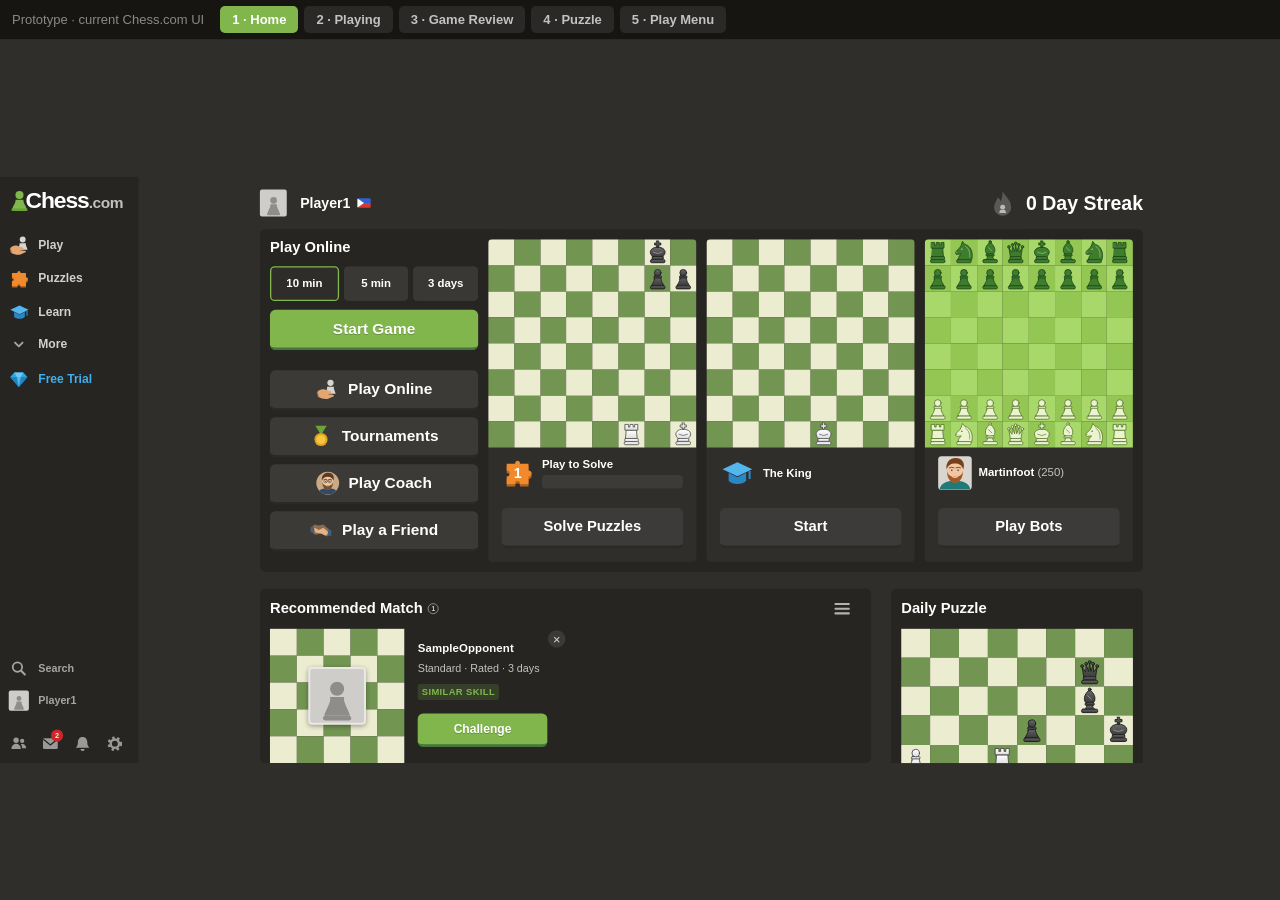
<file: chesscom-current.html>
<!doctype html>
<html lang="en">
<head>
<meta charset="utf-8">
<meta name="viewport" content="width=device-width,initial-scale=1">
<title>Chess.com Current UI – HCI Prototype (Task 1)</title>
<style>
:root{
  --bg:#302e2b; --panel:#262522; --deep:#21201d; --btn:#3c3a37; --btn-edge:#2b2a28;
  --green:#81b64c; --gedge:#45753c; --muted:#c3c2c1; --dim:#989795;
  --light:#ebecd0; --dark:#739552;
}
*{box-sizing:border-box;margin:0;padding:0}
html,body{height:100%;overflow:hidden;background:#161512;color:#fff;
  font-family:"Segoe UI","Helvetica Neue",Arial,sans-serif;-webkit-font-smoothing:antialiased}
button{font:inherit;color:inherit;border:0;background:none;cursor:pointer}
svg{display:block}

/* ---------- prototype chrome (outside the Chess.com UI) ---------- */
#protobar{position:fixed;top:0;left:0;right:0;height:40px;background:#161512;border-bottom:1px solid #2a2927;
  display:flex;align-items:center;gap:6px;padding:0 12px;font-size:13px;z-index:10}
#protobar .tag{color:#8b8987;margin-right:10px}
#protobar button{padding:6px 12px;border-radius:5px;background:#2a2927;color:#c3c2c1;font-weight:600}
#protobar button:hover{background:#3a3835}
#protobar button.on{background:#81b64c;color:#fff}
#note{margin-left:auto;color:#a7a6a4;opacity:0;transition:opacity .25s}
#note.show{opacity:1}
#view{position:fixed;top:40px;left:0;right:0;bottom:0;overflow:hidden;background:#302e2b}
#stage{position:absolute;left:0;top:0;width:1906px;height:873px;transform-origin:0 0;background:var(--bg);overflow:hidden}

/* ---------- sidebar ---------- */
.sidebar{position:absolute;left:0;top:0;width:206px;height:100%;background:var(--panel)}
.logo{position:absolute;left:14px;top:14px;height:42px;display:flex;align-items:center;cursor:pointer}
.logo .wm{font-size:34px;font-weight:800;letter-spacing:-1.6px;color:#fff;margin-left:-10px;position:relative;top:-1px}
.logo .wm small{font-size:23px;font-weight:600;color:#c3c2c1;letter-spacing:-.6px}
.sb-item{position:absolute;left:0;width:206px;height:46px;display:flex;align-items:center;gap:14px;padding-left:13px;
  font-size:18px;font-weight:700;color:#d2d1cf;cursor:pointer}
.sb-item:hover{background:rgba(255,255,255,.05);color:#fff}
.sb-item.blue span{color:#3fb0ee}
.sb-ico{width:30px;height:30px;display:grid;place-items:center;flex:none}
.sb-b{position:absolute;left:0;width:206px;height:40px;display:flex;align-items:center;gap:14px;padding-left:13px;
  font-size:16px;font-weight:600;color:#a7a6a4;cursor:pointer}
.sb-b:hover{color:#fff}
.sb-row{position:absolute;left:0;bottom:12px;width:206px;height:34px}
.sb-row a{position:absolute;top:2px;width:30px;height:30px;display:grid;place-items:center;cursor:pointer;opacity:.9}
.sb-row a:hover{opacity:1}
.badge{position:absolute;right:-4px;top:-6px;min-width:18px;height:18px;border-radius:9px;background:#e02828;color:#fff;
  font-size:11px;font-weight:700;display:grid;place-items:center}

/* ---------- avatars / small bits ---------- */
.av{background:#cfcdc9;border-radius:3px;display:grid;place-items:end center;overflow:hidden;flex:none}
.flag{display:inline-block;width:20px;height:14px;border-radius:2px;vertical-align:-2px;
  background:linear-gradient(#2f5fd0 0 50%,#d8392f 50% 100%);position:relative;overflow:hidden}
.flag::before{content:"";position:absolute;left:0;top:0;border-style:solid;border-width:7px 0 7px 10px;border-color:transparent transparent transparent #fff}
.bars{display:inline-flex;gap:2px;margin-left:6px;vertical-align:1px}
.bars i{width:4px;height:11px;border-radius:1px;background:#e8e7e5}
.bars i.off{background:#6a6967}

/* ---------- boards ---------- */
.board{position:relative;display:grid;grid-template-columns:repeat(8,1fr);grid-template-rows:repeat(8,1fr);user-select:none;flex:none}
.sq{position:relative}
.sq.l{background:var(--light)} .sq.d{background:var(--dark)}
.board.grass .sq.l{background:#a9d86a} .board.grass .sq.d{background:#93c653}
.sq .pc{position:absolute;inset:0;width:100%;height:100%;pointer-events:none}
.sq .rk,.sq .fl{position:absolute;font-weight:700;font-size:var(--cf,14px);line-height:1;pointer-events:none}
.sq .rk{left:.38em;top:.34em} .sq .fl{right:.32em;bottom:.28em}
.sq.l .rk,.sq.l .fl{color:var(--dark)} .sq.d .rk,.sq.d .fl{color:var(--light)}
.sq.hl.l{background:#f5f682} .sq.hl.d{background:#b9ca43}
.sq .dot{position:absolute;left:34%;top:34%;width:32%;height:32%;border-radius:50%;background:rgba(0,0,0,.14);pointer-events:none}
.sq .ring{position:absolute;inset:0;background:radial-gradient(circle,transparent 0,transparent 63%,rgba(0,0,0,.14) 64%);pointer-events:none}
.board.live .sq{cursor:pointer}
.sq .bdg{position:absolute;right:-9px;top:-11px;z-index:3;width:30px;height:30px;border-radius:50%;background:#fa412d;
  color:#fff;font-weight:700;font-size:15px;display:grid;place-items:center;box-shadow:0 1px 3px rgba(0,0,0,.35);pointer-events:none}
.board .over{position:absolute;inset:0;pointer-events:none;z-index:2}

/* ---------- generic buttons / panels ---------- */
.gbtn{background:var(--green);border-bottom:4px solid var(--gedge);border-radius:8px;color:#fff;font-weight:700;
  text-shadow:0 2px 0 rgba(0,0,0,.2);display:flex;align-items:center;justify-content:center}
.gbtn:hover{filter:brightness(1.07)}
.gbtn:active{transform:translateY(2px);border-bottom-width:2px}
.mbtn{background:var(--btn);border-bottom:4px solid var(--btn-edge);border-radius:8px;font-weight:700;display:flex;
  align-items:center;justify-content:center;gap:14px;color:#fff;text-align:center}
.mbtn:hover{background:#464441}
.mbtn:active{transform:translateY(2px);border-bottom-width:2px}
.pnl{position:absolute;background:var(--panel);border-radius:8px;overflow:hidden}

/* ---------- Screen 1: home ---------- */
.main{position:absolute;left:206px;top:0;right:0;bottom:0}
.scroll{overflow-y:scroll}
.scroll::-webkit-scrollbar{width:18px}
.scroll::-webkit-scrollbar-track{background:#2a2927}
.scroll::-webkit-scrollbar-thumb{background:#7d7c7a;border:3px solid #2a2927;border-radius:7px}
.home-wrap{margin-left:181px;width:1315px;padding-bottom:30px}
.home-head{height:78px;display:flex;align-items:center;padding-top:0;position:relative}
.home-head .uname{font-size:21px;font-weight:700;margin-left:20px;margin-right:10px}
.streak{position:absolute;right:0;top:0;height:78px;display:flex;align-items:center;gap:14px;font-size:29px;font-weight:700}
.big{position:relative;height:510px;background:var(--panel);border-radius:8px;padding:15px;display:flex;gap:15px}
.po{width:310px;flex:none}
.po h2{font-size:22px;font-weight:700;height:30px;line-height:24px;margin-bottom:10px}
.tc{display:flex;gap:7px;margin-bottom:13px}
.tc button{height:52px;border-radius:7px;background:#3a3835;font-weight:600;font-size:17px;border:2px solid transparent}
.tc button:nth-child(1){width:103px;margin-right:0}.tc button:nth-child(2){width:97px}.tc button:nth-child(3){width:97px}
.tc button.on{border-color:var(--green);background:#2f2d2a}
.po .start{width:310px;height:60px;font-size:23px;margin-bottom:30px}
.po .mbtn{width:310px;height:60px;font-size:23px;margin-bottom:10px}
.hcard{width:310px;height:480px;background:#302e2b;border-radius:6px;overflow:hidden;flex:none;position:relative}
.hcard .board{width:310px;height:310px}
.hcard .row{display:flex;align-items:center;gap:10px;padding:0 20px;height:76px;margin-top:0}
.hcard .row .t{font-size:17px;font-weight:600}
.hcard .row .t small{font-weight:400;color:#c3c2c1;font-size:17px}
.hcard .prog{height:20px;width:210px;background:#3d3b39;border-radius:6px;margin-top:6px}
.hcard .mbtn{position:absolute;left:20px;top:400px;width:270px;height:60px;font-size:22px;background:#3d3b39}
.sec-row{display:flex;gap:30px;margin-top:25px}
.sec{background:var(--panel);border-radius:8px;padding:15px;position:relative}
.sec h3{font-size:22px;font-weight:700;height:30px;display:flex;align-items:center;gap:8px}
.sec h3 .n{width:16px;height:16px;border-radius:50%;border:1.5px solid #bbb;font-size:10px;display:grid;place-items:center;font-weight:600;color:#ccc}
.rec{width:910px;height:260px}
.rec .menu{position:absolute;right:30px;top:17px;cursor:pointer;opacity:.9}
.rm{position:absolute;left:15px;top:60px;width:433px;height:200px;display:flex}
.rm .mini{width:200px;height:200px;display:grid;grid-template-columns:repeat(5,1fr);grid-template-rows:repeat(5,1fr);position:relative;flex:none}
.rm .mini i.l{background:var(--light)} .rm .mini i.d{background:var(--dark)}
.rm .mav{position:absolute;left:57px;top:57px;width:86px;height:86px;border-radius:6px;background:#cfcdc9;border:3px solid #e9e8e6;
  display:grid;place-items:end center;overflow:hidden;box-shadow:0 2px 8px rgba(0,0,0,.35)}
.rm .info{padding-left:20px;padding-top:20px;width:233px}
.rm .nm{font-size:17px;font-weight:600;letter-spacing:.01em;height:24px}
.rm .sub{font-size:16px;color:#c3c2c1;margin-top:6px}
.rm .tag{display:inline-block;margin-top:14px;padding:0 6px;height:24px;line-height:24px;font-size:14px;font-weight:700;
  letter-spacing:.04em;color:#81b64c;background:rgba(129,182,76,.18);border-radius:3px}
.rm .gbtn{width:193px;height:50px;font-size:18px;margin-top:20px;font-weight:600}
.rm .x{position:absolute;left:414px;top:2px;width:26px;height:26px;border-radius:50%;background:#3c3a37;display:grid;place-items:center;
  color:#ddd;font-size:19px;cursor:pointer;line-height:1}
.dp{width:375px;height:420px}
.dp .board{position:absolute;left:15px;top:60px;width:345px;height:345px;cursor:pointer}

/* ---------- game screens (2,3) ---------- */
.gcol{position:absolute}
.prow{display:flex;align-items:flex-start;height:50px}
.prow .info{padding:4px 0 0 12px;font-size:17px;font-weight:700;line-height:20px;flex:1}
.prow .info .r{font-weight:400;color:#c3c2c1}
.clock{height:50px;width:174px;border-radius:4px;display:flex;align-items:center;justify-content:flex-end;gap:14px;padding-right:14px;
  font-size:34px;font-weight:700;font-variant-numeric:tabular-nums;background:#262522;color:#85837f}
.clock.active{background:#fff;color:#262522}
.clock.white{color:#fff}
.clock.gray{background:#85837f;color:#3b3a38}
.clock svg{margin-right:auto;margin-left:14px}
.gear{position:absolute;opacity:.55;cursor:pointer}
.gpanel{left:1019px;top:15px;width:469px;height:833px;display:flex;flex-direction:column}
.gtabs{height:72px;display:flex;background:#21201d}
.gtabs div{flex:1;display:flex;flex-direction:column;align-items:center;justify-content:center;gap:3px;font-size:14px;font-weight:600;
  color:#bdbcba;cursor:pointer}
.gtabs div.on{color:#fff;background:#2b2a27}
.gtabs div:hover{color:#fff}
.subtabs{height:70px;display:flex;border-bottom:1px solid #3a3835;margin-bottom:0;position:relative}
.subtabs div{flex:1;display:grid;place-items:center;font-size:19px;font-weight:600;color:#c3c2c1;cursor:pointer;position:relative;padding-bottom:2px}
.subtabs div.on{color:#fff}
.subtabs div.on::after{content:"";position:absolute;left:0;right:0;bottom:-1px;height:3px;background:#d2d1cf}
.movehead{height:50px;display:flex;align-items:center;justify-content:space-between;padding:0 14px 0 19px;font-size:16px;font-weight:600;
  color:#c3c2c1;border-bottom:1px solid #353431}
.movelist{flex:1;overflow-y:auto}
.mrow{display:grid;grid-template-columns:54px 1fr 1fr;height:38px;align-items:center;font-size:17px;font-weight:700}
.mrow:nth-child(even){background:#292825}
.mrow .n{background:#21201d;color:#8b8987;text-align:center;height:100%;line-height:38px;font-weight:600}
.mrow .m{padding-left:18px;display:flex;align-items:center;gap:3px;height:100%;cursor:pointer}
.mrow .m:hover{background:#3a3835}
.mrow .m.cur{background:#454340}
.fig{display:inline-block;width:20px;height:20px}
.matchinfo{text-align:center;font-size:16px;line-height:26px;color:#c3c2c1;padding-bottom:18px}
.matchinfo b{color:#fff;font-weight:600}
.gbottom{height:140px;background:#2b2a27;padding:20px 20px 0;display:flex;flex-direction:column;gap:0}
.ctrls{display:flex;gap:8px;justify-content:center;height:60px}
.ctrls button{width:79px;height:60px;border-radius:7px;background:#3d3b39;border-bottom:4px solid #2b2a28;display:grid;place-items:center}
.ctrls button:hover{background:#4a4845}
.ctrls button.big{width:79px;background:#4b4947}
.gfoot{display:flex;align-items:center;gap:20px;margin-top:20px;padding:0 0 0 0;font-size:17px;font-weight:600;color:#c3c2c1;position:relative}
.gfoot span{display:flex;align-items:center;gap:6px;cursor:pointer}
.gfoot span:hover{color:#fff}
.gfoot .flip{position:absolute;right:2px;top:-3px}

/* review */
.evalbar{position:absolute;left:233px;top:78px;width:37px;height:700px;background:#403d39;border-radius:2px;color:#fff;font-size:11px;font-weight:700}
.evalbar span{position:absolute;left:11px;top:6px}
.rhead{height:60px;flex:none;display:flex;align-items:center;justify-content:center;gap:12px;font-size:21px;font-weight:700;position:relative;background:#262522}
.rhead .h{position:absolute;left:14px;top:16px}
.rhead .z{position:absolute;right:12px;top:17px}
.rscroll{flex:1;overflow-y:scroll;padding:30px 14px 0 30px}
.rscroll::-webkit-scrollbar{width:10px}
.rscroll::-webkit-scrollbar-track{background:transparent}
.rscroll::-webkit-scrollbar-thumb{background:#5a5856;border-radius:5px}
.coachrow{display:flex;align-items:flex-end;height:155px}
.bubble{background:#fff;color:#312e2b;font-size:18px;line-height:25px;font-weight:400;border-radius:8px;padding:19px 18px;width:301px;height:155px;position:relative;margin-left:0}
.bubble::before{content:"";position:absolute;left:-10px;bottom:54px;border:10px solid transparent;border-right-color:#fff;border-left:0}
.graph{margin-top:20px;width:396px;height:98px;border-radius:4px;overflow:hidden;background:#403d39}
.pl{display:grid;grid-template-columns:1fr 80px 52px 80px;padding-right:33px;margin-top:16px;text-align:center}
.pl .nm{font-size:15px;font-weight:700;height:26px}
.pl .lab{text-align:left;font-size:17px;font-weight:600;align-self:center;color:#e8e7e5}
.pl .box{width:80px;height:80px;border-radius:4px;background:#d3d1cd;display:grid;place-items:end center;overflow:hidden}
.pl .box.g{outline:3px solid var(--green);outline-offset:-3px}
.pl .acc{width:80px;height:45px;border-radius:4px;display:grid;place-items:center;font-size:20px;font-weight:700;background:#403d39}
.pl .acc.w{background:#fff}
.hr{height:1px;background:#3d3b39;margin:20px 0 0}
.stat{display:grid;grid-template-columns:1fr 66px 66px 66px;height:50px;align-items:center;margin-right:33px;font-size:17px;font-weight:600;
  color:#e8e7e5}
.stat .c{text-align:center;font-size:18px;font-weight:700}
.stat .ic{display:grid;place-items:center}
.rfoot{padding:8px 14px 24px 30px;background:#262522;flex:none}
.rfoot .gbtn{width:409px;height:80px;font-size:28px}

/* ---------- Screen 4: puzzle ---------- */
.ppanel{left:1094px;top:15px;width:394px;height:833px;display:flex;flex-direction:column}
.phead{height:90px;background:#21201d;flex:none;display:flex;align-items:center;padding:0 22px;gap:14px;font-size:35px;font-weight:700;position:relative}
.phead .sp{margin-left:auto;display:flex;align-items:center;gap:30px}
.pbody{flex:1;padding:30px 30px 0;position:relative}
.pcoach{display:flex;align-items:flex-start}
.pbubble{background:#fff;color:#312e2b;border-radius:8px;padding:14px 16px 16px;width:278px;font-size:17.5px;line-height:25px;position:relative;margin-left:-18px;z-index:1}
.pbubble .t{display:flex;align-items:center;gap:12px;font-size:19px;margin-bottom:10px;font-weight:400}
.pbubble .t i{width:28px;height:28px;border:2px solid #9a9997;border-radius:5px;display:grid;place-items:center;flex:none;font-style:normal}
.pbubble .t i.ok{background:var(--green);border-color:var(--green);color:#fff;font-weight:700}
.pscore{margin-top:26px;font-size:31px;font-weight:700;line-height:36px}
.pbar{display:flex;align-items:center;gap:14px;margin-top:3px}
.pbar .bar{flex:1;height:20px;border-radius:7px;background:#3d3b39;overflow:hidden}
.pbar .bar i{display:block;height:100%;width:0;background:var(--green);transition:width .5s}
.pfoot{height:140px;background:#2b2a27;flex:none;padding:20px 30px 0;position:relative}
.pfoot .mbtn{width:334px;height:60px;font-size:21px;gap:12px}
.pfoot .row{position:absolute;left:30px;right:30px;top:98px;display:flex;align-items:center;gap:20px}
.pfoot .row svg{cursor:pointer;opacity:.85}

/* ---------- Screen 5: play menu ---------- */
.mpanel{left:973px;top:17px;width:519px;height:833px;background:#262522;border-radius:8px;overflow:hidden;position:absolute;display:flex;flex-direction:column}
.mhead{height:90px;flex:none;background:#21201d;display:flex;align-items:center;justify-content:center;gap:20px;font-size:37px;font-weight:700;z-index:2;
  box-shadow:0 2px 6px rgba(0,0,0,.3)}
.mlist{flex:1;overflow-y:scroll;padding:10px 30px 20px 30px}
.mlist::-webkit-scrollbar{width:10px}
.mlist::-webkit-scrollbar-thumb{background:#5a5856;border-radius:5px}
.mlist::-webkit-scrollbar-track{background:transparent}
.mitem{height:125px;margin-bottom:12px;border-radius:7px;background:#32312e;border-bottom:4px solid #272624;display:flex;align-items:center;
  padding:0 30px;gap:24px;cursor:pointer;width:446px}
.mitem:hover{background:#3d3b39}
.mitem .ico{width:64px;height:64px;display:grid;place-items:center;flex:none}
.mitem h4{font-size:28px;font-weight:700;line-height:34px}
.mitem p{font-size:18px;color:#c3c2c1;line-height:24px;margin-top:4px}
</style>
</head>
<body>

<svg width="0" height="0" style="position:absolute" aria-hidden="true"><defs>
  <linearGradient id="gw" x1="0" y1="0" x2="0" y2="1"><stop offset="0" stop-color="#ffffff"/><stop offset="1" stop-color="#dcdcdc"/></linearGradient>
  <linearGradient id="gb" x1="0" y1="0" x2="0" y2="1"><stop offset="0" stop-color="#6b6b6b"/><stop offset="1" stop-color="#383838"/></linearGradient>
</defs></svg>

<div id="protobar">
  <span class="tag">Prototype · current Chess.com UI</span>
  <button data-go="home">1 · Home</button>
  <button data-go="play">2 · Playing</button>
  <button data-go="review">3 · Game Review</button>
  <button data-go="puzzle">4 · Puzzle</button>
  <button data-go="menu">5 · Play Menu</button>
  <span id="note"></span>
</div>
<div id="view"><div id="stage"></div></div>

<script>
/* =====================================================================
   Chess pieces (inline SVG, drawn in-code — no images, no external assets)
   ===================================================================== */
const PAL_GRASS = {
  w:{f:'#eaf5cf',s:'#55702a',d:'#55702a'},
  b:{f:'#3f7d2e',s:'#1d4519',d:'#9fd07a'}
};
function pieceSVG(t,c,pal){
  const P = pal ? pal[c] : (c==='w'
    ? {f:'url(#gw)',s:'#474747',d:'#474747'}
    : {f:'url(#gb)',s:'#1b1b1b',d:'#b0b0b0'});
  const base='<rect x="22" y="78" width="56" height="12" rx="5"/>';
  const S={
    p:`<path d="M37,52C37,46 41,45 42,42H58C59,45 63,46 63,52C63,62 70,68 74,78H26C30,68 37,62 37,52Z"/>
       <rect x="35" y="40" width="30" height="8" rx="4"/><circle cx="50" cy="28" r="13"/>${base}`,
    r:`<path d="M31,34H69L72,68H28Z"/>
       <path d="M26,12H38V22H44V12H56V22H62V12H74V34H26Z"/>
       <rect x="24" y="66" width="52" height="12" rx="3"/>${base}`,
    n:`<path d="M28,78C28,66 34,62 40,56L24,58C18,58 16,52 20,46L34,32L40,22L44,8L54,20C68,22 82,38 82,62C82,70 80,74 80,78Z"/>${base}`,
    b:`<path d="M50,10C66,24 72,38 66,52C64,56 58,58 50,58C42,58 36,56 34,52C28,38 34,24 50,10Z"/>
       <circle cx="50" cy="10" r="5"/>
       <rect x="34" y="56" width="32" height="9" rx="4.5"/>
       <path d="M40,65C40,72 36,76 30,80H70C64,76 60,72 60,65Z"/>${base}`,
    q:`<path d="M30,70L24,32L36,50L38,24L46,48L50,18L54,48L62,24L64,50L76,32L70,70Z"/>
       <circle cx="24" cy="29" r="5"/><circle cx="38" cy="21" r="5"/><circle cx="50" cy="15" r="5"/>
       <circle cx="62" cy="21" r="5"/><circle cx="76" cy="29" r="5"/>
       <rect x="28" y="66" width="44" height="11" rx="5"/>${base}`,
    k:`<path d="M50,30C72,30 84,44 76,58C74,62 70,64 70,70H30C30,64 26,62 24,58C16,44 28,30 50,30Z"/>
       <path d="M46,6H54V14H62V22H54V30H46V22H38V14H46Z"/>
       <rect x="28" y="66" width="44" height="11" rx="5"/>${base}`
  }[t];
  const D={
    p:'', r:'', b:`<path d="M44,32L56,44" />`,
    n:`<circle cx="42" cy="38" r="3" fill="${P.d}" stroke="none"/><circle cx="22" cy="50" r="2" fill="${P.d}" stroke="none"/><path d="M56,26C70,36 74,52 72,68"/>`,
    q:'', k:`<path d="M34,50Q50,60 66,50"/>`
  }[t];
  return `<svg class="pc" viewBox="0 0 100 100"><g fill="${P.f}" stroke="${P.s}" stroke-width="3" stroke-linejoin="round" stroke-linecap="round">${S}</g>`+
         `<g fill="none" stroke="${P.d}" stroke-width="2.4" stroke-linecap="round">${D}</g></svg>`;
}

/* =====================================================================
   Chessboard (HTML/CSS grid + pseudo-legal selection / movement)
   ===================================================================== */
const START='rnbqkbnr/pppppppp/8/8/8/8/PPPPPPPP/RNBQKBNR';
const FILES='abcdefgh';
function parseFEN(fen){
  return fen.split('/').map(row=>{const a=[];for(const ch of row){
    if(/\d/.test(ch)) for(let i=0;i<+ch;i++)a.push(null);
    else a.push({t:ch.toLowerCase(),c:ch===ch.toUpperCase()?'w':'b'});}return a;});
}
const clone=g=>g.map(r=>r.map(p=>p?{...p}:null));
const sqName=(r,f)=>FILES[f]+(8-r);
const sqPos=n=>[8-(+n[1]),FILES.indexOf(n[0])];

class Board{
  constructor(host,o){
    this.host=host; this.o=Object.assign({coords:true,interactive:true,turn:'w',cf:14,paint:{},hl:[],badge:null,arrows:[],pal:null,cls:''},o);
    this.g=parseFEN(this.o.fen); this.turn=this.o.turn; this.sel=null; this.mv=[]; this.last=this.o.hl.map(sqPos);
    this.hist=[{g:clone(this.g),last:this.last,san:null}]; this.vi=0;
    this.draw();
    host.addEventListener('click',e=>{
      const s=e.target.closest('.sq'); if(!s||!this.o.interactive||this.vi!==this.hist.length-1)return;
      this.click(+s.dataset.r,+s.dataset.f);
    });
  }
  moves(r,f){
    const g=this.g,p=g[r][f],out=[]; if(!p)return out;
    const inb=(a,b)=>a>=0&&a<8&&b>=0&&b<8;
    const slide=(dr,df)=>{let a=r+dr,b=f+df;while(inb(a,b)){const q=g[a][b];if(!q)out.push([a,b]);else{if(q.c!==p.c)out.push([a,b]);break}a+=dr;b+=df}};
    const step=(dr,df)=>{const a=r+dr,b=f+df;if(inb(a,b)){const q=g[a][b];if(!q||q.c!==p.c)out.push([a,b])}};
    const R=[[1,0],[-1,0],[0,1],[0,-1]],B=[[1,1],[1,-1],[-1,1],[-1,-1]];
    switch(p.t){
      case 'p':{const d=p.c==='w'?-1:1,st=p.c==='w'?6:1;
        if(inb(r+d,f)&&!g[r+d][f]){out.push([r+d,f]);if(r===st&&!g[r+2*d][f])out.push([r+2*d,f])}
        for(const df of[-1,1]){const a=r+d,b=f+df;if(inb(a,b)&&g[a][b]&&g[a][b].c!==p.c)out.push([a,b])}break}
      case 'n':[[1,2],[2,1],[-1,2],[-2,1],[1,-2],[2,-1],[-1,-2],[-2,-1]].forEach(([a,b])=>step(a,b));break;
      case 'k':for(let a=-1;a<=1;a++)for(let b=-1;b<=1;b++)if(a||b)step(a,b);break;
      case 'b':B.forEach(([a,b])=>slide(a,b));break;
      case 'r':R.forEach(([a,b])=>slide(a,b));break;
      case 'q':R.concat(B).forEach(([a,b])=>slide(a,b));break;
    }
    return out;
  }
  click(r,f){
    const p=this.g[r][f];
    if(this.sel){
      const hit=this.mv.find(m=>m[0]===r&&m[1]===f);
      if(hit){this.move(this.sel[0],this.sel[1],r,f);return}
    }
    if(p&&p.c===this.turn&&!(this.sel&&this.sel[0]===r&&this.sel[1]===f)){this.sel=[r,f];this.mv=this.moves(r,f)}
    else{this.sel=null;this.mv=[]}
    this.draw();
  }
  move(r,f,a,b){
    const p=this.g[r][f],cap=!!this.g[a][b];
    let san=(p.t==='p'?(cap?FILES[f]+'x':''):p.t.toUpperCase()+(cap?'x':''))+sqName(a,b);
    this.g[a][b]=p;this.g[r][f]=null;
    if(p.t==='p'&&(a===0||a===7)){p.t='q';san+='=Q'}
    const mover=this.turn;
    this.last=[[r,f],[a,b]];this.turn=mover==='w'?'b':'w';this.sel=null;this.mv=[];
    this.hist.push({g:clone(this.g),last:this.last,san,c:mover});this.vi=this.hist.length-1;
    this.draw();
    if(this.o.onMove)this.o.onMove(san,mover,this);
  }
  view(i){
    i=Math.max(0,Math.min(this.hist.length-1,i));this.vi=i;
    this.g=clone(this.hist[i].g);this.last=this.hist[i].last;this.sel=null;this.mv=[];this.draw();
  }
  draw(){
    const o=this.o,h=this.host;
    h.className='board'+(o.interactive?' live':'')+(o.cls?' '+o.cls:'');h.style.setProperty('--cf',o.cf+'px');
    let s='';
    for(let r=0;r<8;r++)for(let f=0;f<8;f++){
      const n=sqName(r,f),light=(r+f)%2===0,p=this.g[r][f];
      const isHl=this.last.some(m=>m[0]===r&&m[1]===f)||(this.sel&&this.sel[0]===r&&this.sel[1]===f);
      const paint=o.paint[n]?` style="background:${o.paint[n]}"`:'';
      let inner='';
      if(o.coords&&f===0)inner+=`<span class="rk">${8-r}</span>`;
      if(o.coords&&r===7)inner+=`<span class="fl">${FILES[f]}</span>`;
      if(p)inner+=pieceSVG(p.t,p.c,o.pal);
      const m=this.mv.find(m=>m[0]===r&&m[1]===f);
      if(m)inner+=p?'<span class="ring"></span>':'<span class="dot"></span>';
      if(o.badge&&o.badge.sq===n)inner+=`<span class="bdg">${o.badge.t}</span>`;
      s+=`<div class="sq ${light?'l':'d'}${isHl&&!o.paint[n]?' hl':''}" data-r="${r}" data-f="${f}"${paint}>${inner}</div>`;
    }
    if(o.arrows.length){
      s+=`<svg class="over" viewBox="0 0 800 800" preserveAspectRatio="none">`+o.arrows.map(a=>arrowPoly(a)).join('')+`</svg>`;
    }
    h.innerHTML=s;
  }
}
function arrowPoly({from,to,color}){
  const q=100,[r1,f1]=sqPos(from),[r2,f2]=sqPos(to);
  const x1=(f1+.5)*q,y1=(r1+.5)*q,x2=(f2+.5)*q,y2=(r2+.5)*q;
  const dx=x2-x1,dy=y2-y1,L=Math.hypot(dx,dy),ux=dx/L,uy=dy/L,px=-uy,py=ux;
  const w=11,hw=24,hl=42,sx=x1+ux*28,sy=y1+uy*28,tx=x2+ux*10,ty=y2+uy*10,bx=tx-ux*hl,by=ty-uy*hl;
  const pts=[[sx+px*w,sy+py*w],[bx+px*w,by+py*w],[bx+px*hw,by+py*hw],[tx,ty],[bx-px*hw,by-py*hw],[bx-px*w,by-py*w],[sx-px*w,sy-py*w]];
  return `<polygon points="${pts.map(p=>p.join(',')).join(' ')}" fill="${color}" opacity=".85"/>`;
}

/* =====================================================================
   Icons / illustrations (all inline SVG)
   ===================================================================== */
const sv=(s,vb,inner,extra='')=>`<svg width="${s}" height="${s}" viewBox="${vb}" ${extra}>${inner}</svg>`;
const I={
  pawn:(s=30,fill='#a8a7a5')=>sv(s,'0 0 40 40',`<circle cx="20" cy="11" r="6" fill="${fill}"/><path d="M14,18H26C25,23 29,27 31,34H9C11,27 15,23 14,18Z" fill="${fill}"/><rect x="8" y="34" width="24" height="4" rx="2" fill="${fill}"/>`),
  play:(s=34)=>sv(s,'0 0 40 40',`<circle cx="26" cy="9" r="5.5" fill="#d6d5d2"/><path d="M20,16H32C31,20 34,23 35,28H17C18,23 21,20 20,16Z" fill="#d6d5d2"/>
    <path d="M3,25C6,21 12,19 17,21L26,24C28,25 28,27 26,28L21,29L30,30C32,30 33,32 31,33L22,37C16,38 10,37 5,34Z" fill="#e1a672"/><path d="M3,25L5,34" stroke="#b9794a" stroke-width="2"/>`),
  puzzle:(s=40,n)=>sv(s,'0 0 40 40',`<path d="M6,12H16C16,7 22,7 22,12H32V20C37,20 37,27 32,27V36H22C22,31 16,31 16,36H6V27C11,27 11,20 6,20Z" fill="#b8661c"/>
    <path d="M6,9H16C16,4 22,4 22,9H32V17C37,17 37,24 32,24V33H22C22,28 16,28 16,33H6V24C11,24 11,17 6,17Z" fill="#f08a2c"/>`+
    (n?`<circle cx="9" cy="9" r="8" fill="#fff" opacity="0"/><text x="19" y="26" font-size="17" font-weight="700" fill="#fff" text-anchor="middle" font-family="Segoe UI,Arial">${n}</text>`:'')),
  cap:(s=40)=>sv(s,'0 0 40 40',`<path d="M10,19V28C14,33 26,33 30,28V19L20,24Z" fill="#2b86c4"/><path d="M20,7L37,15L20,23L3,15Z" fill="#53b6ee"/><path d="M34,17V26" stroke="#2b86c4" stroke-width="2.4"/>`),
  gem:(s=30)=>sv(s,'0 0 40 40',`<path d="M11,7H29L37,16L20,36L3,16Z" fill="#2ea6e6"/><path d="M11,7L16,16H24L29,7Z" fill="#6cc8f6"/><path d="M3,16H37L20,36Z" fill="#1f86c2"/><path d="M16,16L20,36L24,16" fill="#52b9ee"/>`),
  medal:(s=34)=>sv(s,'0 0 40 40',`<path d="M10,2L20,18L30,2Z" fill="#6aa337"/><circle cx="20" cy="26" r="11.5" fill="#e3a21c"/><circle cx="20" cy="26" r="8" fill="#f6c63f"/>`),
  hand:(s=34)=>sv(s,'0 0 40 40',`<path d="M2,16L9,10L16,12L24,10L38,22L31,31L22,26L10,28L2,22Z" fill="#8c6a4a"/><path d="M6,14L16,20L24,16L34,24L28,30L20,26L10,24Z" fill="#e6b184"/><path d="M2,14H8V24H2Z" fill="#41607f"/><path d="M32,20H38V30H32Z" fill="#41607f"/>`),
  flame:(s=40)=>sv(s,'0 0 40 40',`<path d="M20,3C23,11 32,15 32,26C32,33 27,38 20,38C13,38 8,33 8,26C8,20 11,18 13,12C16,14 17,16 17,18C19,14 20,9 20,3Z" fill="#5b5956"/><circle cx="20" cy="26" r="3.5" fill="#bdbbb7"/><path d="M15,34C16,29 18,29 18,30H22C22,29 24,29 25,34Z" fill="#bdbbb7"/>`),
  chev:(s=16,col='#a8a7a5')=>sv(s,'0 0 16 16',`<path d="M3,6L8,11L13,6" fill="none" stroke="${col}" stroke-width="2.4" stroke-linecap="round" stroke-linejoin="round"/>`),
  search:(s=26)=>sv(s,'0 0 26 26',`<circle cx="11" cy="11" r="7" fill="none" stroke="#a7a6a4" stroke-width="2.6"/><path d="M16.500,16.500L22,22" stroke="#a7a6a4" stroke-width="3" stroke-linecap="round"/>`),
  friends:(s=26)=>sv(s,'0 0 26 26',`<circle cx="9" cy="8" r="4" fill="#a7a6a4"/><path d="M2,21C2,15 6,13 9,13C12,13 16,15 16,21Z" fill="#a7a6a4"/><circle cx="18" cy="9" r="3.200" fill="#a7a6a4"/><path d="M16,14C20,12 24,15 24,20H18C18,17 17,15 16,14Z" fill="#a7a6a4"/>`),
  mail:(s=26)=>sv(s,'0 0 26 26',`<rect x="2" y="5" width="22" height="16" rx="2" fill="#a7a6a4"/><path d="M2.500,6.500L13,15L23.500,6.500" fill="none" stroke="#262522" stroke-width="2"/>`),
  bell:(s=26)=>sv(s,'0 0 26 26',`<path d="M13,3C8,3 6,7 6,11C6,15 5,17 3,19H23C21,17 20,15 20,11C20,7 18,3 13,3Z" fill="#a7a6a4"/><path d="M10,21C10,23 11.500,24 13,24C14.500,24 16,23 16,21Z" fill="#a7a6a4"/>`),
  gear:(s=26,c='#a7a6a4')=>sv(s,'0 0 26 26',`<circle cx="13" cy="13" r="8.800" fill="none" stroke="${c}" stroke-width="4" stroke-dasharray="3.600 3.700"/><circle cx="13" cy="13" r="6.200" fill="none" stroke="${c}" stroke-width="3.600"/>`),
  stopwatch:(s=28)=>sv(s,'0 0 28 28',`<circle cx="14" cy="16" r="10" fill="none" stroke="currentColor" stroke-width="2.600"/><path d="M14,16V10M10,3H18M14,3V6" stroke="currentColor" stroke-width="2.600" stroke-linecap="round"/>`),
  plusbox:(s=28)=>sv(s,'0 0 28 28',`<rect x="3" y="3" width="22" height="22" rx="4" fill="currentColor"/><path d="M14,8V20M8,14H20" stroke="#21201d" stroke-width="3" stroke-linecap="round"/>`),
  checker:(s=28)=>sv(s,'0 0 28 28',`<rect x="3" y="3" width="22" height="22" rx="3" fill="currentColor"/><g fill="#21201d"><rect x="7" y="3" width="4.500" height="4.500"/><rect x="16" y="3" width="4.500" height="4.500"/><rect x="3" y="7.500" width="4.500" height="4.500"/><rect x="11.500" y="7.500" width="4.500" height="4.500"/><rect x="20" y="7.500" width="5" height="4.500"/><rect x="7" y="12" width="4.500" height="4.500"/><rect x="16" y="12" width="4.500" height="4.500"/><rect x="3" y="16.500" width="4.500" height="4.500"/><rect x="11.500" y="16.500" width="4.500" height="4.500"/><rect x="20" y="16.500" width="5" height="4.500"/></g>`),
  players:(s=28)=>sv(s,'0 0 28 28',`<circle cx="10" cy="9" r="5" fill="currentColor"/><path d="M1,24C1,16 6,15 10,15C14,15 19,16 19,24Z" fill="currentColor"/><circle cx="20" cy="10" r="3.800" fill="currentColor"/><path d="M18,15C23,13 27,17 27,23H21C21,19 20,16 18,15Z" fill="currentColor"/>`),
  info:(s=18)=>sv(s,'0 0 18 18',`<rect x="1" y="1" width="16" height="16" rx="3" fill="#a8a7a5"/><rect x="8" y="7" width="2.400" height="6" fill="#262522"/><circle cx="9.200" cy="4.600" r="1.400" fill="#262522"/>`),
  first:(s=26)=>sv(s,'0 0 26 26',`<rect x="3" y="5" width="3.500" height="16" fill="#c3c2c1"/><path d="M22,5V21L9,13Z" fill="#c3c2c1"/>`),
  prev:(s=26)=>sv(s,'0 0 26 26',`<path d="M17,4L8,13L17,22" fill="none" stroke="#c3c2c1" stroke-width="3.400" stroke-linecap="round" stroke-linejoin="round"/>`),
  next:(s=26)=>sv(s,'0 0 26 26',`<path d="M9,4L18,13L9,22" fill="none" stroke="#c3c2c1" stroke-width="3.400" stroke-linecap="round" stroke-linejoin="round"/>`),
  last:(s=26)=>sv(s,'0 0 26 26',`<rect x="19.500" y="5" width="3.500" height="16" fill="#c3c2c1"/><path d="M4,5V21L17,13Z" fill="#c3c2c1"/>`),
  playbtn:(s=30)=>sv(s,'0 0 30 30',`<path d="M8,4L25,15L8,26Z" fill="#c3c2c1"/>`),
  flag:(s=22)=>sv(s,'0 0 22 22',`<path d="M5,3V19M5,4H18L15,8.500L18,13H5" fill="#c3c2c1" stroke="#c3c2c1" stroke-width="2.200" stroke-linecap="round" stroke-linejoin="round"/>`),
  flip:(s=26)=>sv(s,'0 0 26 26',`<path d="M4,10V7C4,5 5,4 7,4H18M18,4L14,1M18,4L14,7M22,16V19C22,21 21,22 19,22H8M8,22L12,19M8,22L12,25" fill="none" stroke="#c3c2c1" stroke-width="2.400" stroke-linecap="round" stroke-linejoin="round"/>`),
  clock:(s=26)=>sv(s,'0 0 26 26',`<circle cx="13" cy="13" r="10" fill="none" stroke="currentColor" stroke-width="2.600"/><path d="M13,7V13L17,15" fill="none" stroke="currentColor" stroke-width="2.600" stroke-linecap="round"/>`),
  heart:(s=26)=>sv(s,'0 0 26 26',`<path d="M13,22C5,16 3,12 3,9C3,6 5,4 8,4C10,4 12,5 13,7C14,5 16,4 18,4C21,4 23,6 23,9C23,12 21,16 13,22Z" fill="none" stroke="#c3c2c1" stroke-width="2.400" stroke-linejoin="round"/>`),
  reviewic:(s=30)=>sv(s,'0 0 30 30',`<circle cx="15" cy="15" r="13" fill="#81b64c"/><circle cx="15" cy="15" r="9.500" fill="none" stroke="#fff" stroke-width="1.600"/><path d="M15,9L16.800,13.300L21.500,13.600L17.900,16.600L19,21L15,18.600L11,21L12.100,16.600L8.500,13.600L13.200,13.300Z" fill="#fff"/>`),
  zoom:(s=26)=>sv(s,'0 0 26 26',`<circle cx="11" cy="11" r="8" fill="none" stroke="#c3c2c1" stroke-width="2.400"/><path d="M17,17L23,23" stroke="#c3c2c1" stroke-width="3" stroke-linecap="round"/><path d="M11,7V15M7,11H15" stroke="#c3c2c1" stroke-width="2.200" stroke-linecap="round"/>`),
  back:(s=26)=>sv(s,'0 0 26 26',`<path d="M22,13H5M12,5L4,13L12,21" fill="none" stroke="#c3c2c1" stroke-width="3" stroke-linecap="round" stroke-linejoin="round"/>`),
  speaker:(s=26)=>sv(s,'0 0 26 26',`<path d="M3,10H8L14,5V21L8,16H3Z" fill="#a8a7a5"/><path d="M18,9C20,11 20,15 18,17" fill="none" stroke="#a8a7a5" stroke-width="2.400" stroke-linecap="round"/>`),
  layers:(s=26)=>sv(s,'0 0 26 26',`<path d="M13,3L24,8L13,13L2,8Z" fill="#a8a7a5"/><path d="M3,12L13,17L23,12M3,16L13,21L23,16" fill="none" stroke="#a8a7a5" stroke-width="2.200" stroke-linejoin="round"/>`),
  bulb:(s=26)=>sv(s,'0 0 26 26',`<path d="M13,3C8.500,3 6,6.500 6,10C6,13 8,14.500 9,17H17C18,14.500 20,13 20,10C20,6.500 17.500,3 13,3Z" fill="#c3c2c1"/><rect x="9.500" y="18.500" width="7" height="2.600" rx="1.300" fill="#c3c2c1"/><rect x="10.500" y="22" width="5" height="2" rx="1" fill="#c3c2c1"/>`),
  bolt:(s=56)=>sv(s,'0 0 56 56',`<path d="M32,2L10,32H25L20,54L46,22H30Z" fill="#f7c631"/><path d="M32,2L25,32H30L20,54" fill="#f1a41d"/>`),
  robot:(s=56)=>sv(s,'0 0 56 56',`<rect x="7" y="6" width="42" height="34" rx="6" fill="#d4e2ef"/><rect x="11" y="10" width="34" height="26" rx="3" fill="#8fb4d6"/><circle cx="21" cy="21" r="3" fill="#1e3a56"/><circle cx="35" cy="21" r="3" fill="#1e3a56"/><path d="M20,28Q28,34 36,28" fill="none" stroke="#1e3a56" stroke-width="2.600" stroke-linecap="round"/><rect x="24" y="40" width="8" height="6" fill="#aebfce"/><rect x="14" y="46" width="28" height="5" rx="2.500" fill="#d4e2ef"/>`),
  cube:(s=56)=>sv(s,'0 0 56 56',`<path d="M28,4L50,15V40L28,52L6,40V15Z" fill="#6aa337"/><path d="M28,4L50,15L28,26L6,15Z" fill="#9bd05a"/><path d="M28,26V52L6,40V15Z" fill="#5a9230"/><path d="M28,26L50,15V40L28,52Z" fill="#79b543"/><circle cx="28" cy="15" r="2.400" fill="#fff"/><path d="M14,28L20,31M14,36L20,39M36,31L42,28M36,39L42,36" stroke="#fff" stroke-width="3" stroke-linecap="round"/>`)
};
function coachSVG(s,kind){
  const k=kind==='bot'
    ? {hair:'#7a3f1d',beard:'#a35a28',shirt:'#1f7a78',glasses:false}
    : {hair:'#5a3a22',beard:'#76502e',shirt:'#2f4b6b',glasses:true};
  return sv(s,'8 4 84 96',`
    <path d="M6,100C8,80 28,74 50,74C72,74 92,80 94,100Z" fill="${k.shirt}"/>
    <rect x="42" y="62" width="16" height="16" fill="#d7a37c"/>
    <ellipse cx="50" cy="44" rx="23" ry="27" fill="#f1c8a2"/>
    <path d="M26,42C22,18 40,8 52,9C70,9 80,22 74,42C70,30 62,25 50,25C38,25 30,30 26,42Z" fill="${k.hair}"/>
    <path d="M27,46C27,68 38,80 50,80C62,80 73,68 73,46C70,58 64,62 50,62C36,62 30,58 27,46Z" fill="${k.beard}"/>
    <path d="M42,62Q50,67 58,62" stroke="#f1c8a2" stroke-width="3.200" fill="none" stroke-linecap="round"/>
    <circle cx="41" cy="44" r="2.200" fill="#2a2a2a"/><circle cx="59" cy="44" r="2.200" fill="#2a2a2a"/>
    <path d="M34,37Q41,34 47,37M53,37Q59,34 66,37" stroke="${k.hair}" stroke-width="2.600" fill="none" stroke-linecap="round"/>
    ${k.glasses?'<circle cx="41" cy="44" r="7" fill="none" stroke="#222" stroke-width="2"/><circle cx="59" cy="44" r="7" fill="none" stroke="#222" stroke-width="2"/><path d="M48,44H52" stroke="#222" stroke-width="2"/>':''}`);
}
const avatar=(s,r=3)=>`<div class="av" style="width:${s}px;height:${s}px;border-radius:${r}px">${I.pawn(s*0.82,'#8e8d8a')}</div>`;
const flagEl='<span class="flag"></span>';
const barsEl=(n=4)=>`<span class="bars">${[0,1,2,3].map(i=>`<i class="${i<n?'':'off'}"></i>`).join('')}</span>`;
function badge(col,inner,s=28){return `<svg width="${s}" height="${s}" viewBox="0 0 28 28"><circle cx="14" cy="14" r="13" fill="${col}"/>${inner}</svg>`}
const T=(txt)=>`<text x="14" y="19.500" text-anchor="middle" font-size="15" font-weight="700" fill="#fff" font-family="Segoe UI,Arial">${txt}</text>`;
const REV_ICONS={
  Great:badge('#749bbf',T('!')), Book:badge('#a88865','<path d="M6,9C9,8 12,9 14,11C16,9 19,8 22,9V20C19,19 16,20 14,22C12,20 9,19 6,20Z" fill="#fff"/><path d="M14,11V22" stroke="#a88865" stroke-width="1.400"/>'),
  Brilliant:badge('#26c2a3',T('!!')), Best:badge('#81b64c','<path d="M14,5L16.600,11L23,11.500L18.200,15.800L19.600,22L14,18.800L8.400,22L9.800,15.800L5,11.500L11.400,11Z" fill="#fff"/>'),
  Excellent:badge('#81b64c','<path d="M8,15L8,22H11V15ZM12.500,22H19C20,22 21,21 21,20L22,15C22,14 21,13 20,13H16L17,9C17,8 16,7 15,7L12.500,13Z" fill="#fff"/>'),
  Good:badge('#95b776','<path d="M7,14L12,19L21,9" stroke="#fff" stroke-width="3.200" fill="none" stroke-linecap="round" stroke-linejoin="round"/>'),
  Inaccuracy:badge('#f7c631',T('?!')), Mistake:badge('#ffa459',T('?')), Miss:badge('#ff7769','<path d="M8,8L20,20M20,8L8,20" stroke="#fff" stroke-width="3.200" stroke-linecap="round"/>'),
  Blunder:badge('#fa412d',T('??'))
};

/* =====================================================================
   Shared sidebar
   ===================================================================== */
function sidebar(off=0){
  const it=(top,icon,label,go,cls='')=>`<a class="sb-item ${cls}" style="top:${top+off}px" ${go?`data-go="${go}"`:`data-note="${label} isn’t one of the five reference screens"`}><span class="sb-ico">${icon}</span><span>${label}</span></a>`;
  return `<div class="sidebar">
    <div class="logo" data-go="home">${sv(34,'0 0 34 34','<circle cx="15" cy="9" r="6" fill="#81b64c"/><path d="M9,16H21C20,20 24,24 26,30H4C6,24 10,20 9,16Z" fill="#81b64c"/><rect x="3" y="29" width="24" height="4" rx="2" fill="#6aa337"/>')}
      <span class="wm">Chess<small>.com</small></span></div>
    ${it(75,I.play(32),'Play','menu')}
    ${it(125,sv(32,'0 0 40 40',I.puzzle(40).replace(/<\/?svg[^>]*>/g,'')),'Puzzles','puzzle')}
    ${it(175,I.cap(32),'Learn',null)}
    ${it(223,I.chev(18),'More',null)}
    ${it(275,I.gem(30),'Free Trial',null,'blue')}
    <a class="sb-b" style="top:${712}px" data-note="Search isn’t one of the five reference screens"><span class="sb-ico">${I.search(26)}</span><span>Search</span></a>
    <a class="sb-b" style="top:${760}px" data-note="Profile isn’t one of the five reference screens"><span class="sb-ico">${avatar(30)}</span><span>Player1</span></a>
    <div class="sb-row">
      <a style="left:13px" data-note="Friends isn’t one of the five reference screens">${I.friends()}</a>
      <a style="left:60px" data-note="Messages isn’t one of the five reference screens">${I.mail()}<span class="badge">2</span></a>
      <a style="left:108px" data-note="Notifications isn’t one of the five reference screens">${I.bell()}</a>
      <a style="left:156px" data-note="Settings isn’t one of the five reference screens">${I.gear()}</a>
    </div>
  </div>`;
}

/* =====================================================================
   SCREEN 1 — Home / Dashboard
   ===================================================================== */
function homeHTML(){
  const rec=[...Array(25)].map((_,i)=>`<i class="${((i%5)+Math.floor(i/5))%2===0?'l':'d'}"></i>`).join('');
  return `${sidebar(3)}
  <div class="main scroll"><div class="home-wrap">
    <div class="home-head">${avatar(40)}<span class="uname">Player1</span>${flagEl}
      <div class="streak">${I.flame(42)}<span>0 Day Streak</span></div></div>
    <div class="big">
      <div class="po">
        <h2>Play Online</h2>
        <div class="tc" id="tc"><button class="on">10 min</button><button>5 min</button><button>3 days</button></div>
        <button class="gbtn start" data-go="play">Start Game</button>
        <button class="mbtn" data-go="play">${I.play(34)}<span>Play Online</span></button>
        <button class="mbtn" data-note="Tournaments isn’t one of the five reference screens">${I.medal(34)}<span>Tournaments</span></button>
        <button class="mbtn" data-go="play"><span style="width:34px;height:34px;display:block;border-radius:50%;overflow:hidden;background:#caa987">${coachSVG(34,'coach')}</span><span>Play Coach</span></button>
        <button class="mbtn" data-go="menu">${I.hand(34)}<span>Play a Friend</span></button>
      </div>
      <div class="hcard"><div id="hb1"></div>
        <div class="row">${I.puzzle(52,'1')}<div><div class="t">Play to Solve</div><div class="prog"></div></div></div>
        <button class="mbtn" data-go="puzzle">Solve Puzzles</button></div>
      <div class="hcard"><div id="hb2"></div>
        <div class="row" style="padding-top:2px">${I.cap(52)}<div class="t" style="margin-left:2px">The King</div></div>
        <button class="mbtn" data-note="Learn isn’t one of the five reference screens">Start</button></div>
      <div class="hcard"><div id="hb3"></div>
        <div class="row"><span style="width:50px;height:50px;border-radius:5px;overflow:hidden;background:#d9d6cf;flex:none">${coachSVG(50,'bot')}</span>
          <div class="t">Martinfoot <small>(250)</small></div></div>
        <button class="mbtn" data-go="play">Play Bots</button></div>
    </div>
    <div class="sec-row">
      <div class="sec rec"><h3>Recommended Match <span class="n">1</span></h3>
        <span class="menu">${sv(26,'0 0 26 26','<path d="M3,6H23M3,13H23M3,20H23" stroke="#c3c2c1" stroke-width="3" stroke-linecap="round"/>')}</span>
        <div class="rm"><div class="mini">${rec}<div class="mav">${I.pawn(70,'#8e8d8a')}</div></div>
          <div class="info"><div class="nm">SampleOpponent</div><div class="sub">Standard · Rated · 3 days</div>
            <span class="tag">SIMILAR SKILL</span><br><button class="gbtn" data-go="play">Challenge</button></div>
          <span class="x" data-note="Dismiss isn’t part of the five reference screens">×</span></div>
      </div>
      <div class="sec dp"><h3>Daily Puzzle</h3><div id="hb4" data-go="puzzle"></div></div>
    </div>
  </div></div>`;
}
function homeInit(){
  new Board($('#hb1'),{fen:'6k1/6pp/8/8/8/8/8/5R1K',coords:false,interactive:false});
  new Board($('#hb2'),{fen:'8/8/8/8/8/8/8/4K3',coords:false,interactive:false});
  new Board($('#hb3'),{fen:START,coords:false,interactive:false,cls:'grass',pal:PAL_GRASS});
  new Board($('#hb4'),{fen:'8/6q1/6b1/4p2k/P2R4/8/8/6K1',coords:false,interactive:false});
  const b4=$('#hb4');b4.classList.add('board');
  $('#tc').addEventListener('click',e=>{const b=e.target.closest('button');if(!b)return;
    [...$('#tc').children].forEach(x=>x.classList.toggle('on',x===b));});
}

/* =====================================================================
   SCREEN 2 — Playing
   ===================================================================== */
let clockTimer=null;
const fmt=s=>`${Math.floor(s/60)}:${String(s%60).padStart(2,'0')}`;
function playHTML(){
  return `${sidebar()}
  <div class="gcol" style="left:279px;top:15px;width:700px">
    <div class="prow">${avatar(50)}<div class="info">SpainSample <span class="r">(194)</span> ${flagEl}${barsEl(4)}</div>
      <div class="clock" id="ckB">10:00</div></div>
    <div id="b2" style="width:700px;height:700px;margin-top:13px"></div>
    <div class="prow" style="margin-top:12px">${avatar(50)}<div class="info">Player1 <span class="r">(217)</span> ${flagEl}${barsEl(3)}</div>
      <div class="clock active" id="ckW">${I.clock(26)}<span id="ckWt">9:57</span></div></div>
    <span class="gear" style="left:719px;top:-1px">${I.gear(20,'#c3c2c1')}</span>
  </div>
  <div class="pnl gpanel">
    <div class="gtabs">
      <div class="on">${I.stopwatch()}<span>Play</span></div>
      <div data-go="menu">${I.plusbox()}<span>New Game</span></div>
      <div data-note="Games isn’t one of the five reference screens">${I.checker()}<span>Games</span></div>
      <div data-note="Players isn’t one of the five reference screens">${I.players()}<span>Players</span></div>
    </div>
    <div class="subtabs"><div class="on">Moves</div><div data-note="Chat isn’t shown in the reference screenshots">Chat</div><div data-note="Info isn’t shown in the reference screenshots">Info</div></div>
    <div class="movehead"><span>Starting Position</span>${I.info(18)}</div>
    <div class="movelist" id="moves"></div>
    <div class="matchinfo"><b>Player1</b> (217) vs. <b>SpainSample</b> (194) (10 min)<br>win +141 / draw -10 / lose -117</div>
    <div class="gbottom">
      <div class="ctrls"><button id="c1">${I.first()}</button><button id="c2">${I.prev()}</button><button class="big" id="c3">${I.playbtn()}</button><button id="c4">${I.next()}</button><button id="c5">${I.last()}</button></div>
      <div class="gfoot"><span data-note="Draw offers aren’t part of the prototype">½ Draw</span><span data-note="Abort isn’t part of the prototype">${I.flag(20)} Abort</span><span class="flip">${I.flip()}</span></div>
    </div>
  </div>`;
}
function playInit(){
  const clk={w:597,b:600,run:'w'};
  const paintClocks=()=>{
    $('#ckWt').textContent=fmt(clk.w);$('#ckB').textContent=fmt(clk.b);
    $('#ckW').classList.toggle('active',clk.run==='w');$('#ckB').classList.toggle('active',clk.run==='b');
    // keep the clock icon on the active clock only
    const ic=I.clock(26);
    const w=$('#ckW'),b=$('#ckB');
    w.innerHTML=(clk.run==='w'?ic:'')+`<span id="ckWt">${fmt(clk.w)}</span>`;
    b.innerHTML=(clk.run==='b'?ic:'')+`<span>${fmt(clk.b)}</span>`;
  };
  const rows=[];
  const renderMoves=(b)=>{
    const el=$('#moves');
    el.innerHTML=rows.map((r,i)=>`<div class="mrow"><div class="n">${i+1}</div>${[0,1].map(k=>{
      const m=r[k];if(!m)return '<div class="m"></div>';
      const idx=i*2+k+1;const letter=m.san[0];const fig=/[NBRQK]/.test(letter);
      return `<div class="m ${b.vi===idx?'cur':''}" data-vi="${idx}">${fig?`<span class="fig">${pieceSVG(letter.toLowerCase(),m.c)}</span>${m.san.slice(1)}`:m.san}</div>`}).join('')}</div>`).join('');
    el.scrollTop=el.scrollHeight;
  };
  const b=new Board($('#b2'),{fen:START,turn:'w',cf:15,hl:[],onMove:(san,c,bd)=>{
    if(c==='w'){rows.push([{san,c}])}else{rows[rows.length-1][1]={san,c}}
    clk.run=bd.turn;paintClocks();renderMoves(bd);
  }});
  paintClocks();
  $('#moves').addEventListener('click',e=>{const m=e.target.closest('[data-vi]');if(!m)return;b.view(+m.dataset.vi);renderMoves(b)});
  const nav=(f)=>()=>{b.view(f(b.vi));renderMoves(b)};
  $('#c1').onclick=nav(()=>0);$('#c2').onclick=nav(v=>v-1);$('#c4').onclick=nav(v=>v+1);$('#c5').onclick=nav(()=>1e9);
  $('#c3').onclick=nav(v=>v+1);
  clockTimer=setInterval(()=>{if(b.hist.length>1||true){clk[clk.run]=Math.max(0,clk[clk.run]-1);
    const t=clk.run==='w'?$('#ckWt'):null; paintClocks();}},1000);
}

/* =====================================================================
   SCREEN 3 — Game Analysis / Review
   ===================================================================== */
function reviewHTML(){
  const stat=(k,a,b)=>`<div class="stat"><span>${k}</span><span class="c" style="color:${COL[k]}">${a}</span><span class="ic">${REV_ICONS[k]}</span><span class="c" style="color:${COL[k]}">${b}</span></div>`;
  const COL={Great:'#749bbf',Book:'#a88865',Brilliant:'#26c2a3',Best:'#81b64c',Excellent:'#81b64c',Good:'#95b776',Inaccuracy:'#f7c631',Mistake:'#ffa459',Miss:'#ff7769',Blunder:'#fa412d'};
  const rows=[['Great',0,1],['Book',1,1],['Brilliant',0,0],['Best',0,0],['Excellent',0,0],['Good',0,0],['Inaccuracy',0,0],['Mistake',0,0],['Miss',0,0],['Blunder',2,0]];
  return `${sidebar()}
  <div class="evalbar"><span>M1</span></div>
  <div class="gcol" style="left:283px;top:15px;width:700px">
    <div class="prow">${avatar(50)}<div class="info">RivalSample <span class="r">(529)</span> ${flagEl}</div>
      <div class="clock white" style="width:170px">${I.clock(26)}<span>30:00</span></div></div>
    <div id="b3" style="width:700px;height:700px;margin-top:13px"></div>
    <div class="prow" style="margin-top:12px">${avatar(50)}<div class="info">Player1 <span class="r">(271)</span> ${flagEl}</div>
      <div class="clock gray" style="width:170px"><span>29:37</span></div></div>
    <span class="gear" style="left:726px;top:-1px">${I.gear(20,'#c3c2c1')}</span>
  </div>
  <div class="pnl gpanel" style="left:1023px;width:470px">
    <div class="rhead"><span class="h">${I.heart()}</span>${I.reviewic(30)}<span>Game Review</span><span class="z">${I.zoom()}</span></div>
    <div class="rscroll">
      <div class="coachrow"><div style="margin-right:-1px;margin-bottom:-6px;width:93px;height:95px;overflow:hidden;flex:none;margin-left:2px">${coachSVG(95,'coach')}</div>
        <div class="bubble">Getting mated out of the opening happens to everyone. With some opening review, we can make sure it doesn’t happen again!</div></div>
      <div class="graph"><svg width="396" height="98" viewBox="0 0 396 98">
        <rect width="396" height="98" fill="#403d39"/>
        <path d="M0,98V58C40,58 90,52 132,53C170,54 215,70 240,88C250,95 256,97 266,98Z" fill="#fff"/>
        <path d="M0,47H396" stroke="#8b8987" stroke-width="1.200" opacity=".7"/>
        <circle cx="132" cy="53" r="4.500" fill="#d9a441"/><circle cx="266" cy="96" r="3.500" fill="#fa412d"/></svg></div>
      <div class="pl"><span></span><span class="nm">Player1</span><span></span><span class="nm">RivalSample</span>
        <span class="lab">Players</span><span class="box">${I.pawn(66,'#9a9996')}</span><span></span><span class="box g">${I.pawn(66,'#9a9996')}</span></div>
      <div class="pl" style="margin-top:10px"><span class="lab">Accuracy</span><span class="acc w"></span><span></span><span class="acc">100.0</span></div>
      <div class="hr"></div>
      <div style="padding-top:2px">${rows.map(r=>stat(r[0],r[1],r[2])).join('')}</div>
    </div>
    <div class="rfoot"><button class="gbtn" data-note="Start Review would begin the move-by-move analysis (not one of the five reference screens)">Start Review</button></div>
  </div>`;
}
function reviewInit(){
  new Board($('#b3'),{
    fen:'rnbqkbnr/pppp1ppp/8/4p3/6P1/5P2/PPPPP2P/RNBQKBNR',turn:'b',cf:15,
    paint:{f2:'#b8693f',f3:'#f29a84',h4:'#c9a21d'},
    badge:{sq:'f3',t:'??'},
    arrows:[{from:'d8',to:'h4',color:'#e8825c'}]
  });
}

/* =====================================================================
   SCREEN 4 — Puzzle
   ===================================================================== */
function puzzleHTML(){
  return `${sidebar()}
  <div id="b4" style="position:absolute;left:224px;top:15px;width:830px;height:830px"></div>
  <span class="gear" style="left:1066px;top:19px">${I.gear(20,'#c3c2c1')}</span>
  <div class="pnl ppanel">
    <div class="phead"><span data-go="home" style="cursor:pointer;display:grid">${I.back(26)}</span>${I.puzzle(42,'1')}<span>Puzzles</span>
      <div class="sp">${I.speaker()}${I.layers()}</div></div>
    <div class="pbody">
      <div class="pcoach"><div style="width:80px;height:80px;margin-top:12px;overflow:hidden;flex:none">${coachSVG(88,'coach')}</div>
        <div class="pbubble"><div class="t"><i id="pchk"></i><span id="ptt">White to move</span></div>
          <div id="ptx">In this puzzle, it’s your turn as white and you can win in just one move! Can you make the move?</div></div></div>
      <div class="pscore" id="pscore">0</div>
      <div class="pbar"><div class="bar"><i id="pfill"></i></div>${I.puzzle(38,'2')}</div>
    </div>
    <div class="pfoot"><button class="mbtn" id="hint">${I.bulb(26)}<span>Hint</span></button>
      <div class="row">${I.gear(26,'#a7a6a4')}<span style="flex:1"></span>${I.prev(26)}${I.next(26)}</div></div>
  </div>`;
}
function puzzleInit(){
  let solved=false,hintSq=null;
  const b=new Board($('#b4'),{fen:'7k/6pp/8/8/8/8/8/5R1K',turn:'w',cf:17,hl:['g8','h8'],onMove:(san,c,bd)=>{
    // only the puzzle's solution, Rf8#, is accepted
    if(san==='Rf8'){
      solved=true;bd.o.interactive=false;
      $('#pchk').className='ok';$('#pchk').textContent='✓';$('#ptt').textContent='Checkmate!';
      $('#ptx').textContent='Rf8 is mate. Nice work!';$('#pscore').textContent='1';$('#pfill').style.width='50%';
      bd.last=[sqPos('f1'),sqPos('f8')];bd.draw();
    }else{
      $('#ptt').textContent='Not the move';$('#ptx').textContent='That isn’t the winning move. Try again!';
      setTimeout(()=>{bd.hist.pop();bd.g=clone(bd.hist[bd.hist.length-1].g);bd.last=bd.hist[bd.hist.length-1].last;bd.turn='w';bd.vi=bd.hist.length-1;bd.draw()},600);
    }
  }});
  $('#hint').onclick=()=>{ if(solved)return;
    b.sel=sqPos('f1');b.mv=b.moves(...b.sel);b.draw();
    $('#ptx').textContent='Look for a move that checkmates the king.'; };
}

/* =====================================================================
   SCREEN 5 — Play Chess / Navigation Menu
   ===================================================================== */
function menuHTML(){
  const items=[
    [I.bolt(56),'Play Online','Play vs a person of similar skill','play'],
    [I.robot(56),'Play Bots','Challenge a bot from Easy to Master','play'],
    [`<span style="width:60px;height:60px;border-radius:50%;overflow:hidden;background:#caa987;display:block">${coachSVG(60,'coach')}</span>`,'Play Coach','Learn as you play a game with Coach','play'],
    [I.hand(60),'Play a Friend','Invite a friend to a game of chess',null],
    [I.medal(60),'Tournaments','Join an Arena where anyone can win',null],
    [I.cube(56),'Chess Variants','Find fun new ways to play chess',null]
  ];
  return `${sidebar()}
  <div class="gcol" style="left:233px;top:17px;width:700px">
    <div class="prow"><div class="av" style="width:50px;height:50px;background:#1f1e1c"><svg width="50" height="50" viewBox="0 0 50 50"><circle cx="25" cy="19" r="9" fill="#4a4846"/><path d="M8,50C8,36 17,32 25,32C33,32 42,36 42,50Z" fill="#4a4846"/></svg></div>
      <div class="info" style="padding-top:3px">Opponent</div></div>
    <div id="b5" style="width:700px;height:700px;margin-top:13px"></div>
    <div class="prow" style="margin-top:12px">${avatar(50)}<div class="info" style="padding-top:11px">Player1 ${flagEl}</div></div>
  </div>
  <div class="mpanel">
    <div class="mhead">${I.play(50)}<span>Play Chess</span></div>
    <div class="mlist">${items.map(i=>`<div class="mitem" ${i[3]?`data-go="${i[3]}"`:`data-note="${i[1]} isn’t one of the five reference screens"`}>
      <span class="ico">${i[0]}</span><div><h4>${i[1]}</h4><p>${i[2]}</p></div></div>`).join('')}</div>
  </div>`;
}
function menuInit(){ new Board($('#b5'),{fen:START,turn:'w',cf:15}); }

/* =====================================================================
   Router, scaling, notes
   ===================================================================== */
const SCREENS={
  home:{html:homeHTML,init:homeInit},
  play:{html:playHTML,init:playInit},
  review:{html:reviewHTML,init:reviewInit},
  puzzle:{html:puzzleHTML,init:puzzleInit},
  menu:{html:menuHTML,init:menuInit}
};
let current=null;
function go(id){
  if(!SCREENS[id])id='home';
  clearInterval(clockTimer);
  current=id;
  $('#stage').innerHTML=SCREENS[id].html();
  SCREENS[id].init();
  document.querySelectorAll('#protobar button').forEach(b=>b.classList.toggle('on',b.dataset.go===id));
  if(location.hash!=='#'+id)history.replaceState(null,'','#'+id);
}
function $(s,r=document){return r.querySelector(s)}
let noteT;
function note(t){const n=$('#note');n.textContent=t;n.classList.add('show');clearTimeout(noteT);noteT=setTimeout(()=>n.classList.remove('show'),2600)}
document.addEventListener('click',e=>{
  const g=e.target.closest('[data-go]');
  if(g){go(g.dataset.go);return}
  const n=e.target.closest('[data-note]');
  if(n)note(n.dataset.note);
});
document.addEventListener('keydown',e=>{
  const k={1:'home',2:'play',3:'review',4:'puzzle',5:'menu'}[e.key];if(k)go(k);
});
function fit(){
  const v=$('#view'),w=v.clientWidth,h=v.clientHeight,s=Math.min(w/1906,h/873);
  $('#stage').style.transform=`translate(${(w-1906*s)/2}px,${(h-873*s)/2}px) scale(${s})`;
}
window.addEventListener('resize',fit);
fit();
go((location.hash||'#home').slice(1));
</script>
</body>
</html>
</file>
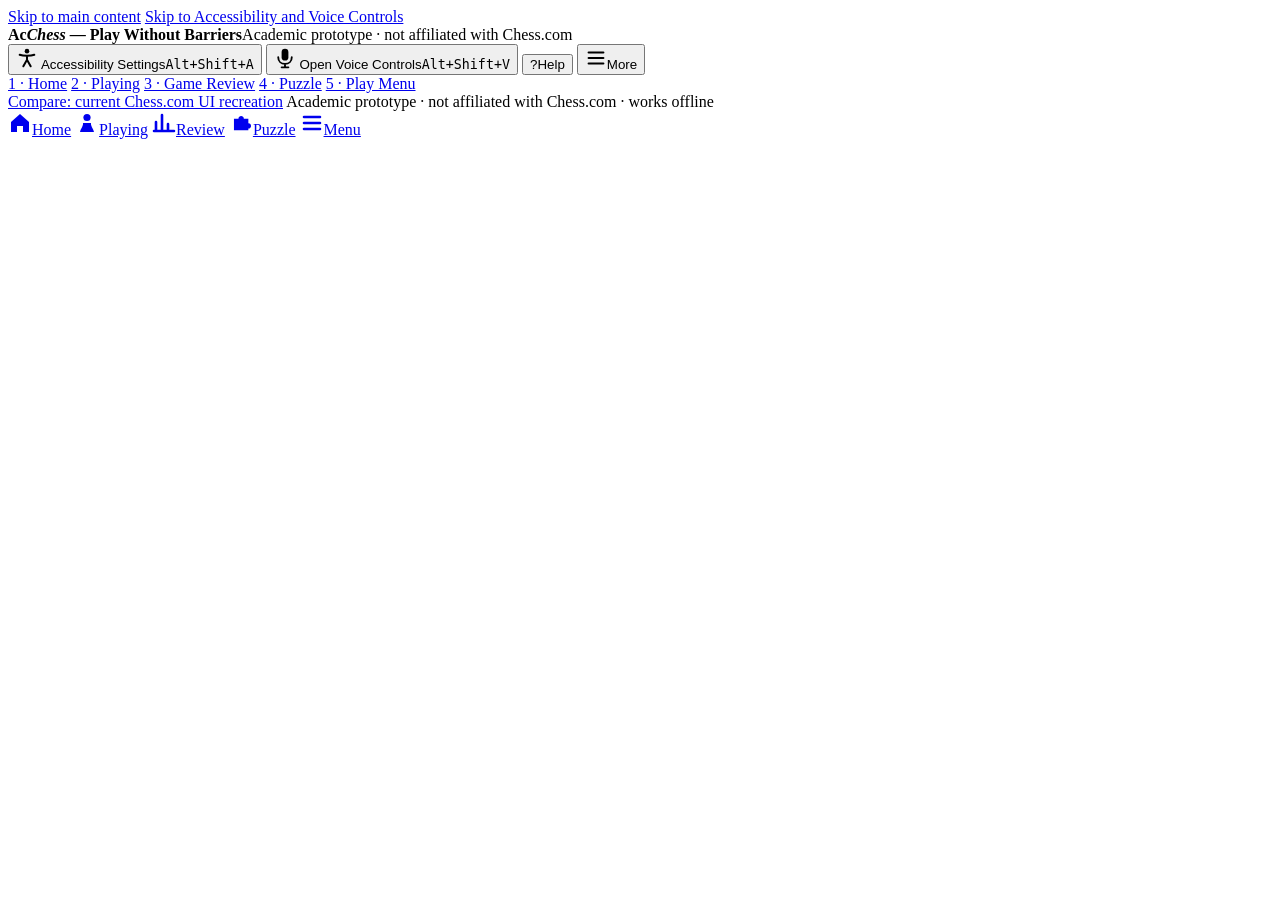
<file: src/body.html>
<!doctype html>
<html lang="en" data-contrast="normal" data-board="classic" data-focus="normal" data-motion="full" data-markers="enhanced">
<head>
<meta charset="utf-8">
<meta name="viewport" content="width=device-width,initial-scale=1,viewport-fit=cover">
<title>AcChess — Play Without Barriers (academic prototype)</title>
<meta name="description" content="An accessible, multimodal redesign of Chess.com. Proposed academic prototype; not an official Chess.com product.">
<style>
/*__CSS__*/
</style>
</head>
<body>
<nav class="skiplinks" aria-label="Skip links">
  <a class="skip" href="#main" id="skipLink">Skip to main content</a>
  <a class="skip" href="#a11yEntry" id="skipA11y">Skip to Accessibility and Voice Controls</a>
</nav>
<svg width="0" height="0" style="position:absolute" aria-hidden="true" focusable="false"><defs>
  <linearGradient id="gw" x1="0" y1="0" x2="0" y2="1"><stop offset="0" stop-color="#ffffff"/><stop offset="1" stop-color="#dcdcdc"/></linearGradient>
  <linearGradient id="gb" x1="0" y1="0" x2="0" y2="1"><stop offset="0" stop-color="#6b6b6b"/><stop offset="1" stop-color="#383838"/></linearGradient>
</defs></svg>

<header id="protobar">
  <div class="brand"><b>Ac<em>Chess</em><span class="brand-tag"> — Play Without Barriers</span></b><span>Academic prototype · not affiliated with Chess.com</span></div>
  <div class="a11y-entry" id="a11yEntry" role="group" aria-label="Accessibility and Voice Controls">
    <button type="button" id="btnA11y" class="pb pb-main" aria-haspopup="dialog" aria-expanded="false" aria-keyshortcuts="Alt+Shift+A">
      <svg width="22" height="22" viewBox="0 0 24 24" aria-hidden="true"><circle cx="12" cy="4.5" r="2.5" fill="currentColor"/><path d="M4,8.5C8,10 16,10 20,8.5M12,9.5V14M12,14L8,21M12,14L16,21" fill="none" stroke="currentColor" stroke-width="2.2" stroke-linecap="round" stroke-linejoin="round"/></svg>
      <span class="pb-t"><span class="pb-l">Accessibility </span>Settings</span><kbd class="pb-k">Alt+Shift+A</kbd></button>
    <button type="button" id="btnVoice" class="pb pb-main" aria-haspopup="dialog" aria-expanded="false" aria-keyshortcuts="Alt+Shift+V">
      <svg width="22" height="22" viewBox="0 0 26 26" aria-hidden="true"><rect x="9" y="2" width="8" height="14" rx="4" fill="currentColor"/><path d="M5,12C5,17 8.5,20 13,20C17.5,20 21,17 21,12M13,20V24M9,24H17" fill="none" stroke="currentColor" stroke-width="2.2" stroke-linecap="round"/></svg>
      <span class="pb-t"><span class="pb-l">Open </span>Voice<span class="pb-l"> Controls</span></span><kbd class="pb-k">Alt+Shift+V</kbd></button>
    <button type="button" id="btnHelp" class="pb" aria-label="Help and instructions">
      <span class="pb-q" aria-hidden="true">?</span><span class="pb-t">Help</span></button>
    <button type="button" id="btnMore" class="pb" aria-label="More options" aria-haspopup="dialog"><svg width="22" height="22" viewBox="0 0 24 24" aria-hidden="true"><path d="M4,6H20M4,12H20M4,18H20" stroke="currentColor" stroke-width="2.4" stroke-linecap="round"/></svg><span class="pb-t">More</span></button>
  </div>
</header>
<aside id="protostrip" aria-label="Prototype screens and notice">
  <nav id="screens" aria-label="Prototype screens">
    <a href="#home" data-s="home">1 · Home</a>
    <a href="#play" data-s="play">2 · Playing</a>
    <a href="#review" data-s="review">3 · Game Review</a>
    <a href="#puzzle" data-s="puzzle">4 · Puzzle</a>
    <a href="#menu" data-s="menu">5 · Play Menu</a>
  </nav>
  <a class="orig" href="chesscom-current.html">Compare: current Chess.com UI recreation</a>
  <span class="disc">Academic prototype · not affiliated with Chess.com · works offline</span>
  <div id="quickbar" role="group" aria-label="Quick settings"></div>
</aside>

<div id="app">
  <div id="sidebarHost"></div>
  <main id="main" tabindex="-1" aria-label="AcChess content"></main>
</div>

<nav id="bottomnav" aria-label="Primary">
    <a href="#home" data-s="home"><svg width="24" height="24" viewBox="0 0 24 24" aria-hidden="true"><path d="M3,11L12,3L21,11V21H15V15H9V21H3Z" fill="currentColor"/></svg><span>Home</span></a>
    <a href="#play" data-s="play"><svg width="24" height="24" viewBox="0 0 24 24" aria-hidden="true"><circle cx="12" cy="6.5" r="3.6" fill="currentColor"/><path d="M8,12H16C15.500,15 18,17 19,21H5C6,17 8.500,15 8,12Z" fill="currentColor"/></svg><span>Playing</span></a>
    <a href="#review" data-s="review" aria-label="Game Review"><svg width="24" height="24" viewBox="0 0 24 24" aria-hidden="true"><path d="M4,20V11M10,20V4M16,20V13M22,20H2" fill="none" stroke="currentColor" stroke-width="2.600" stroke-linecap="round"/></svg><span>Review</span></a>
    <a href="#puzzle" data-s="puzzle"><svg width="24" height="24" viewBox="0 0 24 24" aria-hidden="true"><path d="M4,8H9C9,4 15,4 15,8H20V13C24,13 24,19 20,19V21H4V8Z" fill="currentColor" transform="scale(.9) translate(1.5 .5)"/></svg><span>Puzzle</span></a>
    <a href="#menu" data-s="menu" aria-label="Play menu"><svg width="24" height="24" viewBox="0 0 24 24" aria-hidden="true"><path d="M4,6H20M4,12H20M4,18H20" fill="none" stroke="currentColor" stroke-width="2.600" stroke-linecap="round"/></svg><span>Menu</span></a>
</nav>
<div id="a11y" role="dialog" aria-modal="false" aria-labelledby="a11yT" hidden></div>
<section id="voicePanel" role="dialog" aria-modal="false" aria-labelledby="vpT" hidden></section>
<div id="live-polite" class="sr-only" role="status" aria-live="polite" aria-atomic="true"></div>
<div id="live-assertive" class="sr-only" role="alert" aria-live="assertive" aria-atomic="true"></div>

<script>
/*__JS__*/
</script>
</body>
</html>
</file>
